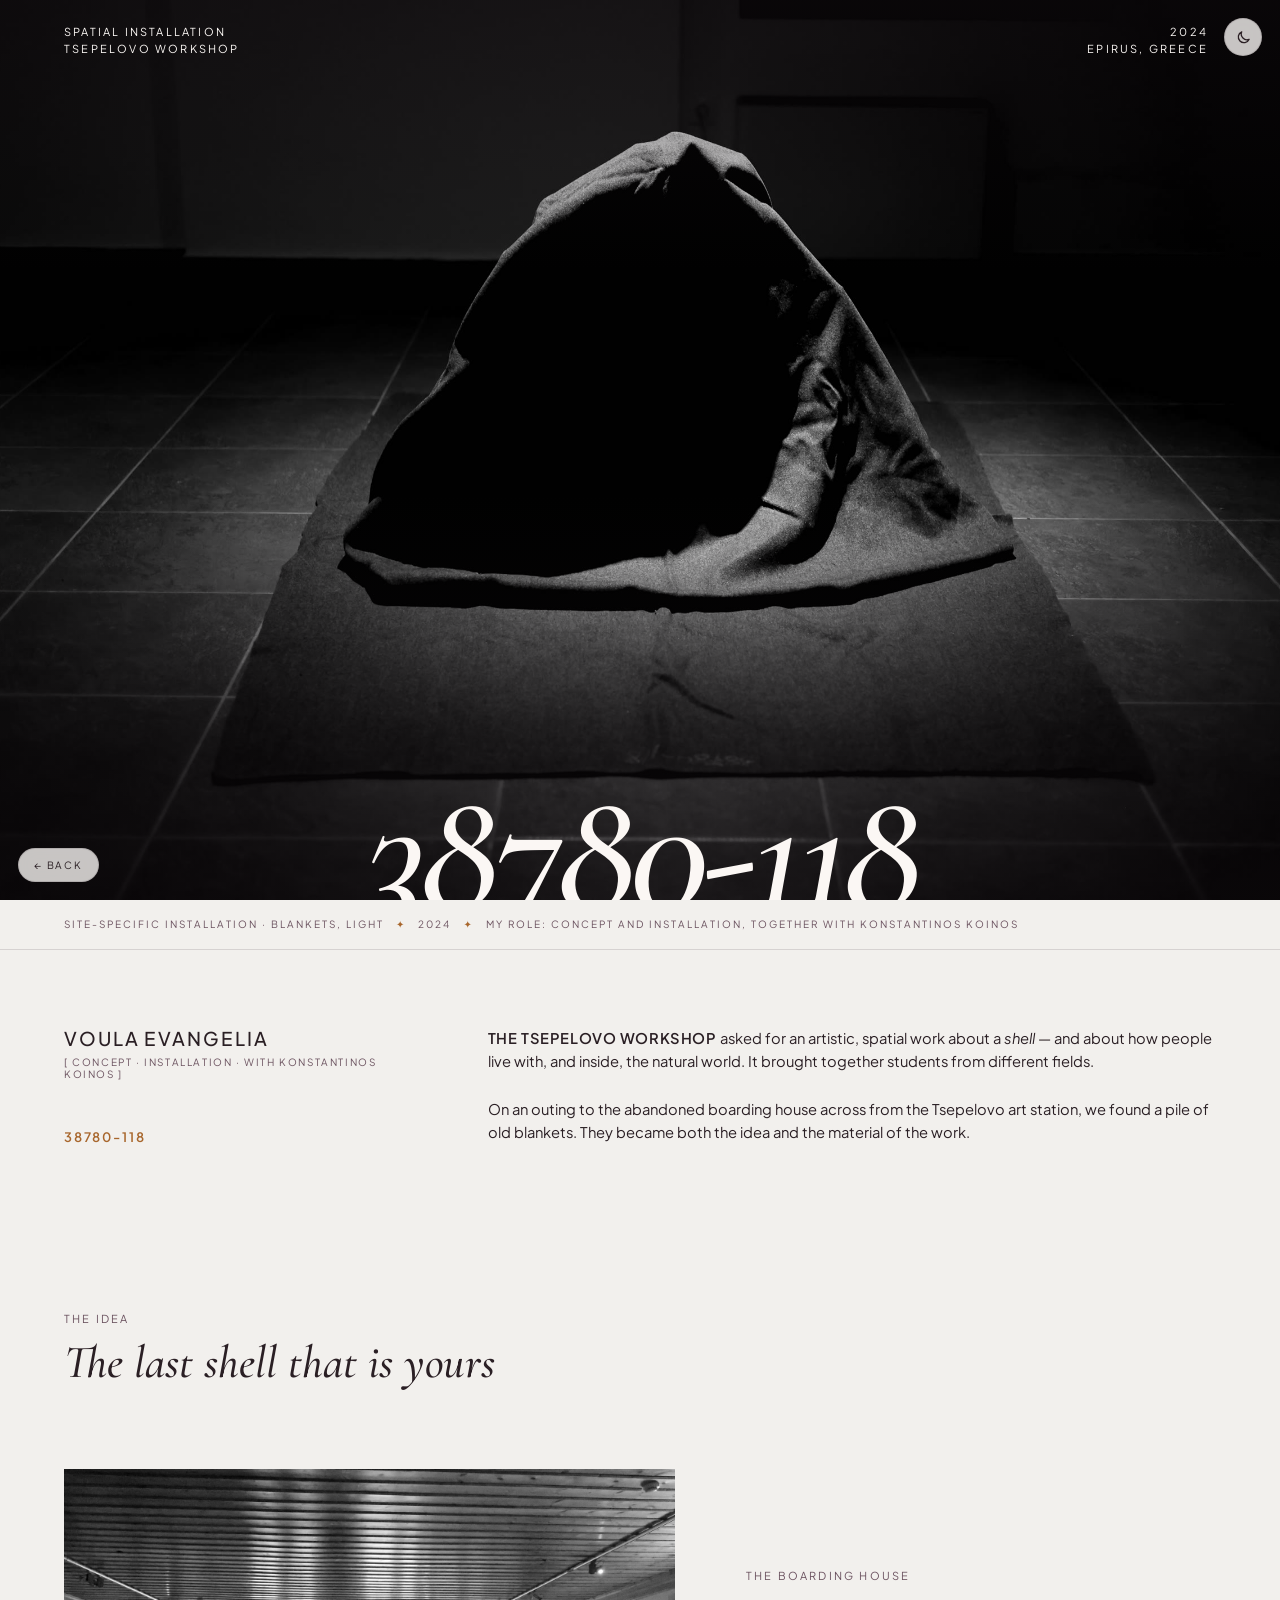
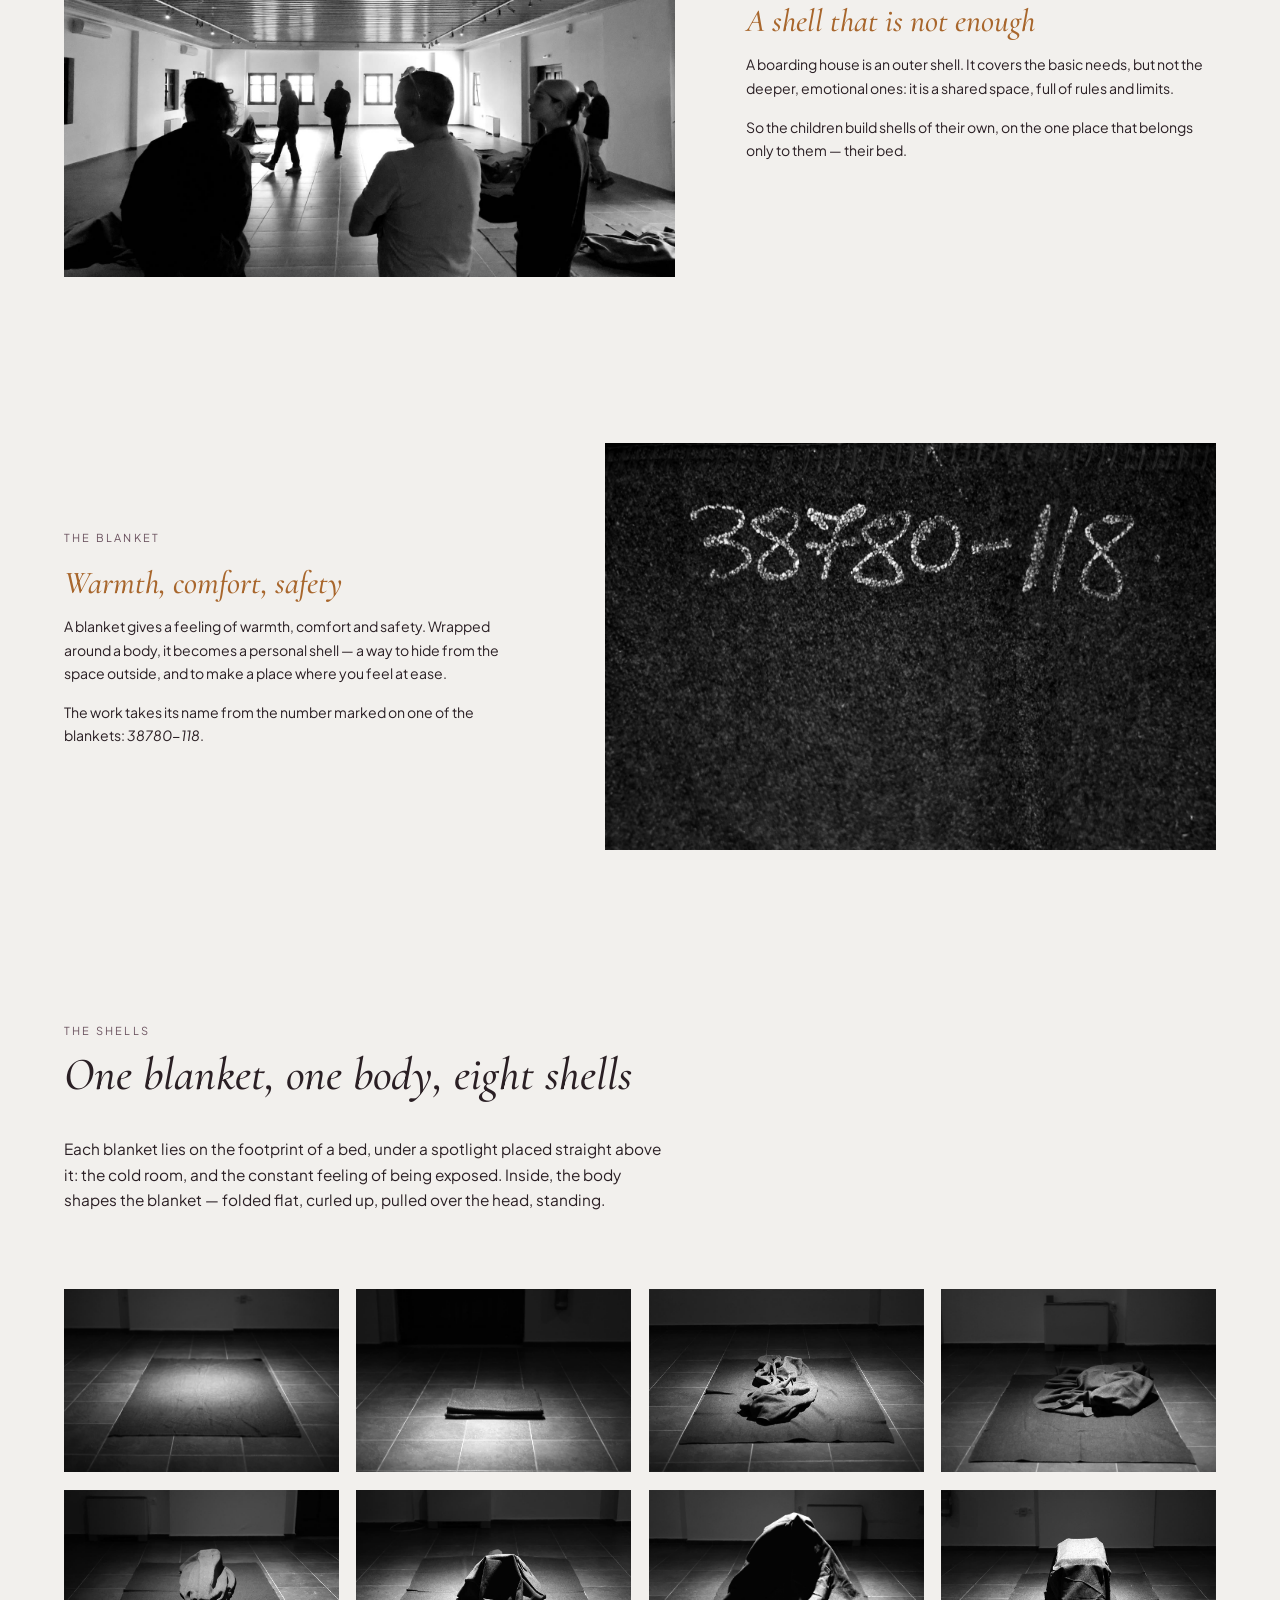
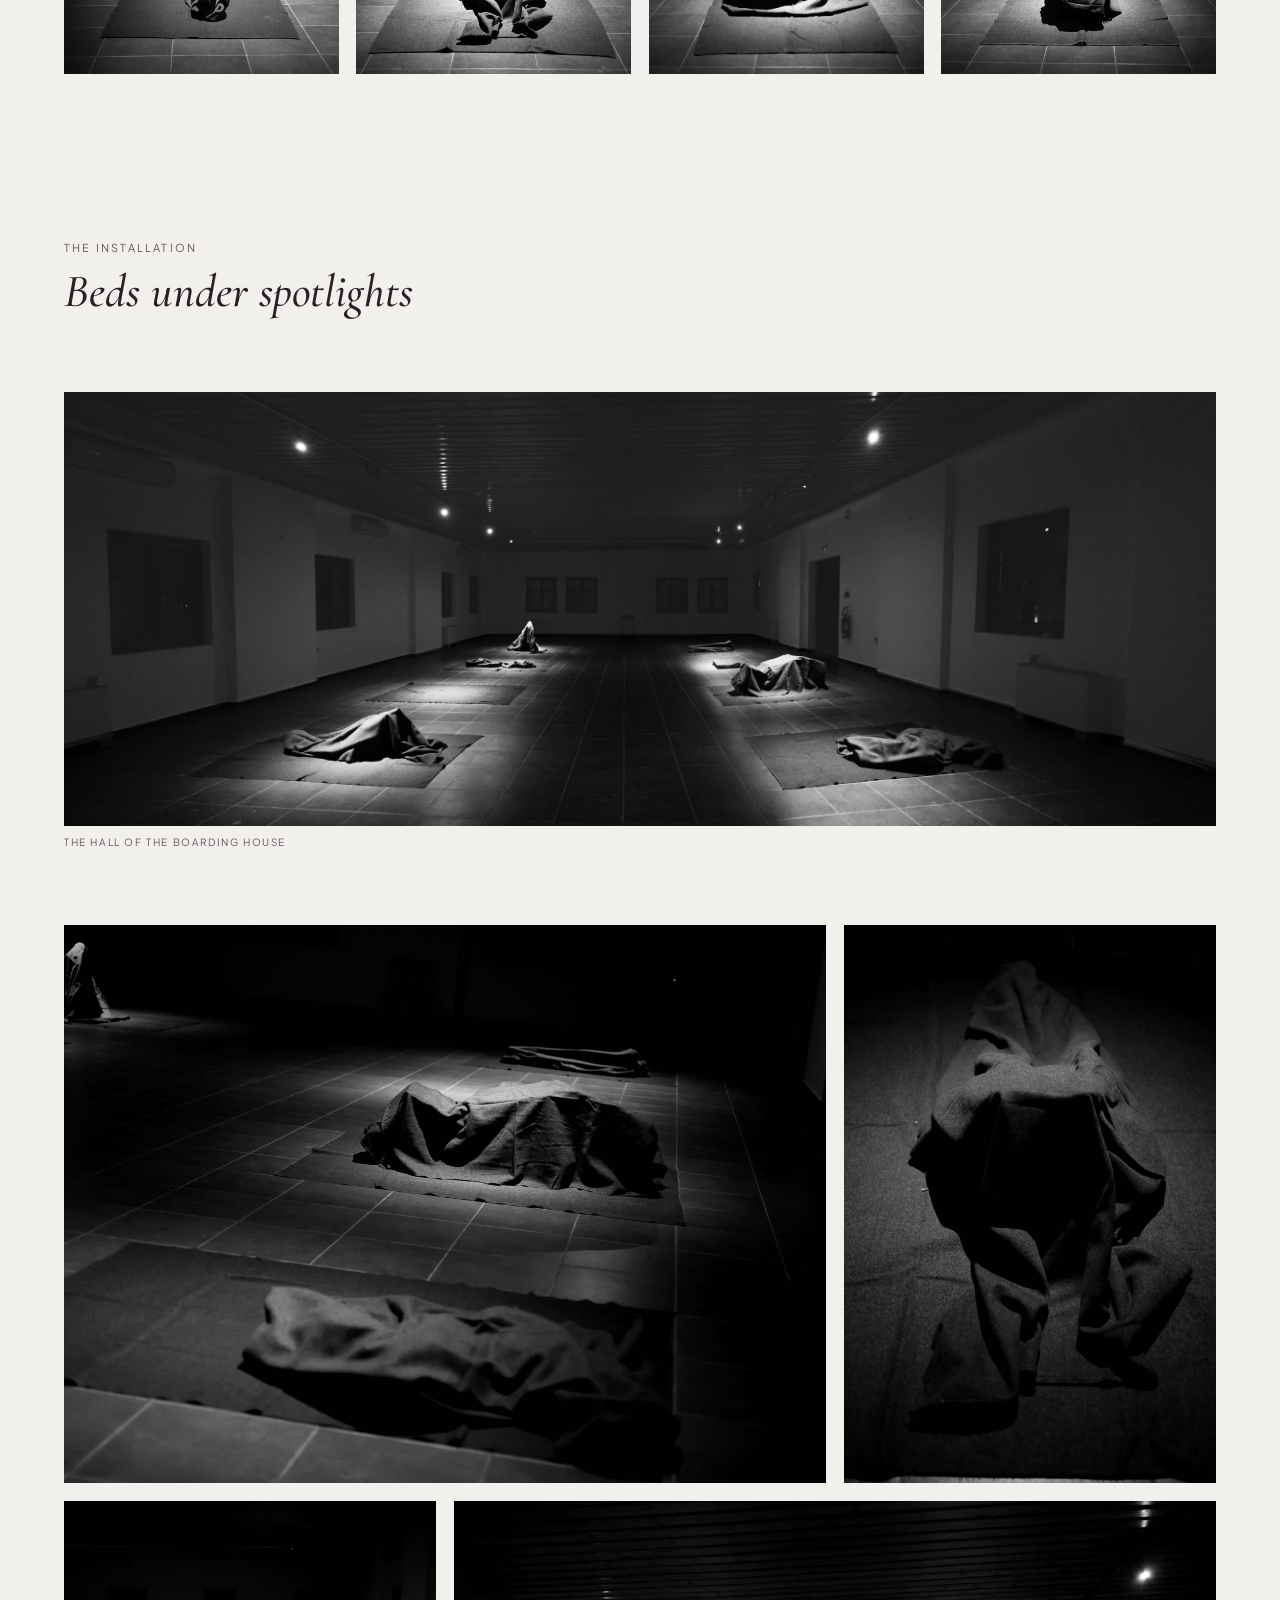
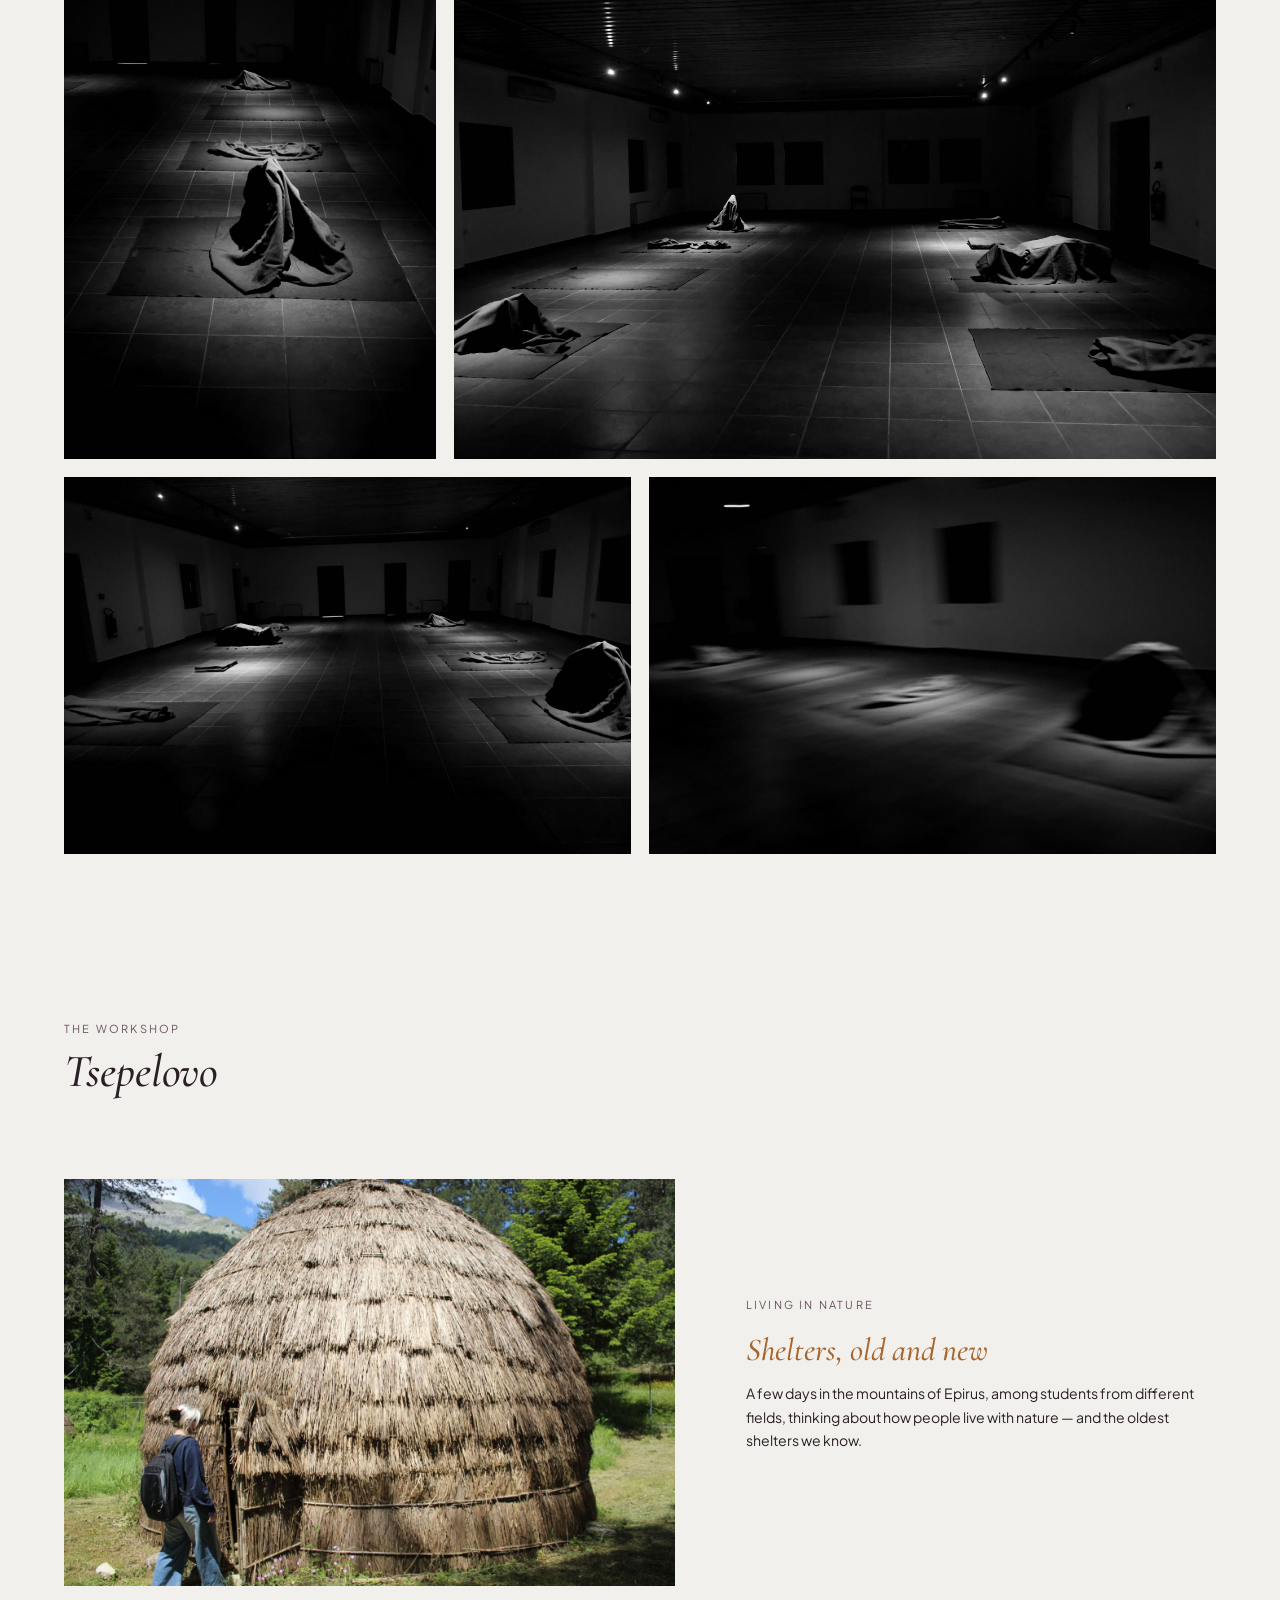
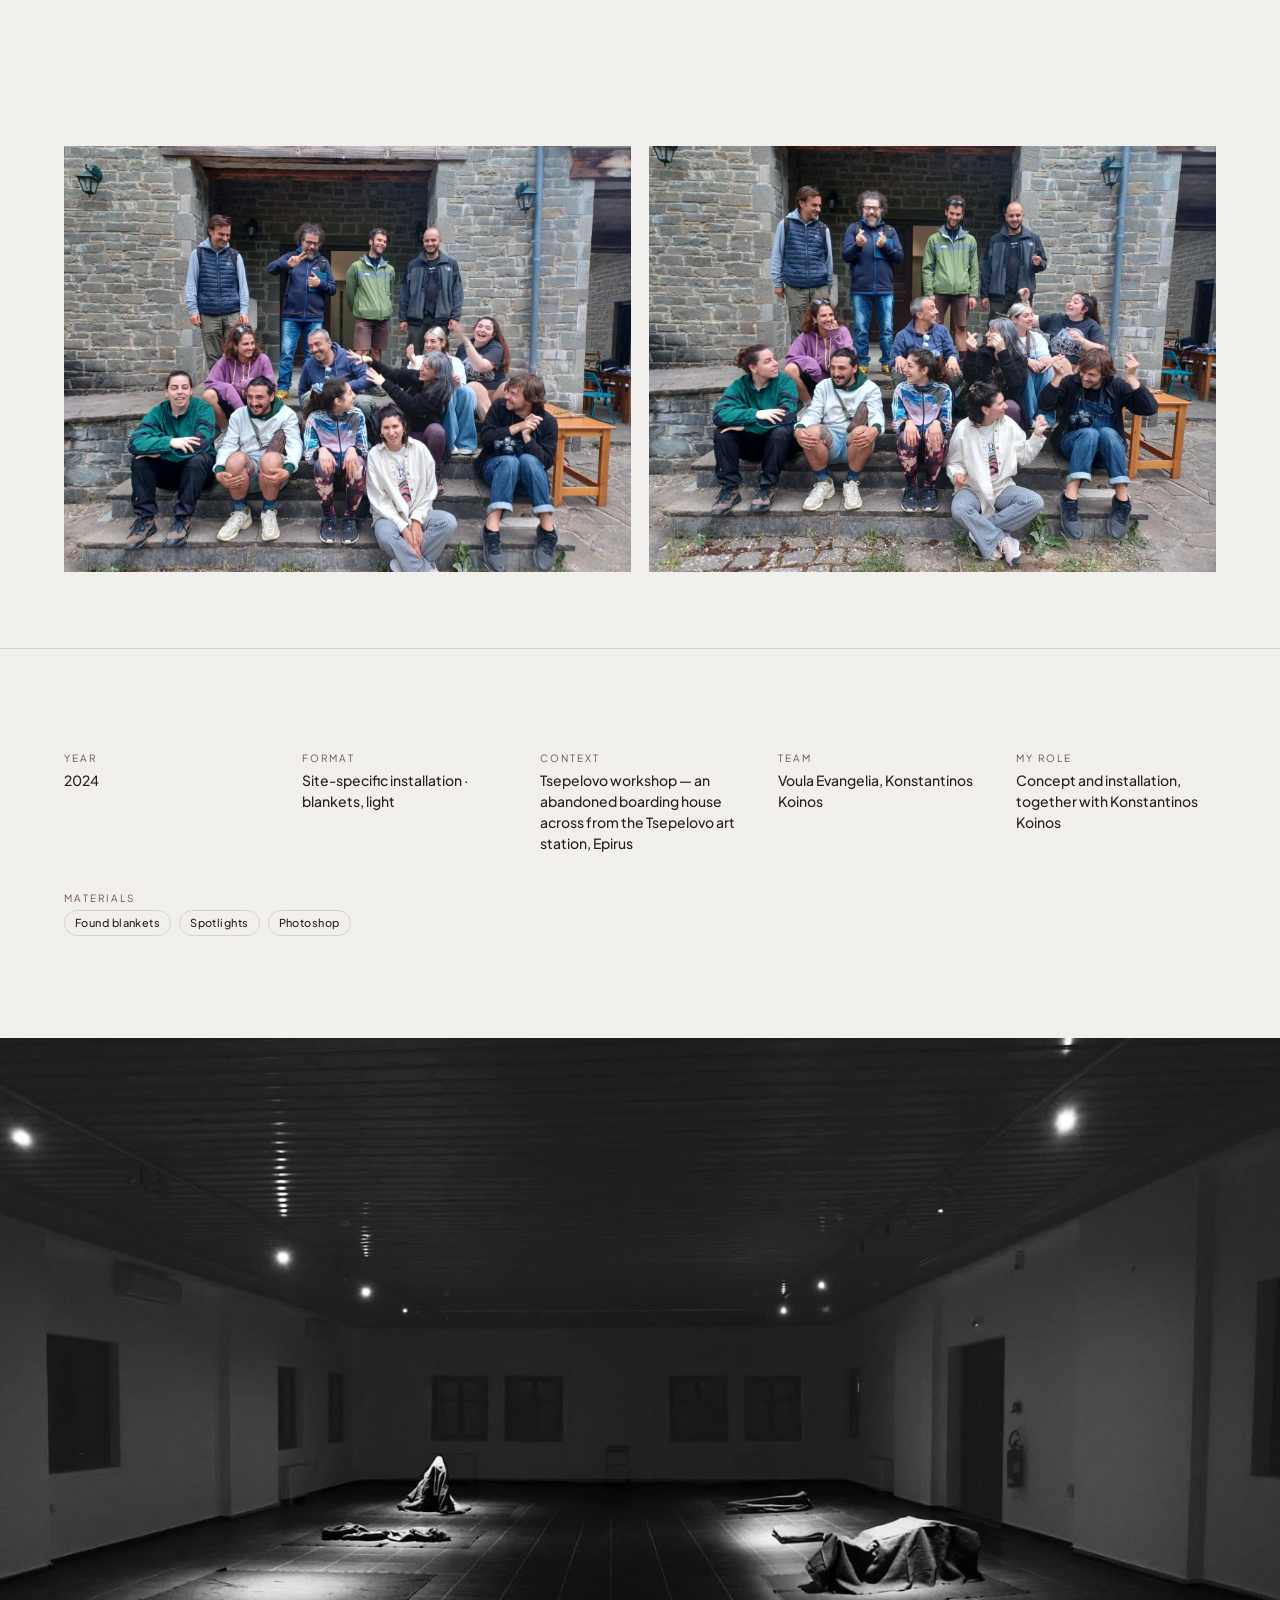
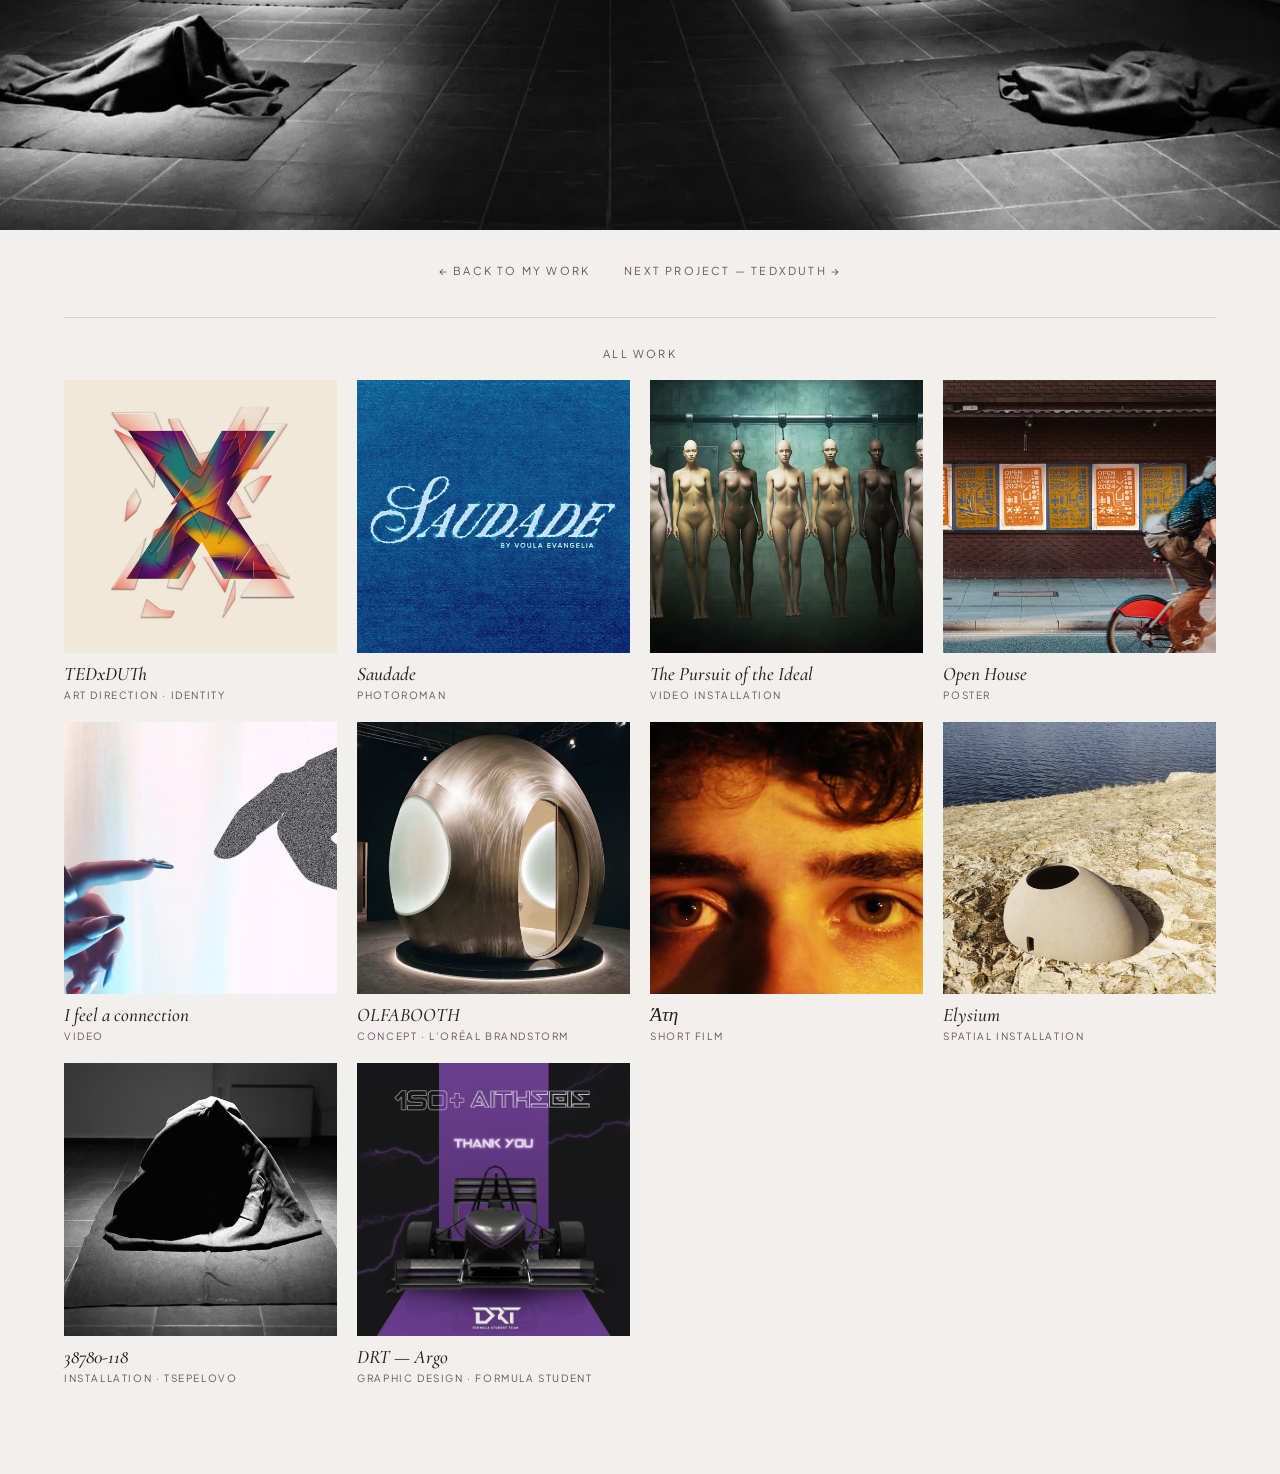
<file: work/38780-118/index.html>
<!doctype html>
<html lang="en">
<head>
<meta charset="utf-8">
<meta name="viewport" content="width=device-width,initial-scale=1">
<title>38780-118 — Voula Evangelia</title>
<meta name="description" content="38780-118 — an installation of blankets in an abandoned boarding house, made at the Tsepelovo workshop by Voula Evangelia and Konstantinos Koinos. The blanket as the last shell a child can call their own.">
<meta property="og:title" content="38780-118 — Voula Evangelia">
<meta property="og:description" content="A blanket, a body, a bed under a spotlight: the last shell that is entirely yours.">
<meta property="og:image" content="img/hero.jpg">
<meta name="theme-color" content="#f2f0ed">
<script>document.documentElement.classList.add('js'); try { if (localStorage.getItem('pf-theme') === 'dark') document.documentElement.dataset.theme = 'dark'; } catch (e) {}</script>
<link rel="preconnect" href="https://fonts.googleapis.com">
<link rel="preconnect" href="https://fonts.gstatic.com" crossorigin>
<link href="https://fonts.googleapis.com/css2?family=Cormorant+Garamond:ital,wght@0,400;0,500;1,400;1,500&family=DM+Mono:wght@400&family=Plus+Jakarta+Sans:wght@400;500;600&display=swap" rel="stylesheet">
<link rel="preload" as="image" href="img/hero.jpg">
<link rel="stylesheet" href="../project.css">
<style>
  /* 38780-118: the warm, low light of the boarding house is the accent */
  :root { --accent:#a8662c; --title-size:clamp(70px,14vw,300px); --title-size-m:17vw; }
  :root[data-theme="dark"] { --accent:#e0a064; }
  .grid .tall { aspect-ratio:2/3; }
  .grid .forms figure { margin:0; }
  .wide { padding:clamp(40px,6vw,90px) var(--pad) 0; margin:0; }
  .wide img { width:100%; display:block; }
  .wide figcaption { margin-top:10px; font-size:10px; letter-spacing:.16em; text-transform:uppercase; color:var(--muted); }
</style>
</head>
<body>

<a class="back" href="../../#work" aria-label="Back to the portfolio">← back</a>

<header class="hero">
  <img src="img/hero.jpg" alt="Black and white: a grey blanket rises into a hooded, tent-like shape on a mattress-sized rectangle, lit from above in a dark, tiled room.">
  <div class="meta l caps">spatial installation<br>tsepelovo workshop</div>
  <div class="meta r caps">2024<br>epirus, greece</div>
  <h1>38780-118</h1>
</header>

<section class="band">
  <div class="who rv">
    <b>Voula Evangelia</b>
    <span class="role">[ concept · installation · with konstantinos koinos ]</span>
    <span class="name">38780-118</span>
  </div>
  <div class="txt rv">
    <!-- translated from the project text — please review -->
    <p><b>THE TSEPELOVO WORKSHOP</b> asked for an artistic, spatial work about a <i>shell</i> — and about how people live with, and inside, the natural world. It brought together students from different fields.</p>
    <p>On an outing to the abandoned boarding house across from the Tsepelovo art station, we found a pile of old blankets. They became both the idea and the material of the work.</p>
  </div>
</section>

<header class="sec">
  <p class="caps">the idea</p>
  <h2 class="rv">The last shell that is yours</h2>
</header>

<div class="row">
  <figure class="rv"><img src="img/room-day.jpg" loading="lazy" alt="Daylight inside the empty boarding house: a long room with a wooden ceiling and rows of windows; workshop members stand talking."></figure>
  <div class="txt rv">
    <span class="n caps">the boarding house</span>
    <h3>A shell that is not enough</h3>
    <p>A boarding house is an outer shell. It covers the basic needs, but not the deeper, emotional ones: it is a shared space, full of rules and limits.</p>
    <p>So the children build shells of their own, on the one place that belongs only to them — their bed.</p>
  </div>
</div>

<div class="row flip">
  <figure class="rv"><img src="img/number.jpg" loading="lazy" alt="Close-up of grey wool: the number 38780-118 written by hand on the blanket."></figure>
  <div class="txt rv">
    <span class="n caps">the blanket</span>
    <h3>Warmth, comfort, safety</h3>
    <p>A blanket gives a feeling of warmth, comfort and safety. Wrapped around a body, it becomes a personal shell — a way to hide from the space outside, and to make a place where you feel at ease.</p>
    <p>The work takes its name from the number marked on one of the blankets: <i>38780-118</i>.</p>
  </div>
</div>

<header class="sec">
  <p class="caps">the shells</p>
  <h2 class="rv">One blanket, one body, eight shells</h2>
</header>

<p class="lede rv" style="padding:clamp(24px,3vw,40px) var(--pad) 0; margin:0; font:400 clamp(15px,1.2vw,17px)/1.65 var(--sans); max-width:66ch;">Each blanket lies on the footprint of a bed, under a spotlight placed straight above it: the cold room, and the constant feeling of being exposed. Inside, the body shapes the blanket — folded flat, curled up, pulled over the head, standing.</p>

<section class="grid" aria-label="The eight shells, black and white">
  <figure class="w3 rv"><img src="img/form-7.jpg" loading="lazy" alt="An empty, flat grey blanket under the spotlight."></figure>
  <figure class="w3 rv"><img src="img/form-3.jpg" loading="lazy" alt="A blanket folded into a narrow strip in the middle of the rectangle of light."></figure>
  <figure class="w3 rv"><img src="img/form-1.jpg" loading="lazy" alt="A crumpled blanket, gathered in the centre of its bed."></figure>
  <figure class="w3 rv"><img src="img/form-8.jpg" loading="lazy" alt="A blanket lying in a long, low curl, like a body asleep."></figure>
  <figure class="w3 rv"><img src="img/form-5.jpg" loading="lazy" alt="A blanket drawn up into a small, upright bundle."></figure>
  <figure class="w3 rv"><img src="img/form-6.jpg" loading="lazy" alt="A blanket hunched like a seated figure, knees drawn up."></figure>
  <figure class="w3 rv"><img src="img/form-2.jpg" loading="lazy" alt="A blanket raised into a hooded, tent-like shape."></figure>
  <figure class="w3 rv"><img src="img/form-4.jpg" loading="lazy" alt="A blanket draped over an upright form, like a standing box."></figure>
</section>

<header class="sec">
  <p class="caps">the installation</p>
  <h2 class="rv">Beds under spotlights</h2>
</header>

<figure class="wide rv"><img src="img/panorama.jpg" loading="lazy" alt="Black and white panorama of the long hall: the blankets lie in rows on the floor, each in its own pool of light."><figcaption>the hall of the boarding house</figcaption></figure>

<section class="grid" aria-label="The installation in its warm light">
  <figure class="w8 rv"><img src="img/room-1.jpg" loading="lazy" alt="In warm, low light, blankets lie on rectangles across the tiled floor, a hooded one in the distance."></figure>
  <figure class="w4 tall rv"><img src="img/bed-1.jpg" loading="lazy" alt="Vertical view: a blanket hunched like a seated figure on its bed of light."></figure>
  <figure class="w4 tall rv"><img src="img/bed-2.jpg" loading="lazy" alt="Vertical view down the room towards a standing, draped blanket."></figure>
  <figure class="w8 rv"><img src="img/room-2.jpg" loading="lazy" alt="Wide view of the hall with its wooden ceiling; the blankets lie in a loose grid, each one lit from above."></figure>
  <figure class="w6 rv"><img src="img/room-3.jpg" loading="lazy" alt="The hall from a low angle, a hooded blanket close to the camera on the right."></figure>
  <figure class="w6 rv"><img src="img/room-4.jpg" loading="lazy" alt="Low view across the floor: blankets as small dark islands in pools of warm light."></figure>
</section>

<header class="sec">
  <p class="caps">the workshop</p>
  <h2 class="rv">Tsepelovo</h2>
</header>

<div class="row">
  <figure class="rv"><img src="img/huts.jpg" loading="lazy" alt="A tall, dome-shaped straw hut in a meadow, pine trees and a mountain behind; a workshop member with a backpack walks up to its low door."></figure>
  <div class="txt rv">
    <span class="n caps">living in nature</span>
    <h3>Shelters, old and new</h3>
    <p>A few days in the mountains of Epirus, among students from different fields, thinking about how people live with nature — and the oldest shelters we know.</p>
  </div>
</div>

<section class="grid" aria-label="The workshop">
  <figure class="w6 rv"><img src="img/group-2.jpg" loading="lazy" alt="The workshop group smiling on the stone steps of a building."></figure>
  <figure class="w6 rv"><img src="img/group.jpg" loading="lazy" alt="Group photo of the workshop on the stone steps of a building."></figure>
</section>

<section class="notes">
  <dl class="facts">
    <div><dt>Year</dt><dd>2024</dd></div>
    <div><dt>Format</dt><dd>Site-specific installation · blankets, light</dd></div>
    <div><dt>Context</dt><dd>Tsepelovo workshop — an abandoned boarding house across from the Tsepelovo art station, Epirus</dd></div>
    <div><dt>Team</dt><dd>Voula Evangelia, Konstantinos Koinos</dd></div>
    <div><dt>My role</dt><dd>Concept and installation, together with Konstantinos Koinos</dd></div>
    <div class="tools"><dt>Materials</dt><dd><span>Found blankets</span><span>Spotlights</span><span>Photoshop</span></dd></div>
  </dl>
</section>

<footer class="end">
  <img src="img/panorama.jpg" loading="lazy" alt="">
  <div class="links">
    <a href="../../#work">← back to my work</a>
    <a class="next" href="../tedx-duth/" data-file="tedx_duth.pdf" data-img="tedx-duth">next project — TEDxDUTh →</a>
  </div>
</footer>

<script src="../project.js" defer></script>
</body>
</html>
</file>
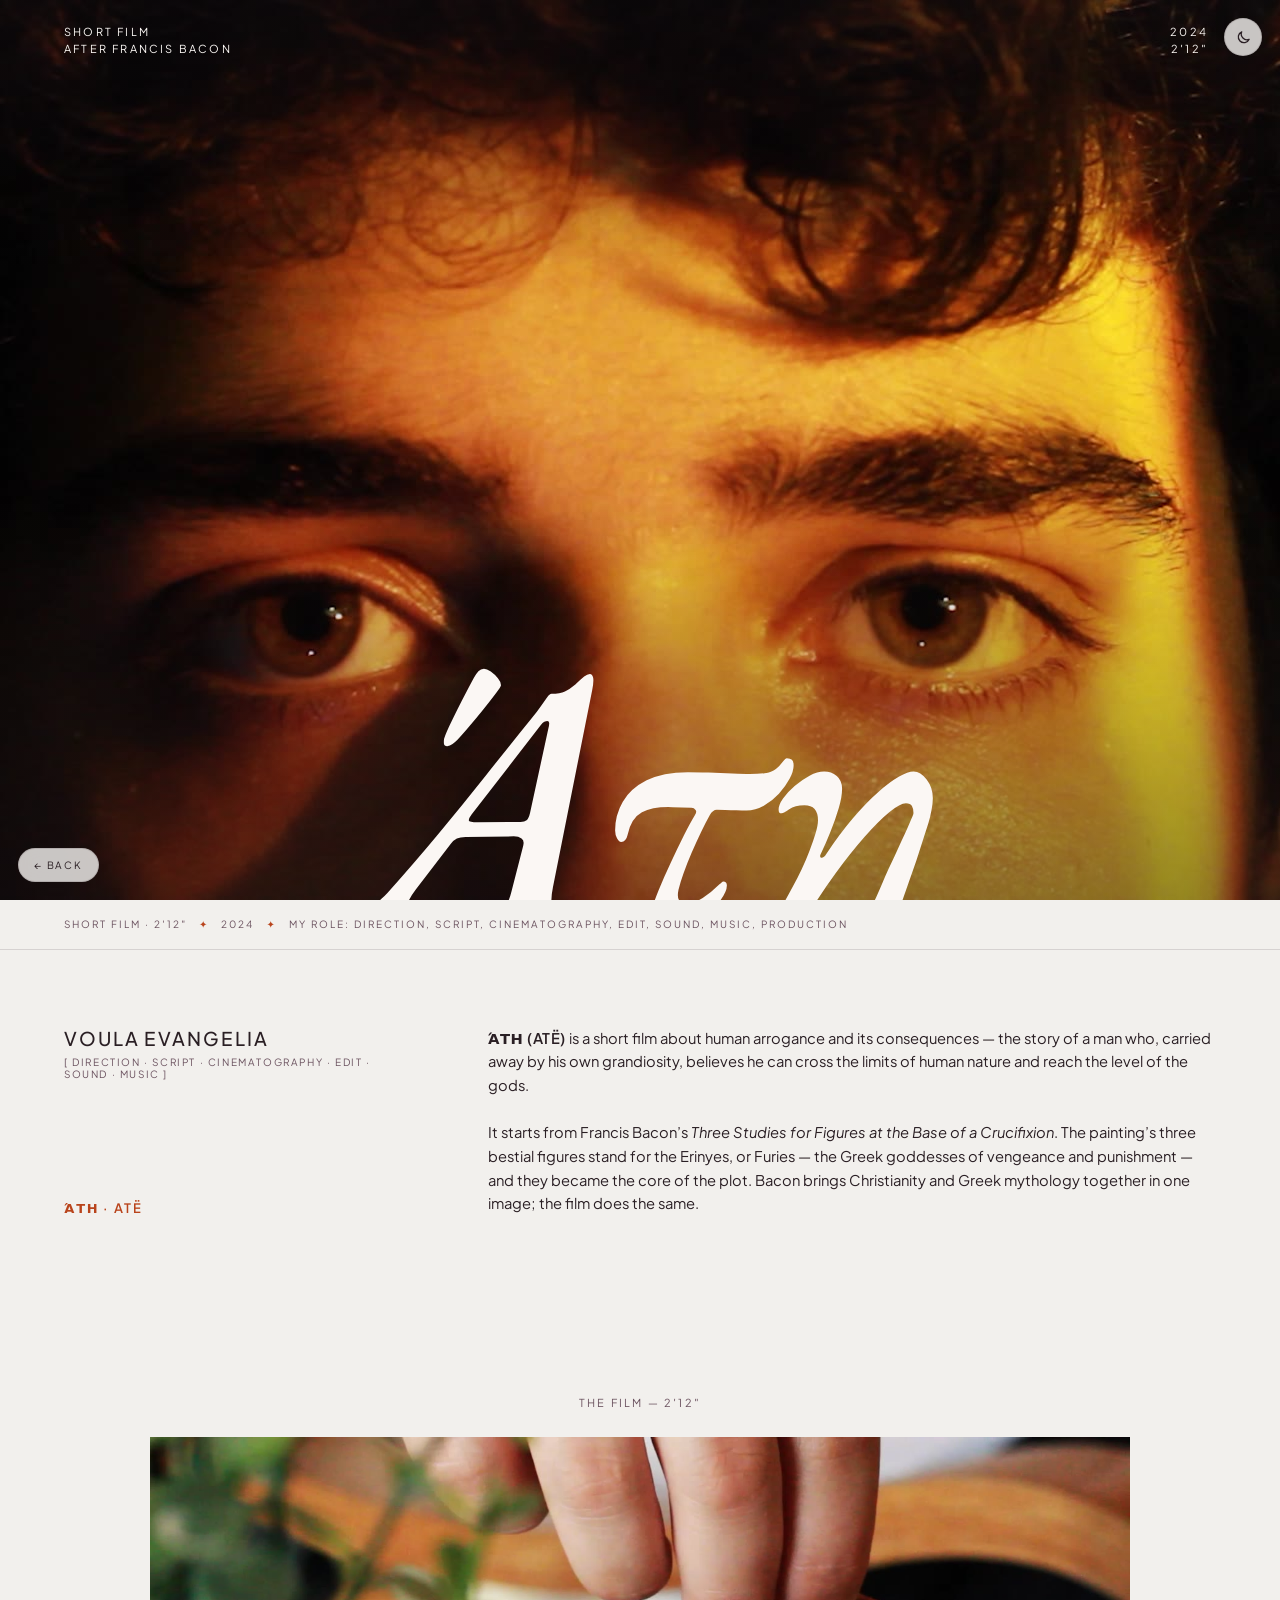
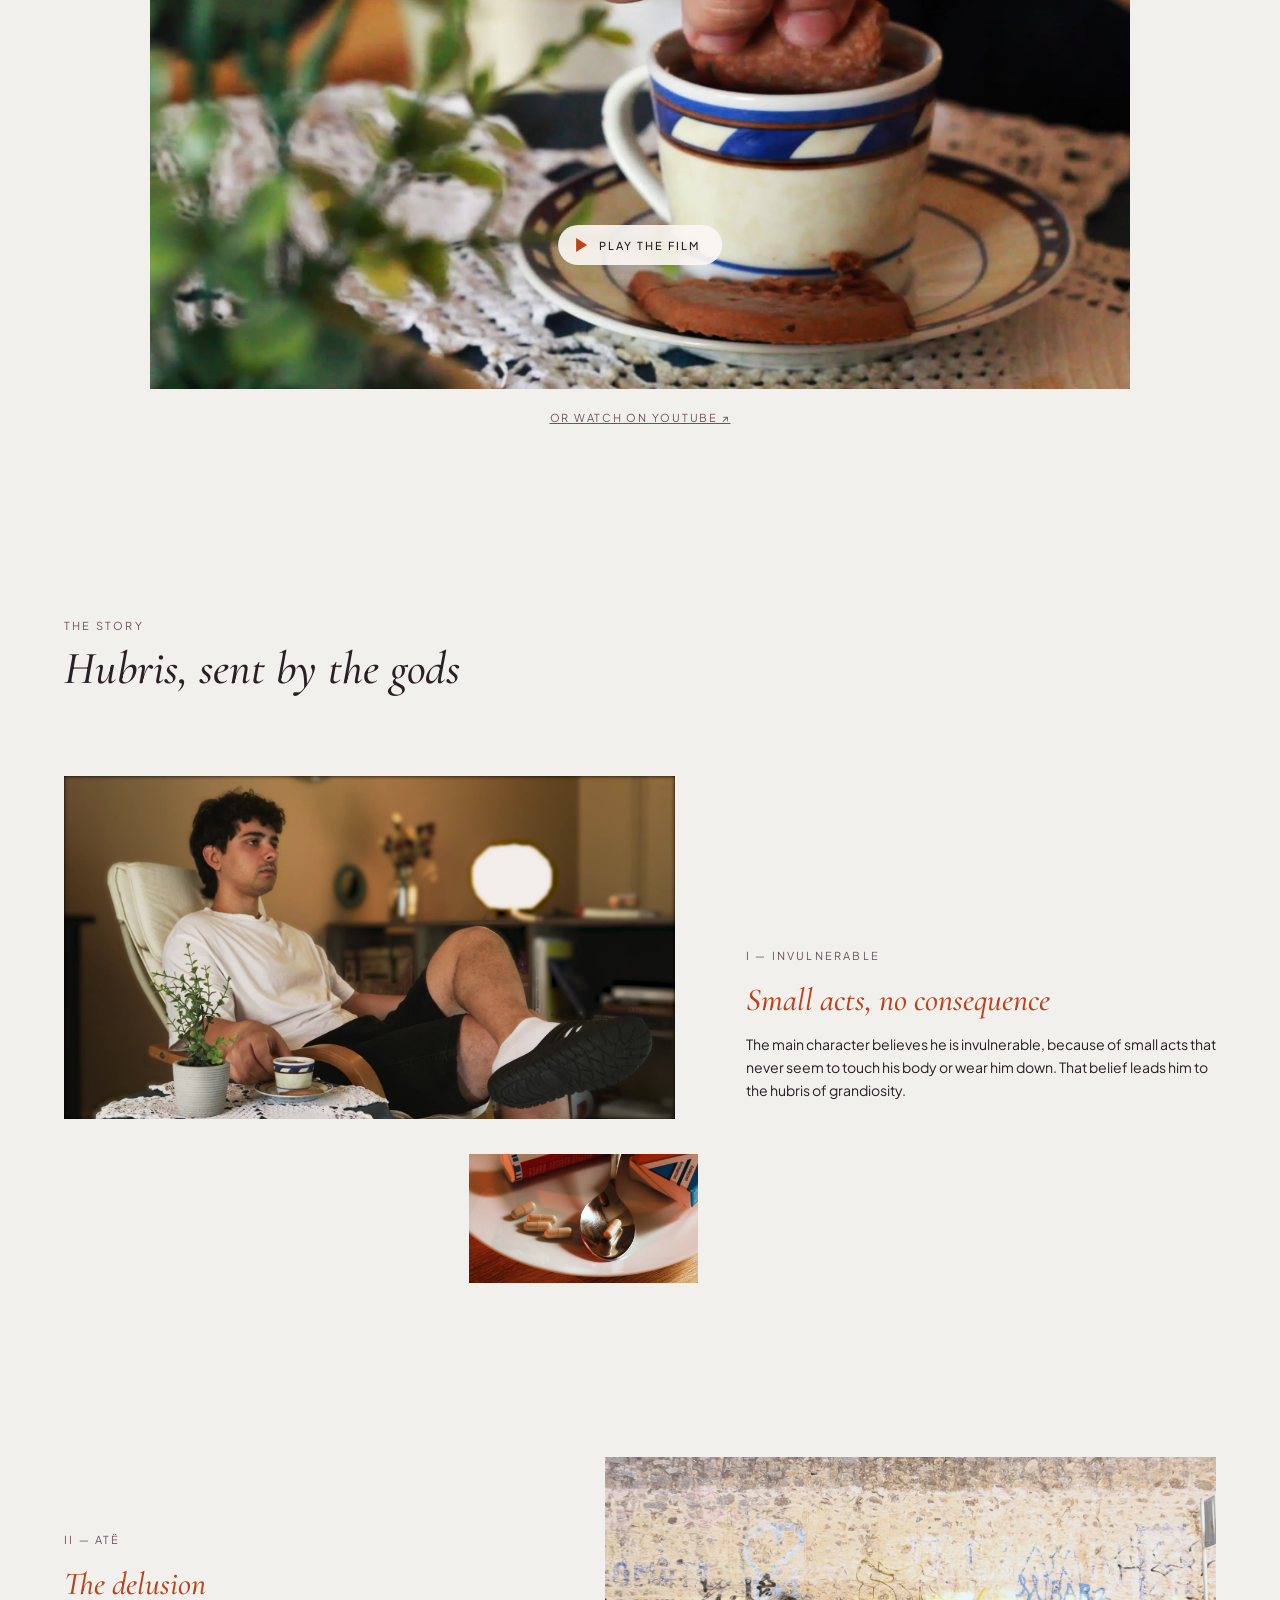
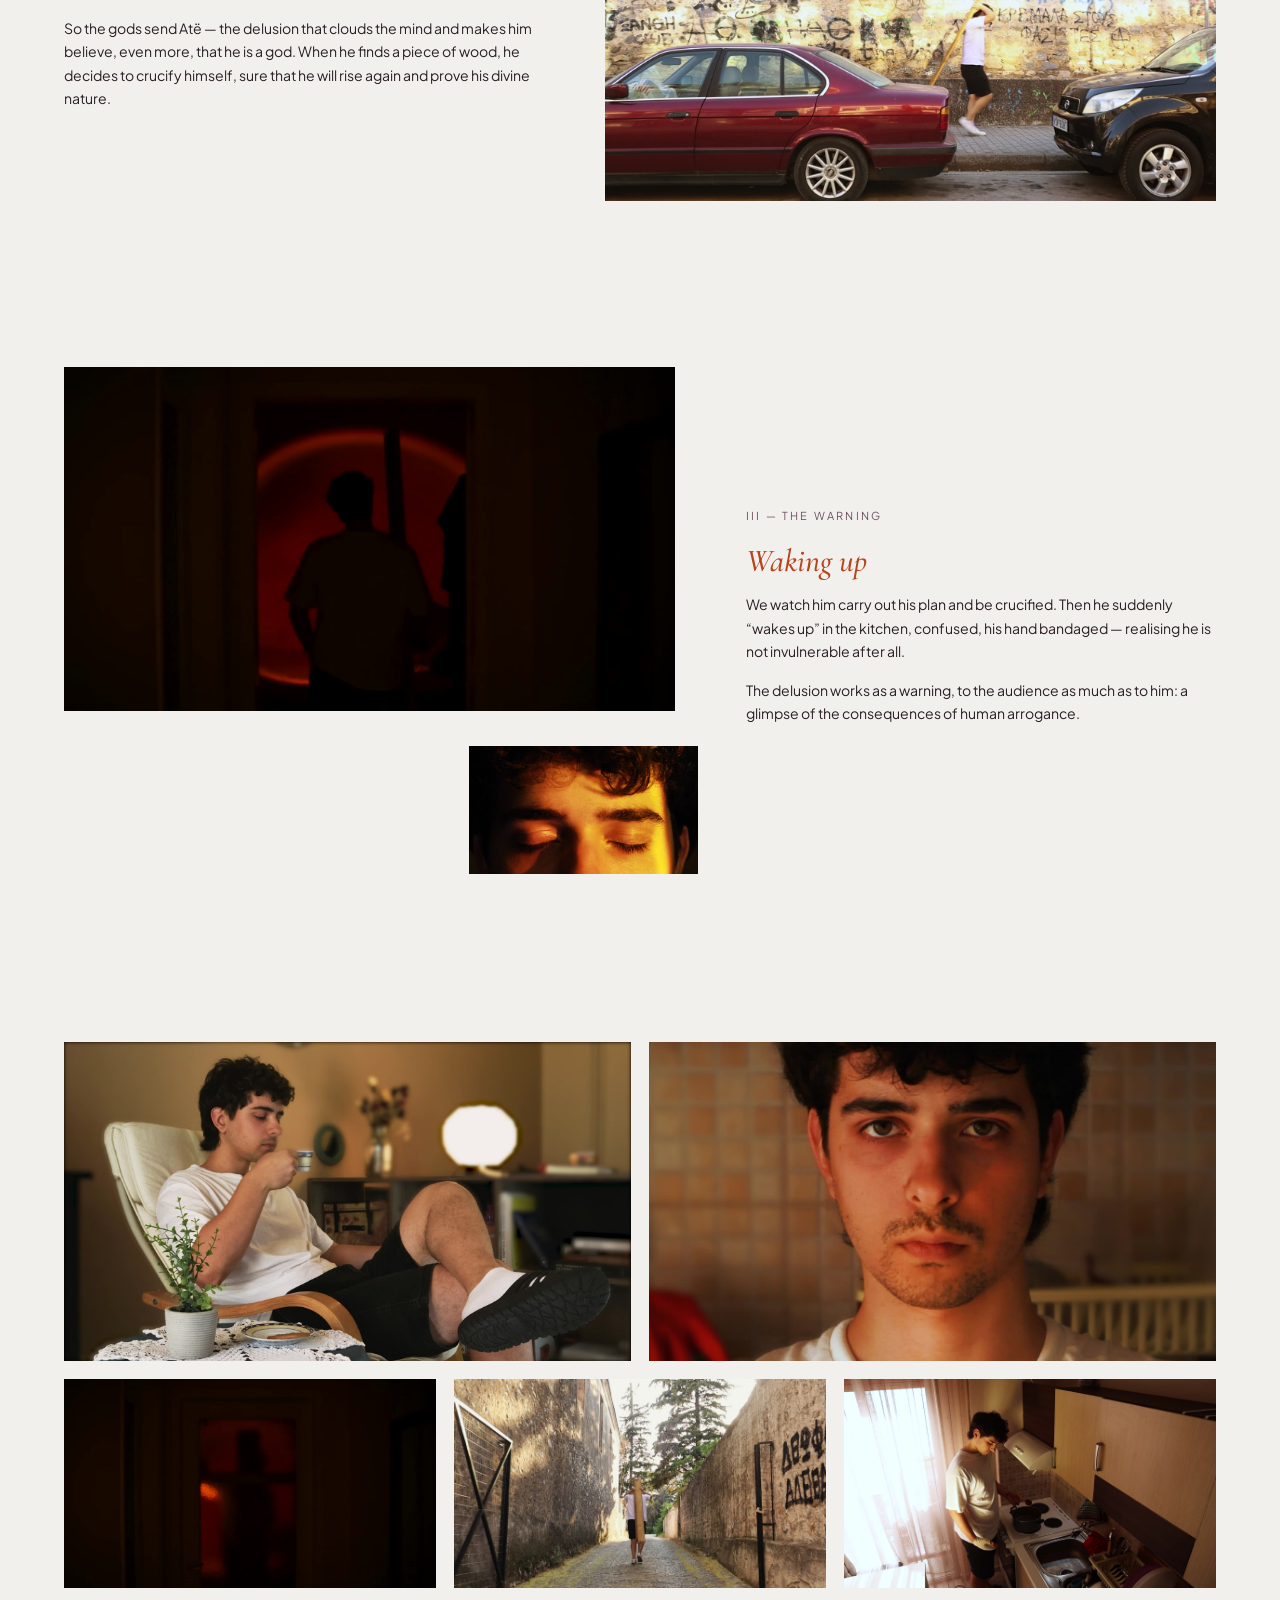
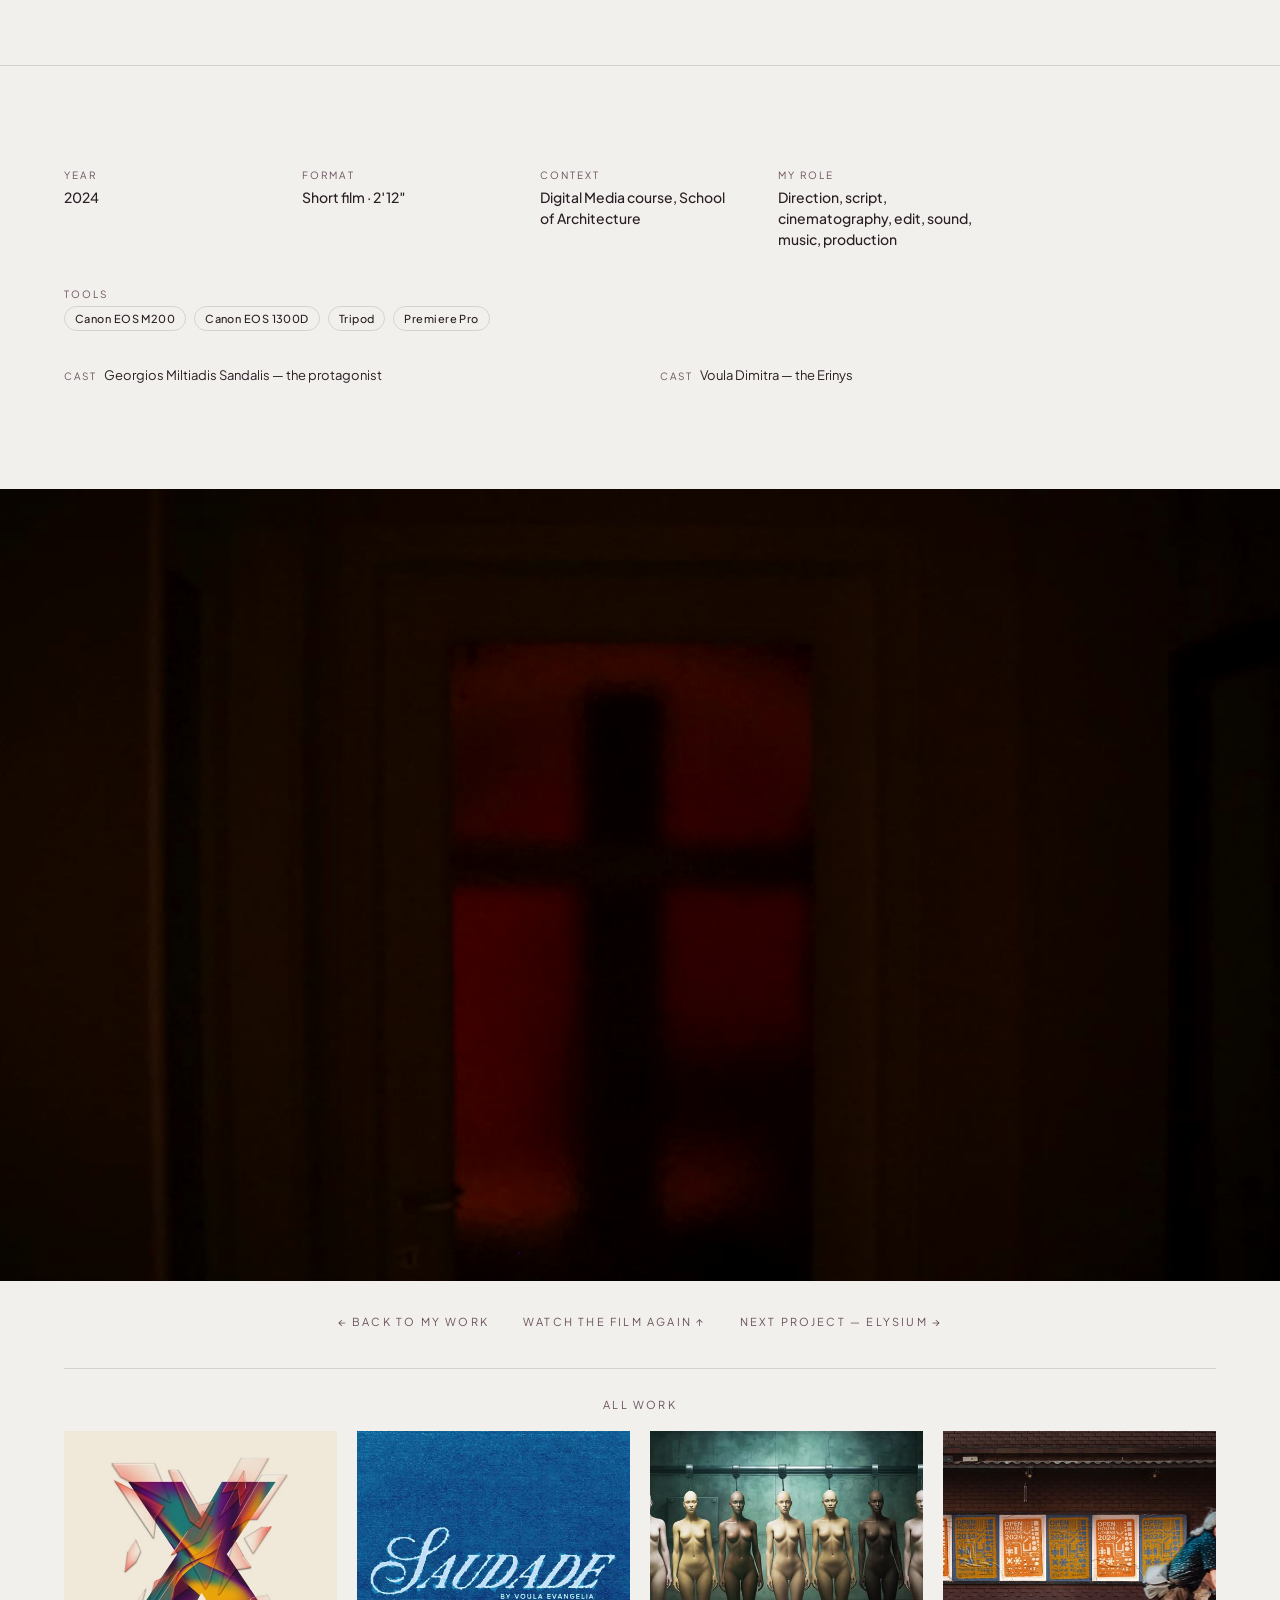
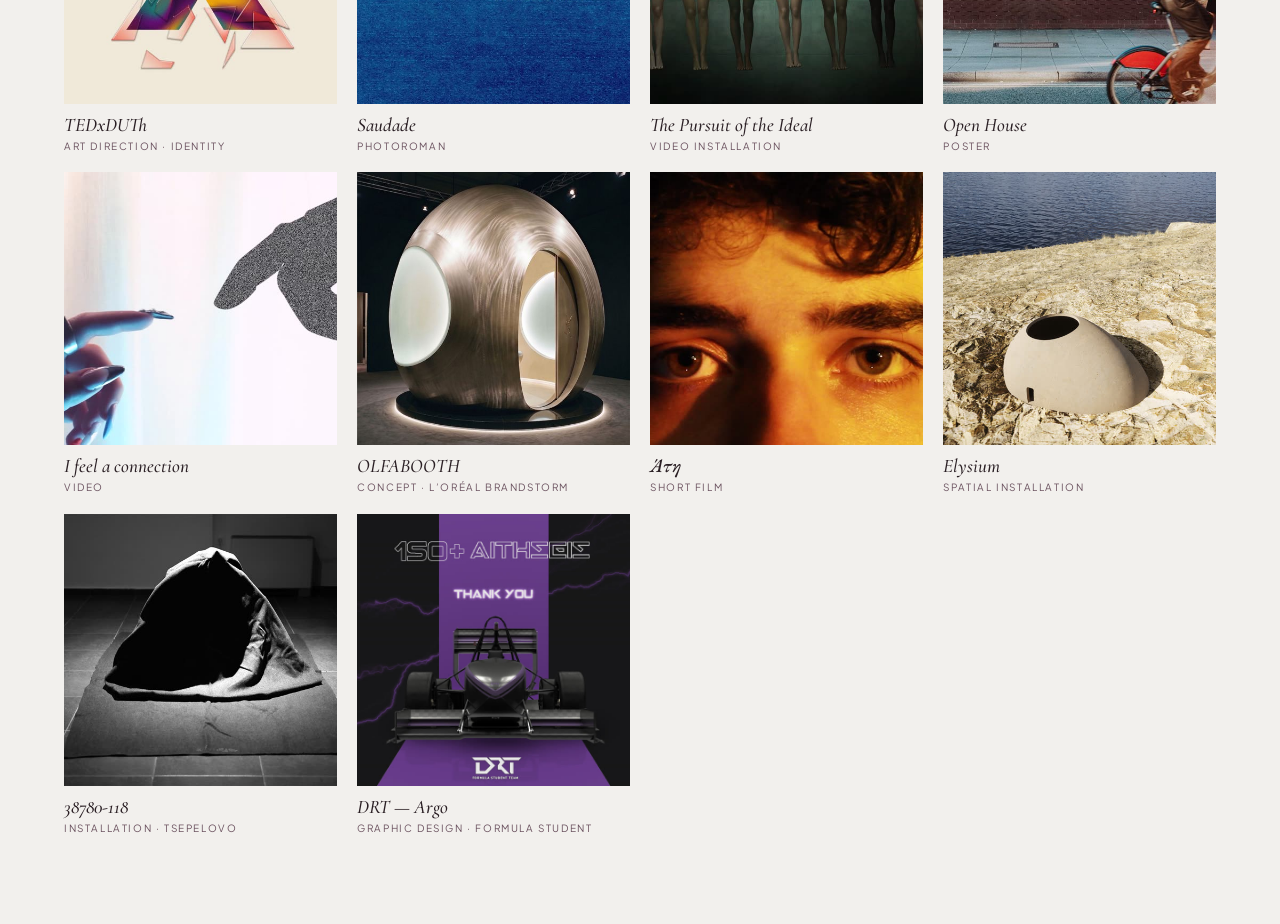
<file: work/ate/index.html>
<!doctype html>
<html lang="en">
<head>
<meta charset="utf-8">
<meta name="viewport" content="width=device-width,initial-scale=1">
<title>Άτη (Atë) — Voula Evangelia</title>
<meta name="description" content="Άτη (Atë) — a short film by Voula Evangelia on human hubris, after Francis Bacon’s ‘Three Studies for Figures at the Base of a Crucifixion’.">
<meta property="og:title" content="Άτη (Atë) — Voula Evangelia">
<meta property="og:description" content="A short film on hubris: a man who believes he is a god, haunted by the Furies.">
<meta property="og:image" content="img/eyes.jpg">
<meta name="theme-color" content="#f2f0ed">
<script>document.documentElement.classList.add('js'); try { if (localStorage.getItem('pf-theme') === 'dark') document.documentElement.dataset.theme = 'dark'; } catch (e) {}</script>
<link rel="preconnect" href="https://fonts.googleapis.com">
<link rel="preconnect" href="https://fonts.gstatic.com" crossorigin>
<link href="https://fonts.googleapis.com/css2?family=Cormorant+Garamond:ital,wght@0,400;0,500;1,400;1,500&family=DM+Mono:wght@400&family=EB+Garamond:ital,wght@0,400;1,400;1,500&family=Plus+Jakarta+Sans:wght@400;500;600&display=swap" rel="stylesheet">
<link rel="preload" as="image" href="img/eyes.jpg">
<link rel="stylesheet" href="../project.css">
<style>
  /* Άτη: the ember red of the crucifixion scene is the accent; the Greek title is set in EB Garamond, which has Greek glyphs */
  :root { --accent:#b9441c; --title-size:clamp(110px,30vw,520px); --title-size-m:44vw; }
  :root[data-theme="dark"] { --accent:#f0874f; }
  .hero h1 { font-family:"EB Garamond","Cormorant Garamond",Georgia,serif; }
  .credits { margin:0; display:grid; grid-template-columns:repeat(auto-fit,minmax(220px,1fr)); gap:6px 40px; font-size:13px; line-height:1.6; }
  .credits span { color:var(--muted); font-size:10px; letter-spacing:.16em; text-transform:uppercase; margin-right:8px; }
</style>
</head>
<body>

<a class="back" href="../../#work" aria-label="Back to the portfolio">← back</a>

<header class="hero">
  <img src="img/eyes.jpg" alt="Extreme close-up of a young man’s eyes, half his face in amber light, half in shadow.">
  <div class="meta l caps">short film<br>after francis bacon</div>
  <div class="meta r caps">2024<br>2′12″</div>
  <h1 lang="el">Άτη</h1>
</header>

<section class="band">
  <div class="who rv">
    <b>Voula Evangelia</b>
    <span class="role">[ direction · script · cinematography · edit · sound · music ]</span>
    <span class="name">Άτη · Atë</span>
  </div>
  <div class="txt rv">
    <!-- translated from the project text on the old portfolio — please review -->
    <p><b>ΆΤΗ (ATË)</b> is a short film about human arrogance and its consequences — the story of a man who, carried away by his own grandiosity, believes he can cross the limits of human nature and reach the level of the gods.</p>
    <p>It starts from Francis Bacon’s <i>Three Studies for Figures at the Base of a Crucifixion</i>. The painting’s three bestial figures stand for the Erinyes, or Furies — the Greek goddesses of vengeance and punishment — and they became the core of the plot. Bacon brings Christianity and Greek mythology together in one image; the film does the same.</p>
  </div>
</section>

<section class="film" id="film">
  <p class="caps">the film — 2′12″</p>
  <div class="player rv">
    <button type="button" data-yt="3kD_UxRtypE" data-title="Άτη (Atë) — short film" aria-label="Play the short film Άτη (loads from YouTube)">
      <img src="img/coffee.jpg" loading="lazy" alt="Still: fingers dunking a biscuit into a cup of coffee on a lace tablecloth.">
      <span class="play"><i></i>play the film</span>
    </button>
  </div>
  <a class="yt" href="https://www.youtube.com/watch?v=3kD_UxRtypE" target="_blank" rel="noopener">or watch on YouTube ↗</a>
</section>

<header class="sec">
  <p class="caps">the story</p>
  <h2 class="rv">Hubris, sent by the gods</h2>
</header>

<!-- translated from the project text — please review -->
<div class="row">
  <figure class="duo rv"><img src="img/chair.jpg" loading="lazy" alt="The young man lounging in an armchair, a coffee cup on the table beside him."><img src="img/pills.jpg" loading="lazy" alt="Capsules spilled on a white plate next to a spoon."></figure>
  <div class="txt rv">
    <span class="n caps">i — invulnerable</span>
    <h3>Small acts, no consequence</h3>
    <p>The main character believes he is invulnerable, because of small acts that never seem to touch his body or wear him down. That belief leads him to the hubris of grandiosity.</p>
  </div>
</div>

<div class="row flip">
  <figure class="rv"><img src="img/street.jpg" loading="lazy" alt="A young man carries a long wooden plank along a graffitied wall, between two parked cars."></figure>
  <div class="txt rv">
    <span class="n caps">ii — atë</span>
    <h3>The delusion</h3>
    <p>So the gods send Atë — the delusion that clouds the mind and makes him believe, even more, that he is a god. When he finds a piece of wood, he decides to crucify himself, sure that he will rise again and prove his divine nature.</p>
  </div>
</div>

<div class="row">
  <figure class="duo rv"><img src="img/doorway.jpg" loading="lazy" alt="In a dark room, a figure stands against a red arc of light, a beam upright beside him."><img src="img/eyes-closed.jpg" loading="lazy" alt="The man’s eyes closing in amber light."></figure>
  <div class="txt rv">
    <span class="n caps">iii — the warning</span>
    <h3>Waking up</h3>
    <p>We watch him carry out his plan and be crucified. Then he suddenly “wakes up” in the kitchen, confused, his hand bandaged — realising he is not invulnerable after all.</p>
    <p>The delusion works as a warning, to the audience as much as to him: a glimpse of the consequences of human arrogance.</p>
  </div>
</div>

<section class="grid" aria-label="Stills from the film">
  <figure class="w6 rv"><img src="img/sip.jpg" loading="lazy" alt="Close-up of lips at the rim of a coffee cup."></figure>
  <figure class="w6 rv"><img src="img/stare.jpg" loading="lazy" alt="The man stares straight into the camera."></figure>
  <figure class="w4 rv"><img src="img/erinys.jpg" loading="lazy" alt="In the dark house, the man stands in a red-lit doorway as the Erinys appears from the side, a glow at the edge of the frame."></figure>
  <figure class="w4 rv"><img src="img/alley.jpg" loading="lazy" alt="He walks down a narrow walled alley with the plank on his shoulder."></figure>
  <figure class="w4 rv"><img src="img/kitchen.jpg" loading="lazy" alt="High angle: in a small kitchen by the window, the man looks down at his bandaged hand."></figure>
</section>

<section class="notes">
  <dl class="facts">
    <div><dt>Year</dt><dd>2024</dd></div>
    <div><dt>Format</dt><dd>Short film · 2′12″</dd></div>
    <div><dt>Context</dt><dd>Digital Media course, School of Architecture</dd></div>
    <div><dt>My role</dt><dd>Direction, script, cinematography, edit, sound, music, production</dd></div>
    <div class="tools"><dt>Tools</dt><dd><span>Canon EOS M200</span><span>Canon EOS 1300D</span><span>Tripod</span><span>Premiere Pro</span></dd></div>
  </dl>
  <dl class="credits" style="margin-top:34px">
    <div><span>cast</span>Georgios Miltiadis Sandalis — the protagonist</div>
    <div><span>cast</span>Voula Dimitra — the Erinys</div>
  </dl>
</section>

<footer class="end">
  <img src="img/cross.jpg" loading="lazy" alt="">
  <div class="links">
    <a href="../../#work">← back to my work</a>
    <a href="#film">watch the film again ↑</a>
    <a class="next" href="../elysium/" data-file="elysium.mp4" data-img="elysium">next project — Elysium →</a>
  </div>
</footer>

<script src="../project.js" defer></script>
</body>
</html>
</file>
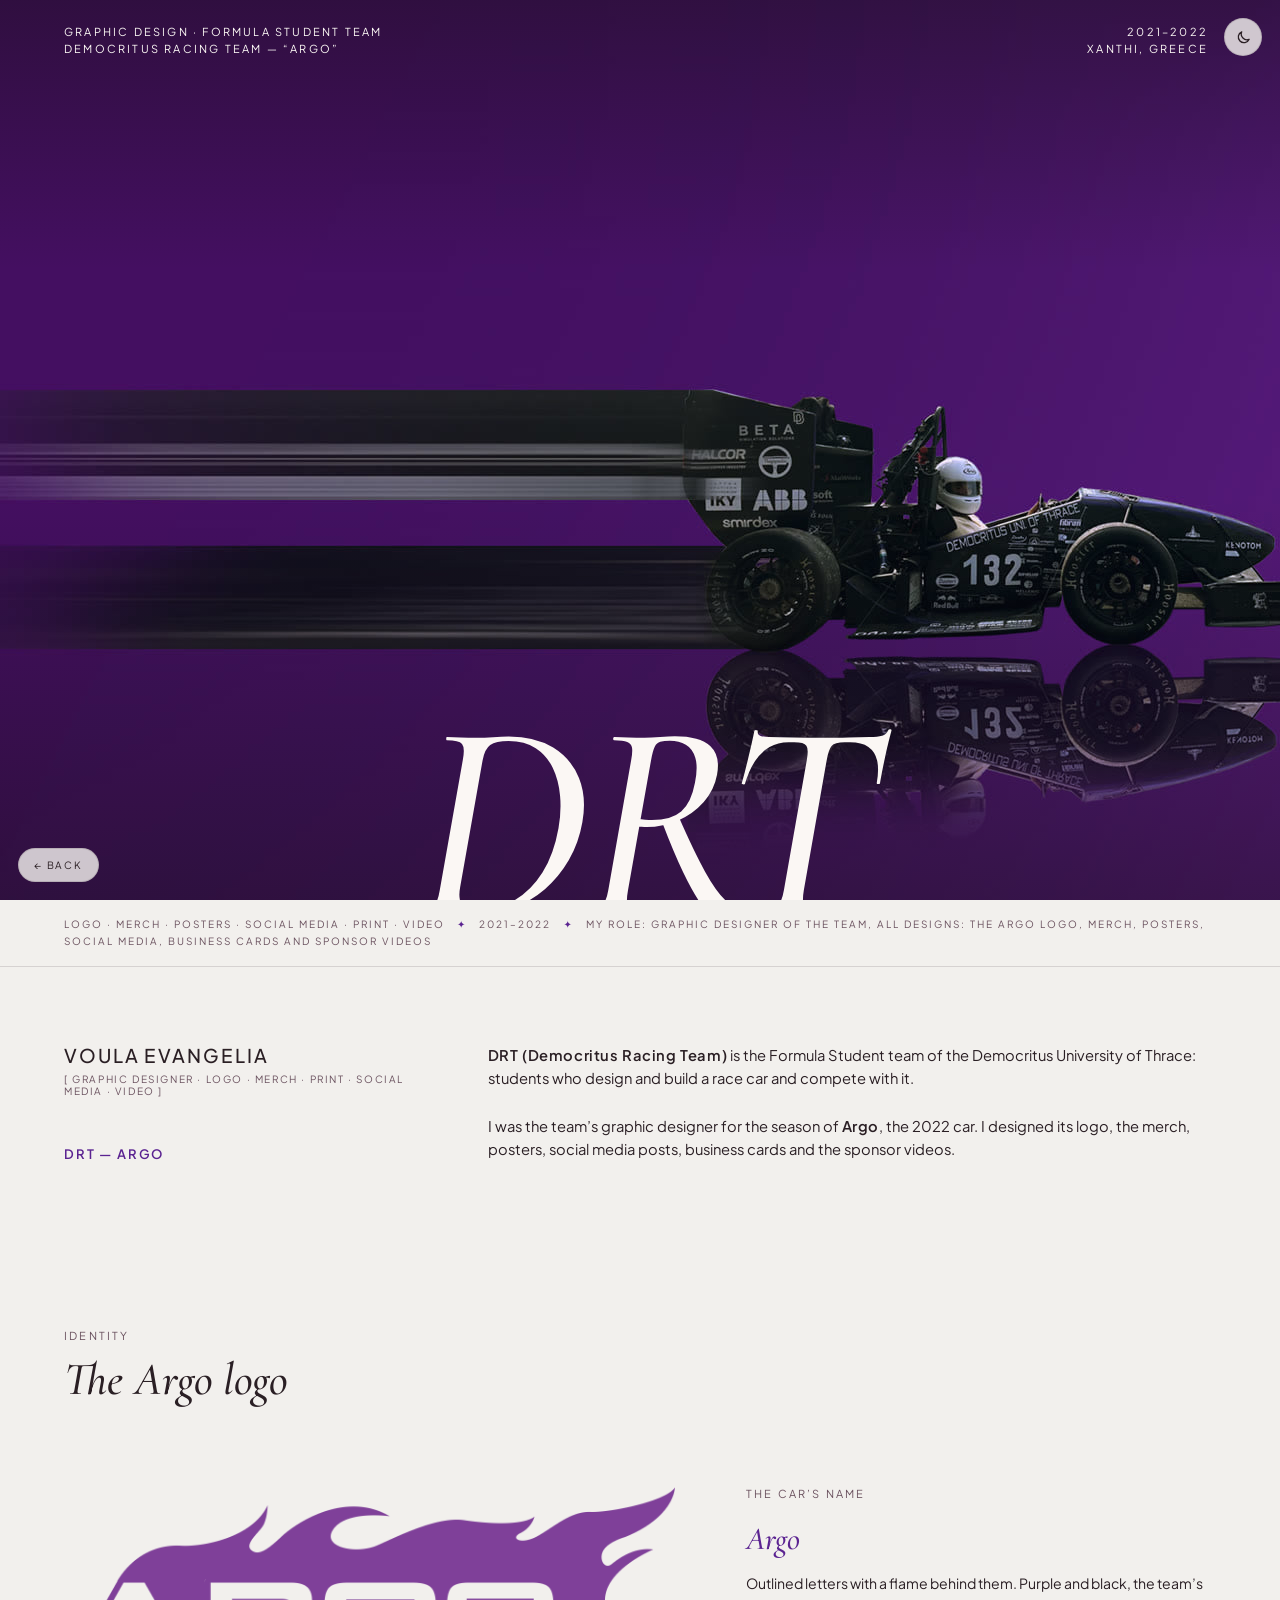
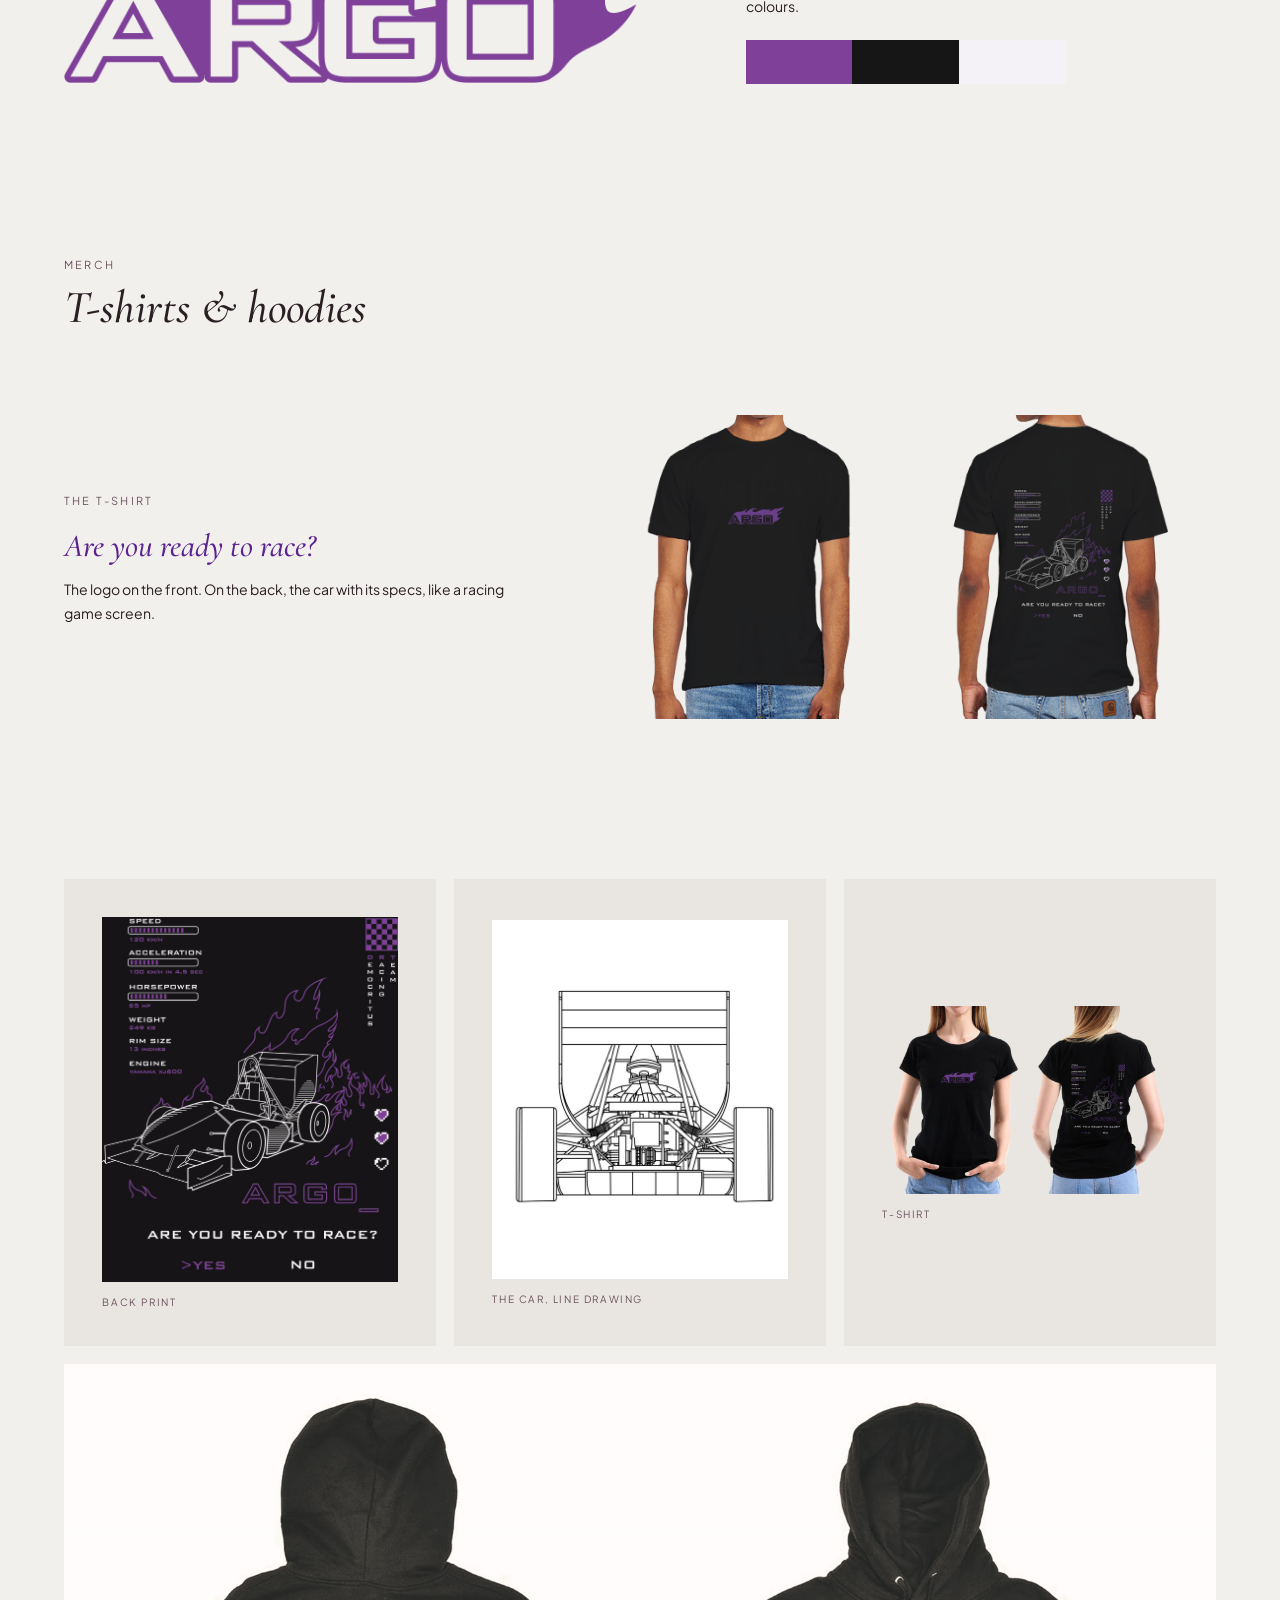
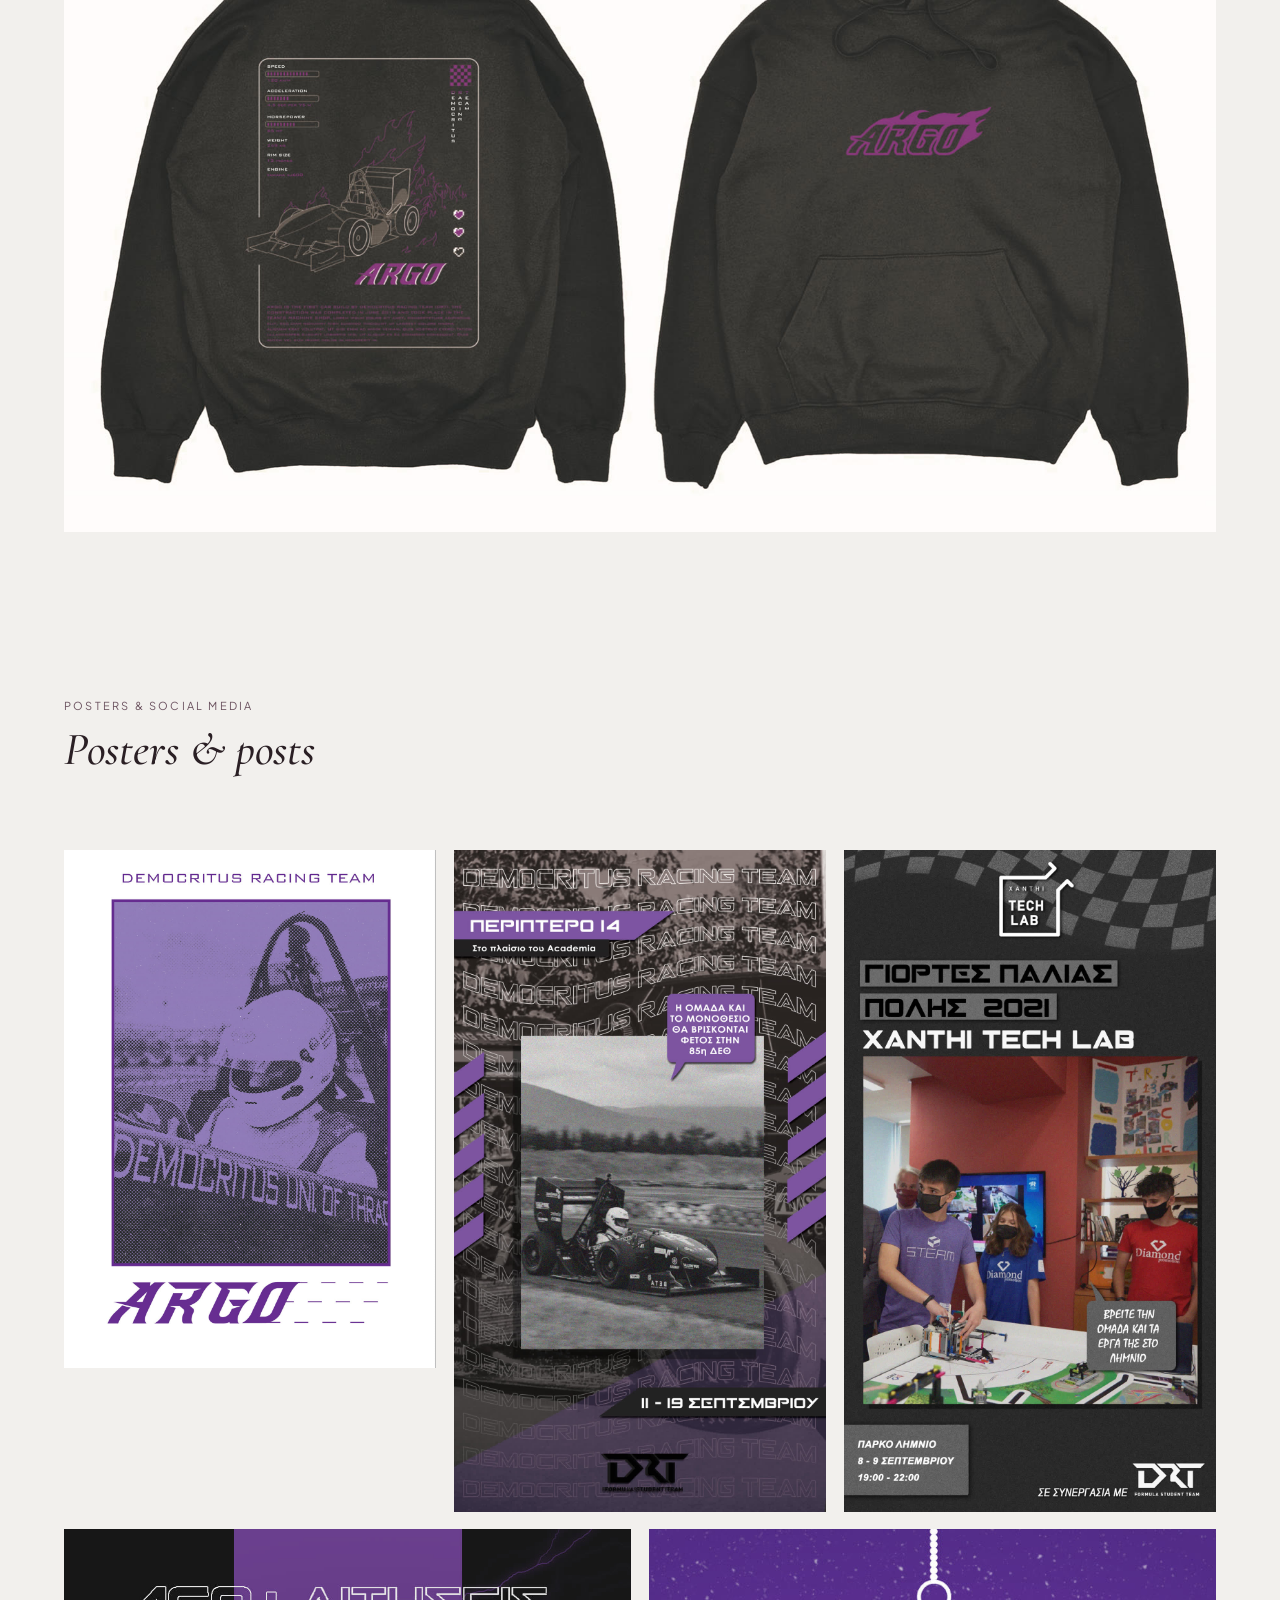
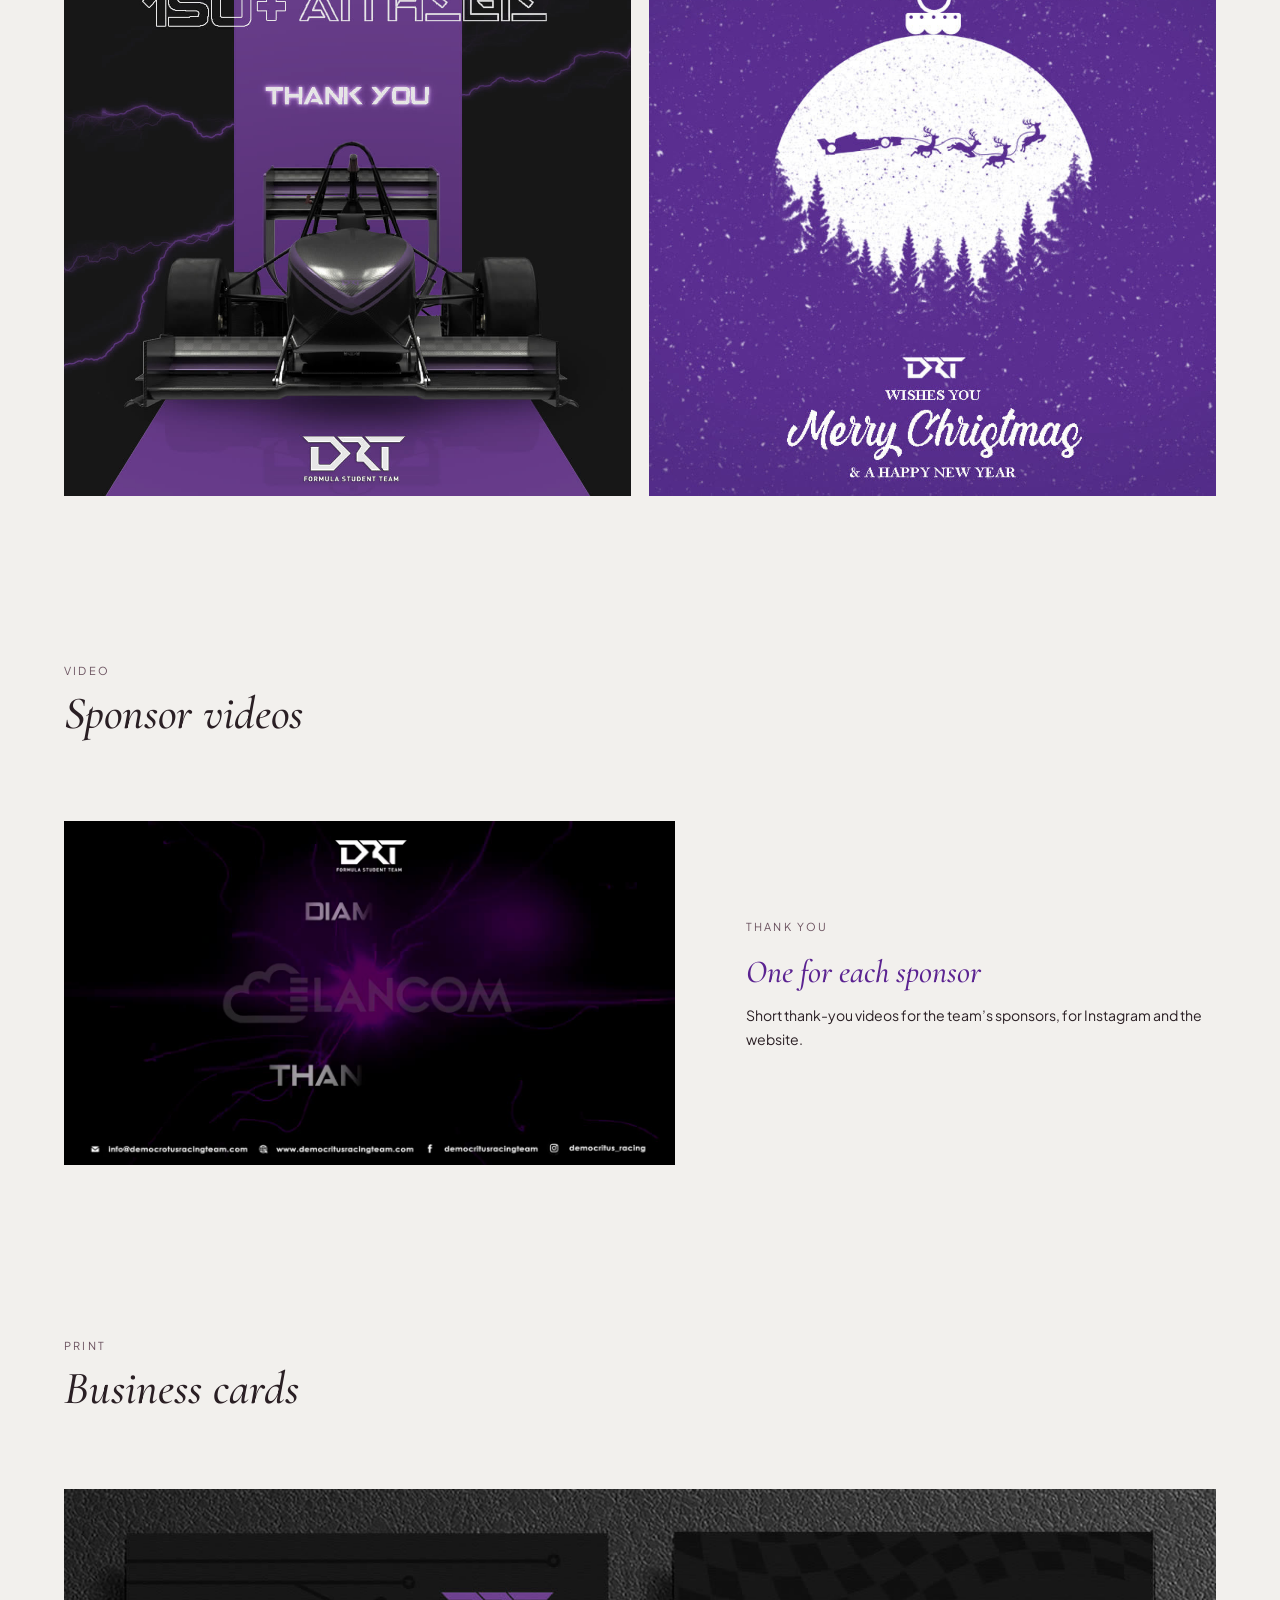
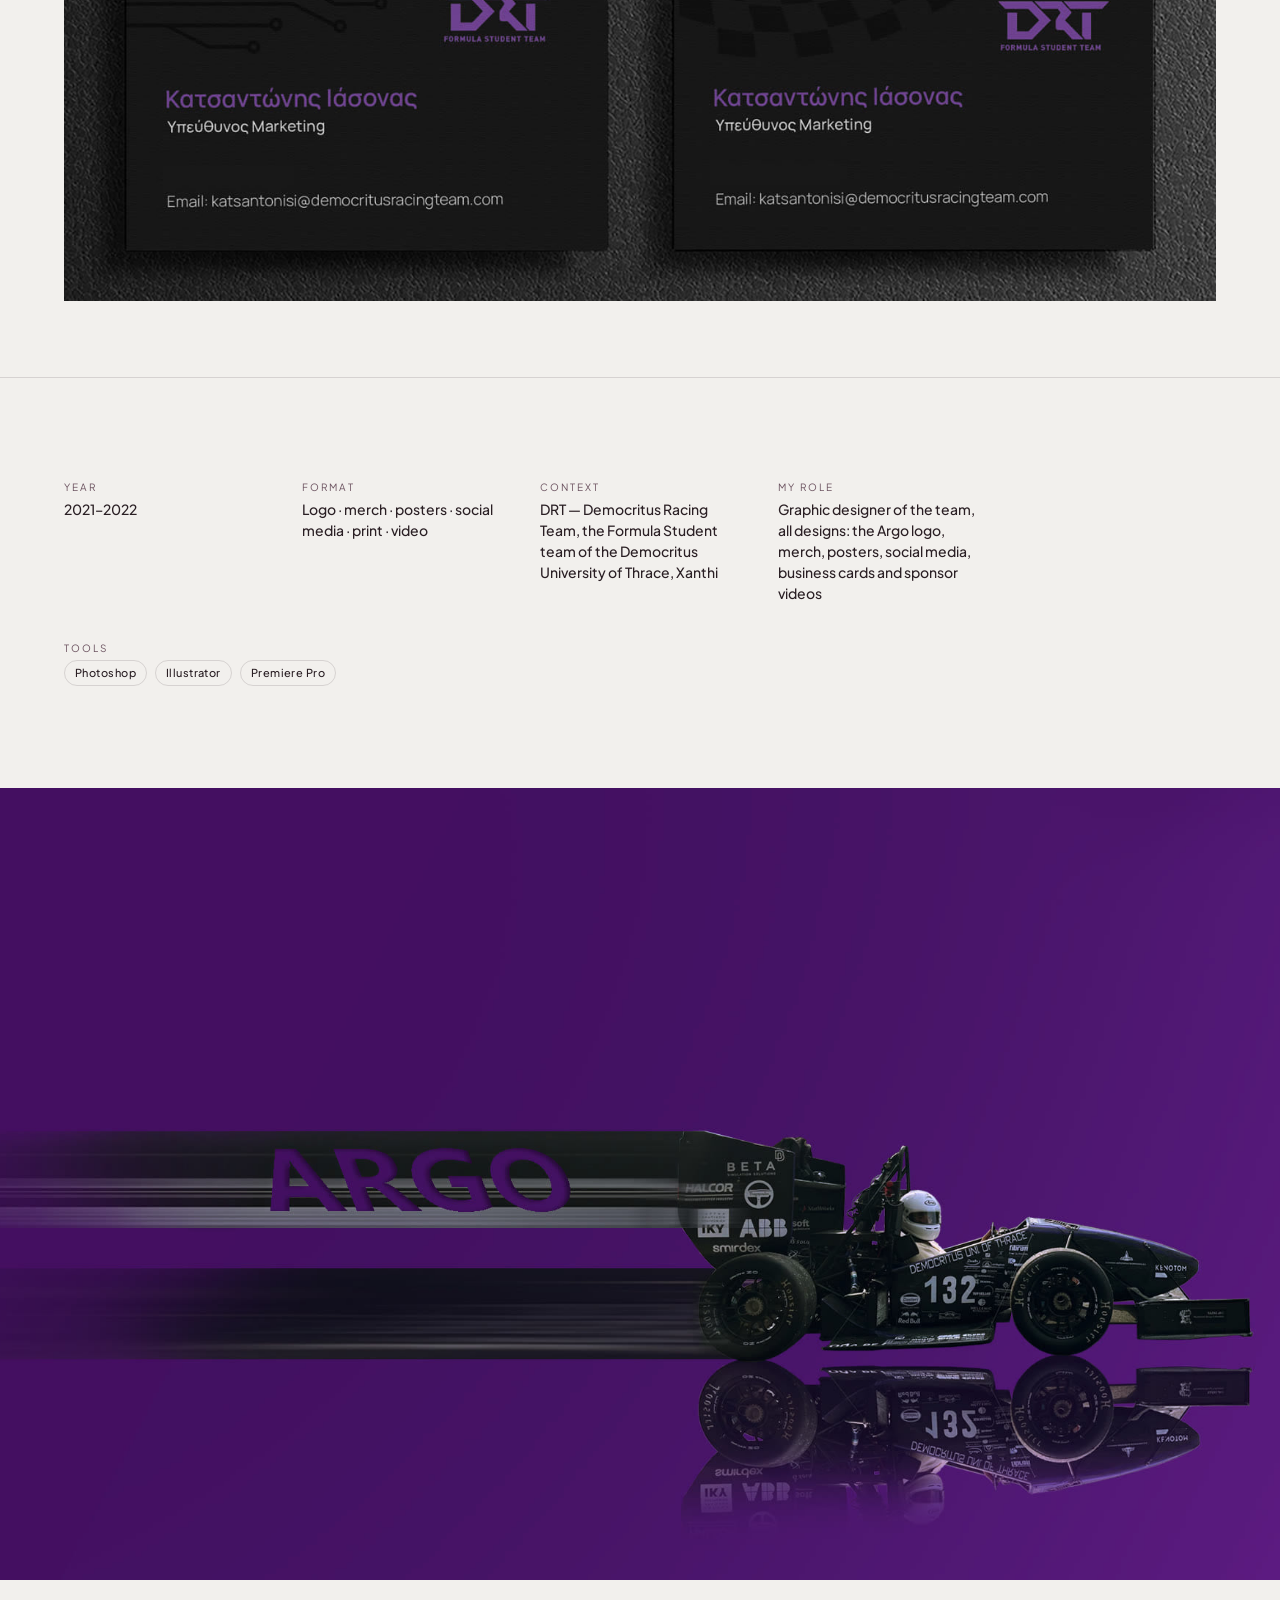
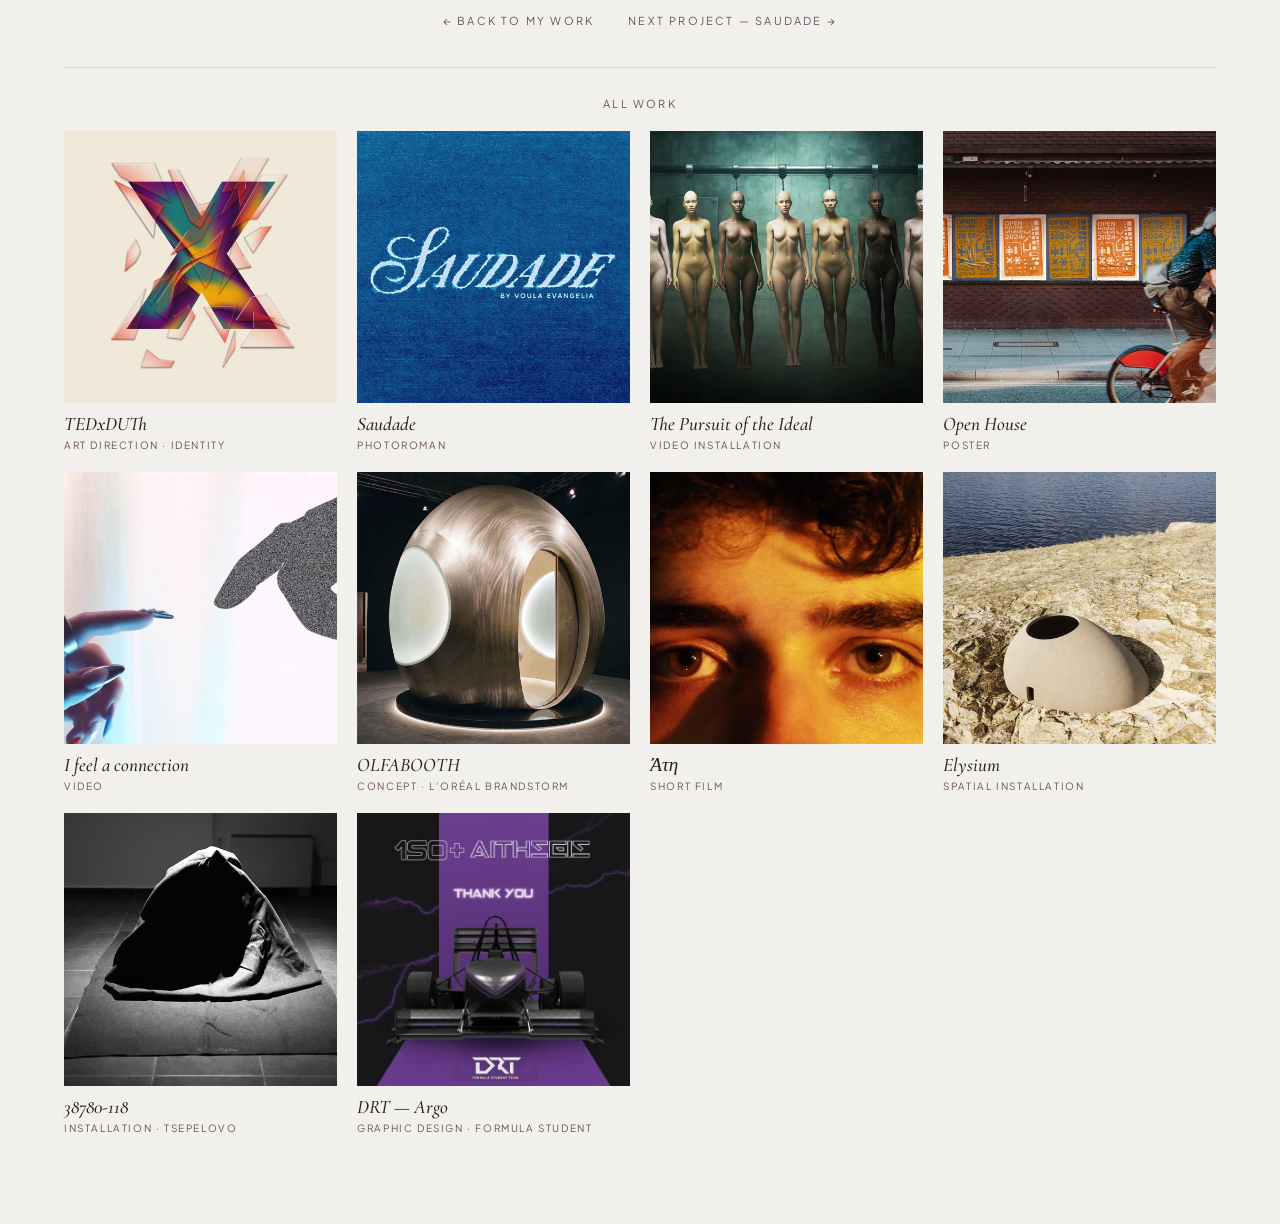
<file: work/drt/index.html>
<!doctype html>
<html lang="en">
<head>
<meta charset="utf-8">
<meta name="viewport" content="width=device-width,initial-scale=1">
<title>DRT — Argo — Voula Evangelia</title>
<meta name="description" content="Graphic design for DRT, the Formula Student team of the Democritus University of Thrace: the Argo logo, merch, posters, social media, business cards and sponsor videos.">
<meta property="og:title" content="DRT — Argo — Voula Evangelia">
<meta property="og:description" content="Graphic design for a student racing team: the Argo logo, merch, posters and social media.">
<meta property="og:image" content="img/hero.jpg">
<meta name="theme-color" content="#f2f0ed">
<script>document.documentElement.classList.add('js'); try { if (localStorage.getItem('pf-theme') === 'dark') document.documentElement.dataset.theme = 'dark'; } catch (e) {}</script>
<link rel="preconnect" href="https://fonts.googleapis.com">
<link rel="preconnect" href="https://fonts.gstatic.com" crossorigin>
<link href="https://fonts.googleapis.com/css2?family=Cormorant+Garamond:ital,wght@0,400;0,500;1,400;1,500&family=DM+Mono:wght@400&family=Plus+Jakarta+Sans:wght@400;500;600&display=swap" rel="stylesheet">
<link rel="preload" as="image" href="img/hero.jpg">
<link rel="stylesheet" href="../project.css">
<style>
  /* DRT: the team's purple is the accent */
  :root { --accent:#5b2391; --title-size:clamp(110px,22vw,460px); --title-size-m:30vw; }
  :root[data-theme="dark"] { --accent:#b98ae6; }
  .grid .sq { aspect-ratio:1; }
  .grid .tall { aspect-ratio:9/16; }
  .grid .port { aspect-ratio:3327/4634; }
  .grid .land { aspect-ratio:3/2; }
  .grid .card { aspect-ratio:2400/1467; }
  .palette { display:flex; margin:22px 0 0; height:44px; max-width:320px; }
  .palette i { flex:1; background:var(--c); }
</style>
</head>
<body>

<a class="back" href="../../#work" aria-label="Back to the portfolio">← back</a>

<header class="hero">
  <img src="img/hero.jpg" alt="Web banner: the DRT race car speeding across a deep purple background, a motion blur trailing behind it.">
  <div class="meta l caps">graphic design · formula student team<br>democritus racing team — “argo”</div>
  <div class="meta r caps">2021–2022<br>xanthi, greece</div>
  <h1>DRT</h1>
</header>

<section class="band">
  <div class="who rv">
    <b>Voula Evangelia</b>
    <span class="role">[ graphic designer · logo · merch · print · social media · video ]</span>
    <span class="name">DRT — Argo</span>
  </div>
  <div class="txt rv">
    <p><b>DRT (Democritus Racing Team)</b> is the Formula Student team of the Democritus University of Thrace: students who design and build a race car and compete with it.</p>
    <p>I was the team’s graphic designer for the season of <b>Argo</b>, the 2022 car. I designed its logo, the merch, posters, social media posts, business cards and the sponsor videos.</p>
  </div>
</section>


<!-- ───────── logo ───────── -->
<header class="sec">
  <p class="caps">identity</p>
  <h2 class="rv">The Argo logo</h2>
</header>

<div class="row">
  <figure class="rv"><img src="img/logo.png" loading="lazy" alt="The final Argo logo: wide outlined letters in white and purple, a purple flame rising behind them and trailing to the right."></figure>
  <div class="txt rv">
    <span class="n caps">the car’s name</span>
    <h3>Argo</h3>
    <p>Outlined letters with a flame behind them. Purple and black, the team’s colours.</p>
    <div class="palette" aria-label="Palette: purple, black, white"><i style="--c:#7f4099"></i><i style="--c:#161616"></i><i style="--c:#f4f2f6"></i></div>
  </div>
</div>


<!-- ───────── merch ───────── -->
<header class="sec">
  <p class="caps">merch</p>
  <h2 class="rv">T-shirts &amp; hoodies</h2>
</header>

<div class="row flip">
  <figure class="rv"><img src="img/tee-man.png" loading="lazy" alt="Black t-shirt, front and back: the small Argo logo on the chest, the car in purple line drawing on the back."></figure>
  <div class="txt rv">
    <span class="n caps">the t-shirt</span>
    <h3>Are you ready to race?</h3>
    <p>The logo on the front. On the back, the car with its specs, like a racing game screen.</p>
  </div>
</div>

<section class="grid" aria-label="Merch">
  <figure class="w4 on-tone rv"><img src="img/back-print.jpg" loading="lazy" alt="The back print: the car drawn in thin lines with flames, its speed, acceleration and horsepower as game bars, and ‘are you ready to race? > yes / no’."><figcaption>back print</figcaption></figure>
  <figure class="w4 on-tone rv"><img src="img/car-line.jpg" loading="lazy" alt="Line drawing of the car from the front."><figcaption>the car, line drawing</figcaption></figure>
  <figure class="w4 on-tone rv"><img src="img/tee-woman.png" loading="lazy" alt="Black t-shirt on a model, front and back."><figcaption>t-shirt</figcaption></figure>
  <figure class="w12 land rv"><img src="img/hoodie.jpg" loading="lazy" alt="Black hoodie, back and front: the line-drawn car on the back, the Argo logo on the chest."></figure>
</section>


<!-- ───────── posters & social ───────── -->
<header class="sec">
  <p class="caps">posters &amp; social media</p>
  <h2 class="rv">Posters &amp; posts</h2>
</header>

<section class="grid" aria-label="Posters and stories">
  <figure class="w4 port rv"><img src="img/poster.jpg" loading="lazy" alt="Poster: a driver in a helmet in purple halftone, ‘Democritus Racing Team’ above, the Argo logo below."></figure>
  <figure class="w4 tall rv"><img src="img/story.jpg" loading="lazy" alt="Story: the car on track in black and white, framed by purple stripes, ‘Pavilion 14’ and the dates of the exhibition."></figure>
  <figure class="w4 tall rv"><img src="img/techlab.jpg" loading="lazy" alt="Poster for Xanthi Tech Lab at the Old Town Festival 2021, made with DRT: kids building robots, chequered flag pattern."></figure>
  <figure class="w6 sq rv"><img src="img/post-thanks.jpg" loading="lazy" alt="Instagram post: the car head-on under purple lightning, ‘150+ applications — thank you’."></figure>
  <figure class="w6 sq rv"><img src="img/christmas.jpg" loading="lazy" alt="Christmas card: a white bauble with the car and reindeer flying over a forest, on purple."></figure>
</section>


<!-- ───────── sponsors ───────── -->
<header class="sec">
  <p class="caps">video</p>
  <h2 class="rv">Sponsor videos</h2>
</header>

<div class="row">
  <figure class="rv"><video data-loop muted playsinline loop preload="none" poster="img/loop-lancom.jpg" src="img/loop-lancom.mp4" aria-label="Short video: purple electric light on black, the sponsor’s logo appears with ‘Diamond’ and ‘Thank you’."></video></figure>
  <div class="txt rv">
    <span class="n caps">thank you</span>
    <h3>One for each sponsor</h3>
    <p>Short thank-you videos for the team’s sponsors, for Instagram and the website.</p>
  </div>
</div>


<!-- ───────── print ───────── -->
<header class="sec">
  <p class="caps">print</p>
  <h2 class="rv">Business cards</h2>
</header>

<section class="grid" aria-label="Business cards">
  <figure class="w12 rv"><img src="img/cards.jpg" loading="lazy" alt="Two black business cards for the marketing team, purple DRT logo, a circuit pattern on one and a chequered flag on the other."></figure>
</section>

<section class="notes">
  <dl class="facts">
    <div><dt>Year</dt><dd>2021–2022</dd></div>
    <div><dt>Format</dt><dd>Logo · merch · posters · social media · print · video</dd></div>
    <div><dt>Context</dt><dd>DRT — Democritus Racing Team, the Formula Student team of the Democritus University of Thrace, Xanthi</dd></div>
    <div><dt>My role</dt><dd>Graphic designer of the team, all designs: the Argo logo, merch, posters, social media, business cards and sponsor videos</dd></div>
    <div class="tools"><dt>Tools</dt><dd><span>Photoshop</span><span>Illustrator</span><span>Premiere Pro</span></dd></div>
  </dl>
</section>

<footer class="end">
  <img src="img/banner-2.jpg" loading="lazy" alt="">
  <div class="links">
    <a href="../../#work">← back to my work</a>
    <a class="next" href="../saudade/" data-file="saudade.mp4" data-img="saudade">next project — Saudade →</a>
  </div>
</footer>

<script src="../project.js" defer></script>
</body>
</html>
</file>
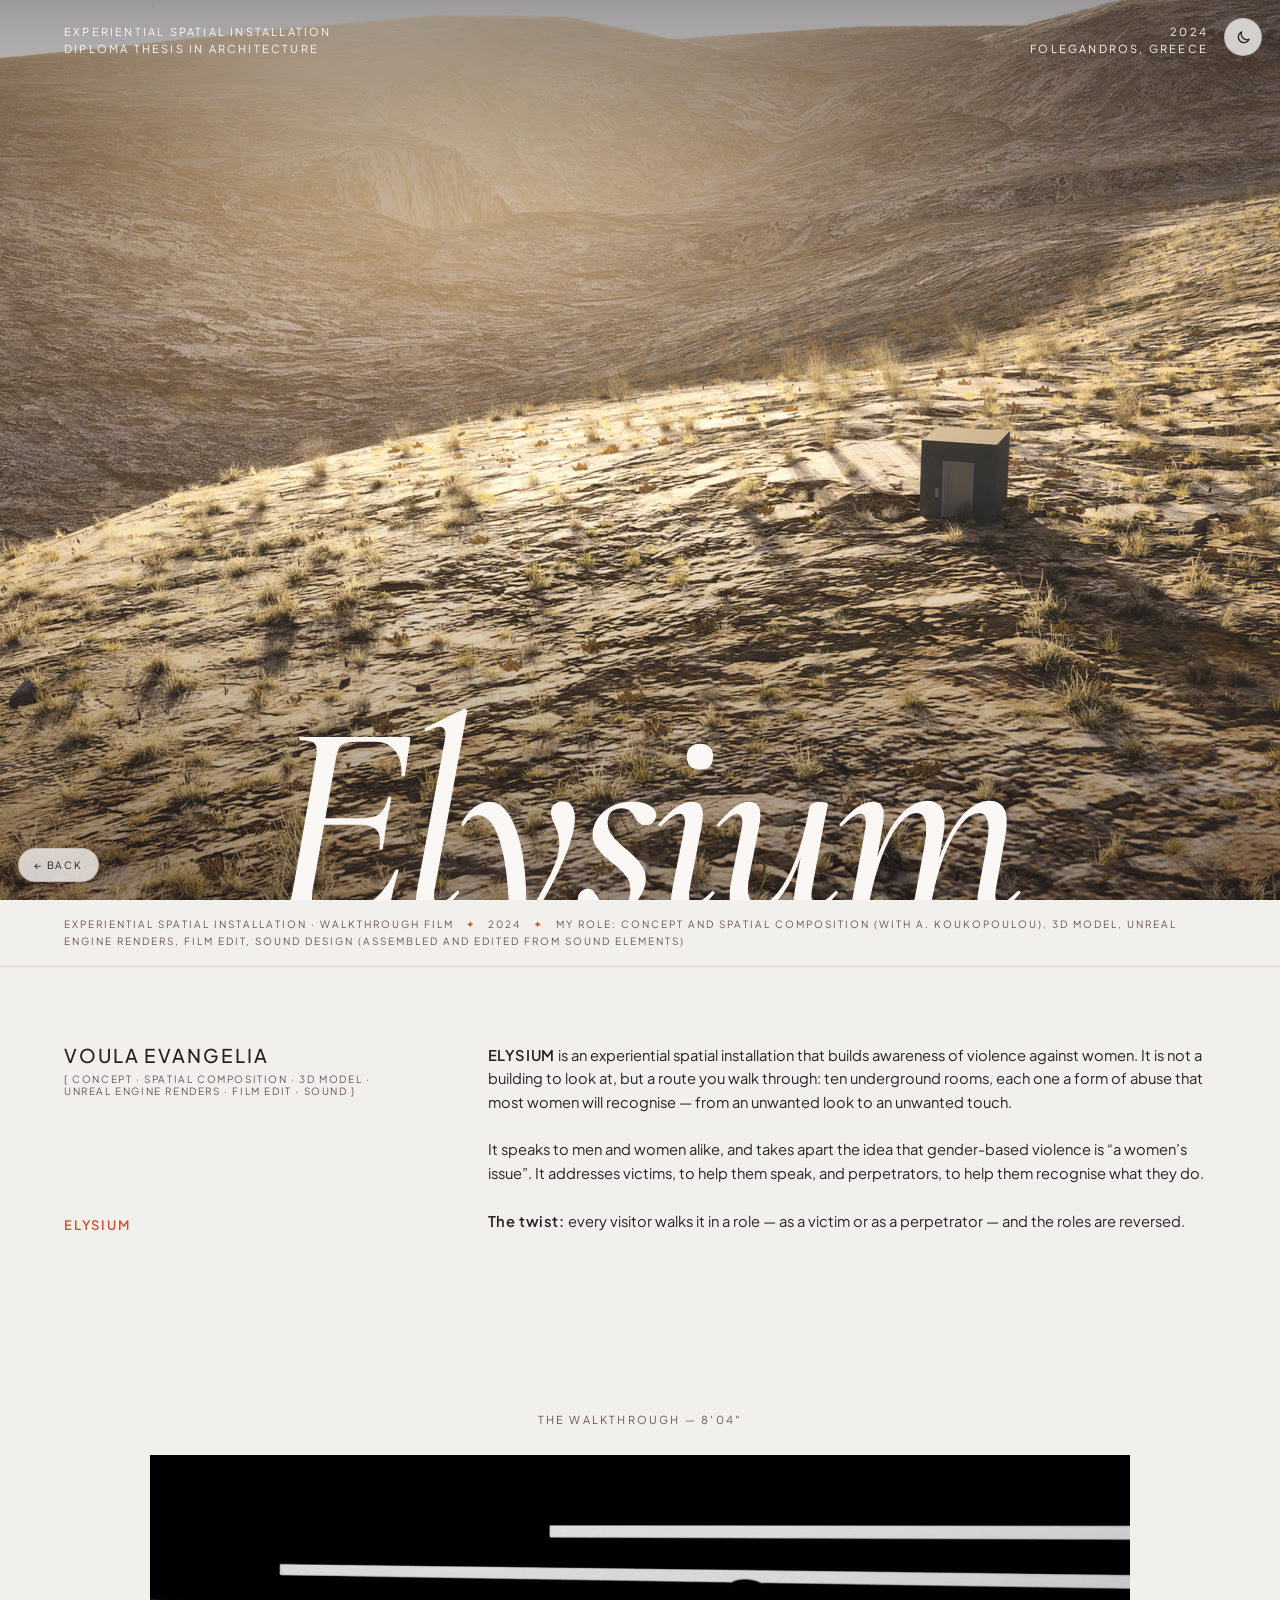
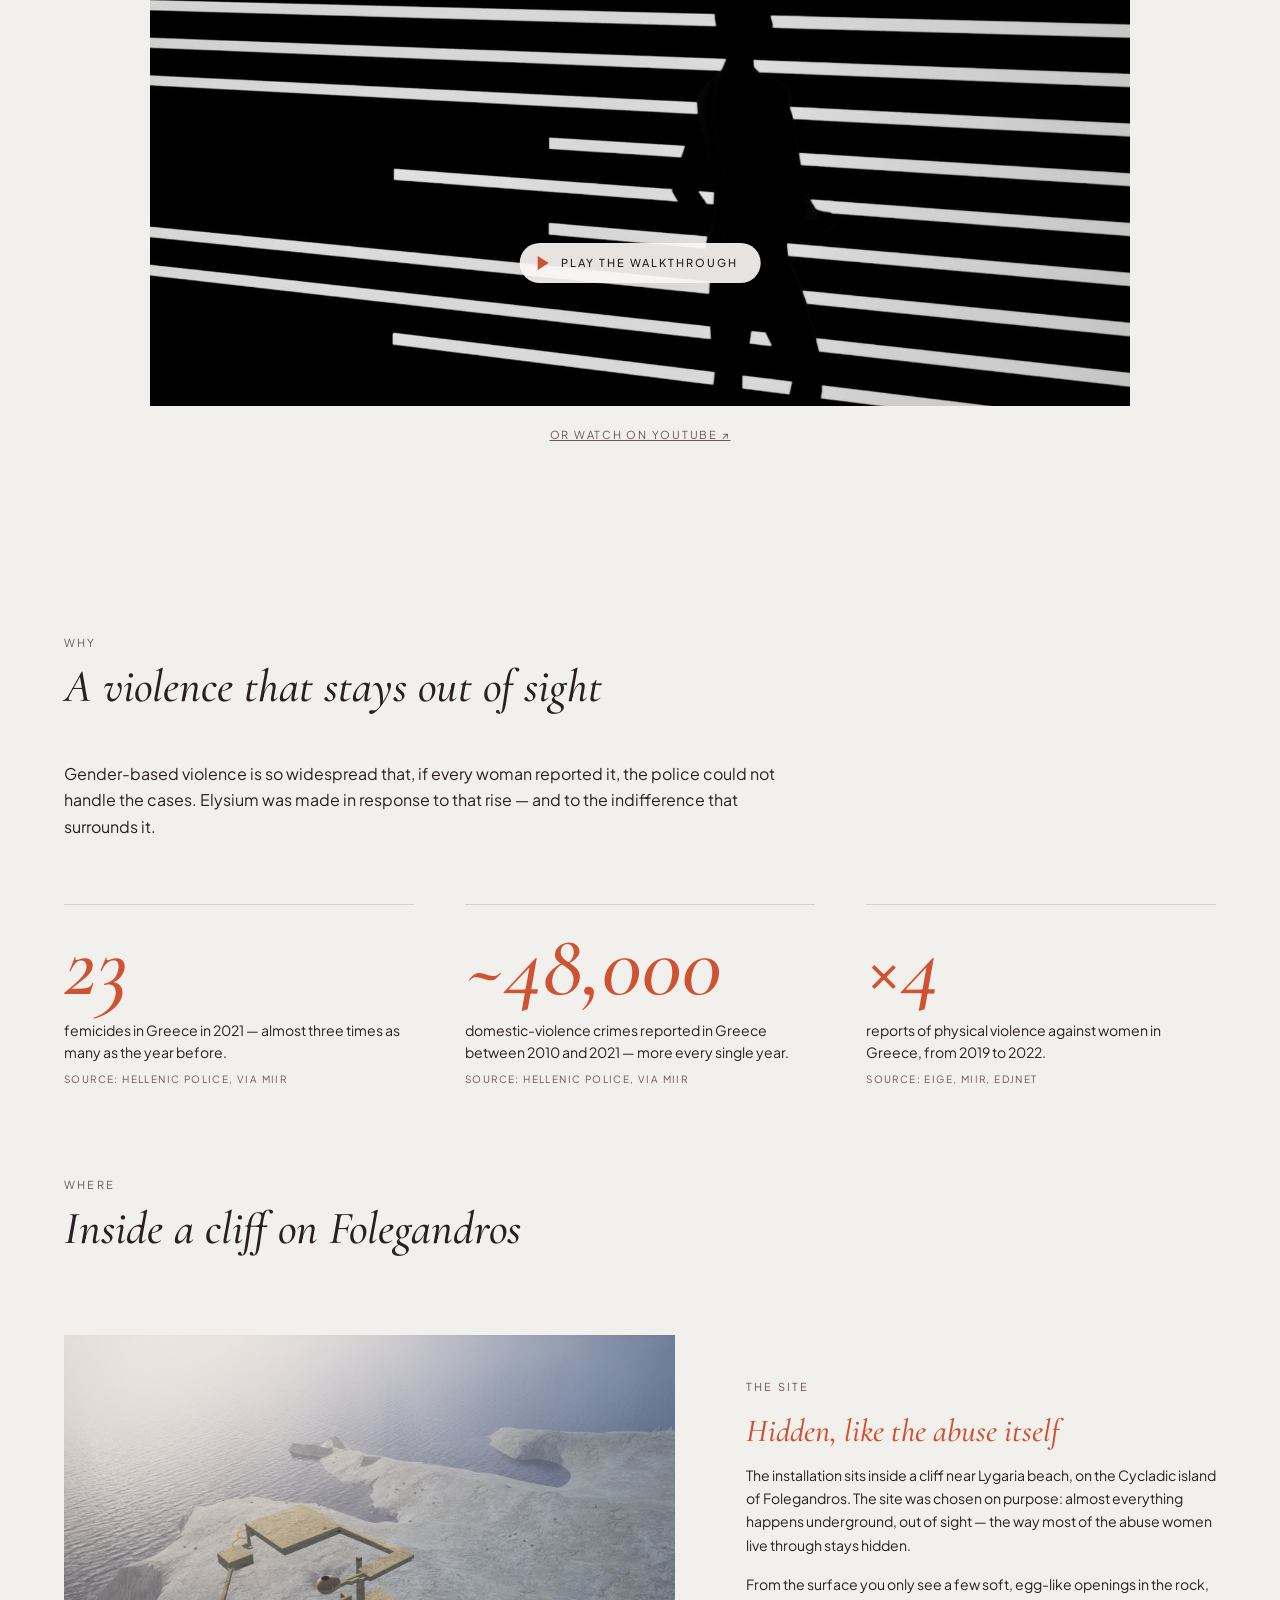
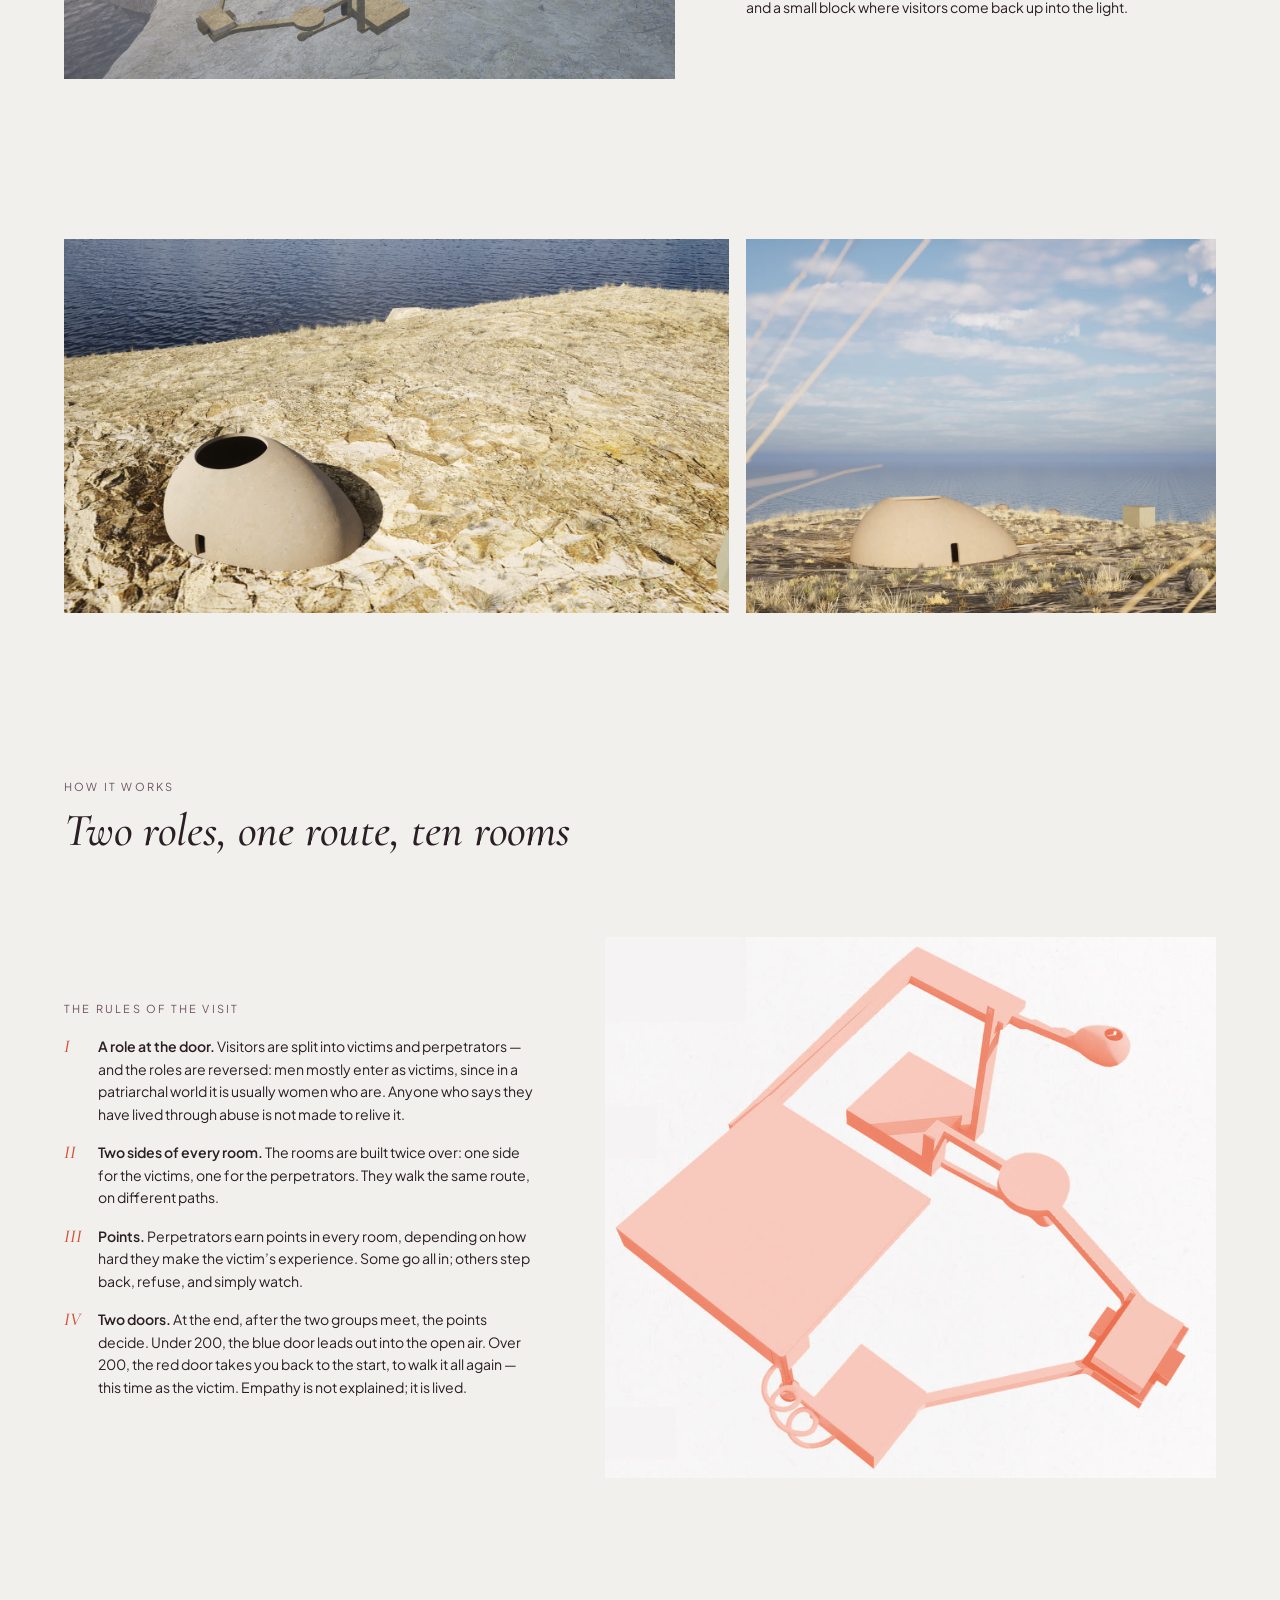
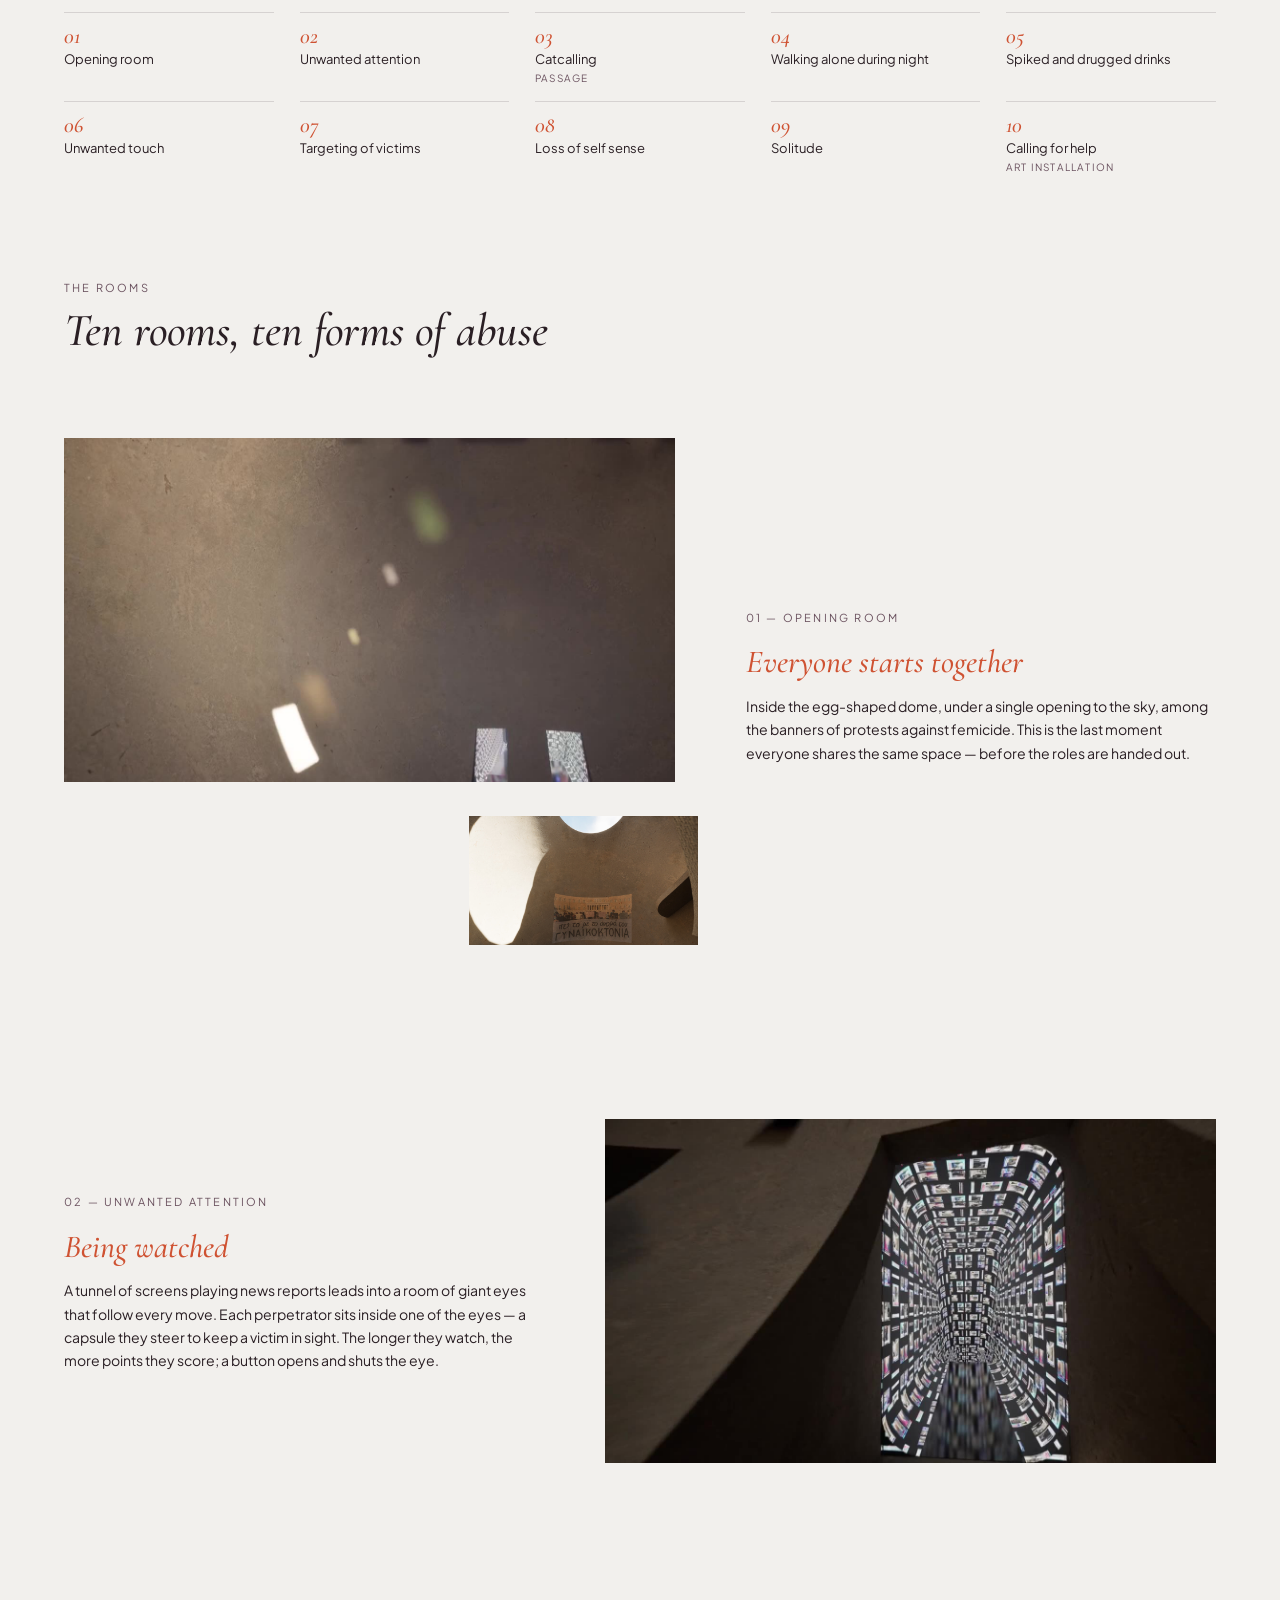
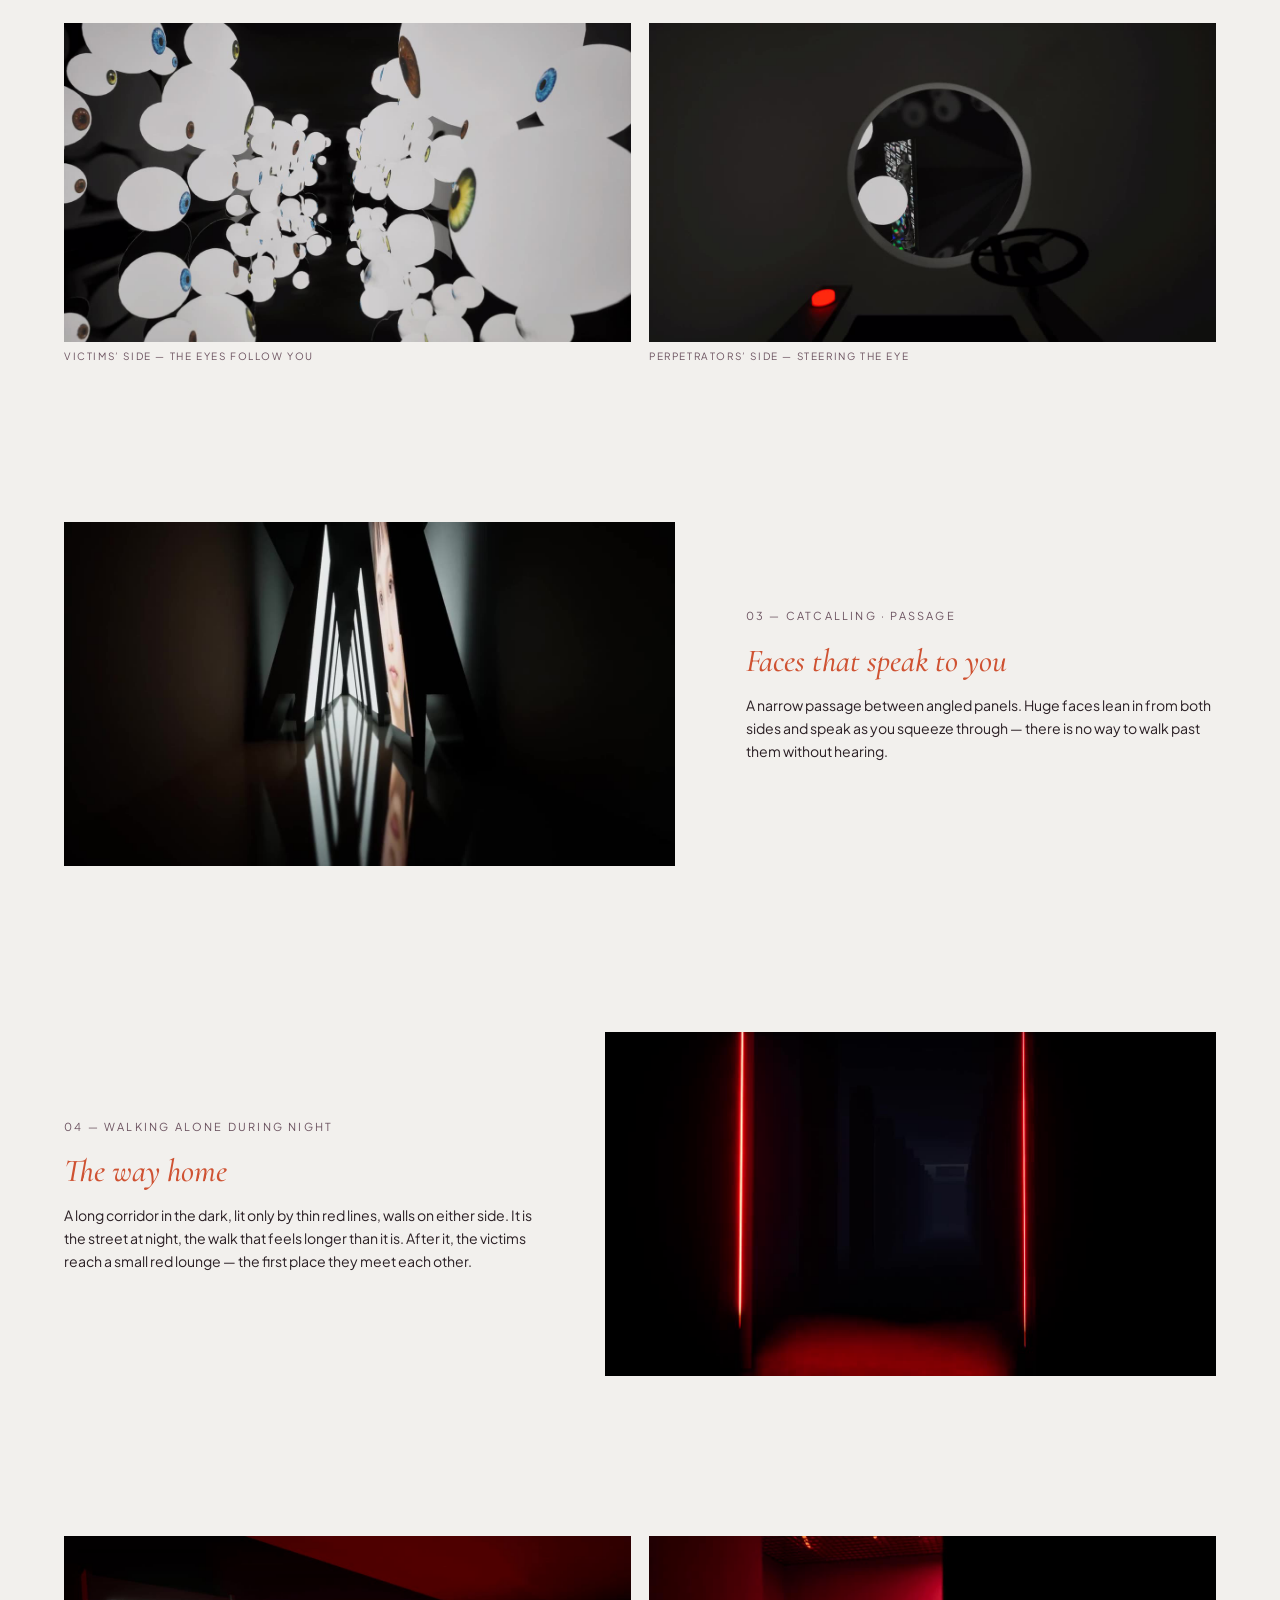
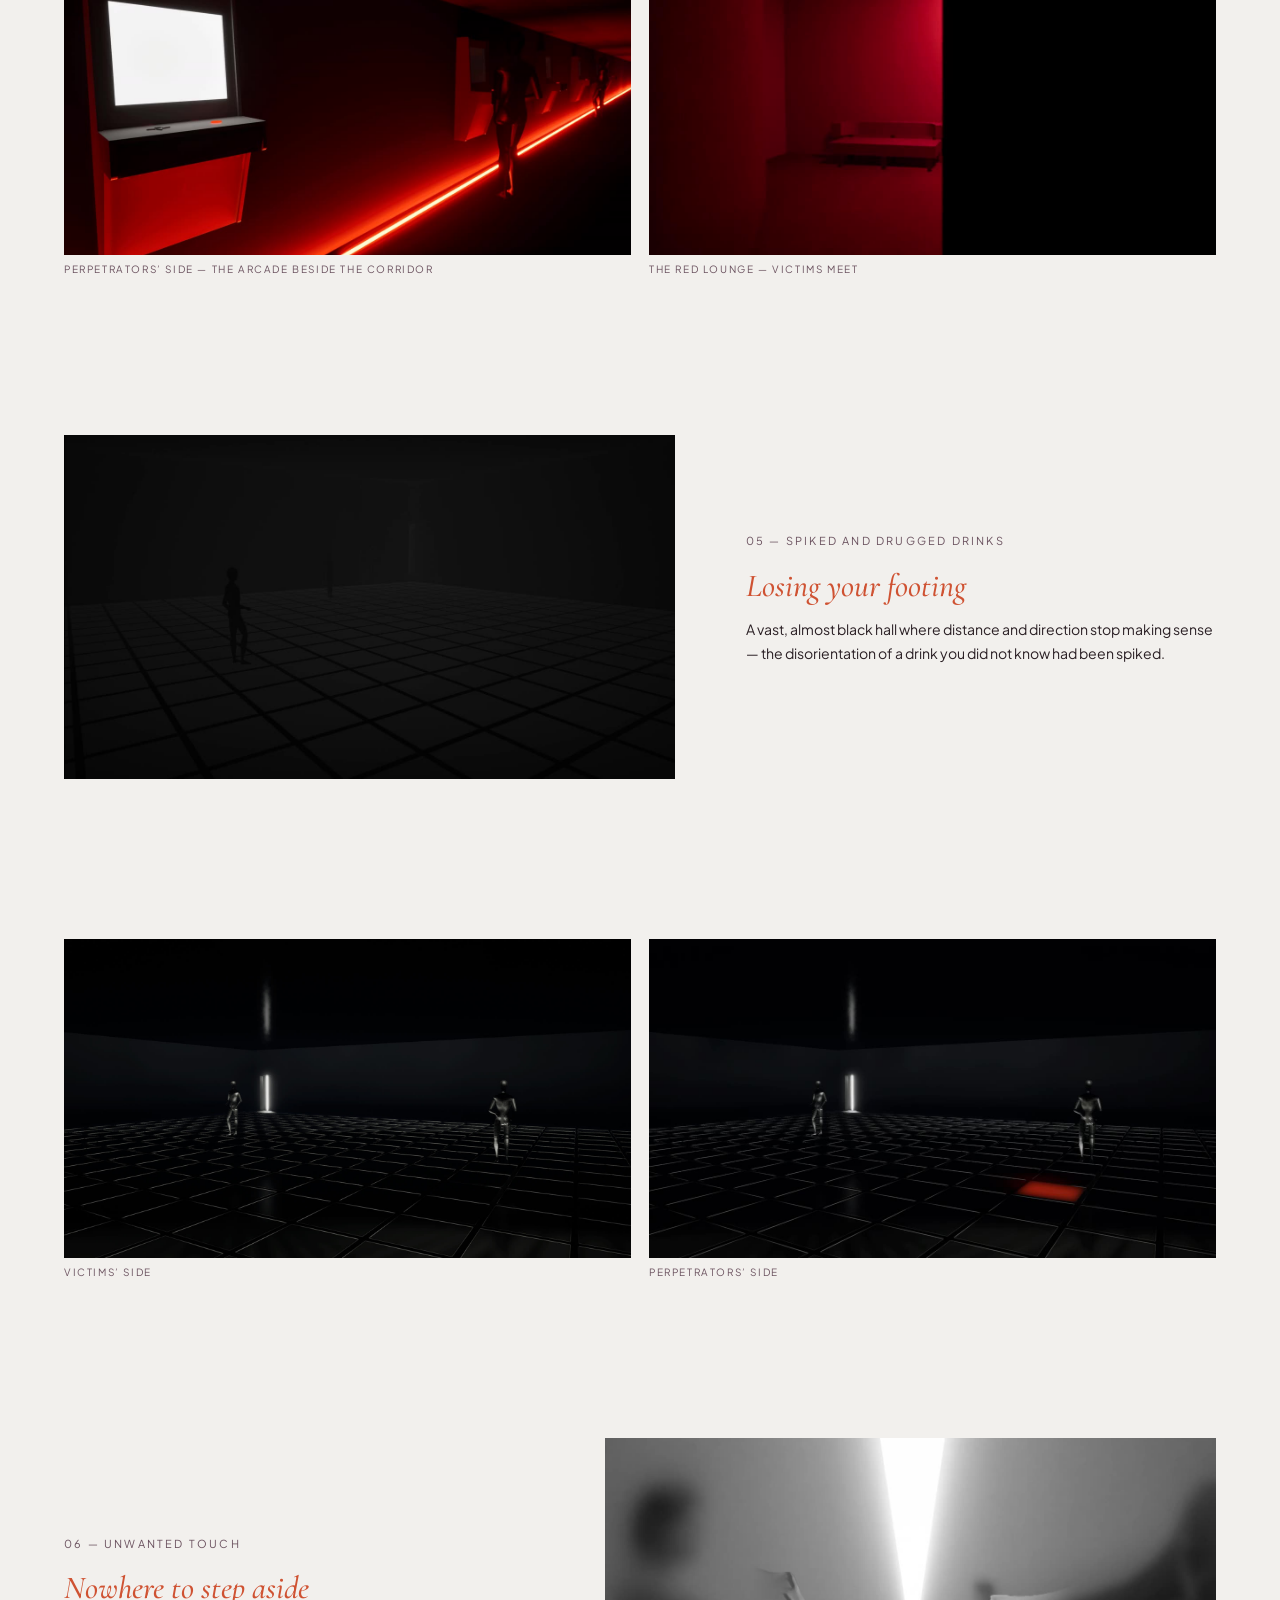
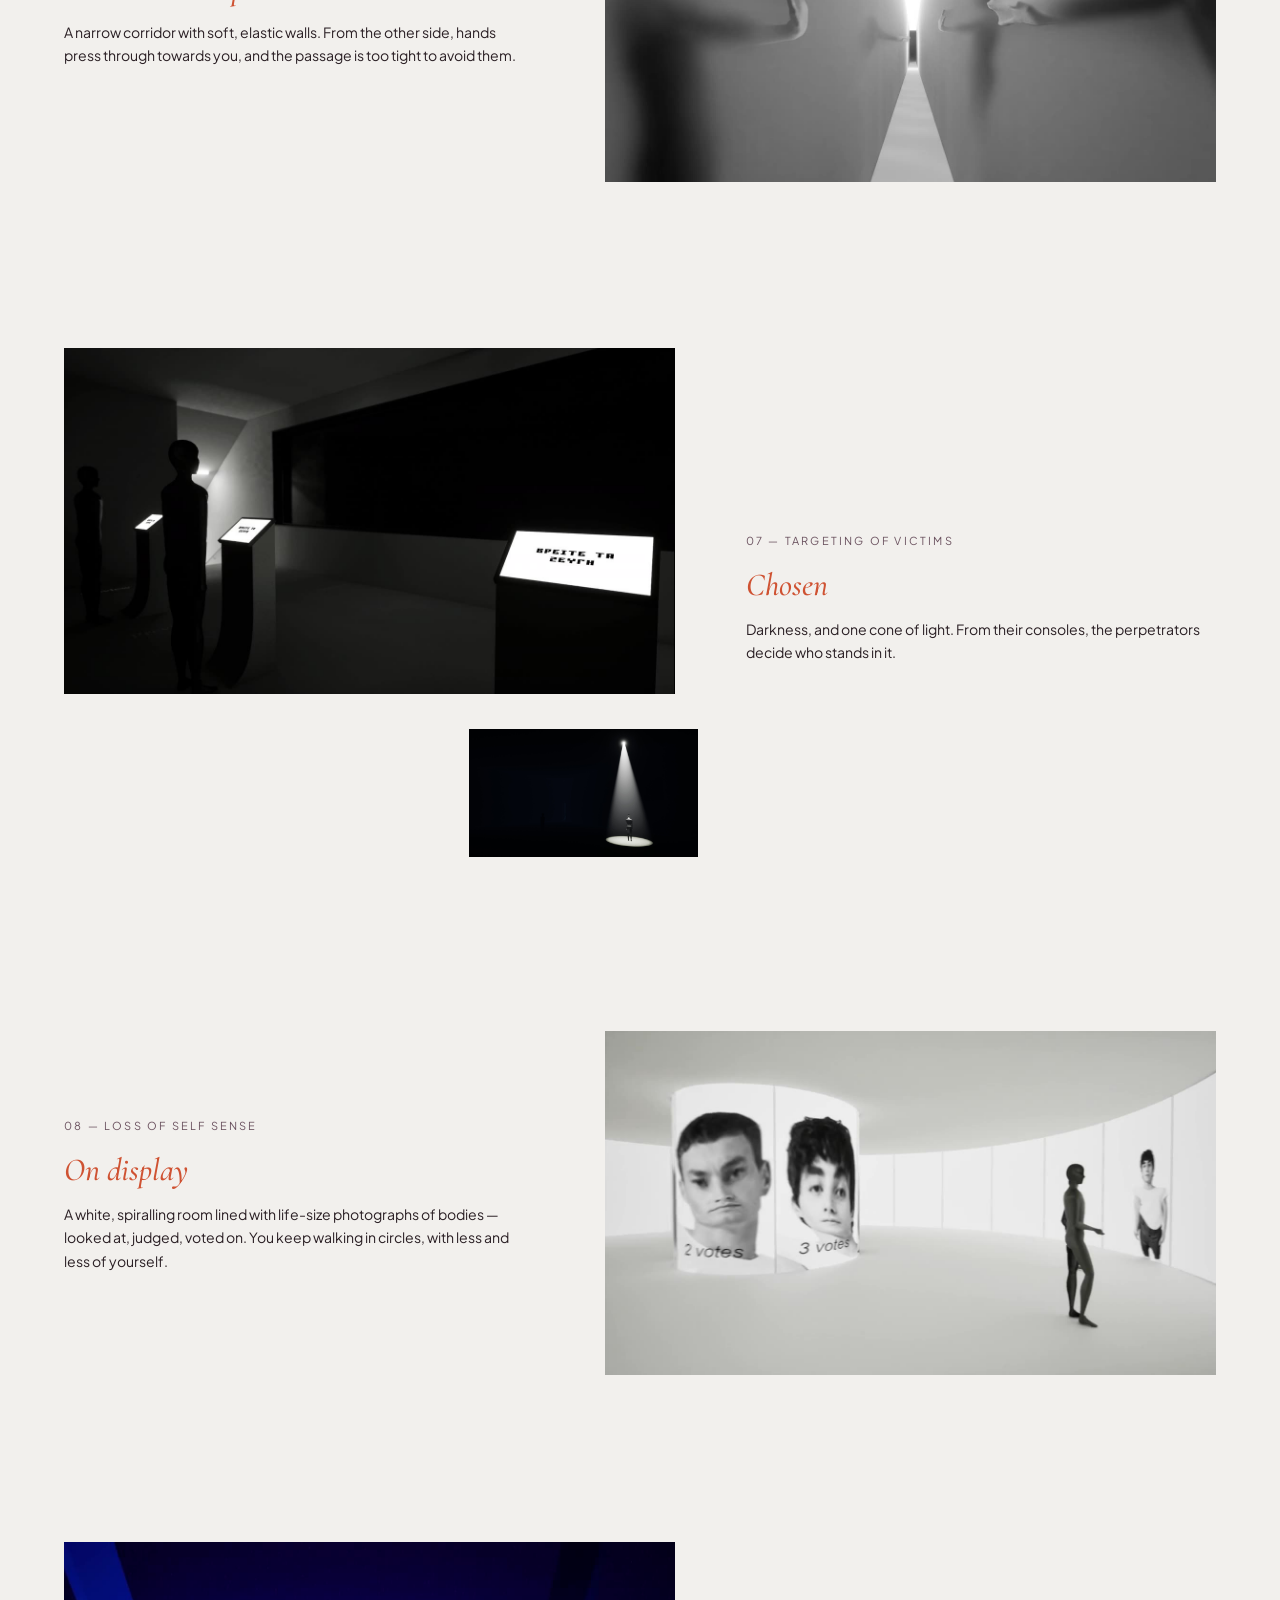
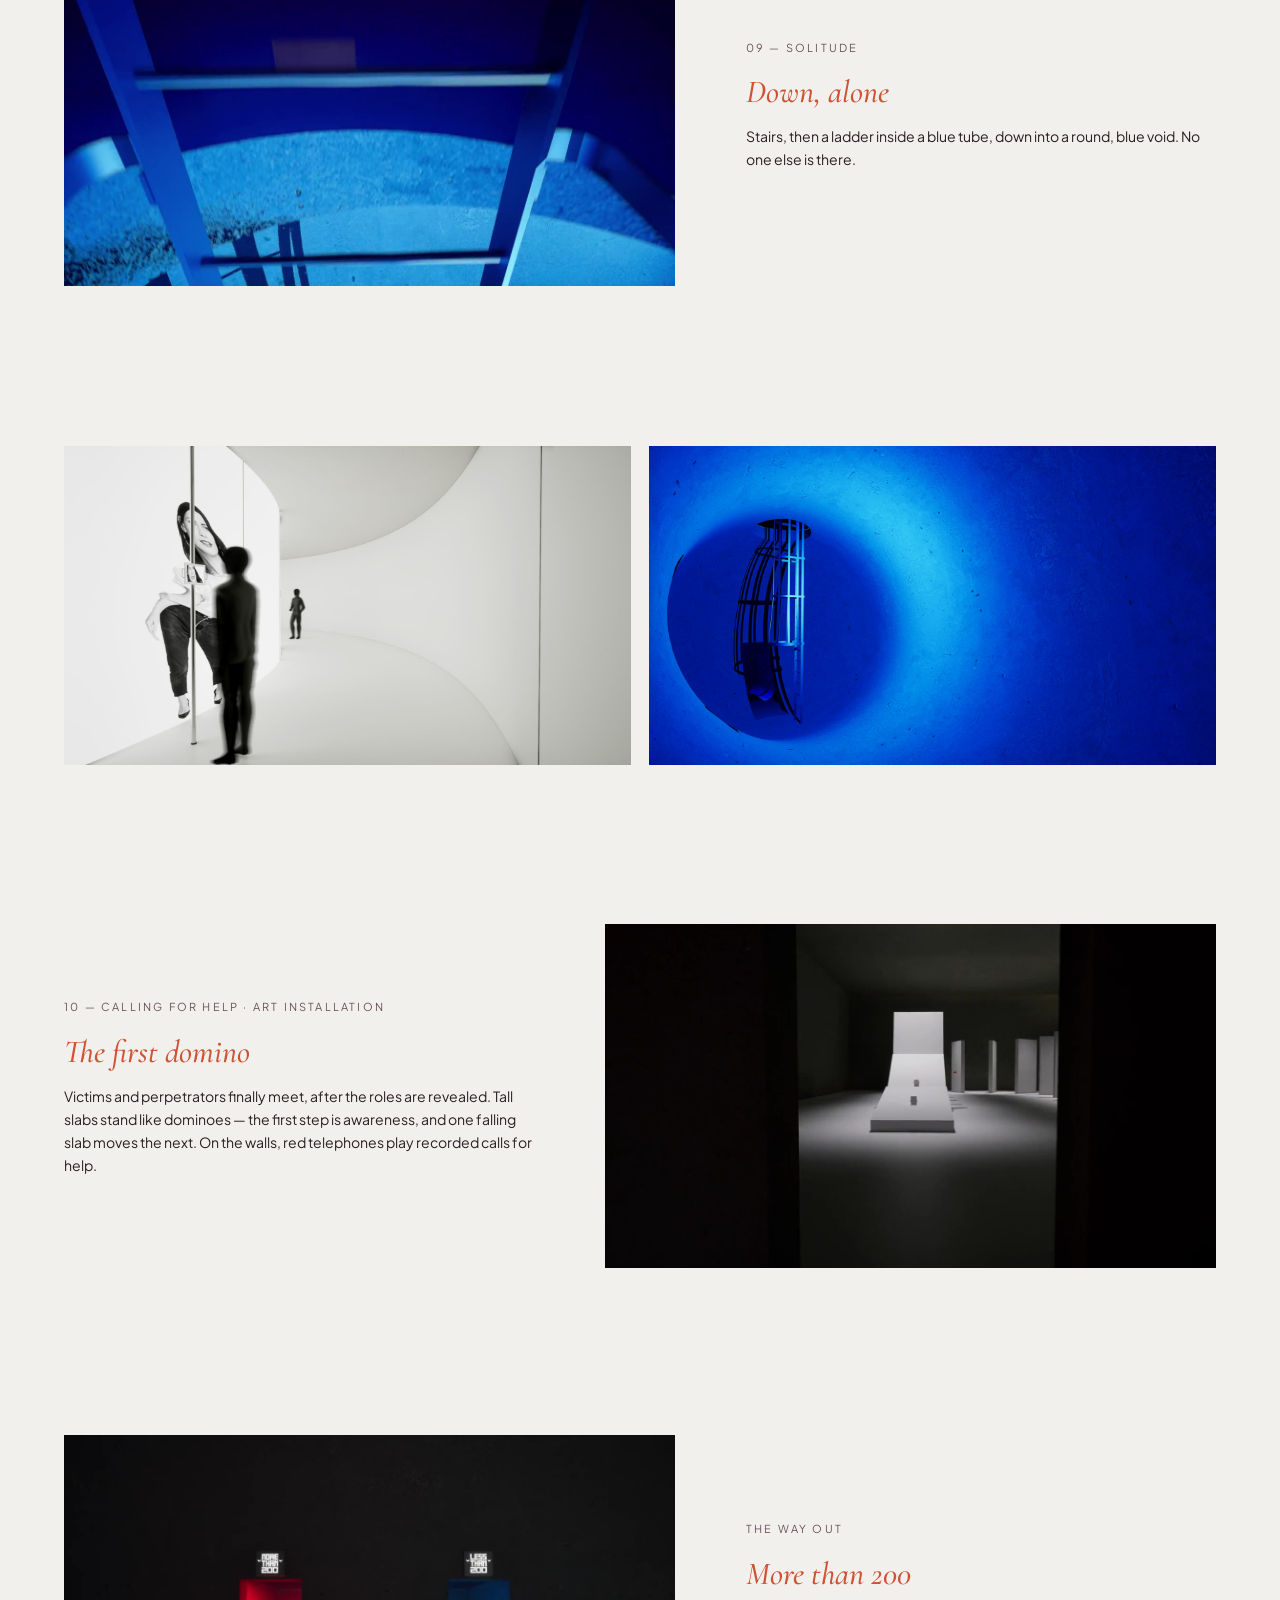
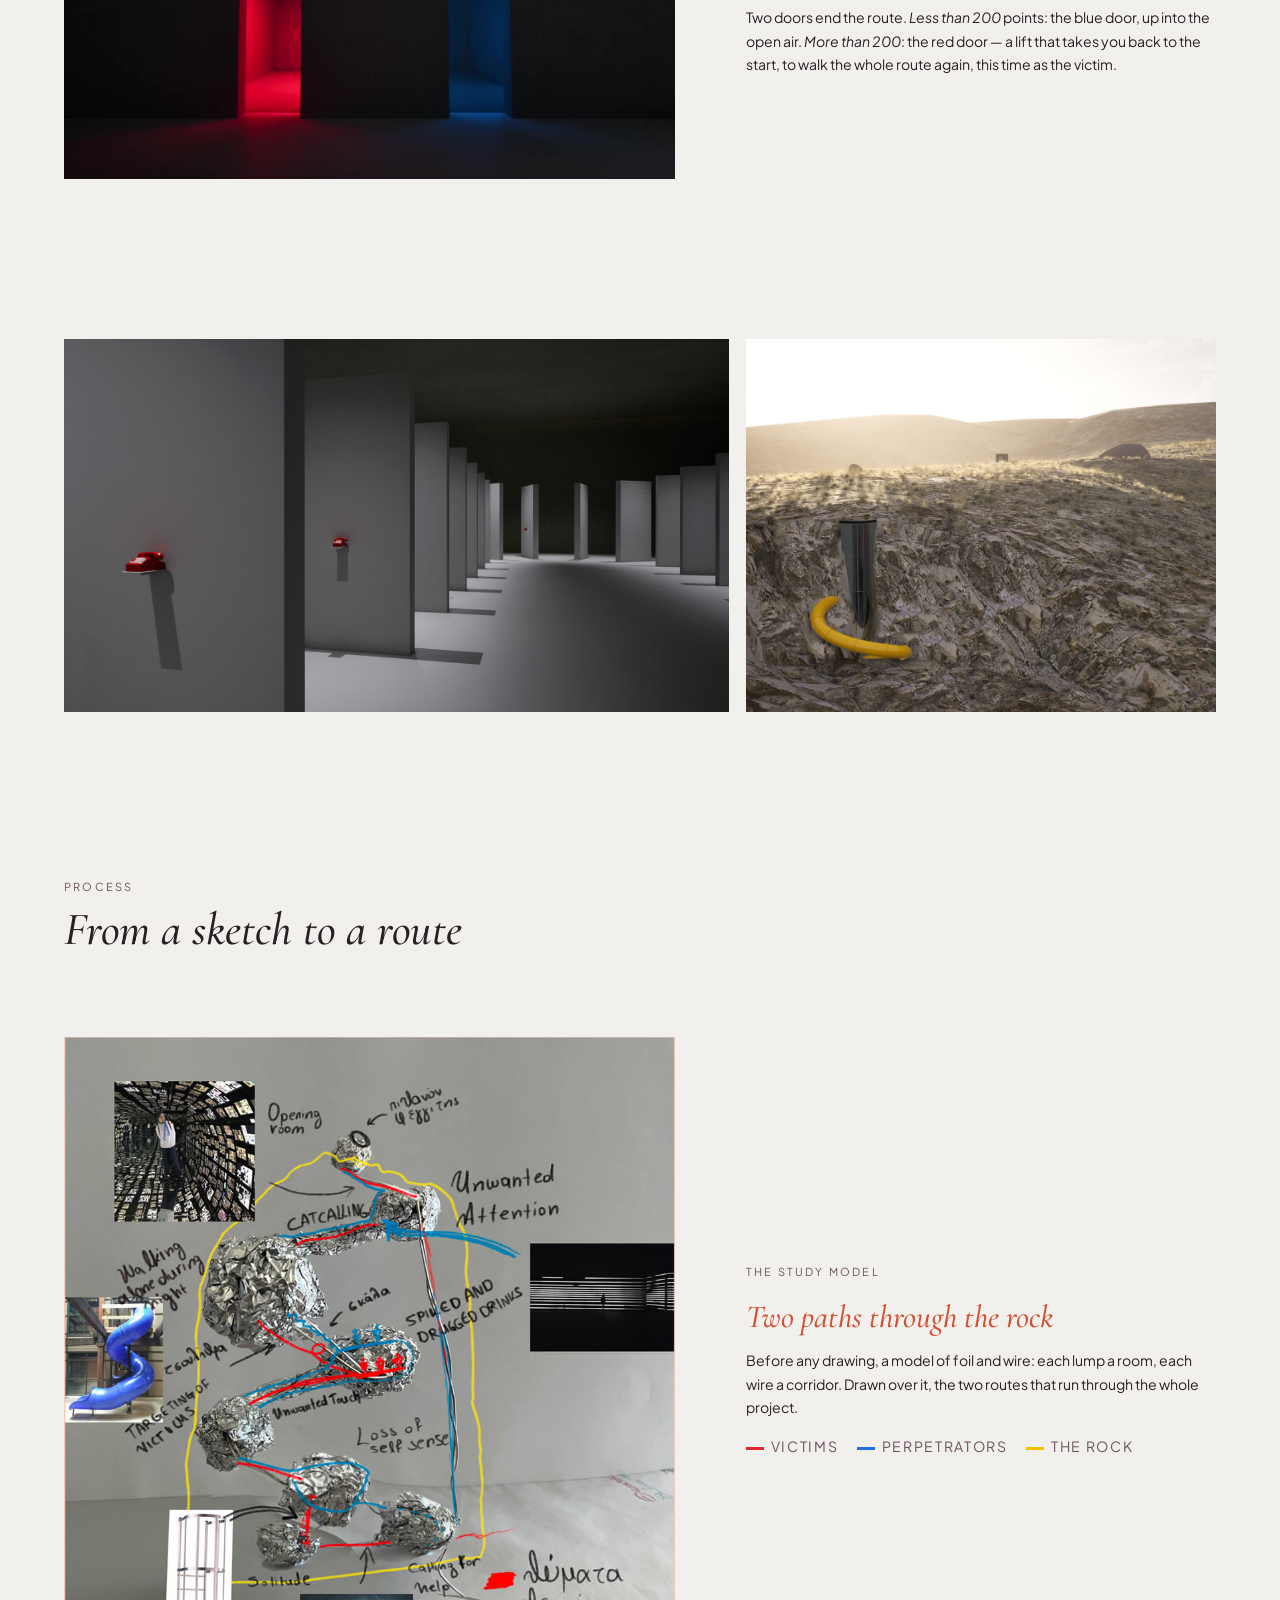
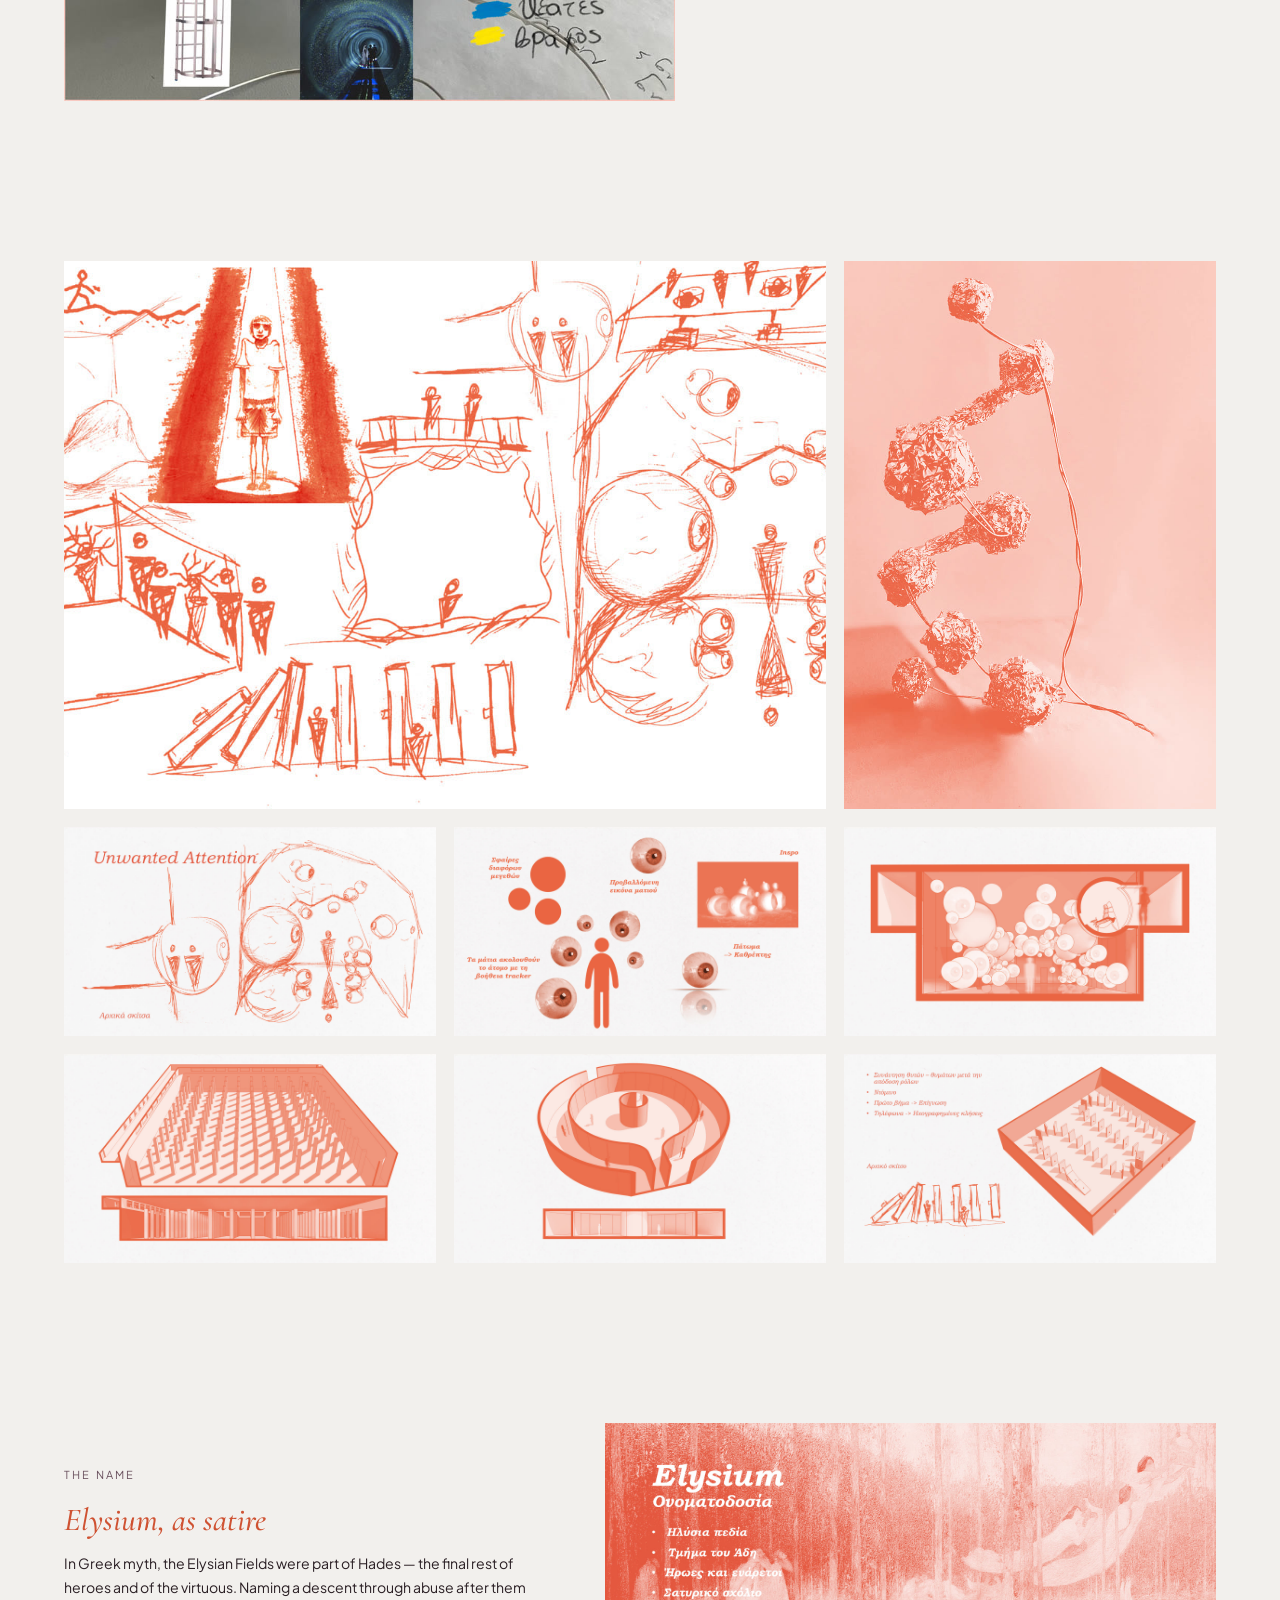
<file: work/elysium/index.html>
<!doctype html>
<html lang="en">
<head>
<meta charset="utf-8">
<meta name="viewport" content="width=device-width,initial-scale=1">
<title>Elysium — Voula Evangelia</title>
<meta name="description" content="Elysium — an experiential spatial installation that builds awareness of violence against women. Ten underground rooms in a cliff on Folegandros, walked as victim or as perpetrator. Diploma thesis by Voula Evangelia and Anastasia Koukopoulou.">
<meta property="og:title" content="Elysium — Voula Evangelia">
<meta property="og:description" content="Ten rooms under a cliff. You enter as victim or as perpetrator — and the roles are reversed.">
<meta property="og:image" content="img/hero.jpg">
<meta name="theme-color" content="#f2f0ed">
<script>document.documentElement.classList.add('js'); try { if (localStorage.getItem('pf-theme') === 'dark') document.documentElement.dataset.theme = 'dark'; } catch (e) {}</script>
<link rel="preconnect" href="https://fonts.googleapis.com">
<link rel="preconnect" href="https://fonts.gstatic.com" crossorigin>
<link href="https://fonts.googleapis.com/css2?family=Cormorant+Garamond:ital,wght@0,400;0,500;1,400;1,500&family=DM+Mono:wght@400&family=Plus+Jakarta+Sans:wght@400;500;600&display=swap" rel="stylesheet">
<link rel="preload" as="image" href="img/hero.jpg">
<link rel="stylesheet" href="../project.css">
<style>
  /* Elysium: the coral of the thesis drawings is the accent */
  :root { --accent:#cf5232; --title-size:clamp(96px,22vw,470px); --title-size-m:27vw; }
  :root[data-theme="dark"] { --accent:#f08a66; }

  /* the problem, in three numbers */
  .stats { display:grid; grid-template-columns:repeat(3,1fr); gap:clamp(24px,4vw,64px); padding:clamp(36px,5vw,72px) var(--pad) 0; margin:0; }
  .stats div { border-top:1px solid var(--line); padding-top:18px; }
  .stats dt { font:italic 500 clamp(54px,7vw,112px)/.95 var(--serif); color:var(--accent); }
  .stats dd { margin:12px 0 0; font:400 clamp(14px,1.1vw,16px)/1.55 var(--sans); max-width:34ch; }
  .stats small { display:block; margin-top:8px; font-size:10px; letter-spacing:.14em; text-transform:uppercase; color:var(--muted); }
  .lede { padding:clamp(28px,4vw,56px) var(--pad) 0; margin:0; font:400 clamp(15px,1.25vw,18px)/1.65 var(--sans); max-width:72ch; }

  /* how it works */
  .steps { margin:18px 0 0; padding:0; list-style:none; counter-reset:s; }
  .steps li { position:relative; padding:0 0 16px 34px; font:400 clamp(14px,1.1vw,16px)/1.6 var(--sans); max-width:54ch; }
  .steps li::before { counter-increment:s; content:counter(s, upper-roman); position:absolute; left:0; top:2px; font:italic 500 18px/1 var(--serif); color:var(--accent); }
  .steps b { font-weight:600; }

  /* the ten rooms, as an index */
  .rooms { margin:0; padding:clamp(28px,4vw,56px) var(--pad) 0; list-style:none; display:grid; grid-template-columns:repeat(5,1fr); gap:0 clamp(16px,2vw,32px); }
  .rooms li { border-top:1px solid var(--line); padding:12px 0 16px; font:400 13px/1.35 var(--sans); }
  .rooms li a { color:inherit; text-decoration:none; }
  .rooms li a:hover { color:var(--accent); }
  .rooms i { display:block; margin-bottom:4px; font:italic 500 22px/1 var(--serif); color:var(--accent); }
  .rooms small { display:block; margin-top:3px; font-size:10px; letter-spacing:.12em; text-transform:uppercase; color:var(--muted); }

  .legend { display:flex; flex-wrap:wrap; gap:6px 18px; margin:6px 0 0; font-size:11px; letter-spacing:.12em; text-transform:uppercase; color:var(--muted); }
  .legend span::before { content:""; display:inline-block; width:18px; height:3px; margin-right:7px; vertical-align:middle; background:var(--c); }
  .row .txt .who-sees { font-size:12.5px; color:var(--muted); }

  /* loops: a duo can open with a film, and loops in the grid keep their 16:9 so captions sit under them */
  .row figure.duo video { width:100%; max-height:none; }
  .row figure.duo video + img { position:absolute; right:-5%; bottom:0; width:40%; border:8px solid var(--bg); }
  .grid figure video { height:auto; aspect-ratio:16/9; }

  @media (max-width:860px) {
    .row figure.duo video + img { position:static; width:62%; margin:10px 0 0 auto; border:0; }
    .stats { grid-template-columns:1fr; }
    .rooms { grid-template-columns:repeat(2,1fr); }
  }
</style>
</head>
<body>

<a class="back" href="../../#work" aria-label="Back to the portfolio">← back</a>

<header class="hero">
  <img src="img/hero.jpg" alt="A sunlit, rocky hillside on Folegandros; a small dark entrance block sits alone on the slope.">
  <div class="meta l caps">experiential spatial installation<br>diploma thesis in architecture</div>
  <div class="meta r caps">2024<br>folegandros, greece</div>
  <h1>Elysium</h1>
</header>

<section class="band">
  <div class="who rv">
    <b>Voula Evangelia</b>
    <span class="role">[ concept · spatial composition · 3d model · unreal engine renders · film edit · sound ]</span>
    <span class="name">Elysium</span>
  </div>
  <div class="txt rv">
    <!-- based on the thesis text and presentation — please review -->
    <p><b>ELYSIUM</b> is an experiential spatial installation that builds awareness of violence against women. It is not a building to look at, but a route you walk through: ten underground rooms, each one a form of abuse that most women will recognise — from an unwanted look to an unwanted touch.</p>
    <p>It speaks to men and women alike, and takes apart the idea that gender-based violence is “a women’s issue”. It addresses victims, to help them speak, and perpetrators, to help them recognise what they do.</p>
    <p><b>The twist:</b> every visitor walks it in a role — as a victim or as a perpetrator — and the roles are reversed.</p>
  </div>
</section>

<section class="film" id="film">
  <p class="caps">the walkthrough — 8′04″</p>
  <div class="player rv">
    <button type="button" data-yt="p4rtUPqfHGw" data-title="Elysium — walkthrough film" aria-label="Play the Elysium walkthrough film (loads from YouTube)">
      <img src="img/poster.jpg" loading="lazy" alt="Still: a silhouette walking between bands of white light in a black corridor.">
      <span class="play"><i></i>play the walkthrough</span>
    </button>
  </div>
  <a class="yt" href="https://youtu.be/p4rtUPqfHGw" target="_blank" rel="noopener">or watch on YouTube ↗</a>
</section>

<!-- ───────── why ───────── -->
<header class="sec">
  <p class="caps">why</p>
  <h2 class="rv">A violence that stays out of sight</h2>
</header>

<p class="lede rv">Gender-based violence is so widespread that, if every woman reported it, the police could not handle the cases. Elysium was made in response to that rise — and to the indifference that surrounds it.</p>

<dl class="stats">
  <div class="rv"><dt>23</dt><dd>femicides in Greece in 2021 — almost three times as many as the year before.<small>source: Hellenic Police, via MIIR</small></dd></div>
  <div class="rv"><dt>~48,000</dt><dd>domestic-violence crimes reported in Greece between 2010 and 2021 — more every single year.<small>source: Hellenic Police, via MIIR</small></dd></div>
  <div class="rv"><dt>×4</dt><dd>reports of physical violence against women in Greece, from 2019 to 2022.<small>source: EIGE, MIIR, EDJNET</small></dd></div>
</dl>

<!-- ───────── where ───────── -->
<header class="sec">
  <p class="caps">where</p>
  <h2 class="rv">Inside a cliff on Folegandros</h2>
</header>

<div class="row">
  <figure class="rv"><img src="img/site-model.jpg" loading="lazy" alt="Aerial render of a rocky headland over the sea, with the installation’s rooms and corridors drawn as a pale model sunk into the rock."></figure>
  <div class="txt rv">
    <span class="n caps">the site</span>
    <h3>Hidden, like the abuse itself</h3>
    <p>The installation sits inside a cliff near Lygaria beach, on the Cycladic island of Folegandros. The site was chosen on purpose: almost everything happens underground, out of sight — the way most of the abuse women live through stays hidden.</p>
    <p>From the surface you only see a few soft, egg-like openings in the rock, and a small block where visitors come back up into the light.</p>
  </div>
</div>

<section class="grid" aria-label="The site">
  <figure class="w7 rv"><img src="img/dome.jpg" loading="lazy" alt="The egg-shaped entrance dome, sunk into the rock, the sea behind it."></figure>
  <figure class="w5 rv"><img src="img/dome-sea.jpg" loading="lazy" alt="The dome seen low through dry grass, the Aegean on the horizon."></figure>
</section>

<!-- ───────── how it works ───────── -->
<header class="sec">
  <p class="caps">how it works</p>
  <h2 class="rv">Two roles, one route, ten rooms</h2>
</header>

<div class="row flip">
  <figure class="rv"><img src="img/route-axo.jpg" loading="lazy" alt="Axonometric diagram of the route: an egg-shaped opening room, corridors and a sequence of rooms linked in a loop."></figure>
  <div class="txt rv">
    <span class="n caps">the rules of the visit</span>
    <!-- mechanics as described by the author — please review -->
    <ol class="steps">
      <li><b>A role at the door.</b> Visitors are split into victims and perpetrators — and the roles are reversed: men mostly enter as victims, since in a patriarchal world it is usually women who are. Anyone who says they have lived through abuse is not made to relive it.</li>
      <li><b>Two sides of every room.</b> The rooms are built twice over: one side for the victims, one for the perpetrators. They walk the same route, on different paths.</li>
      <li><b>Points.</b> Perpetrators earn points in every room, depending on how hard they make the victim’s experience. Some go all in; others step back, refuse, and simply watch.</li>
      <li><b>Two doors.</b> At the end, after the two groups meet, the points decide. Under 200, the blue door leads out into the open air. Over 200, the red door takes you back to the start, to walk it all again — this time as the victim. Empathy is not explained; it is lived.</li>
    </ol>
  </div>
</div>

<ol class="rooms" aria-label="The ten rooms">
  <li><a href="#r1"><i>01</i>Opening room</a></li>
  <li><a href="#r2"><i>02</i>Unwanted attention</a></li>
  <li><a href="#r3"><i>03</i>Catcalling<small>passage</small></a></li>
  <li><a href="#r4"><i>04</i>Walking alone during night</a></li>
  <li><a href="#r5"><i>05</i>Spiked and drugged drinks</a></li>
  <li><a href="#r6"><i>06</i>Unwanted touch</a></li>
  <li><a href="#r7"><i>07</i>Targeting of victims</a></li>
  <li><a href="#r8"><i>08</i>Loss of self sense</a></li>
  <li><a href="#r9"><i>09</i>Solitude</a></li>
  <li><a href="#r10"><i>10</i>Calling for help<small>art installation</small></a></li>
</ol>

<!-- ───────── the rooms ───────── -->
<header class="sec">
  <p class="caps">the rooms</p>
  <h2 class="rv">Ten rooms, ten forms of abuse</h2>
</header>
<!-- one or two sentences per room, written from the renders and the presentation — please review -->

<div class="row" id="r1">
  <figure class="duo rv"><video data-loop muted playsinline loop preload="none" poster="img/loop-opening.jpg" src="img/loop-opening.mp4" aria-label="Walkthrough: looking up inside the dome as the light of the oculus opens to the sky."></video><img src="img/r1-banner.jpg" loading="lazy" alt="Inside the dome, a protest banner reading ‘femicide’ in Greek hangs on the curved wall."></figure>
  <div class="txt rv">
    <span class="n caps">01 — opening room</span>
    <h3>Everyone starts together</h3>
    <p>Inside the egg-shaped dome, under a single opening to the sky, among the banners of protests against femicide. This is the last moment everyone shares the same space — before the roles are handed out.</p>
  </div>
</div>

<div class="row flip" id="r2">
  <figure class="rv"><video data-loop muted playsinline loop preload="none" poster="img/loop-screens.jpg" src="img/loop-screens.mp4" aria-label="Walkthrough: entering a tunnel lined floor to ceiling with screens showing news reports."></video></figure>
  <div class="txt rv">
    <span class="n caps">02 — unwanted attention</span>
    <h3>Being watched</h3>
    <p>A tunnel of screens playing news reports leads into a room of giant eyes that follow every move. Each perpetrator sits inside one of the eyes — a capsule they steer to keep a victim in sight. The longer they watch, the more points they score; a button opens and shuts the eye.</p>
  </div>
</div>

<section class="grid" aria-label="Unwanted attention">
  <figure class="w6 rv"><video data-loop muted playsinline loop preload="none" poster="img/loop-eyes-victims.jpg" src="img/loop-eyes-victims.mp4" aria-label="Animation: walking between hundreds of giant eyes that turn to follow."></video><figcaption>victims’ side — the eyes follow you</figcaption></figure>
  <figure class="w6 rv"><video data-loop muted playsinline loop preload="none" poster="img/loop-eye-capsule.jpg" src="img/loop-eye-capsule.mp4" aria-label="Animation: inside the perpetrator’s capsule, the round window turns across the room of eyes."></video><figcaption>perpetrators’ side — steering the eye</figcaption></figure>
</section>

<div class="row" id="r3">
  <figure class="rv"><video data-loop muted playsinline loop preload="none" poster="img/loop-catcalling.jpg" src="img/loop-catcalling.mp4" aria-label="Walkthrough: a narrow passage between angled panels; huge faces lean in and speak."></video></figure>
  <div class="txt rv">
    <span class="n caps">03 — catcalling · passage</span>
    <h3>Faces that speak to you</h3>
    <p>A narrow passage between angled panels. Huge faces lean in from both sides and speak as you squeeze through — there is no way to walk past them without hearing.</p>
  </div>
</div>

<div class="row flip" id="r4">
  <figure class="rv"><video data-loop muted playsinline loop preload="none" poster="img/loop-night.jpg" src="img/loop-night.mp4" aria-label="Walkthrough: moving down a long, dark corridor as thin red lines light up one after another."></video></figure>
  <div class="txt rv">
    <span class="n caps">04 — walking alone during night</span>
    <h3>The way home</h3>
    <p>A long corridor in the dark, lit only by thin red lines, walls on either side. It is the street at night, the walk that feels longer than it is. After it, the victims reach a small red lounge — the first place they meet each other.</p>
  </div>
</div>

<section class="grid" aria-label="Walking alone during night">
  <figure class="w6 rv"><video data-loop muted playsinline loop preload="none" poster="img/loop-walking-perps.jpg" src="img/loop-walking-perps.mp4" aria-label="Animation: a red-lit gallery of arcade screens beside the corridor."></video><figcaption>perpetrators’ side — the arcade beside the corridor</figcaption></figure>
  <figure class="w6 rv"><video data-loop muted playsinline loop preload="none" poster="img/loop-lounge.jpg" src="img/loop-lounge.mp4" aria-label="Walkthrough: turning into the red lounge with its low red sofas."></video><figcaption>the red lounge — victims meet</figcaption></figure>
</section>

<div class="row" id="r5">
  <figure class="rv"><video data-loop muted playsinline loop preload="none" poster="img/loop-spiked-victims.jpg" src="img/loop-spiked-victims.mp4" aria-label="Animation: figures cross a vast dark hall on a grid floor; a tile glows red."></video></figure>
  <div class="txt rv">
    <span class="n caps">05 — spiked and drugged drinks</span>
    <h3>Losing your footing</h3>
    <p>A vast, almost black hall where distance and direction stop making sense — the disorientation of a drink you did not know had been spiked.</p>
  </div>
</div>

<section class="grid" aria-label="Spiked and drugged drinks">
  <figure class="w6 rv"><img src="img/r5-drinks.jpg" loading="lazy" alt="A vast, almost black hall; two small figures stand far apart on a faint grid floor."><figcaption>victims’ side</figcaption></figure>
  <figure class="w6 rv"><video data-loop muted playsinline loop preload="none" poster="img/loop-spiked-perps.jpg" src="img/loop-spiked-perps.mp4" aria-label="Animation: the same dark hall seen from the perpetrators’ side, a line of light tiles across the floor."></video><figcaption>perpetrators’ side</figcaption></figure>
</section>

<div class="row flip" id="r6">
  <figure class="rv"><video data-loop muted playsinline loop preload="none" poster="img/loop-touch.jpg" src="img/loop-touch.mp4" aria-label="Walkthrough: a narrow white corridor; hands push through the soft walls on both sides."></video></figure>
  <div class="txt rv">
    <span class="n caps">06 — unwanted touch</span>
    <h3>Nowhere to step aside</h3>
    <p>A narrow corridor with soft, elastic walls. From the other side, hands press through towards you, and the passage is too tight to avoid them.</p>
  </div>
</div>

<div class="row" id="r7">
  <figure class="duo rv"><video data-loop muted playsinline loop preload="none" poster="img/loop-target-perps.jpg" src="img/loop-target-perps.mp4" aria-label="Animation: perpetrators at glowing consoles in a dark room choose a target."></video><img src="img/r7-target.jpg" loading="lazy" alt="A single figure stands in a cone of white light in a completely dark room."></figure>
  <div class="txt rv">
    <span class="n caps">07 — targeting of victims</span>
    <h3>Chosen</h3>
    <p>Darkness, and one cone of light. From their consoles, the perpetrators decide who stands in it.</p>
  </div>
</div>

<div class="row flip" id="r8">
  <figure class="rv"><video data-loop muted playsinline loop preload="none" poster="img/loop-self.jpg" src="img/loop-self.mp4" aria-label="Walkthrough: a curved white room of life-size photographs; dark silhouettes walk among them, ‘3 votes’ printed on a body."></video></figure>
  <div class="txt rv">
    <span class="n caps">08 — loss of self sense</span>
    <h3>On display</h3>
    <p>A white, spiralling room lined with life-size photographs of bodies — looked at, judged, voted on. You keep walking in circles, with less and less of yourself.</p>
  </div>
</div>

<div class="row" id="r9">
  <figure class="rv"><video data-loop muted playsinline loop preload="none" poster="img/loop-solitude.jpg" src="img/loop-solitude.mp4" aria-label="Walkthrough: climbing down a ladder inside a bright blue tube."></video></figure>
  <div class="txt rv">
    <span class="n caps">09 — solitude</span>
    <h3>Down, alone</h3>
    <p>Stairs, then a ladder inside a blue tube, down into a round, blue void. No one else is there.</p>
  </div>
</div>

<section class="grid" aria-label="Loss of self sense and solitude">
  <figure class="w6 rv"><img src="img/r8-self.jpg" loading="lazy" alt="A life-size photograph of a young man on a white wall, a dark silhouette standing in front of it."></figure>
  <figure class="w6 rv"><img src="img/r9-blue.jpg" loading="lazy" alt="A deep blue round chamber; a ladder cage hangs into it from an opening above."></figure>
</section>

<div class="row flip" id="r10">
  <figure class="rv"><video data-loop muted playsinline loop preload="none" poster="img/loop-domino.jpg" src="img/loop-domino.mp4" aria-label="Walkthrough: a grey hall of tall standing slabs like dominoes; a figure walks among them."></video></figure>
  <div class="txt rv">
    <span class="n caps">10 — calling for help · art installation</span>
    <h3>The first domino</h3>
    <p>Victims and perpetrators finally meet, after the roles are revealed. Tall slabs stand like dominoes — the first step is awareness, and one falling slab moves the next. On the walls, red telephones play recorded calls for help.</p>
  </div>
</div>

<div class="row" id="doors">
  <figure class="rv"><video data-loop muted playsinline loop preload="none" poster="img/loop-red-door.jpg" src="img/loop-red-door.mp4" aria-label="Walkthrough: two lit doorways, red ‘more than 200’ and blue ‘less than 200’; the camera goes through the red one into a red lift."></video></figure>
  <div class="txt rv">
    <span class="n caps">the way out</span>
    <h3>More than 200</h3>
    <p>Two doors end the route. <i>Less than 200</i> points: the blue door, up into the open air. <i>More than 200</i>: the red door — a lift that takes you back to the start, to walk the whole route again, this time as the victim.</p>
  </div>
</div>

<section class="grid" aria-label="The end of the route">
  <figure class="w7 rv"><img src="img/r10-phone.jpg" loading="lazy" alt="A red telephone on a white shelf in the hall of slabs."></figure>
  <figure class="w5 rv"><img src="img/resurface.jpg" loading="lazy" alt="Back on the surface: a yellow tube emerges from the rock of the cliff."></figure>
</section>

<!-- ───────── process ───────── -->
<header class="sec">
  <p class="caps">process</p>
  <h2 class="rv">From a sketch to a route</h2>
</header>

<div class="row">
  <figure class="rv"><img src="img/model-map.jpg" loading="lazy" alt="Photo of the study model — crumpled foil rooms linked by wire — annotated with each room’s name, the victims’ path in red, the perpetrators’ path in blue and the rock in yellow."></figure>
  <div class="txt rv">
    <span class="n caps">the study model</span>
    <h3>Two paths through the rock</h3>
    <p>Before any drawing, a model of foil and wire: each lump a room, each wire a corridor. Drawn over it, the two routes that run through the whole project.</p>
    <p class="legend"><span style="--c:#e3262d">victims</span><span style="--c:#1f6fe0">perpetrators</span><span style="--c:#f2c200">the rock</span></p>
  </div>
</div>

<section class="grid" aria-label="Sketches, model and drawings">
  <figure class="w8 rv"><img src="img/sketches.jpg" loading="lazy" alt="Concept sketches in coral ink: a figure in a corridor of light, rows of figures, falling dominoes, a room of eyes."></figure>
  <figure class="w4 rv"><img src="img/model.jpg" loading="lazy" alt="The foil-and-wire study model, toned coral."></figure>
  <figure class="w4 rv"><img src="img/sketch-attention.jpg" loading="lazy" alt="First sketch of the unwanted attention room: giant eyes around small figures."></figure>
  <figure class="w4 rv"><img src="img/eyes-diagram.jpg" loading="lazy" alt="Diagram of the eyes: spheres of different sizes that follow a person with the help of a tracker."></figure>
  <figure class="w4 rv"><img src="img/plan-attention.jpg" loading="lazy" alt="Plan of the unwanted attention room, filled with circles, with the perpetrator’s capsule drawn in detail."></figure>
  <figure class="w4 rv"><img src="img/r4-axo.jpg" loading="lazy" alt="Axonometric drawing in coral of the walking-alone corridor and, beside it, a dense grid of walls."></figure>
  <figure class="w4 rv"><img src="img/axo-self.jpg" loading="lazy" alt="Axonometric drawing of the spiralling loss-of-self-sense room."></figure>
  <figure class="w4 rv"><img src="img/axo-help.jpg" loading="lazy" alt="Axonometric drawing of the calling-for-help hall of slabs, with the first domino sketch."></figure>
</section>

<!-- ───────── the name ───────── -->
<div class="row flip">
  <figure class="rv"><img src="img/naming.jpg" loading="lazy" alt="A classical painting of the Elysian Fields, toned coral."></figure>
  <div class="txt rv">
    <span class="n caps">the name</span>
    <h3>Elysium, as satire</h3>
    <p>In Greek myth, the Elysian Fields were part of Hades — the final rest of heroes and of the virtuous. Naming a descent through abuse after them is a deliberate, bitter comment.</p>
    <p>But it is also a promise: the experience is meant to be cathartic. Once you have gained awareness and empathy, you can set out on the path to a more virtuous life.</p>
  </div>
</div>

<section class="notes">
  <dl class="facts">
    <div><dt>Year</dt><dd>2024</dd></div>
    <div><dt>Format</dt><dd>Experiential spatial installation · walkthrough film</dd></div>
    <div><dt>Context</dt><dd>Diploma thesis, School of Architecture</dd></div>
    <div><dt>Team</dt><dd>Voula Evangelia, Anastasia Koukopoulou</dd></div>
    <div><dt>My role</dt><dd>Concept and spatial composition (with A. Koukopoulou), 3D model, Unreal Engine renders, film edit, sound design (assembled and edited from sound elements)</dd></div>
    <div class="tools"><dt>Tools</dt><dd><span>AutoCAD</span><span>Revit</span><span>Unreal Engine</span><span>Photoshop</span><span>Premiere Pro</span></dd></div>
  </dl>
  <p class="disclaimer">Architectural drawings by Anastasia Koukopoulou. Statistics as presented in the thesis (Hellenic Police, EIGE, MIIR, EDJNET). An unbuilt proposal.</p>
</section>

<footer class="end">
  <img src="img/resurface.jpg" loading="lazy" alt="">
  <div class="links">
    <a href="../../#work">← back to my work</a>
    <a href="#film">watch the walkthrough ↑</a>
    <a class="next" href="../38780-118/" data-file="38780-118.jpg" data-img="38780-118">next project — 38780-118 →</a>
  </div>
</footer>

<script src="../project.js" defer></script>
</body>
</html>
</file>
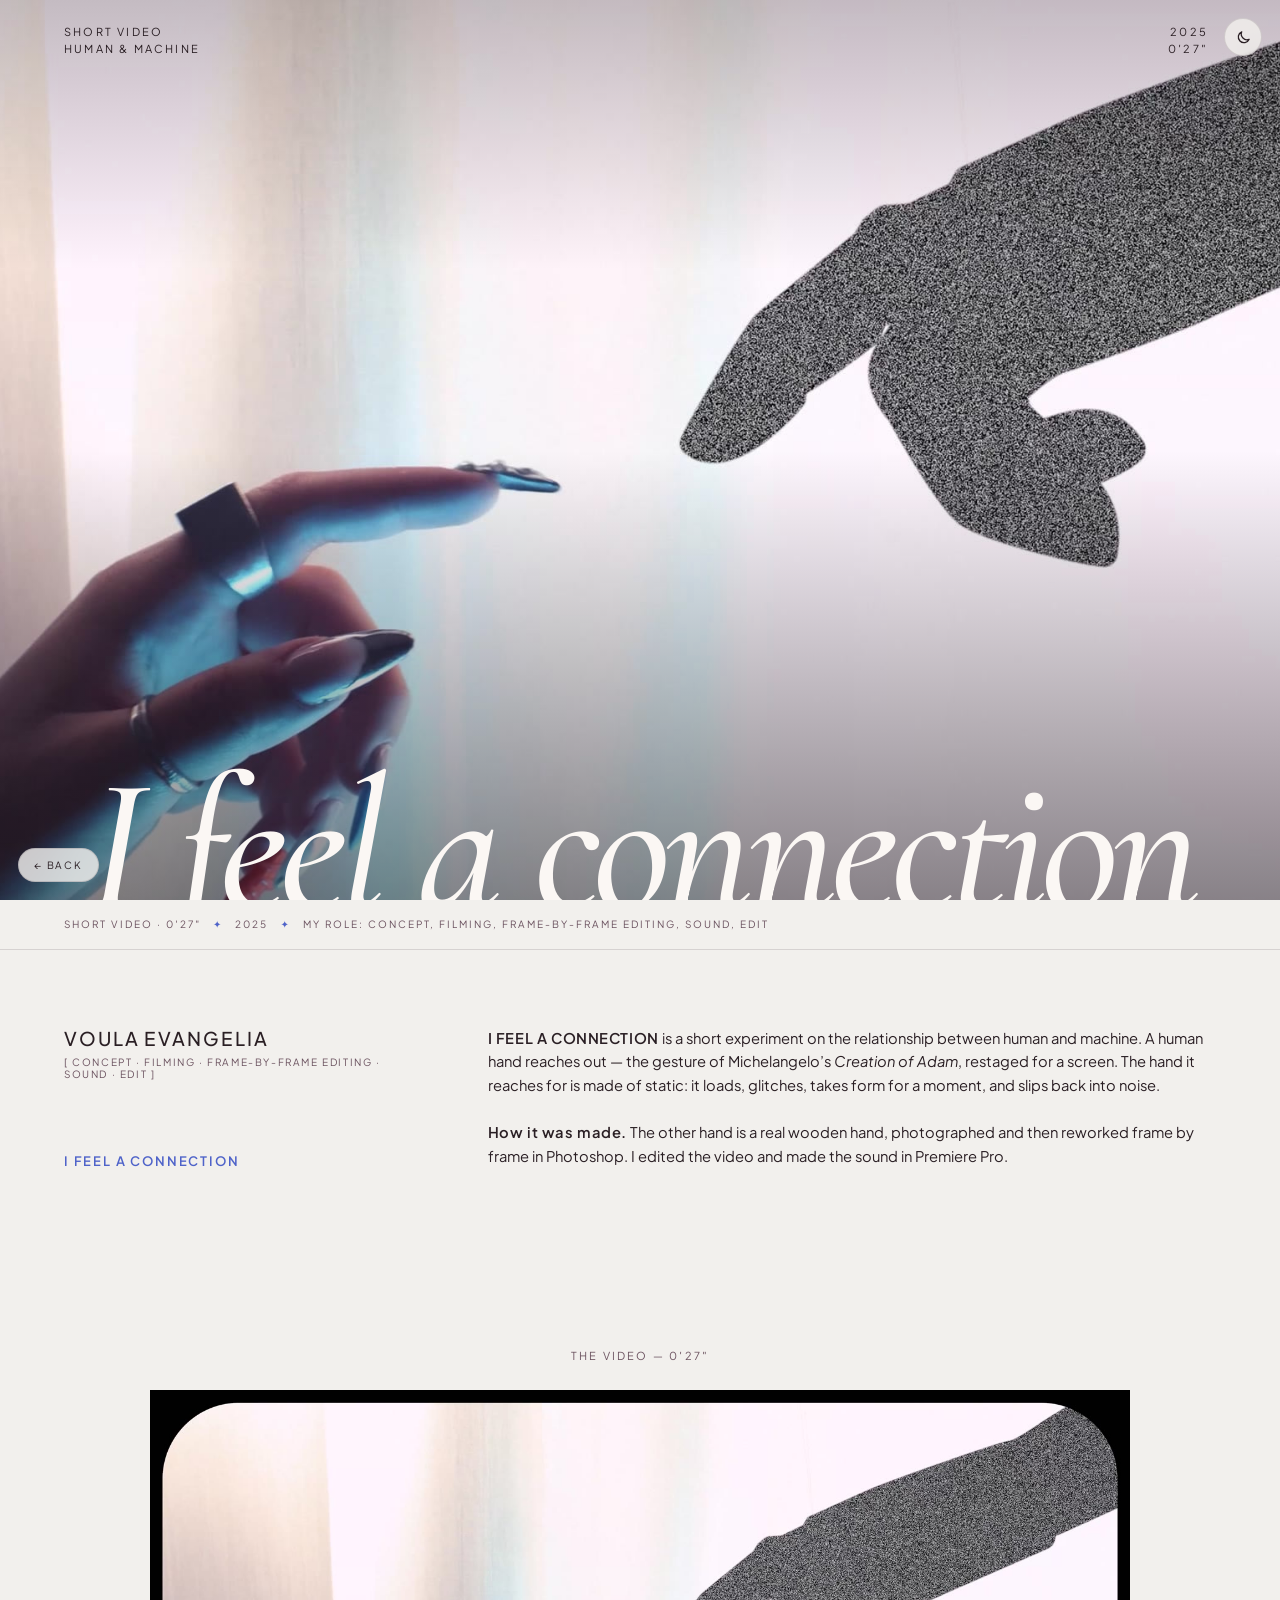
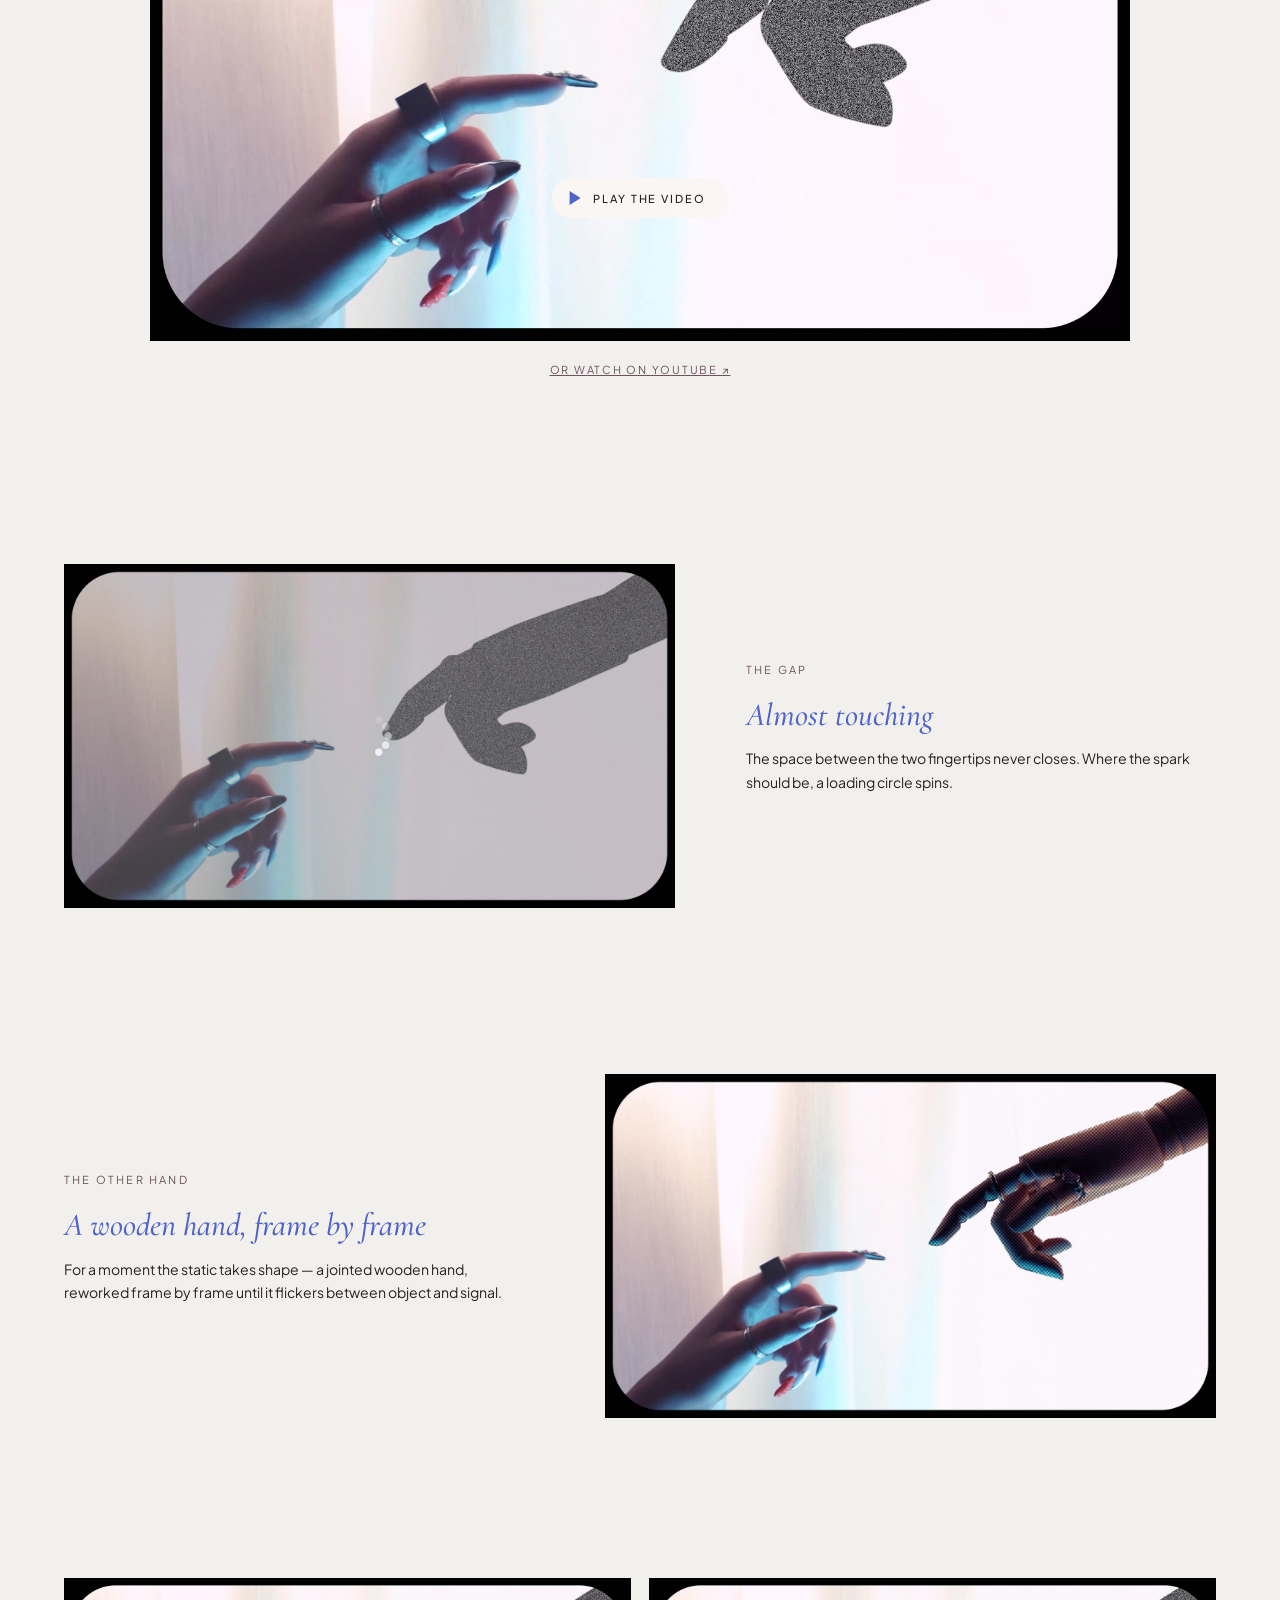
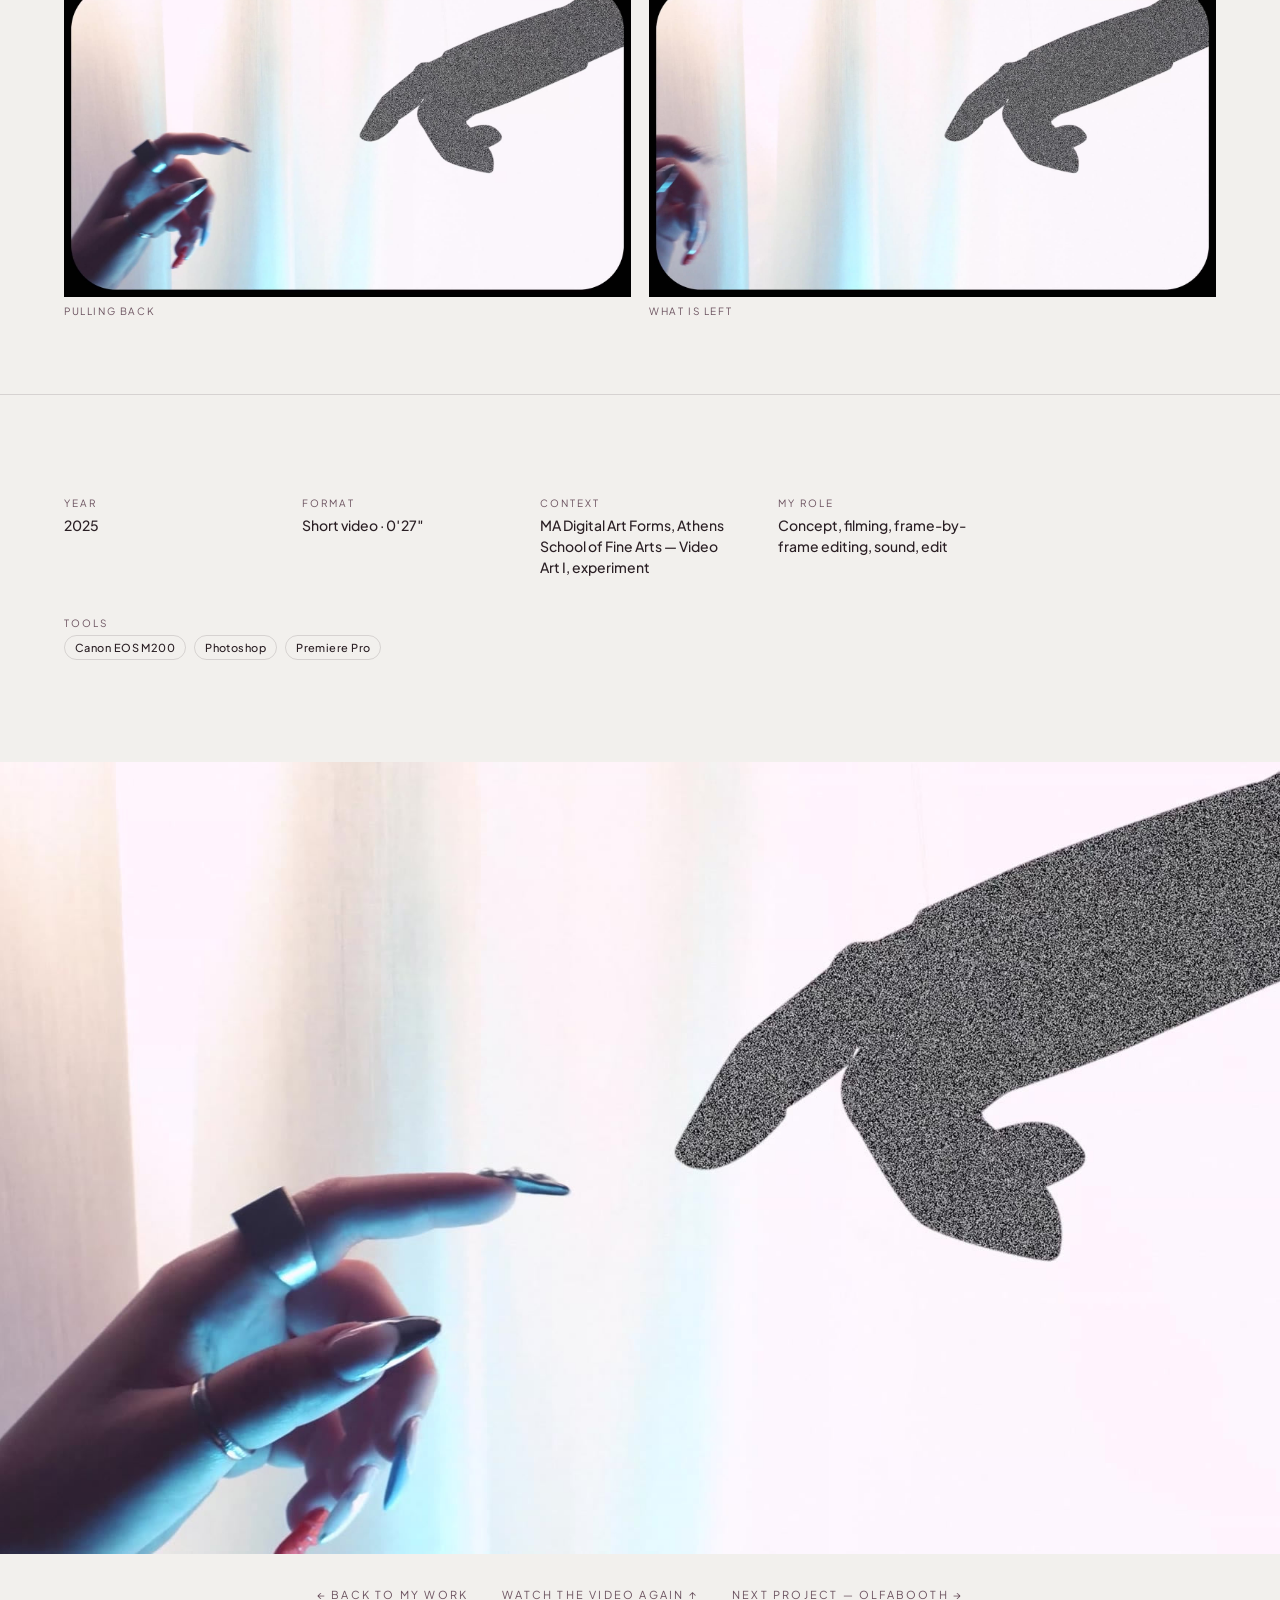
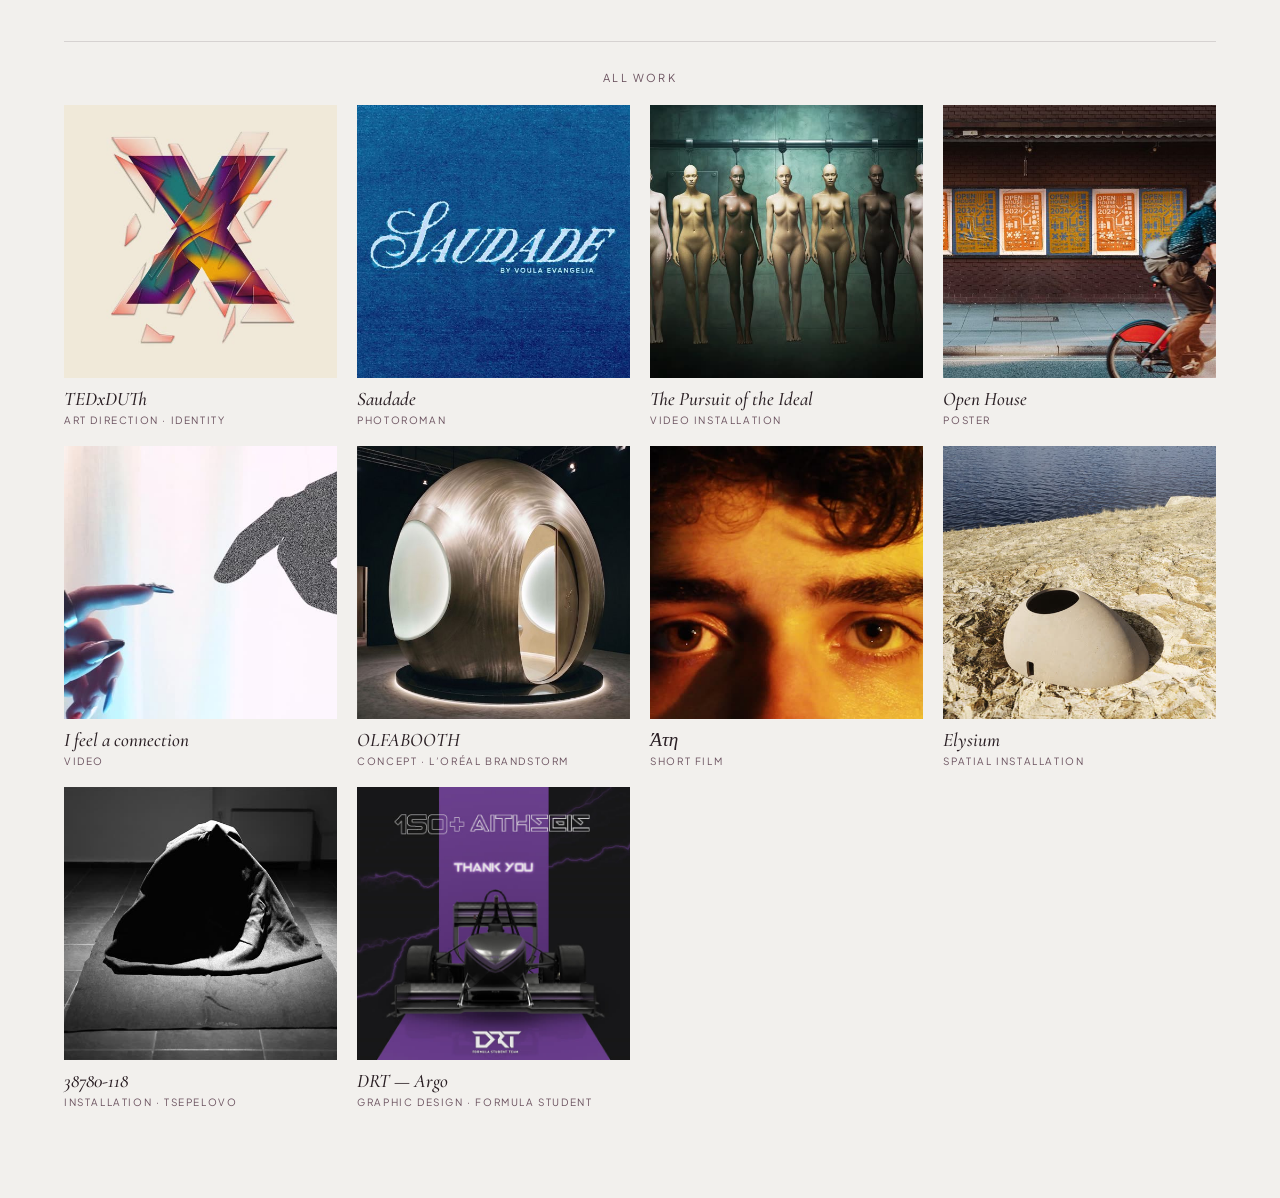
<file: work/i-feel-a-connection/index.html>
<!doctype html>
<html lang="en">
<head>
<meta charset="utf-8">
<meta name="viewport" content="width=device-width,initial-scale=1">
<title>I feel a connection — Voula Evangelia</title>
<meta name="description" content="I feel a connection — a short video experiment by Voula Evangelia on the relationship between human and machine.">
<meta property="og:title" content="I feel a connection — Voula Evangelia">
<meta property="og:description" content="A human hand reaches for a hand made of static: a short video on human and machine.">
<meta property="og:image" content="img/hero.jpg">
<meta name="theme-color" content="#f2f0ed">
<script>document.documentElement.classList.add('js'); try { if (localStorage.getItem('pf-theme') === 'dark') document.documentElement.dataset.theme = 'dark'; } catch (e) {}</script>
<link rel="preconnect" href="https://fonts.googleapis.com">
<link rel="preconnect" href="https://fonts.gstatic.com" crossorigin>
<link href="https://fonts.googleapis.com/css2?family=Cormorant+Garamond:ital,wght@0,400;0,500;1,400;1,500&family=DM+Mono:wght@400&family=Plus+Jakarta+Sans:wght@400;500;600&display=swap" rel="stylesheet">
<link rel="preload" as="image" href="img/hero.jpg">
<link rel="stylesheet" href="../project.css">
<style>
  /* I feel a connection: the cold screen-blue of the light on the hand is the accent */
  :root { --accent:#4f63c9; --title-size:clamp(64px,15vw,340px); --title-size-m:25vw; }
  :root[data-theme="dark"] { --accent:#9fb0ff; }
  .hero::after { background:linear-gradient(180deg, rgba(20,14,18,.25), rgba(20,14,18,0) 30%, rgba(20,14,18,0) 50%, rgba(20,14,18,.5)); }   /* the frame is pale: a little more shade under the title */
  .hero .meta { color:#2a1f24; }
</style>
</head>
<body>

<a class="back" href="../../#work" aria-label="Back to the portfolio">← back</a>

<header class="hero">
  <img src="img/hero.jpg" alt="A woman’s hand with long nails and rings reaches towards a grey hand made of static, against pale curtains.">
  <div class="meta l caps">short video<br>human &amp; machine</div>
  <div class="meta r caps">2025<br>0′27″</div>
  <h1>I feel a <br class="m">connection</h1>
</header>

<section class="band">
  <div class="who rv">
    <b>Voula Evangelia</b>
    <span class="role">[ concept · filming · frame-by-frame editing · sound · edit ]</span>
    <span class="name">I feel a connection</span>
  </div>
  <div class="txt rv">
    <!-- PLACEHOLDER text, written from the video — Voula will replace it with her own -->
    <p><b>I FEEL A CONNECTION</b> is a short experiment on the relationship between human and machine. A human hand reaches out — the gesture of Michelangelo’s <i>Creation of Adam</i>, restaged for a screen. The hand it reaches for is made of static: it loads, glitches, takes form for a moment, and slips back into noise.</p>
    <p><b>How it was made.</b> The other hand is a real wooden hand, photographed and then reworked frame by frame in Photoshop. I edited the video and made the sound in Premiere Pro.</p>
  </div>
</section>

<section class="film" id="film">
  <p class="caps">the video — 0′27″</p>
  <div class="player rv">
    <button type="button" data-yt="SuGhmgiSCsY" data-title="I feel a connection" aria-label="Play the video I feel a connection (loads from YouTube)">
      <img src="img/reach.jpg" loading="lazy" alt="Still: the human hand reaching towards the hand of static.">
      <span class="play"><i></i>play the video</span>
    </button>
  </div>
  <a class="yt" href="https://www.youtube.com/watch?v=SuGhmgiSCsY" target="_blank" rel="noopener">or watch on YouTube ↗</a>
</section>

<div class="row">
  <figure class="rv"><img src="img/loading.jpg" loading="lazy" alt="The image dims; a small loading circle spins in the gap between the two fingertips."></figure>
  <div class="txt rv">
    <span class="n caps">the gap</span>
    <h3>Almost touching</h3>
    <p>The space between the two fingertips never closes. Where the spark should be, a loading circle spins.</p>
  </div>
</div>

<div class="row flip">
  <figure class="rv"><img src="img/wooden.jpg" loading="lazy" alt="For a moment the hand of static becomes a jointed wooden hand, printed in a fine halftone."></figure>
  <div class="txt rv">
    <span class="n caps">the other hand</span>
    <h3>A wooden hand, frame by frame</h3>
    <p>For a moment the static takes shape — a jointed wooden hand, reworked frame by frame until it flickers between object and signal.</p>
  </div>
</div>

<section class="grid" aria-label="Stills">
  <figure class="w6 rv"><img src="img/flash.jpg" loading="lazy" alt="The human hand curls and pulls back."><figcaption>pulling back</figcaption></figure>
  <figure class="w6 rv"><img src="img/alone.jpg" loading="lazy" alt="The human hand is gone; only the hand of static is left."><figcaption>what is left</figcaption></figure>
</section>

<section class="notes">
  <dl class="facts">
    <div><dt>Year</dt><dd>2025</dd></div>
    <div><dt>Format</dt><dd>Short video · 0′27″</dd></div>
    <div><dt>Context</dt><dd>MA Digital Art Forms, Athens School of Fine Arts — Video Art I, experiment</dd></div>
    <div><dt>My role</dt><dd>Concept, filming, frame-by-frame editing, sound, edit</dd></div>
    <div class="tools"><dt>Tools</dt><dd><span>Canon EOS M200</span><span>Photoshop</span><span>Premiere Pro</span></dd></div>
  </dl>
</section>

<footer class="end">
  <img src="img/hero.jpg" loading="lazy" alt="">
  <div class="links">
    <a href="../../#work">← back to my work</a>
    <a href="#film">watch the video again ↑</a>
    <a class="next" href="../olfabooth/" data-file="olfabooth.pptx" data-img="olfabooth">next project — OLFABOOTH →</a>
  </div>
</footer>

<script src="../project.js" defer></script>
</body>
</html>
</file>
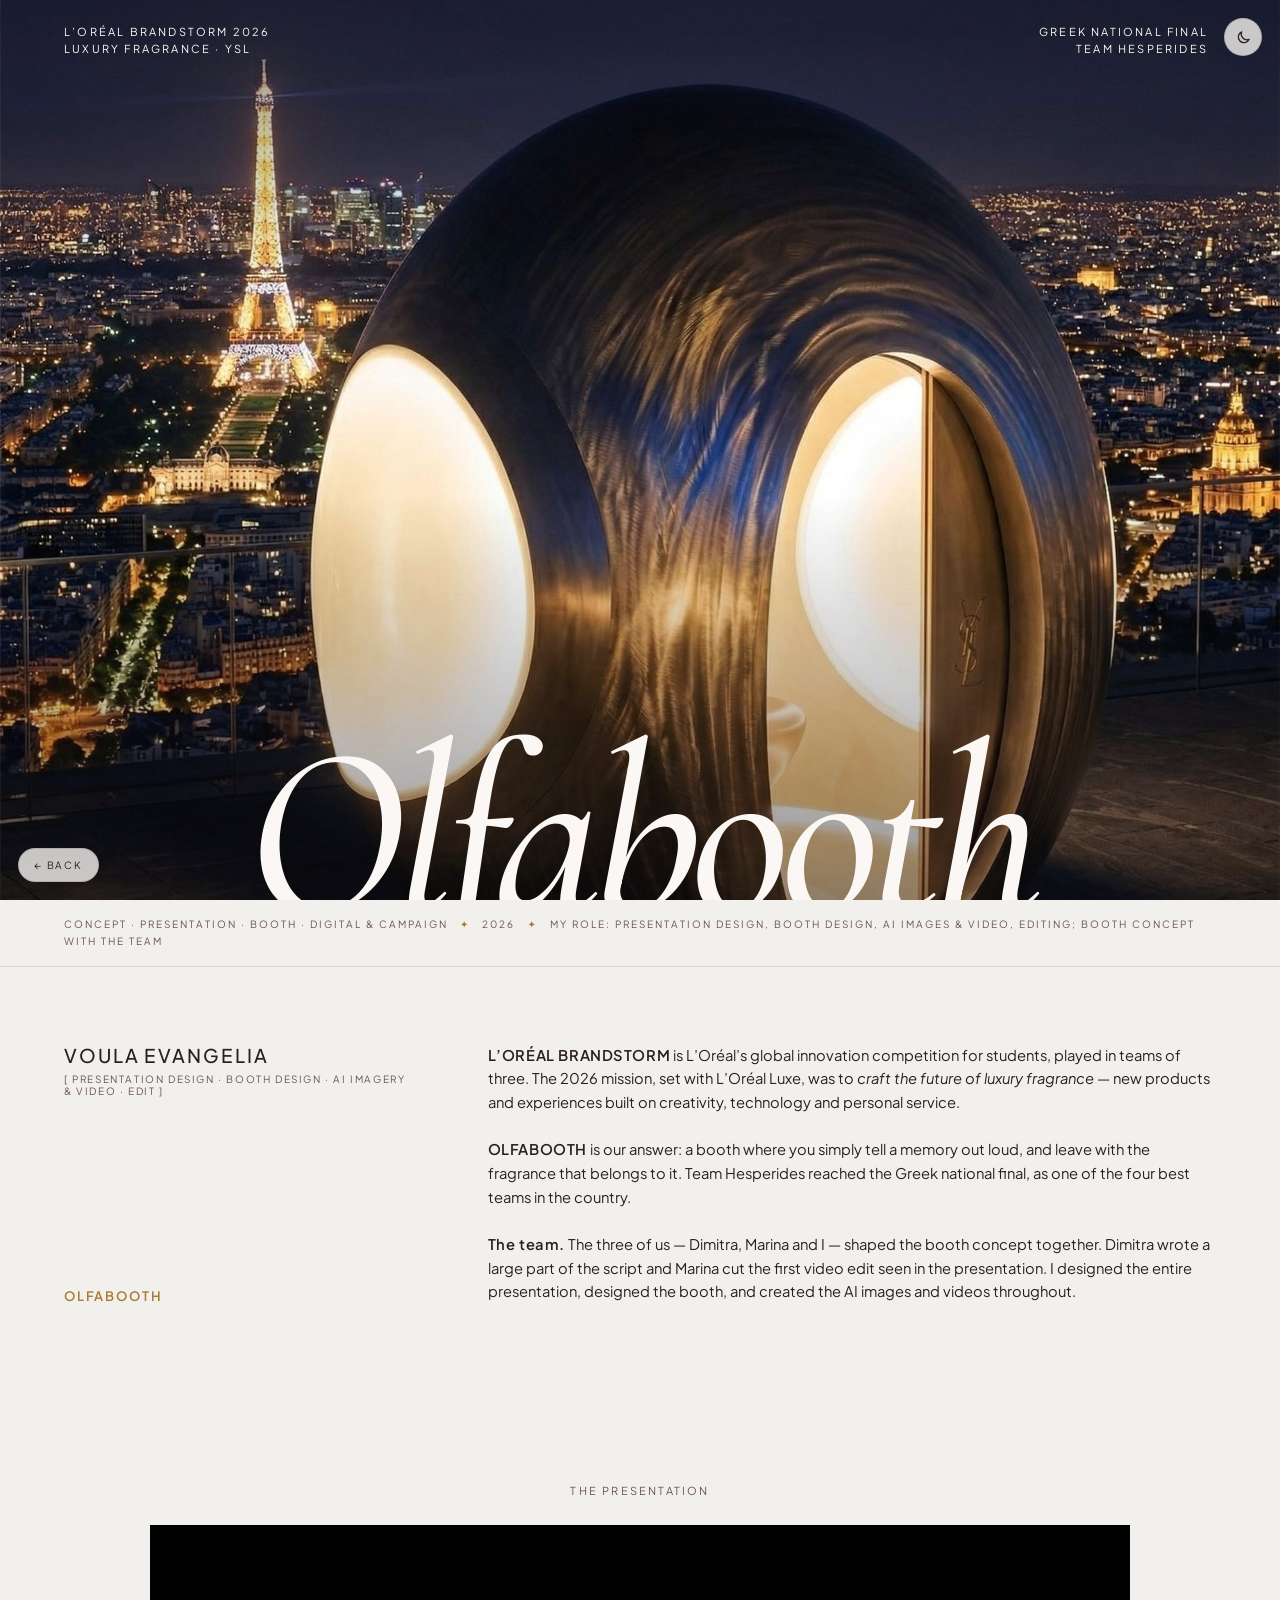
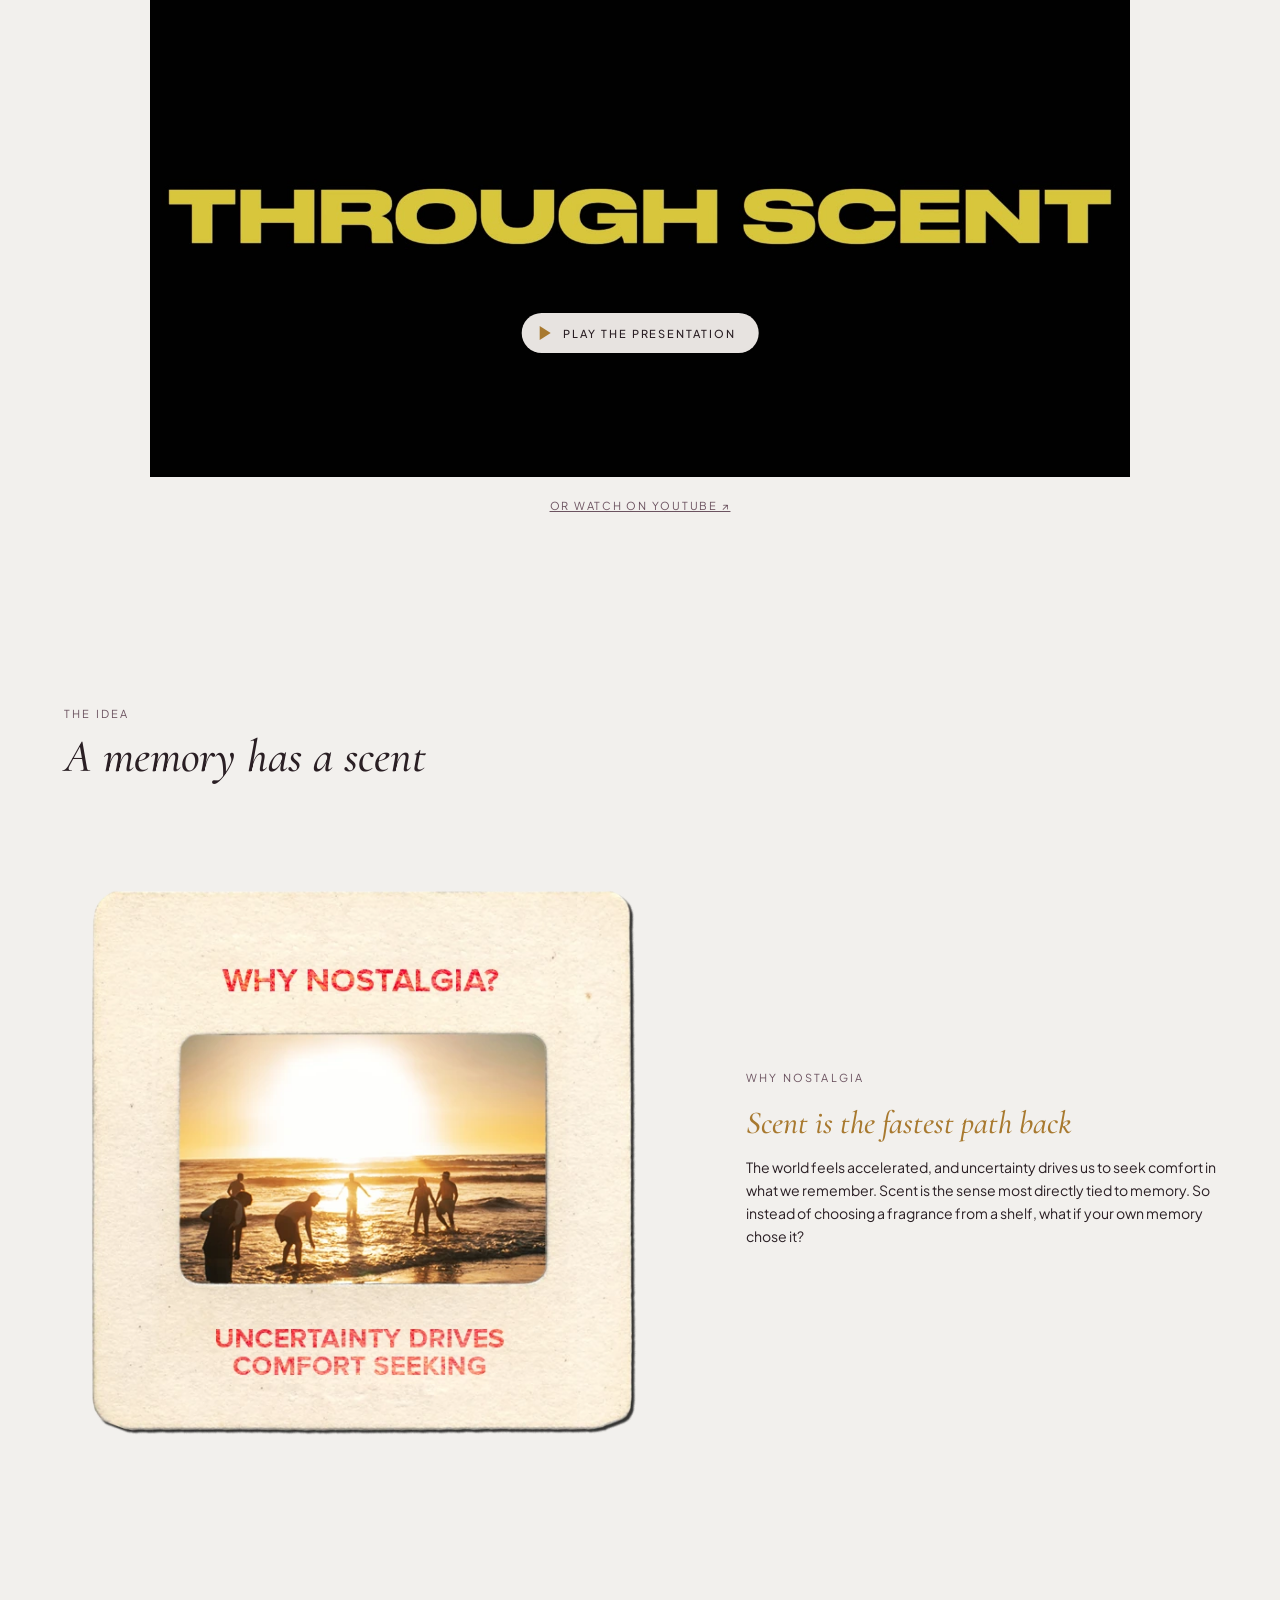
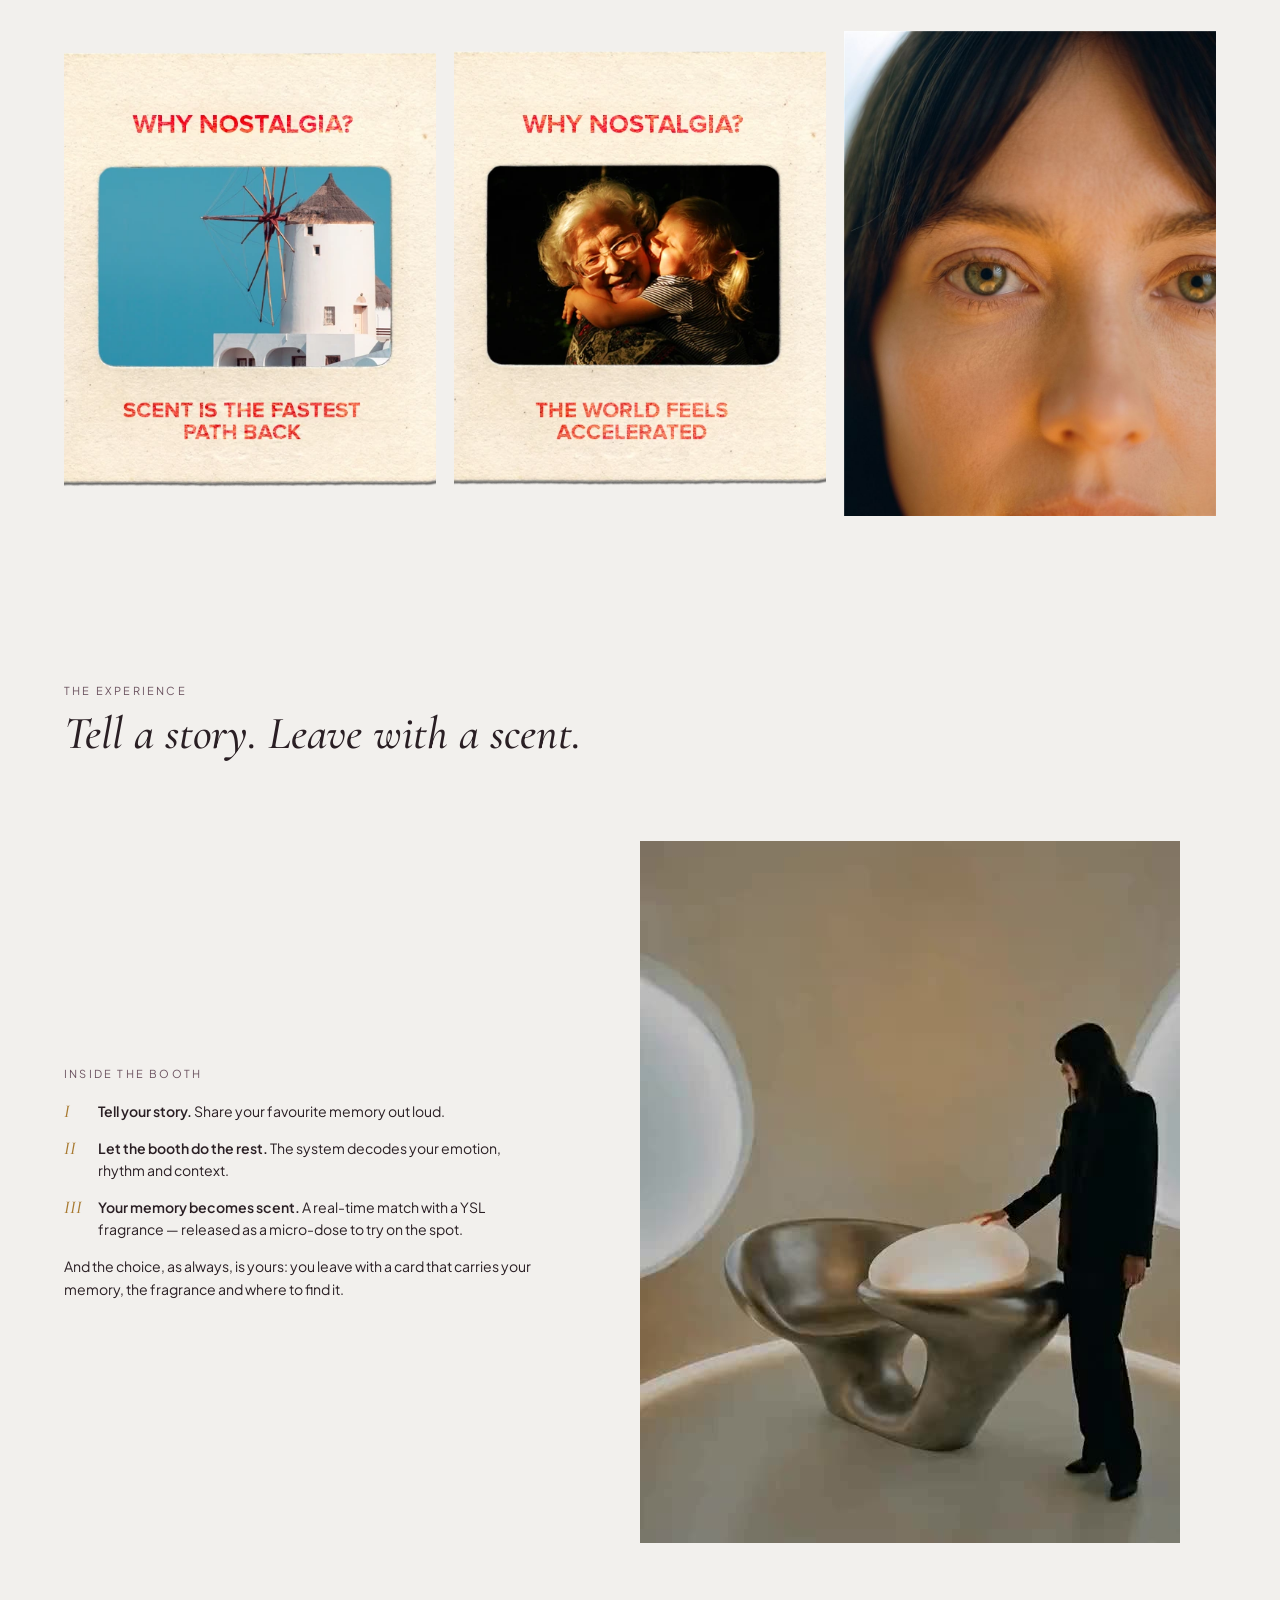
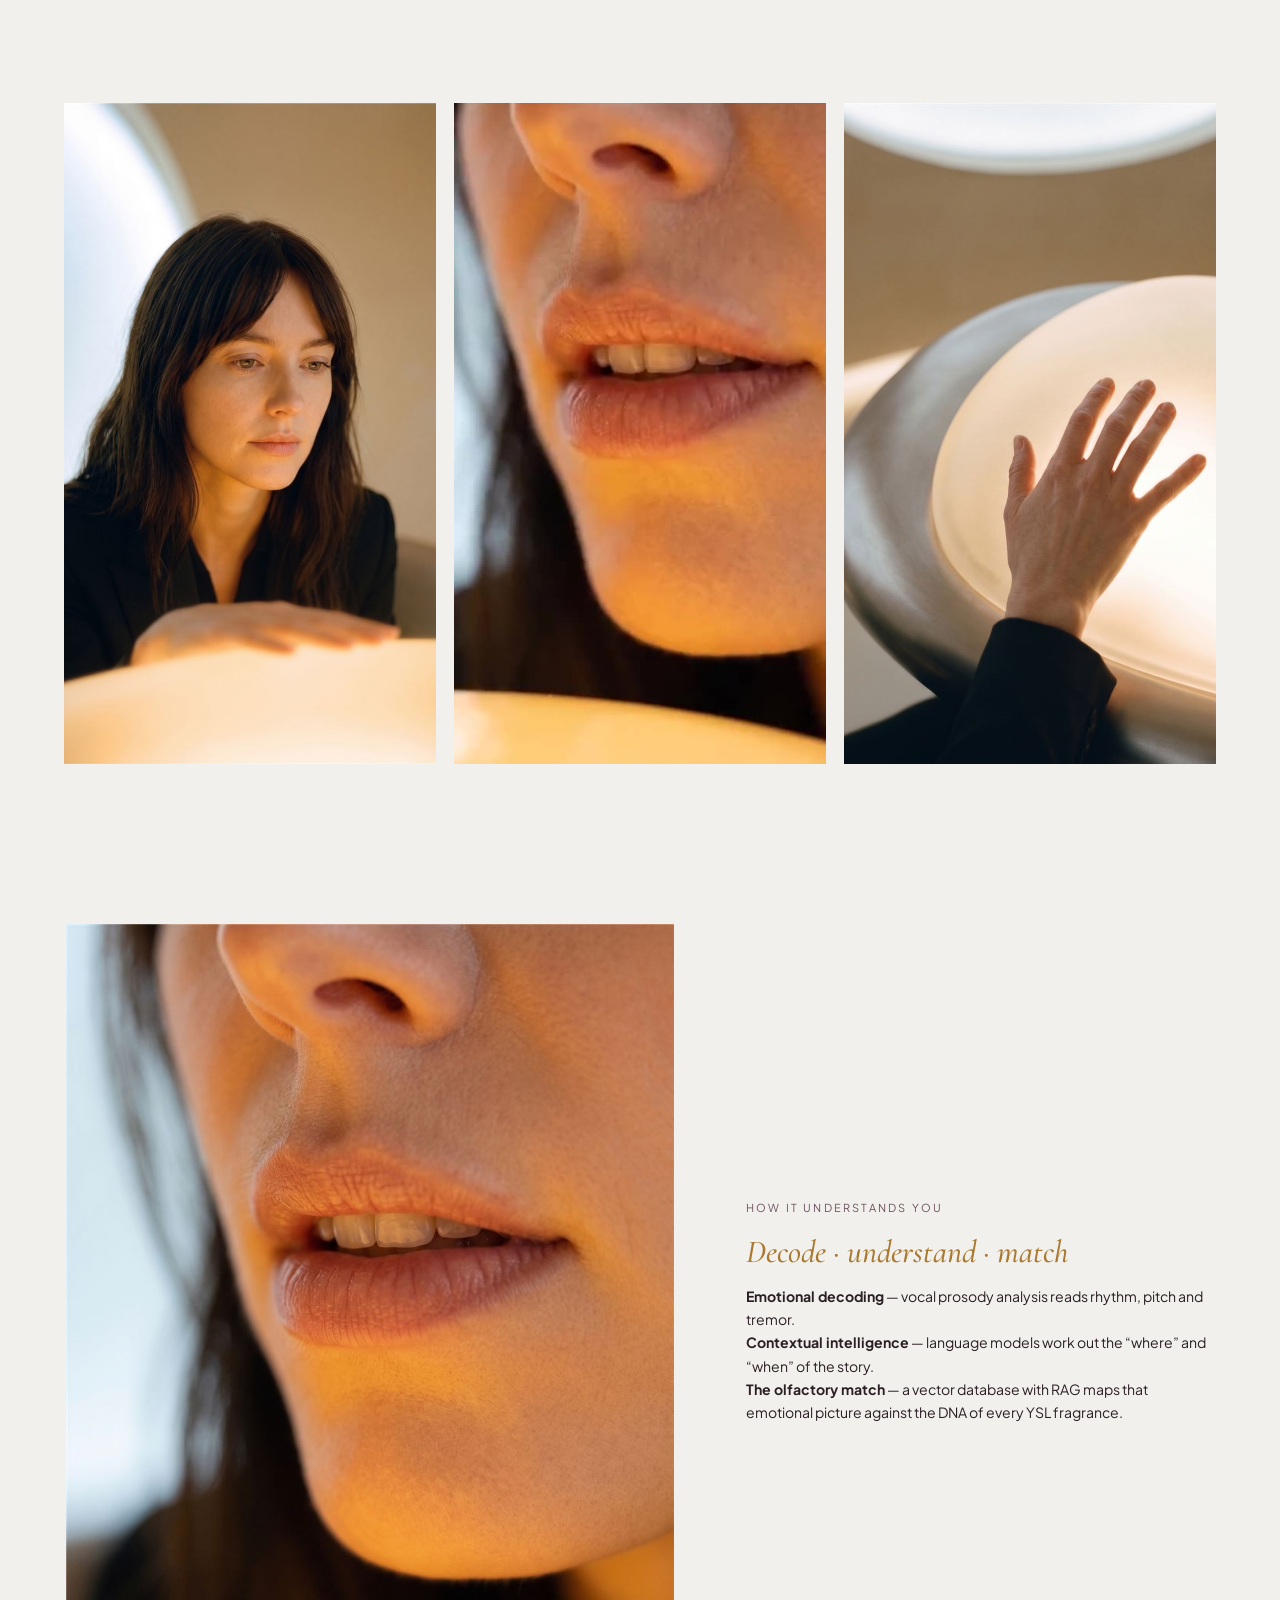
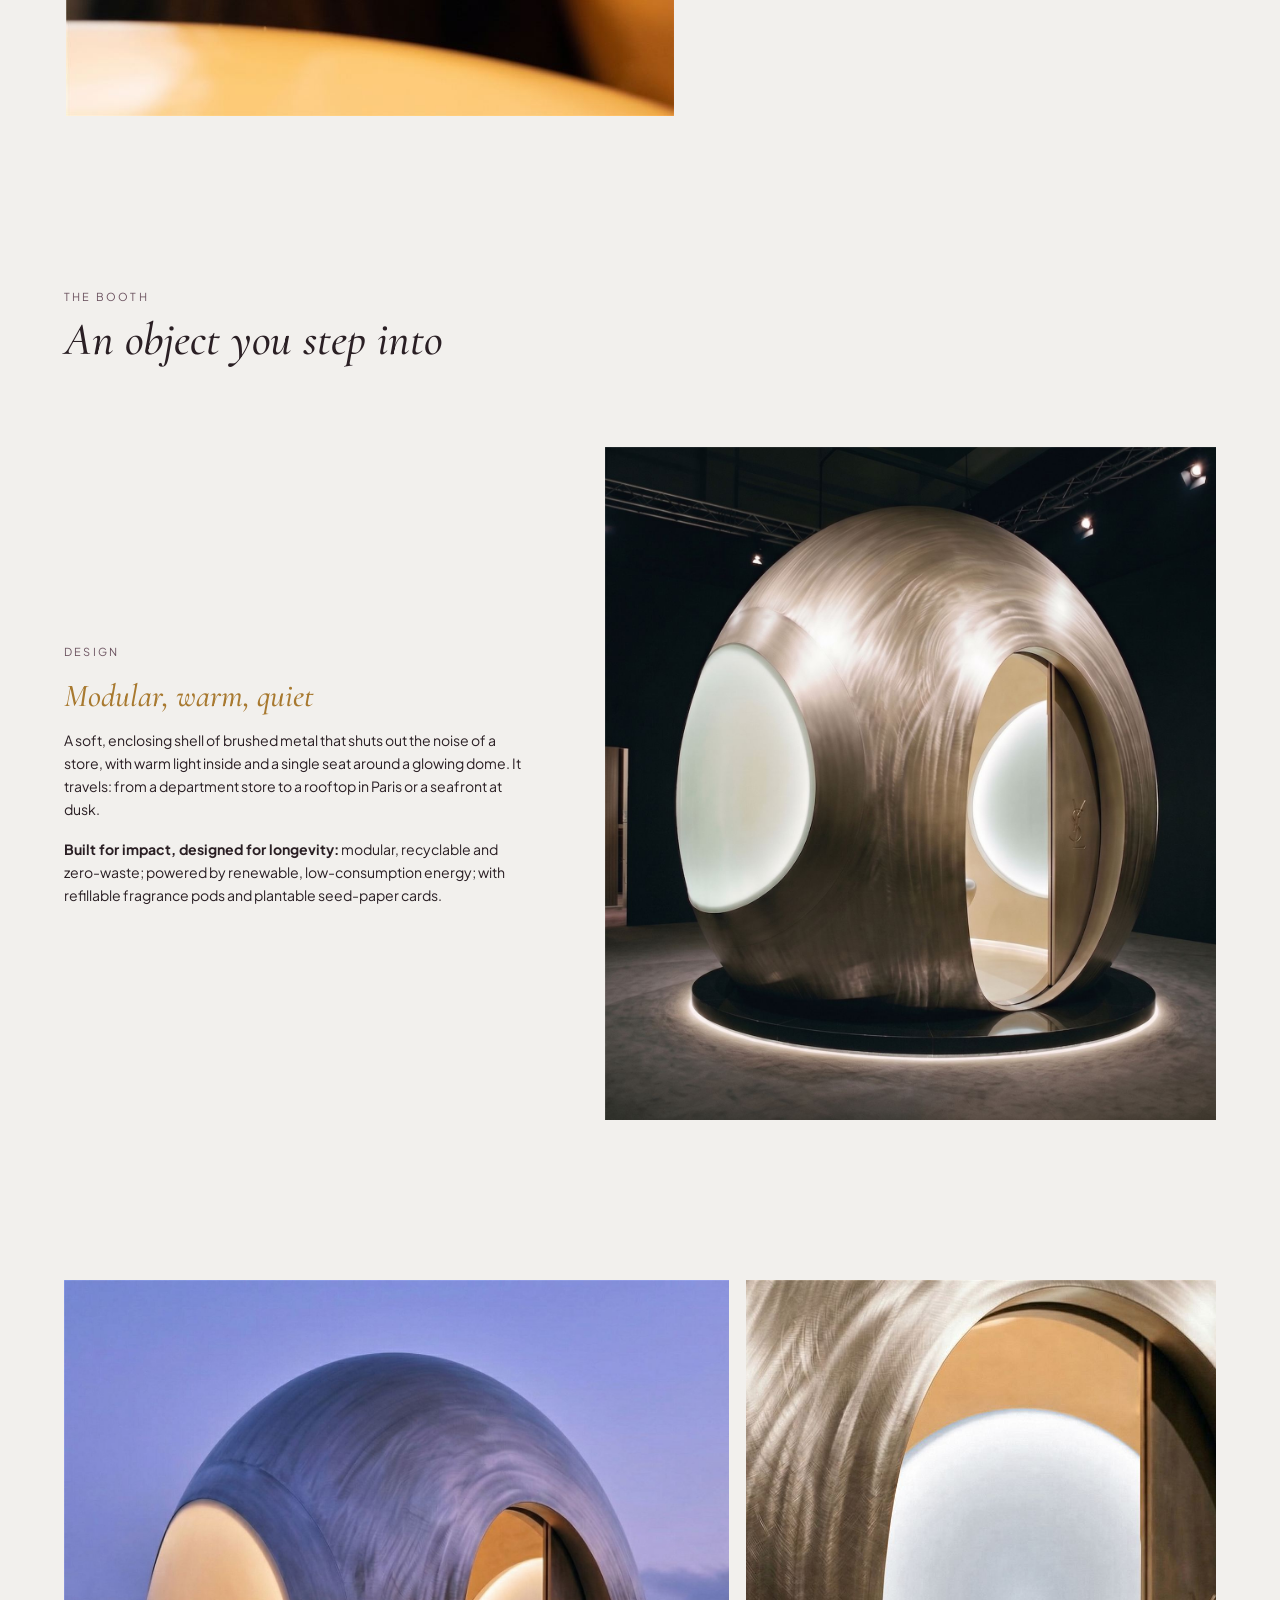
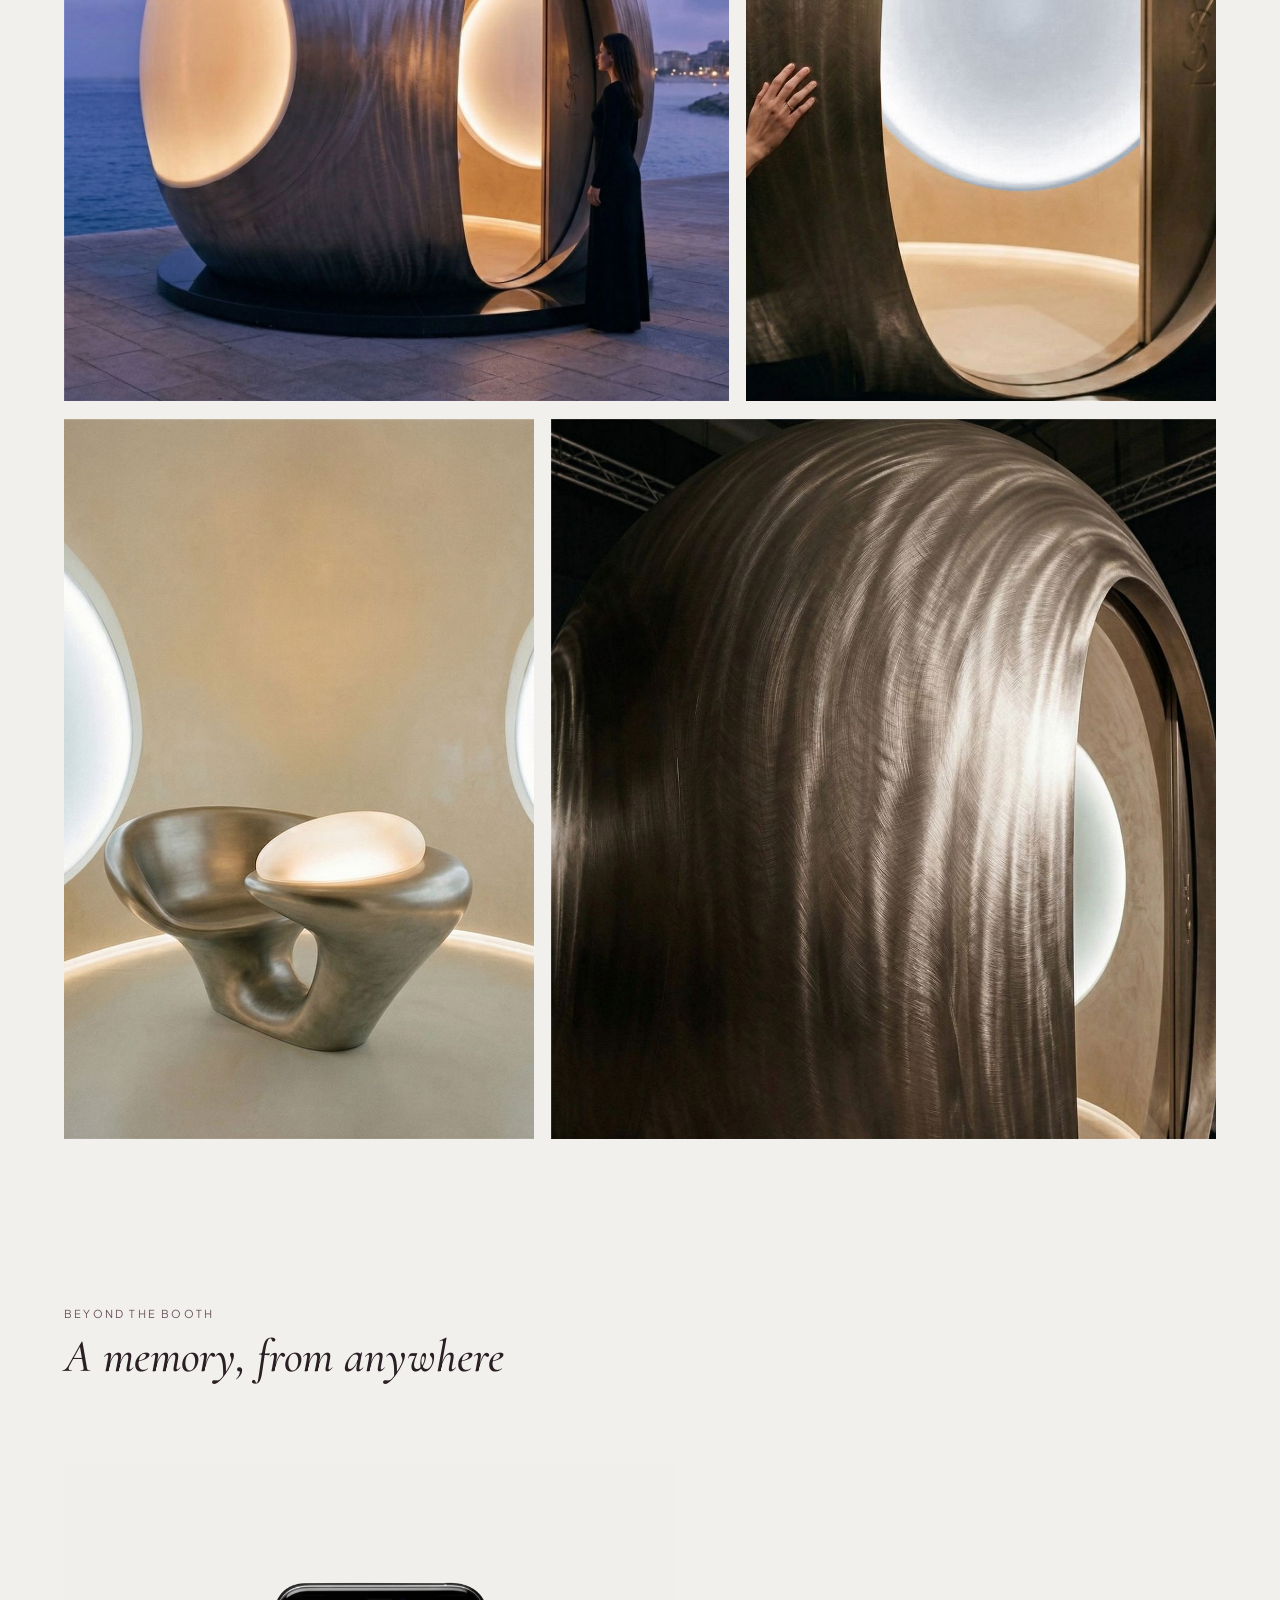
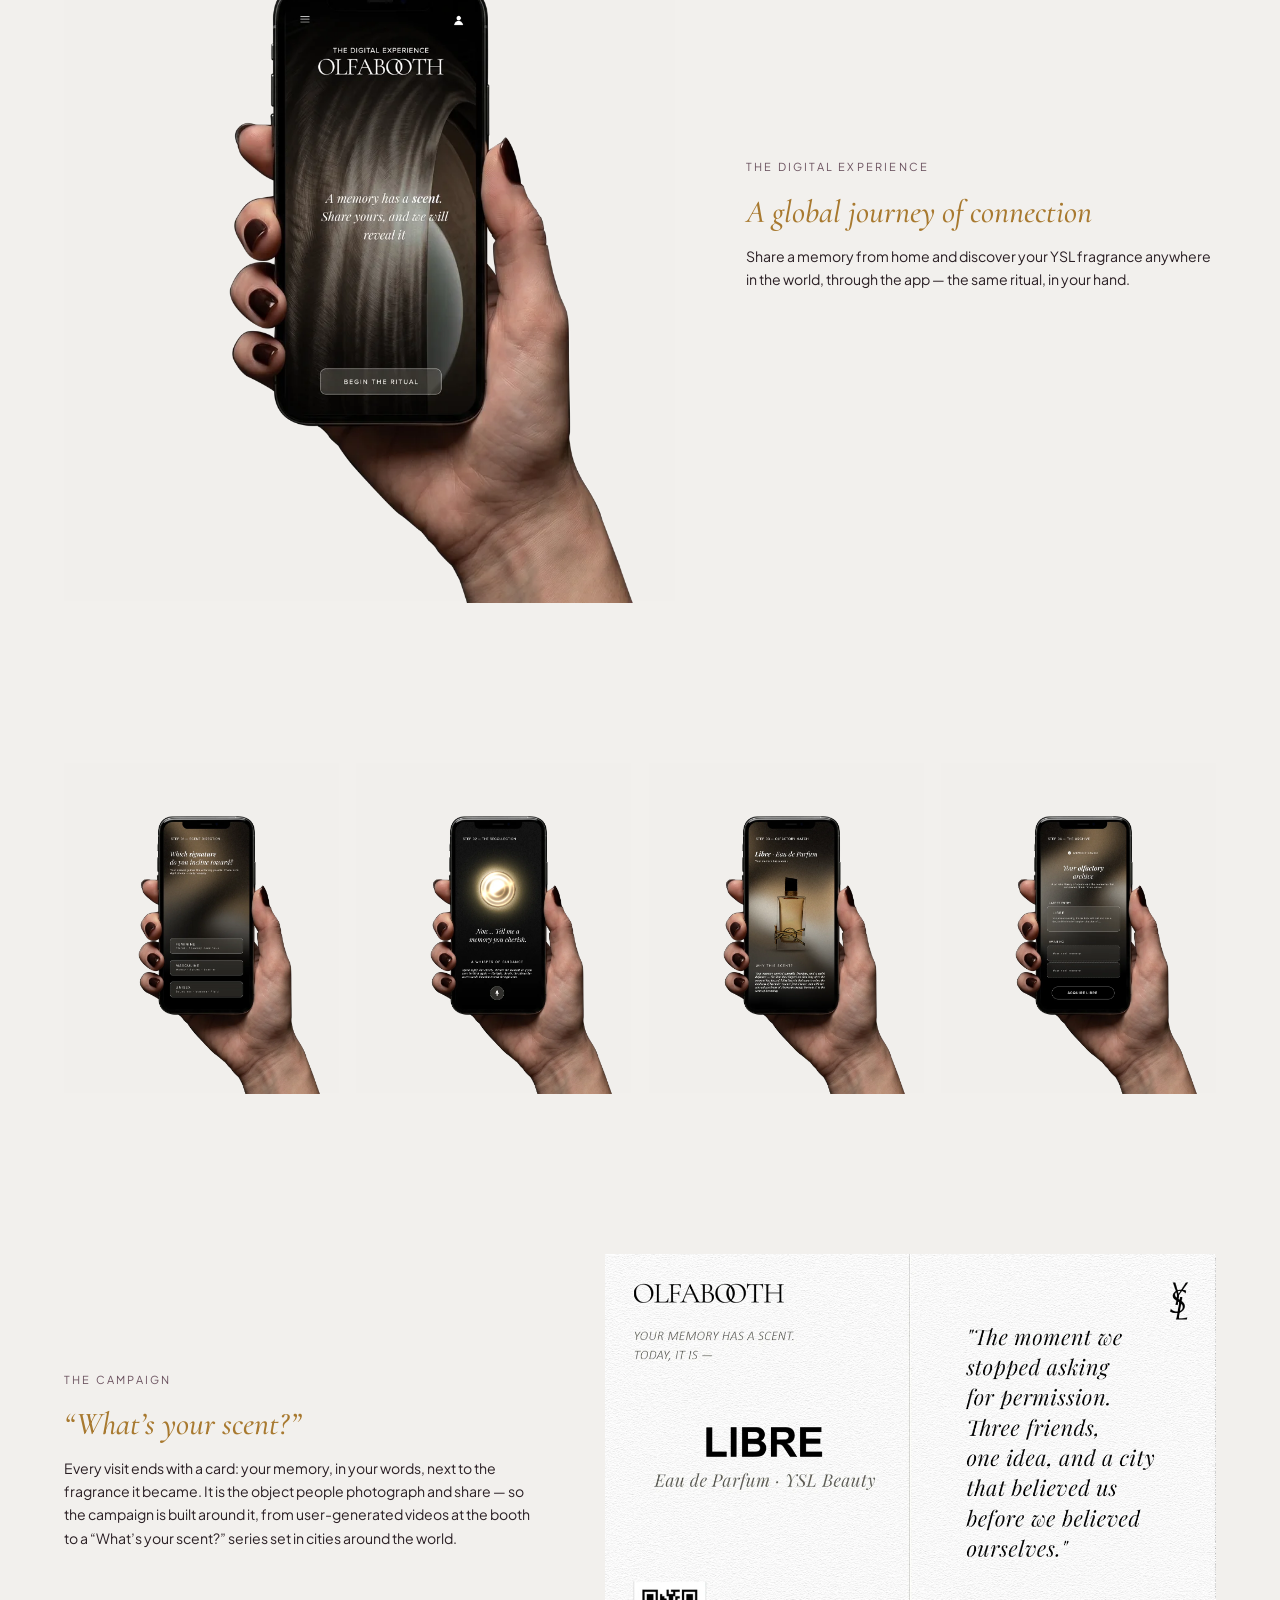
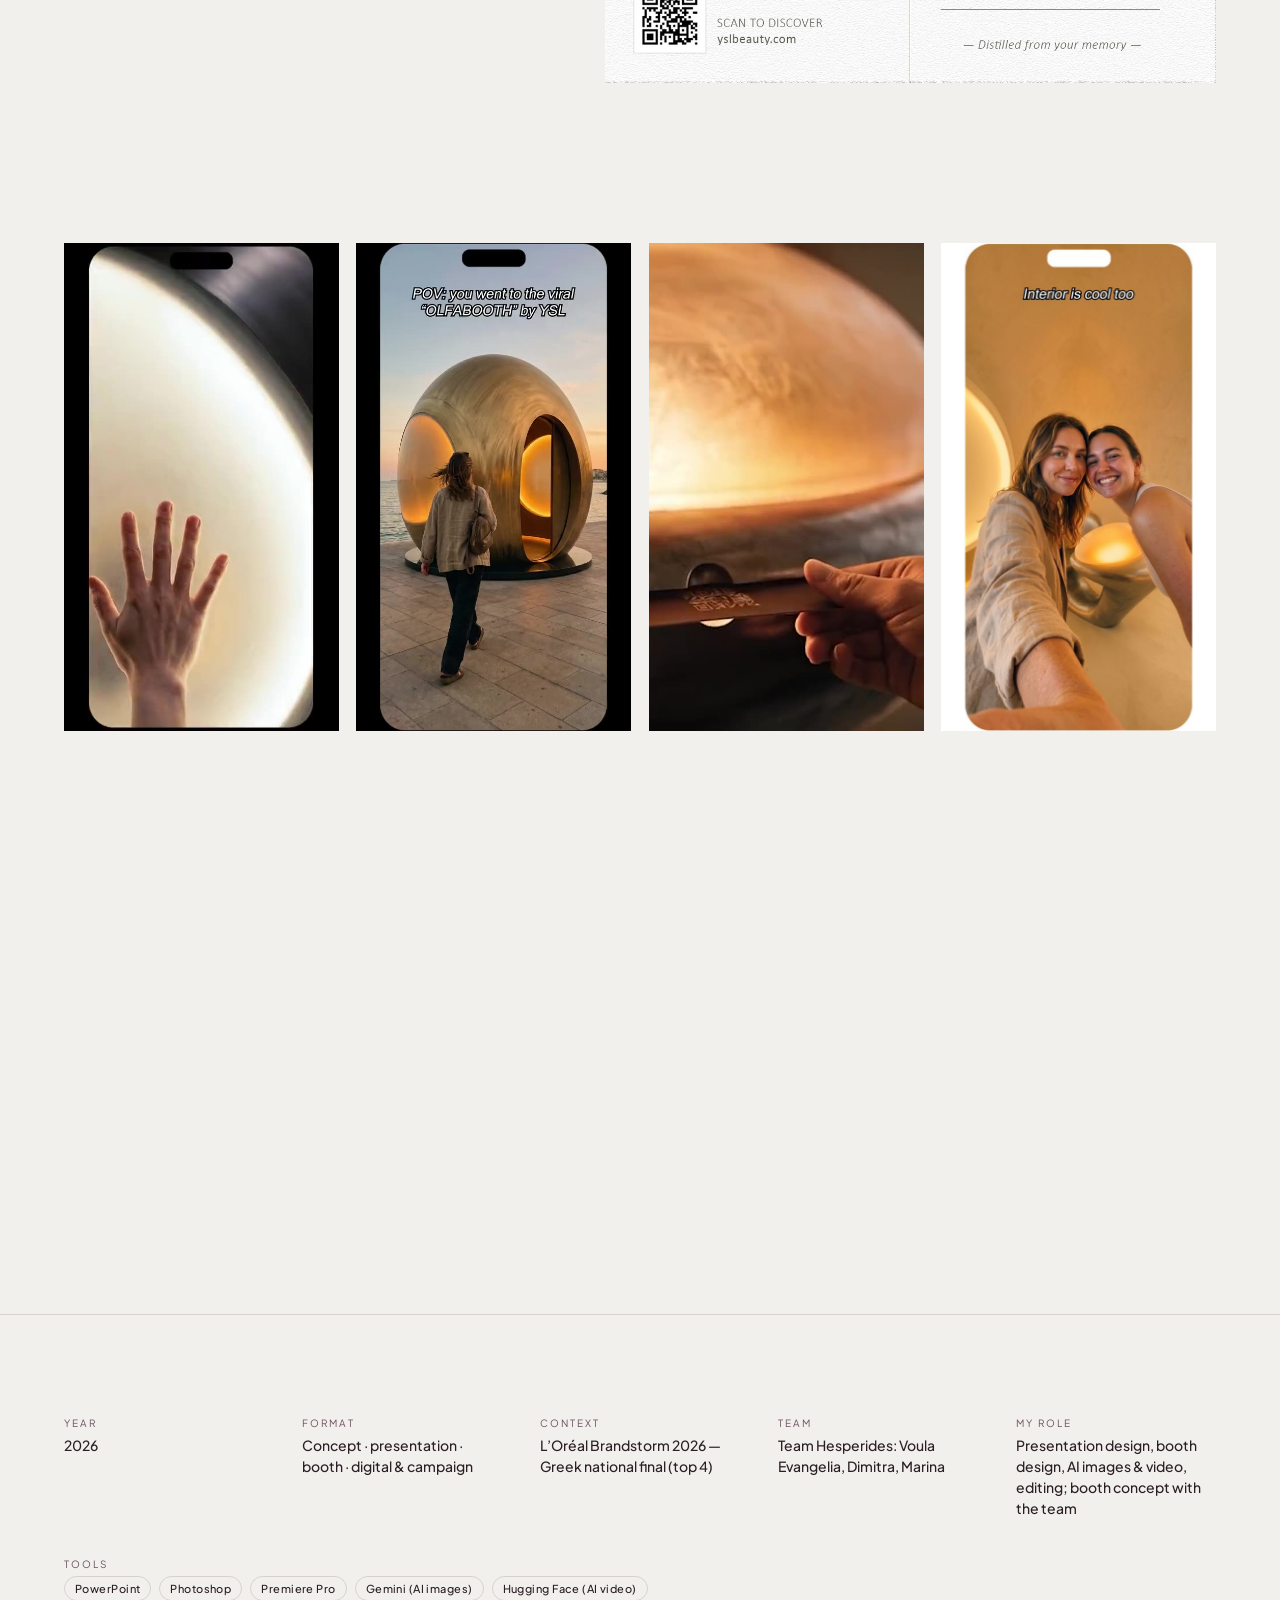
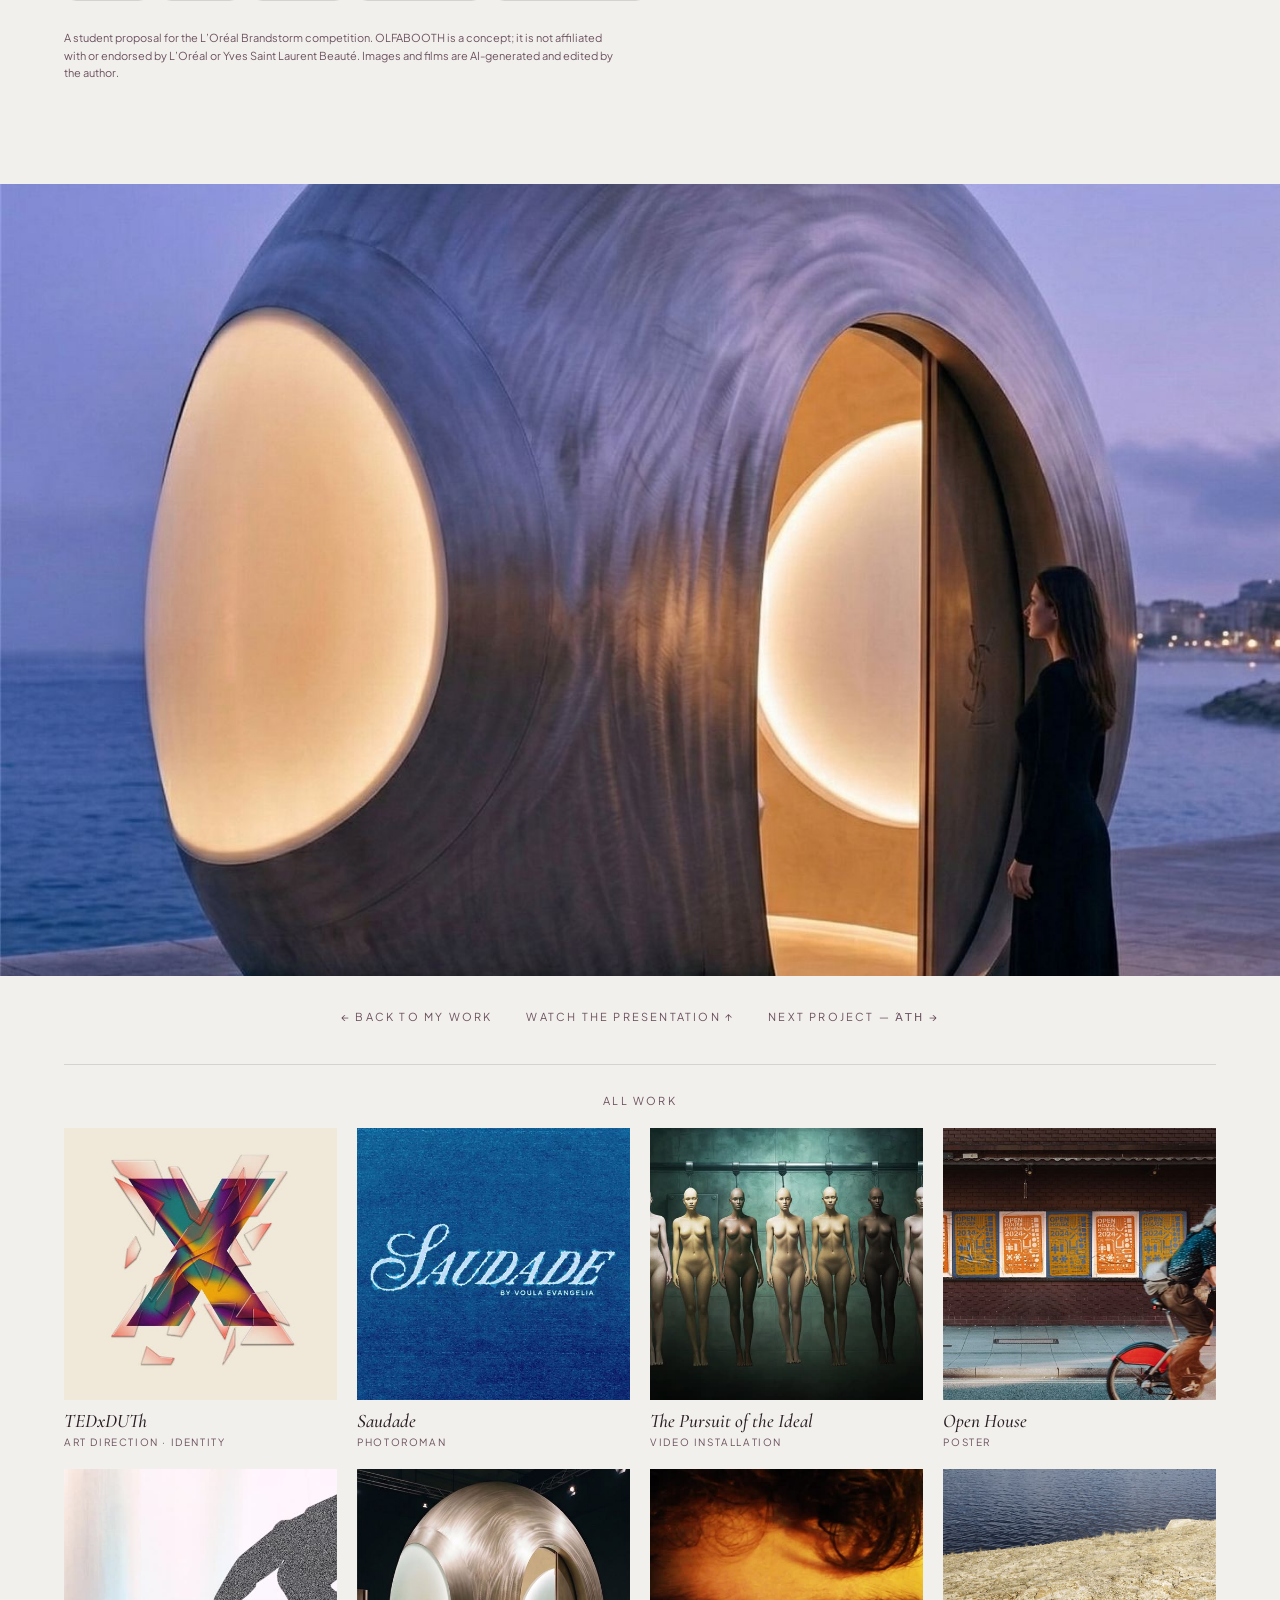
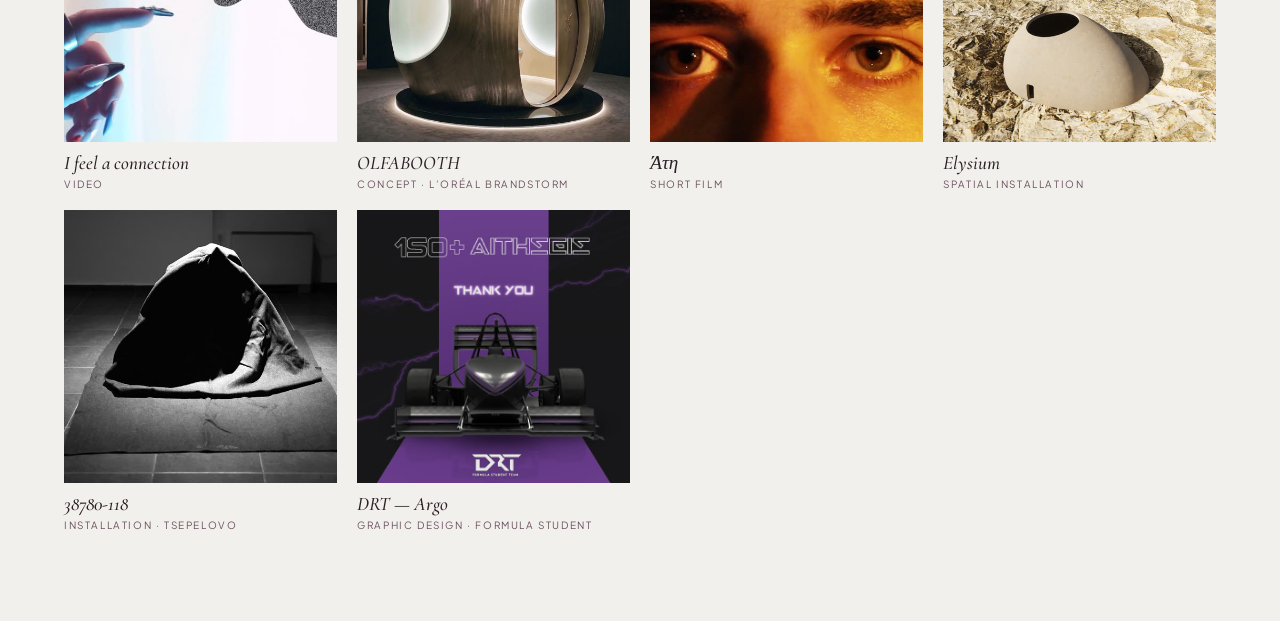
<file: work/olfabooth/index.html>
<!doctype html>
<html lang="en">
<head>
<meta charset="utf-8">
<meta name="viewport" content="width=device-width,initial-scale=1">
<title>OLFABOOTH — Voula Evangelia</title>
<meta name="description" content="OLFABOOTH — a booth that turns a spoken memory into a fragrance. Team Hesperides’ proposal for L’Oréal Brandstorm 2026, a Greek national finalist. Deck, booth design and AI imagery by Voula Evangelia.">
<meta property="og:title" content="OLFABOOTH — Voula Evangelia">
<meta property="og:description" content="Tell a memory. Leave with its scent. A proposal for L’Oréal Brandstorm 2026.">
<meta property="og:image" content="img/booth-paris.jpg">
<meta name="theme-color" content="#f2f0ed">
<script>document.documentElement.classList.add('js'); try { if (localStorage.getItem('pf-theme') === 'dark') document.documentElement.dataset.theme = 'dark'; } catch (e) {}</script>
<link rel="preconnect" href="https://fonts.googleapis.com">
<link rel="preconnect" href="https://fonts.gstatic.com" crossorigin>
<link href="https://fonts.googleapis.com/css2?family=Cormorant+Garamond:ital,wght@0,400;0,500;1,400;1,500&family=DM+Mono:wght@400&family=Plus+Jakarta+Sans:wght@400;500;600&display=swap" rel="stylesheet">
<link rel="preload" as="image" href="img/booth-paris.jpg">
<link rel="stylesheet" href="../project.css">
<style>
  /* OLFABOOTH: the warm gold of the light inside the booth is the accent */
  :root { --accent:#a8792f; --title-size:clamp(84px,19vw,420px); --title-size-m:24vw; }
  :root[data-theme="dark"] { --accent:#e2b76c; }
  .grid .tall { aspect-ratio:9/16; }
  .grid .sq { aspect-ratio:1; }
  .steps { margin:18px 0 0; padding:0; list-style:none; counter-reset:s; }
  .steps li { position:relative; padding:0 0 14px 34px; font:400 clamp(14px,1.1vw,16px)/1.6 var(--sans); }
  .steps li::before { counter-increment:s; content:counter(s, upper-roman); position:absolute; left:0; top:2px; font:italic 500 18px/1 var(--serif); color:var(--accent); }
  .steps b { font-weight:600; }
</style>
</head>
<body>

<a class="back" href="../../#work" aria-label="Back to the portfolio">← back</a>

<header class="hero">
  <img src="img/booth-paris.jpg" alt="A rounded, brushed-metal booth glowing from within on a rooftop at night, the Eiffel Tower lit in the distance.">
  <div class="meta l caps">l’oréal brandstorm 2026<br>luxury fragrance · ysl</div>
  <div class="meta r caps">greek national final<br>team hesperides</div>
  <h1>Olfabooth</h1>
</header>

<section class="band">
  <div class="who rv">
    <b>Voula Evangelia</b>
    <span class="role">[ presentation design · booth design · ai imagery &amp; video · edit ]</span>
    <span class="name">Olfabooth</span>
  </div>
  <div class="txt rv">
    <p><b>L’ORÉAL BRANDSTORM</b> is L’Oréal’s global innovation competition for students, played in teams of three. The 2026 mission, set with L’Oréal Luxe, was to <i>craft the future of luxury fragrance</i> — new products and experiences built on creativity, technology and personal service.</p>
    <p><b>OLFABOOTH</b> is our answer: a booth where you simply tell a memory out loud, and leave with the fragrance that belongs to it. Team Hesperides reached the Greek national final, as one of the four best teams in the country.</p>
    <p><b>The team.</b> The three of us — Dimitra, Marina and I — shaped the booth concept together. Dimitra wrote a large part of the script and Marina cut the first video edit seen in the presentation. I designed the entire presentation, designed the booth, and created the AI images and videos throughout.</p>
  </div>
</section>

<section class="film" id="film">
  <p class="caps">the presentation</p>
  <div class="player rv">
    <button type="button" data-yt="wp5GFBVkbrk" data-title="OLFABOOTH — presentation" aria-label="Play the OLFABOOTH presentation (loads from YouTube)">
      <img src="img/deck-poster.jpg" loading="lazy" alt="A frame from the presentation: the booth by the sea at dusk, seen through an oval opening.">
      <span class="play"><i></i>play the presentation</span>
    </button>
  </div>
  <a class="yt" href="https://youtu.be/wp5GFBVkbrk" target="_blank" rel="noopener">or watch on YouTube ↗</a>
</section>

<header class="sec">
  <p class="caps">the idea</p>
  <h2 class="rv">A memory has a scent</h2>
</header>

<div class="row">
  <figure class="rv"><img src="img/slide-nostalgia.webp" loading="lazy" alt="Slide styled as a photo transparency: ‘Why nostalgia? Uncertainty drives comfort seeking’, over a family on a beach at sunset."></figure>
  <div class="txt rv">
    <span class="n caps">why nostalgia</span>
    <h3>Scent is the fastest path back</h3>
    <p>The world feels accelerated, and uncertainty drives us to seek comfort in what we remember. Scent is the sense most directly tied to memory. So instead of choosing a fragrance from a shelf, what if your own memory chose it?</p>
  </div>
</div>

<section class="grid" aria-label="Research slides">
  <figure class="w4 rv"><img src="img/slide-scent.webp" loading="lazy" alt="Slide: ‘Scent is the fastest path back’."></figure>
  <figure class="w4 rv"><img src="img/slide-world.webp" loading="lazy" alt="Slide: ‘The world feels accelerated’."></figure>
  <figure class="w4 rv"><img src="img/face-eye.jpg" loading="lazy" alt="Close-up of a woman’s face, eyes open, lit warmly."></figure>
</section>

<header class="sec">
  <p class="caps">the experience</p>
  <h2 class="rv">Tell a story. Leave with a scent.</h2>
</header>

<div class="row flip">
  <figure class="rv"><video data-loop muted playsinline loop preload="none" poster="img/loop-experience.jpg" src="img/loop-experience.mp4" aria-label="AI film: a woman sits in the booth, rests her hand on the glowing dome and tells her memory with her eyes closed."></video></figure>
  <div class="txt rv">
    <span class="n caps">inside the booth</span>
    <ol class="steps">
      <li><b>Tell your story.</b> Share your favourite memory out loud.</li>
      <li><b>Let the booth do the rest.</b> The system decodes your emotion, rhythm and context.</li>
      <li><b>Your memory becomes scent.</b> A real-time match with a YSL fragrance — released as a micro-dose to try on the spot.</li>
    </ol>
    <p>And the choice, as always, is yours: you leave with a card that carries your memory, the fragrance and where to find it.</p>
  </div>
</div>

<section class="grid" aria-label="The experience, AI imagery">
  <figure class="w4 tall rv"><img src="img/face-listen.jpg" loading="lazy" alt="A woman looks down at the glowing dome as she speaks."></figure>
  <figure class="w4 tall rv"><video data-loop muted playsinline loop preload="none" poster="img/loop-voice.jpg" src="img/loop-voice.mp4" aria-label="AI film: close-up of lips speaking softly."></video></figure>
  <figure class="w4 tall rv"><img src="img/hand.jpg" loading="lazy" alt="A hand rests on the warm, glowing dome."></figure>
</section>

<div class="row">
  <figure class="rv"><img src="img/mouth.jpg" loading="lazy" alt="Extreme close-up of a woman’s lips, mid-word."></figure>
  <div class="txt rv">
    <span class="n caps">how it understands you</span>
    <h3>Decode · understand · match</h3>
    <p><b>Emotional decoding</b> — vocal prosody analysis reads rhythm, pitch and tremor.<br><b>Contextual intelligence</b> — language models work out the “where” and “when” of the story.<br><b>The olfactory match</b> — a vector database with RAG maps that emotional picture against the DNA of every YSL fragrance.</p>
  </div>
</div>

<header class="sec">
  <p class="caps">the booth</p>
  <h2 class="rv">An object you step into</h2>
</header>

<div class="row flip">
  <figure class="rv"><img src="img/booth-studio.jpg" loading="lazy" alt="The booth in a dark exhibition hall: a tall, egg-like shell of brushed metal with a glowing oval window and an open door."></figure>
  <div class="txt rv">
    <span class="n caps">design</span>
    <h3>Modular, warm, quiet</h3>
    <p>A soft, enclosing shell of brushed metal that shuts out the noise of a store, with warm light inside and a single seat around a glowing dome. It travels: from a department store to a rooftop in Paris or a seafront at dusk.</p>
    <p><b>Built for impact, designed for longevity:</b> modular, recyclable and zero-waste; powered by renewable, low-consumption energy; with refillable fragrance pods and plantable seed-paper cards.</p>
  </div>
</div>

<section class="grid" aria-label="The booth, AI imagery">
  <figure class="w7 rv"><img src="img/booth-sea.jpg" loading="lazy" alt="The booth on a seafront promenade at dusk, a woman standing at its door."></figure>
  <figure class="w5 rv"><img src="img/booth-door.jpg" loading="lazy" alt="A hand on the brushed metal beside the open oval door, a disc of light inside."></figure>
  <figure class="w5 rv"><img src="img/booth-inside.jpg" loading="lazy" alt="Inside the booth: a sculpted metal seat around a glowing dome, oval windows of light."></figure>
  <figure class="w7 rv"><img src="img/booth-surface.jpg" loading="lazy" alt="Close-up of the booth’s brushed-metal skin catching the light."></figure>
</section>

<header class="sec">
  <p class="caps">beyond the booth</p>
  <h2 class="rv">A memory, from anywhere</h2>
</header>

<div class="row">
  <figure class="rv"><img src="img/app-1.webp" loading="lazy" alt="A hand holding a phone with the OLFABOOTH app: ‘A memory has a scent. Share yours, and we will reveal it.’"></figure>
  <div class="txt rv">
    <span class="n caps">the digital experience</span>
    <h3>A global journey of connection</h3>
    <p>Share a memory from home and discover your YSL fragrance anywhere in the world, through the app — the same ritual, in your hand.</p>
  </div>
</div>

<section class="grid" aria-label="App screens">
  <figure class="w3 rv"><img src="img/app-2.webp" loading="lazy" alt="App screen: choosing a fragrance signature."></figure>
  <figure class="w3 rv"><img src="img/app-3.webp" loading="lazy" alt="App screen: ‘Now… tell me a memory you cherish’."></figure>
  <figure class="w3 rv"><img src="img/app-4.webp" loading="lazy" alt="App screen: the matched fragrance, Libre."></figure>
  <figure class="w3 rv"><img src="img/app-5.webp" loading="lazy" alt="App screen: your olfactory archive."></figure>
</section>

<div class="row flip">
  <figure class="rv"><img src="img/card-front.webp" loading="lazy" alt="The OLFABOOTH card: the matched fragrance on one side, the visitor’s memory quoted on the other, with a QR code."></figure>
  <div class="txt rv">
    <span class="n caps">the campaign</span>
    <h3>“What’s your scent?”</h3>
    <p>Every visit ends with a card: your memory, in your words, next to the fragrance it became. It is the object people photograph and share — so the campaign is built around it, from user-generated videos at the booth to a “What’s your scent?” series set in cities around the world.</p>
  </div>
</div>

<section class="grid" aria-label="Campaign, AI imagery and video">
  <figure class="w3 tall rv"><video data-loop muted playsinline loop preload="none" poster="img/loop-ugc.jpg" src="img/loop-ugc.mp4" aria-label="AI film: user-generated style clips at the booth."></video></figure>
  <figure class="w3 tall rv"><video data-loop muted playsinline loop preload="none" poster="img/loop-carousel.jpg" src="img/loop-carousel.mp4" aria-label="AI film: a carousel of visitors at the booth."></video></figure>
  <figure class="w3 tall rv"><video data-loop muted playsinline loop preload="none" poster="img/loop-card.jpg" src="img/loop-card.mp4" aria-label="AI film: a hand takes the card out of the booth."></video></figure>
  <figure class="w3 tall rv"><img src="img/ugc-3.jpg" loading="lazy" alt="Two friends taking a selfie inside the booth."></figure>
  <figure class="w3 tall rv"><img src="img/scent-2.webp" loading="lazy" alt="‘What’s your scent?’ — the card held up in a city street at night."></figure>
  <figure class="w3 tall rv"><img src="img/scent-4.webp" loading="lazy" alt="‘What’s your scent?’ — the card held up over a swimming pool."></figure>
  <figure class="w3 tall rv"><img src="img/scent-6.webp" loading="lazy" alt="‘What’s your scent?’ — the card held up by candlelight."></figure>
  <figure class="w3 tall rv"><img src="img/scent-9.webp" loading="lazy" alt="‘What’s your scent?’ — the card held up in a busy shopping street."></figure>
</section>

<section class="notes">
  <dl class="facts">
    <div><dt>Year</dt><dd>2026</dd></div>
    <div><dt>Format</dt><dd>Concept · presentation · booth · digital &amp; campaign</dd></div>
    <div><dt>Context</dt><dd>L’Oréal Brandstorm 2026 — Greek national final (top 4)</dd></div>
    <div><dt>Team</dt><dd>Team Hesperides: Voula Evangelia, Dimitra, Marina</dd></div>
    <div><dt>My role</dt><dd>Presentation design, booth design, AI images &amp; video, editing; booth concept with the team</dd></div>
    <div class="tools"><dt>Tools</dt><dd><span>PowerPoint</span><span>Photoshop</span><span>Premiere Pro</span><span>Gemini (AI images)</span><span>Hugging Face (AI video)</span></dd></div>
  </dl>
  <p class="disclaimer">A student proposal for the L’Oréal Brandstorm competition. OLFABOOTH is a concept; it is not affiliated with or endorsed by L’Oréal or Yves Saint Laurent Beauté. Images and films are AI-generated and edited by the author.</p>
</section>

<footer class="end">
  <img src="img/booth-sea.jpg" loading="lazy" alt="">
  <div class="links">
    <a href="../../#work">← back to my work</a>
    <a href="#film">watch the presentation ↑</a>
    <a class="next" href="../ate/" data-file="ati.mp4" data-img="ate">next project — Άτη →</a>
  </div>
</footer>

<script src="../project.js" defer></script>
</body>
</html>
</file>
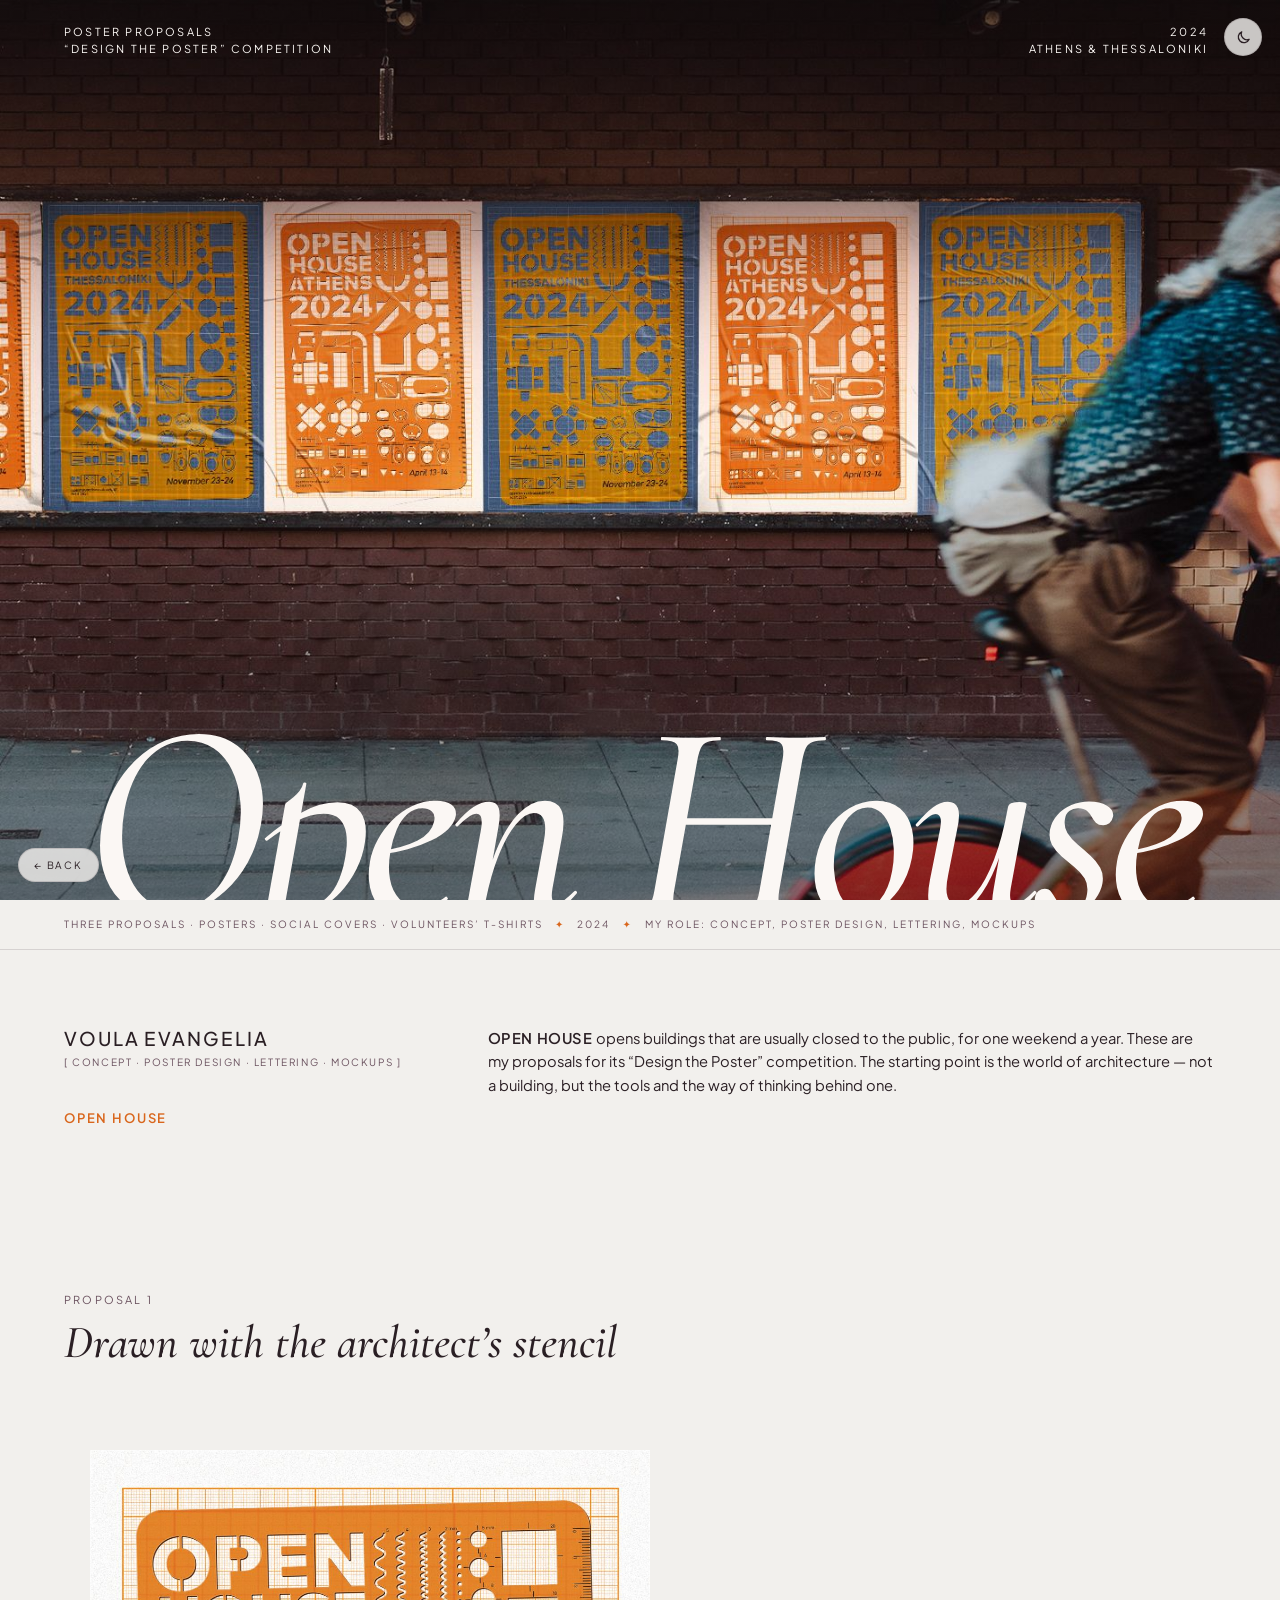
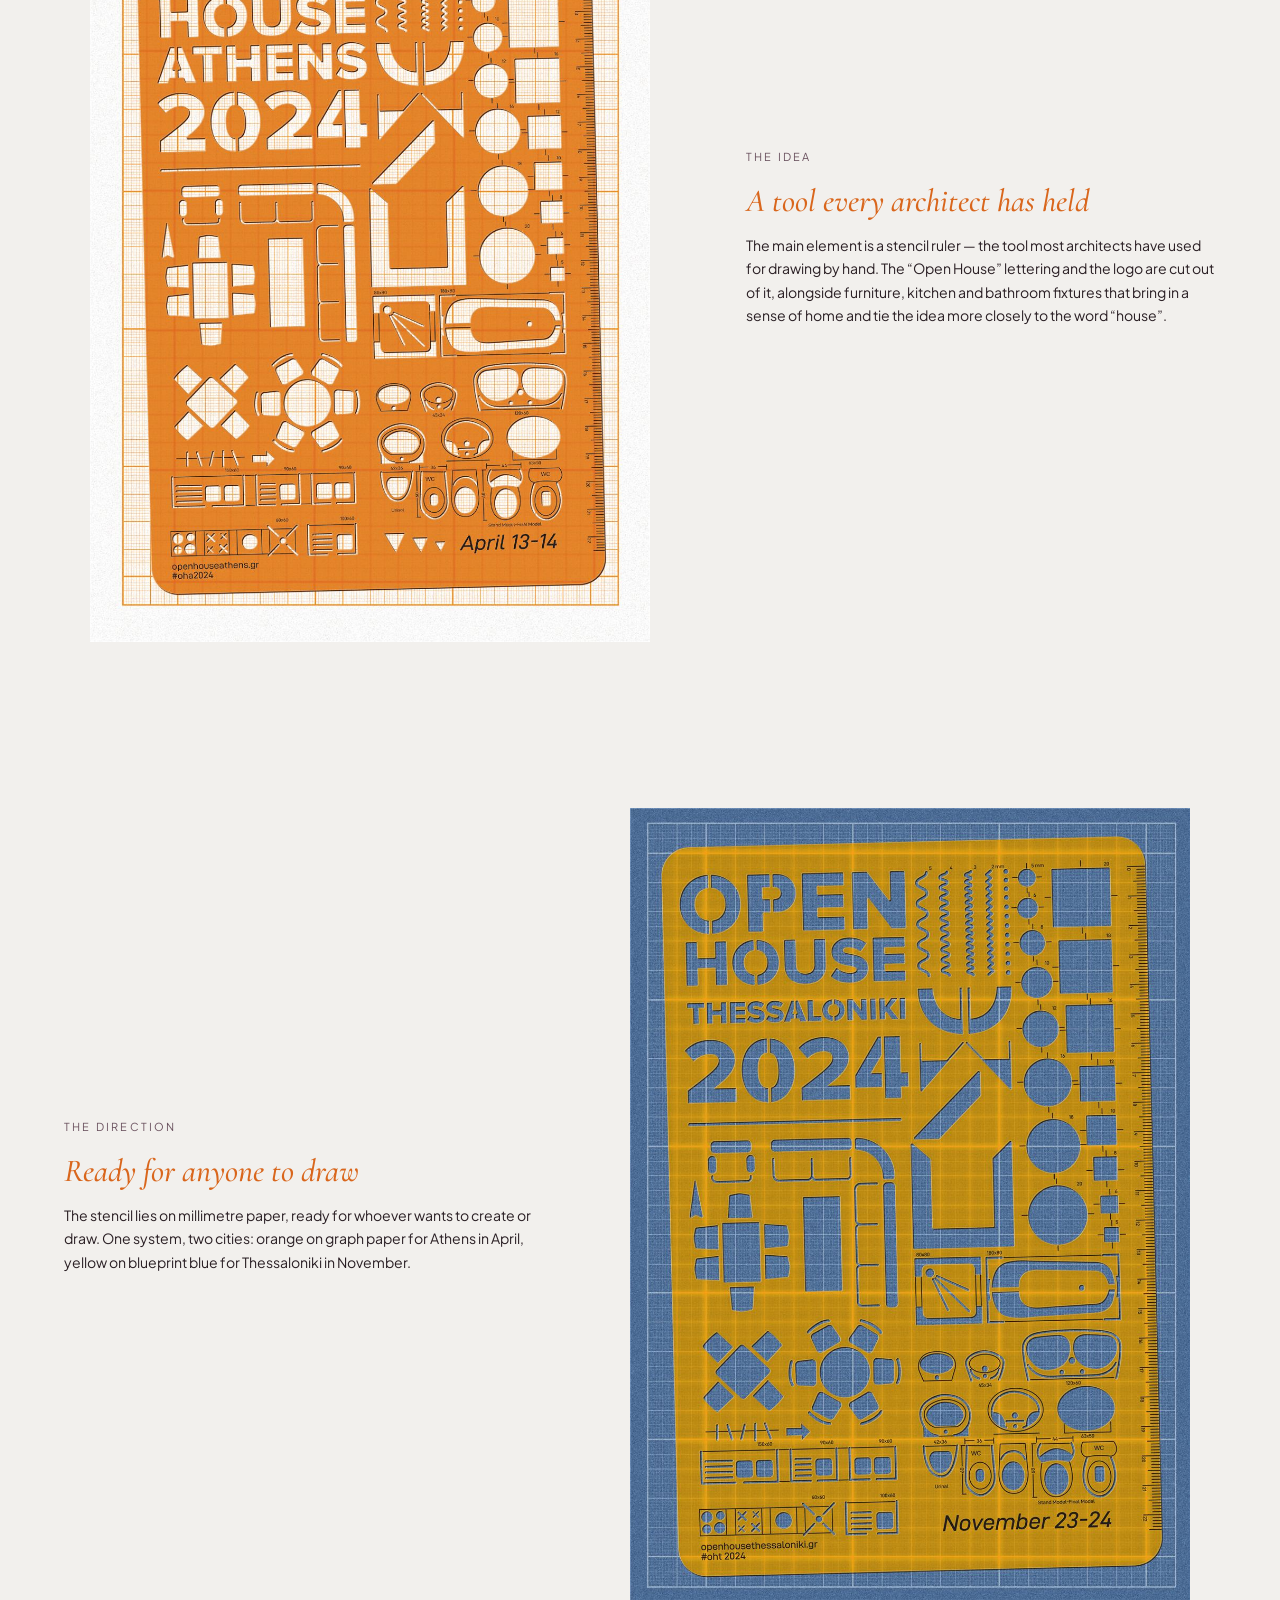
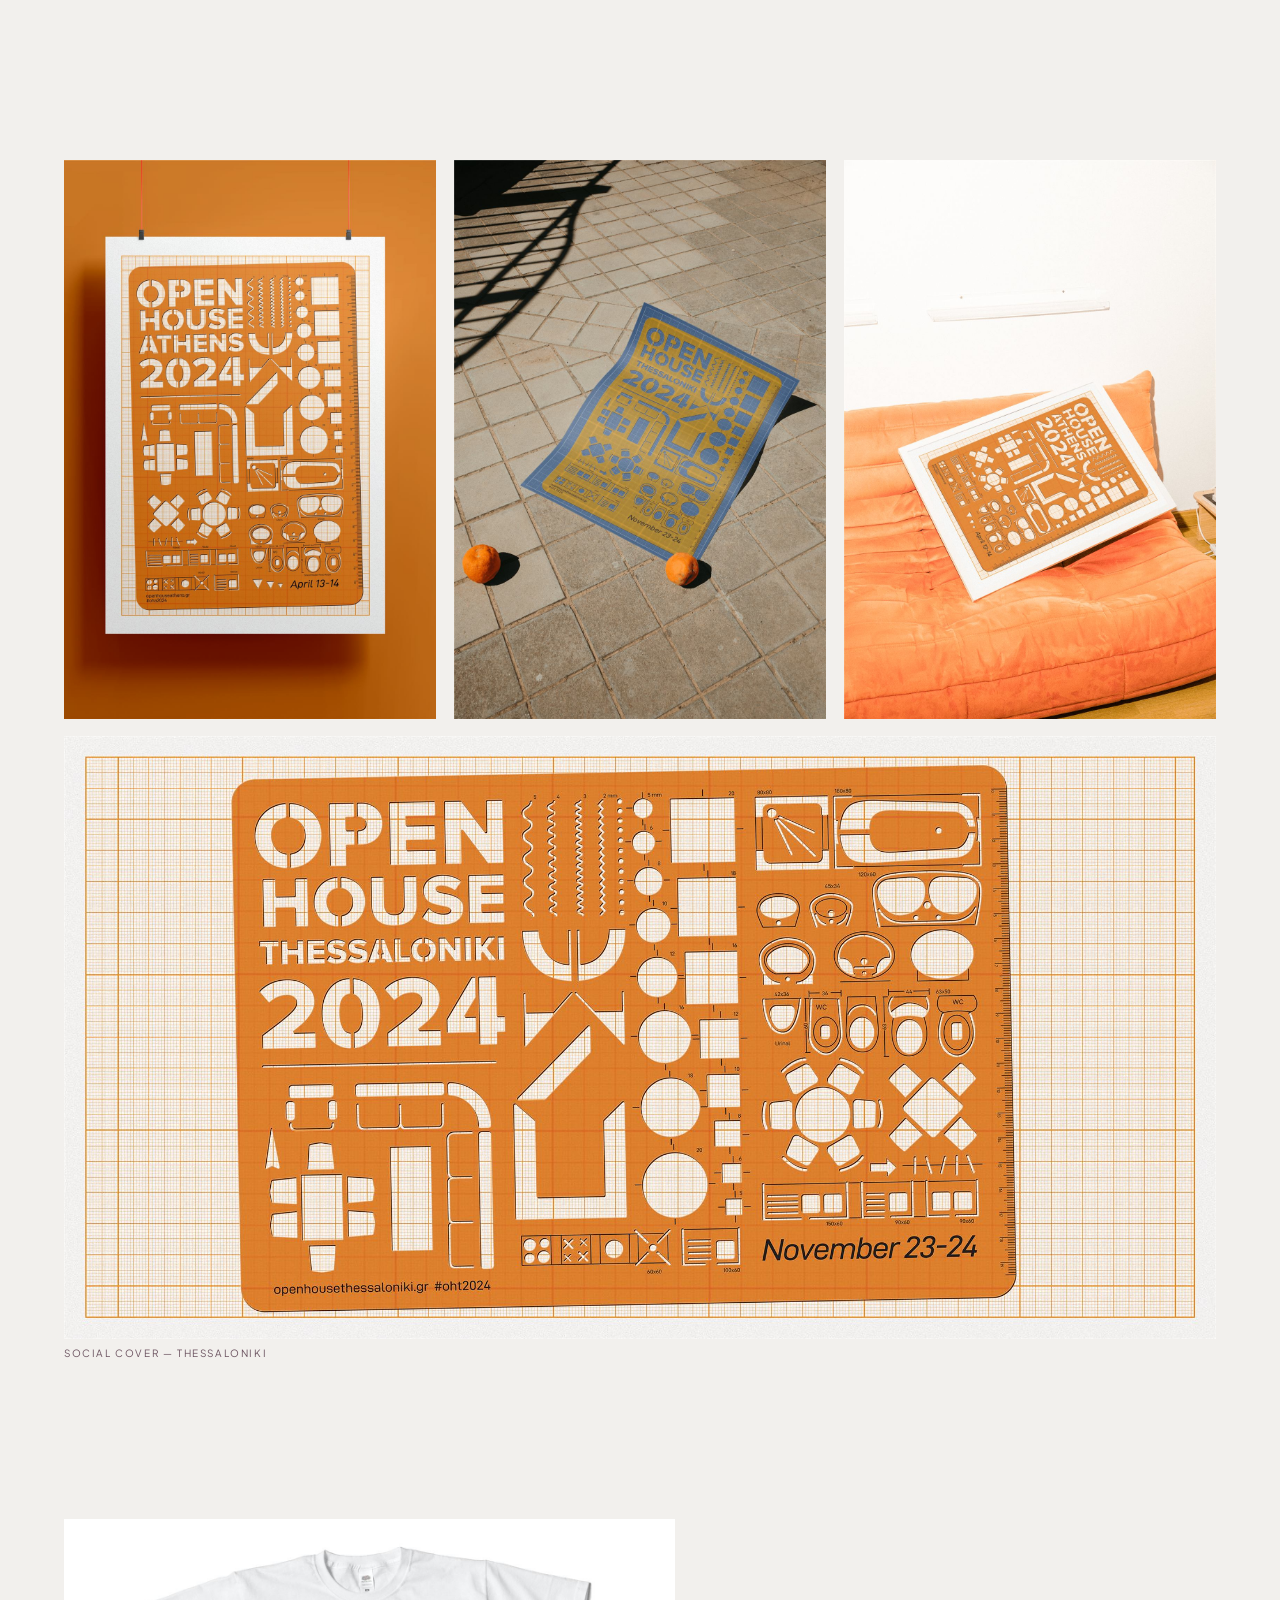
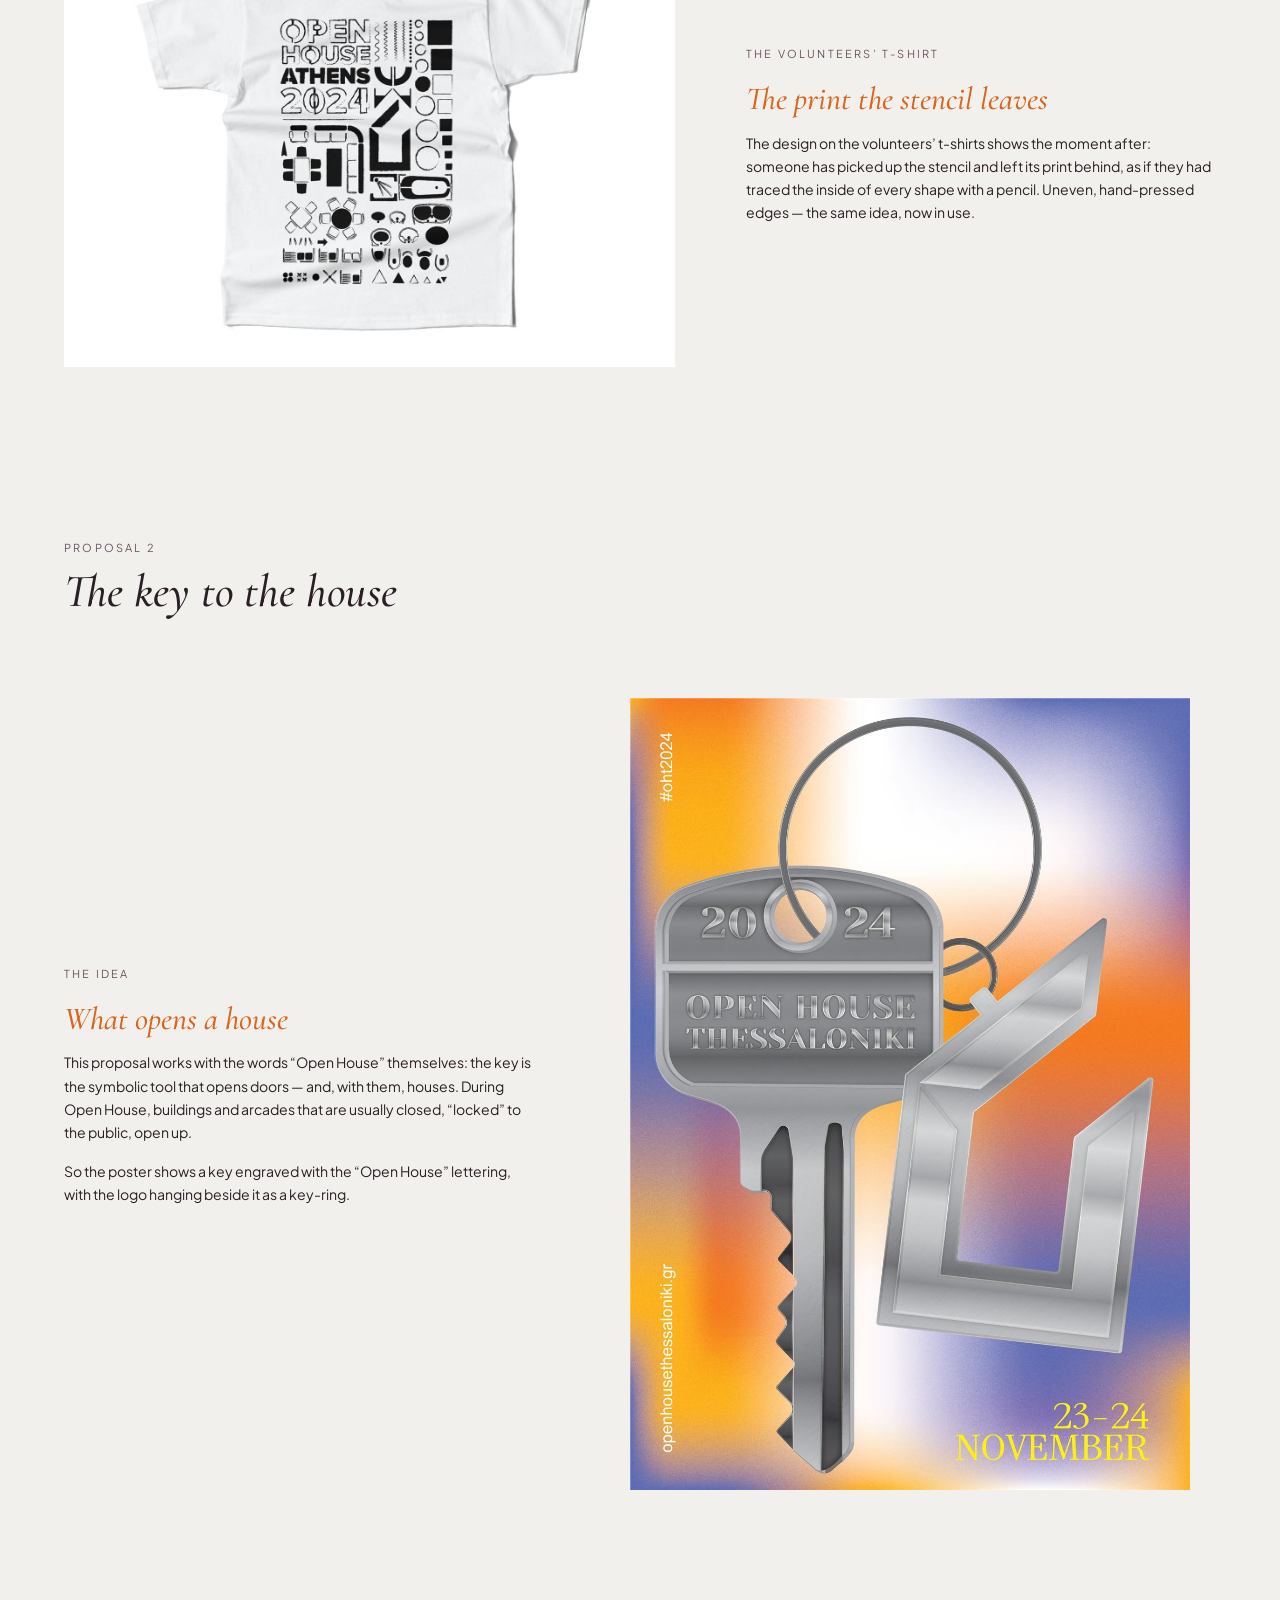
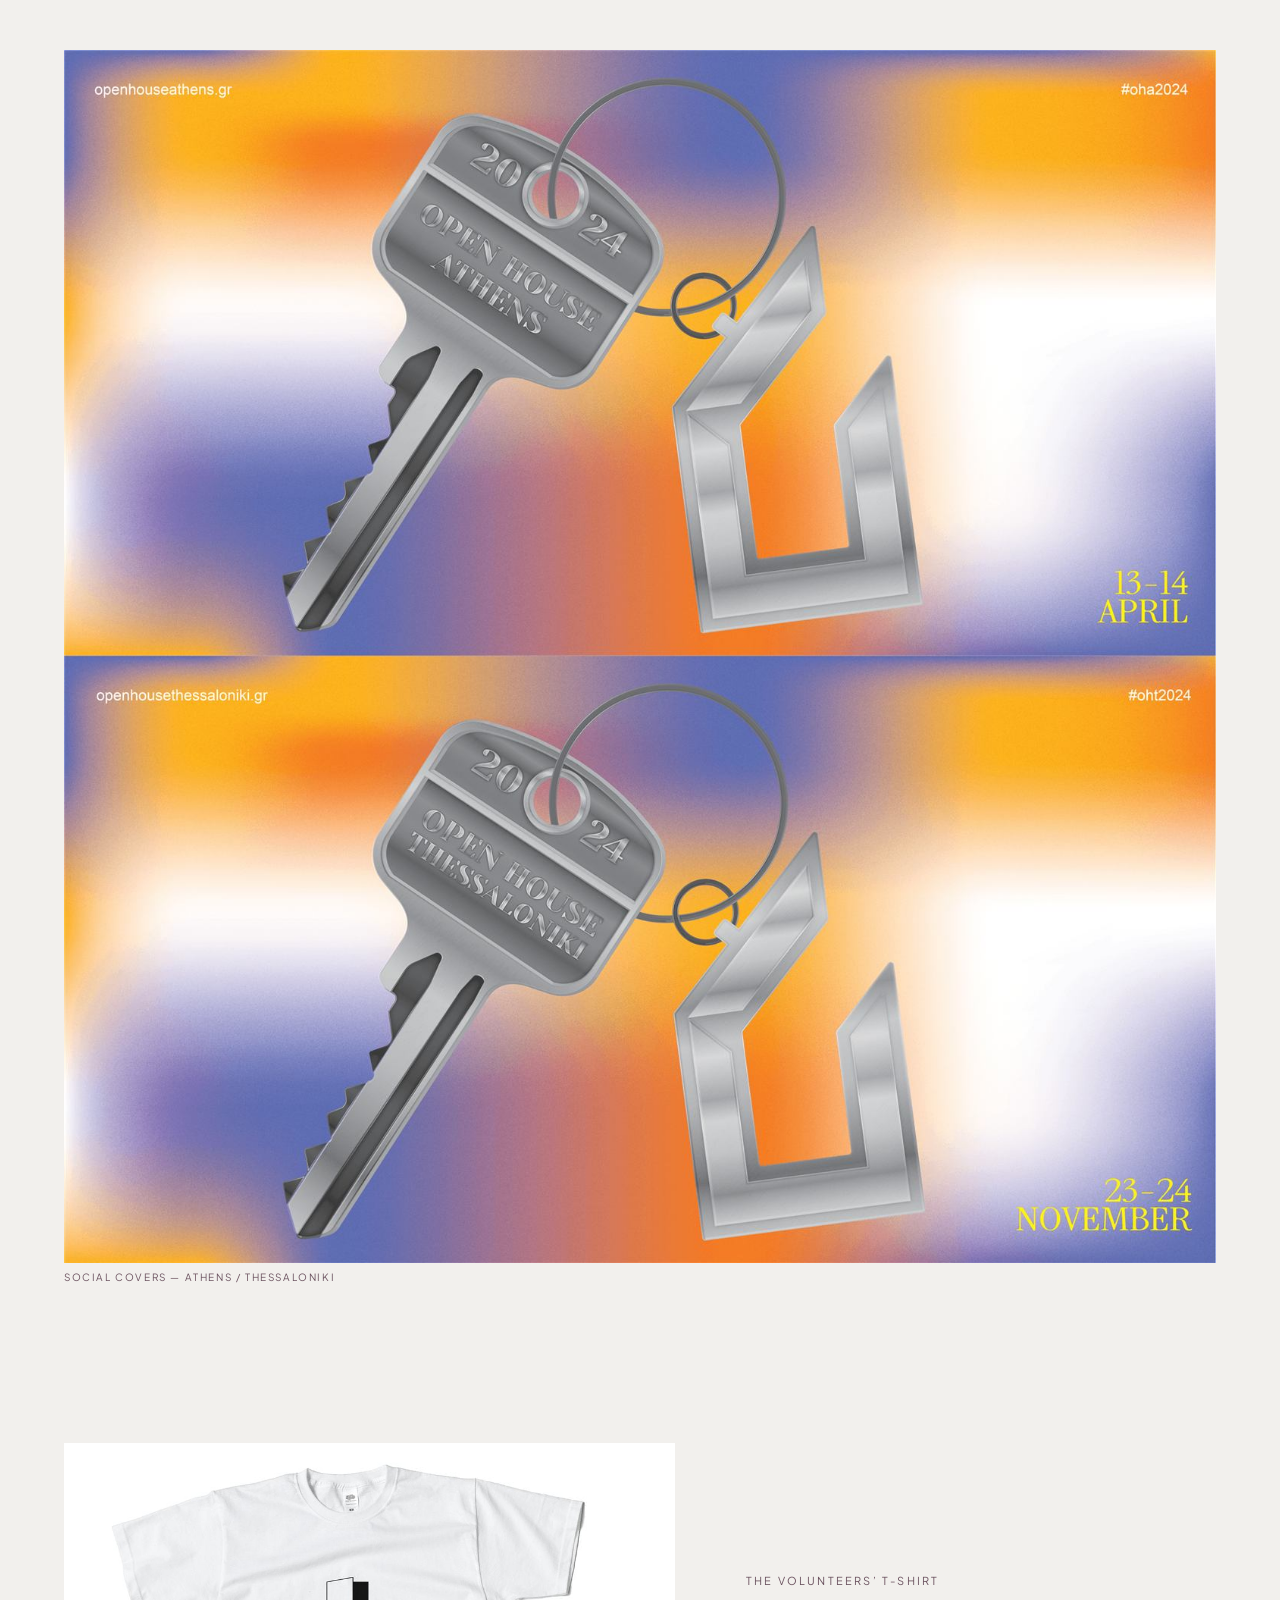
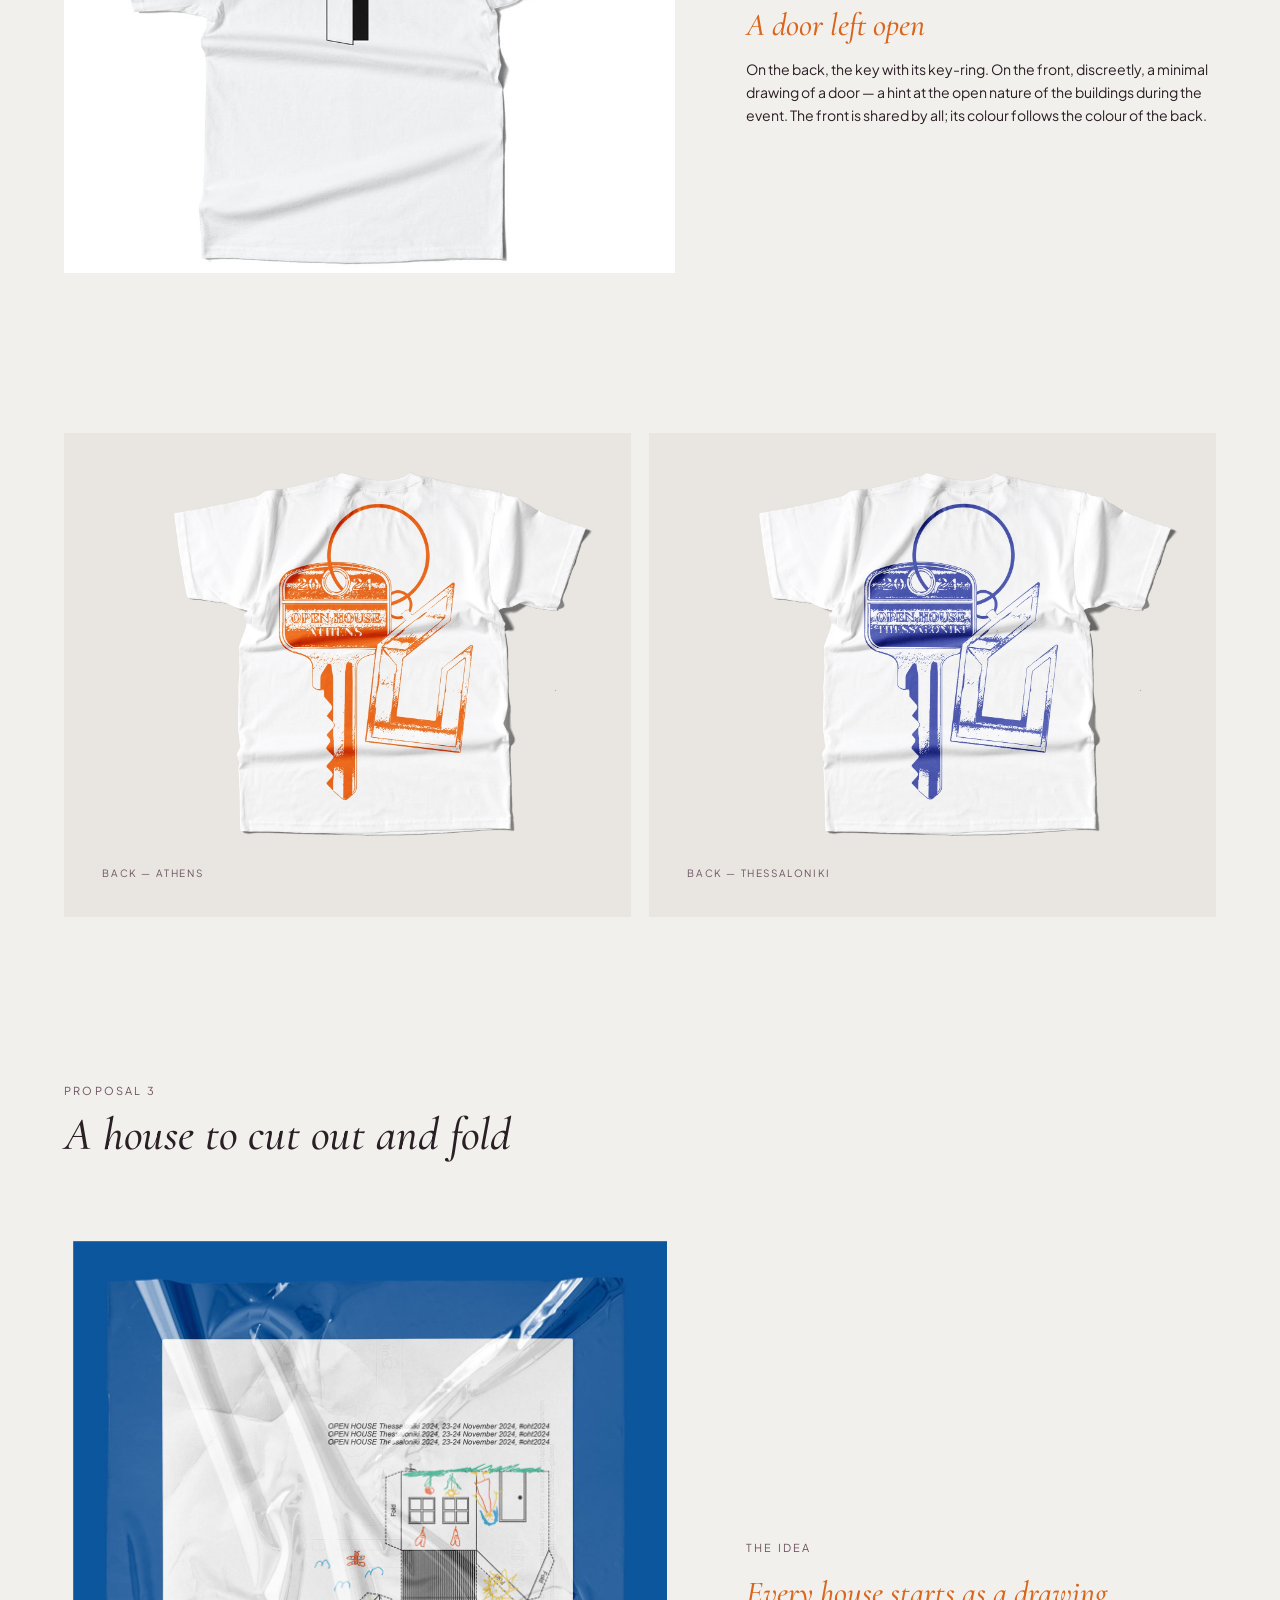
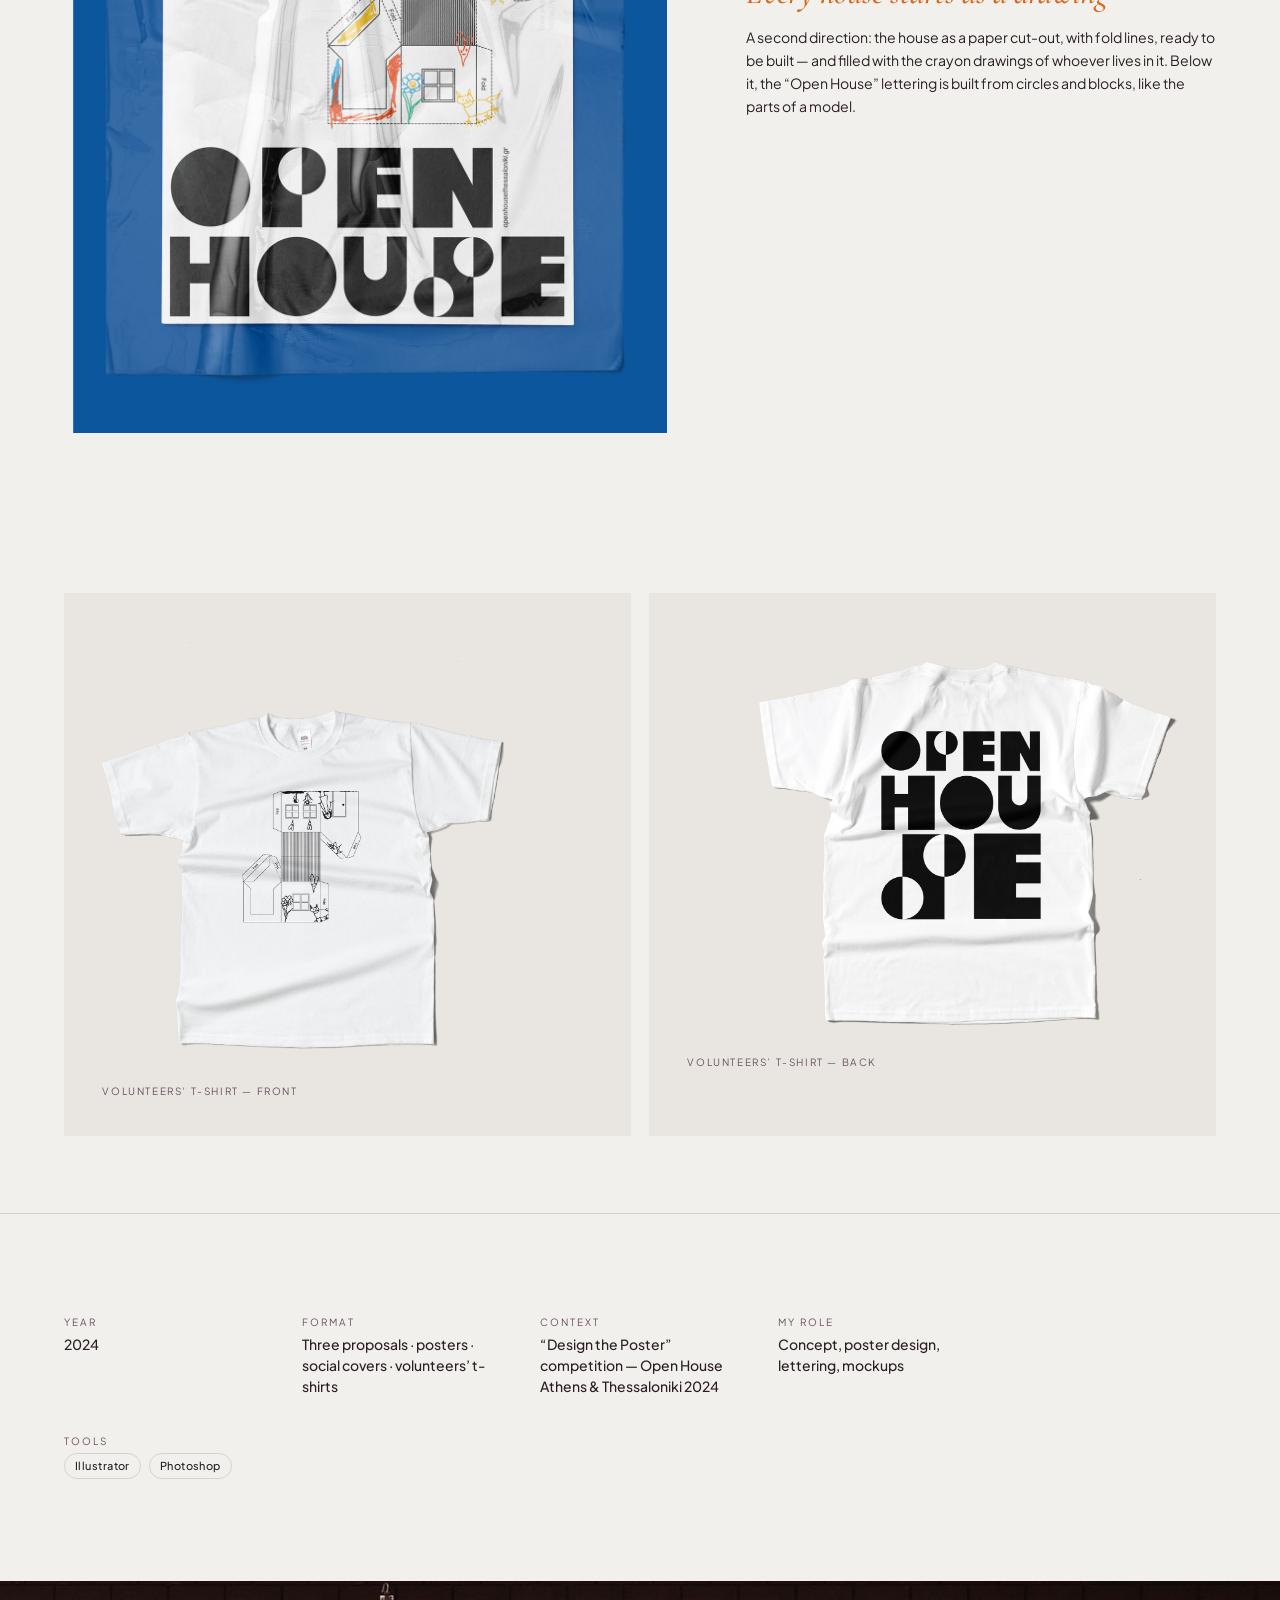
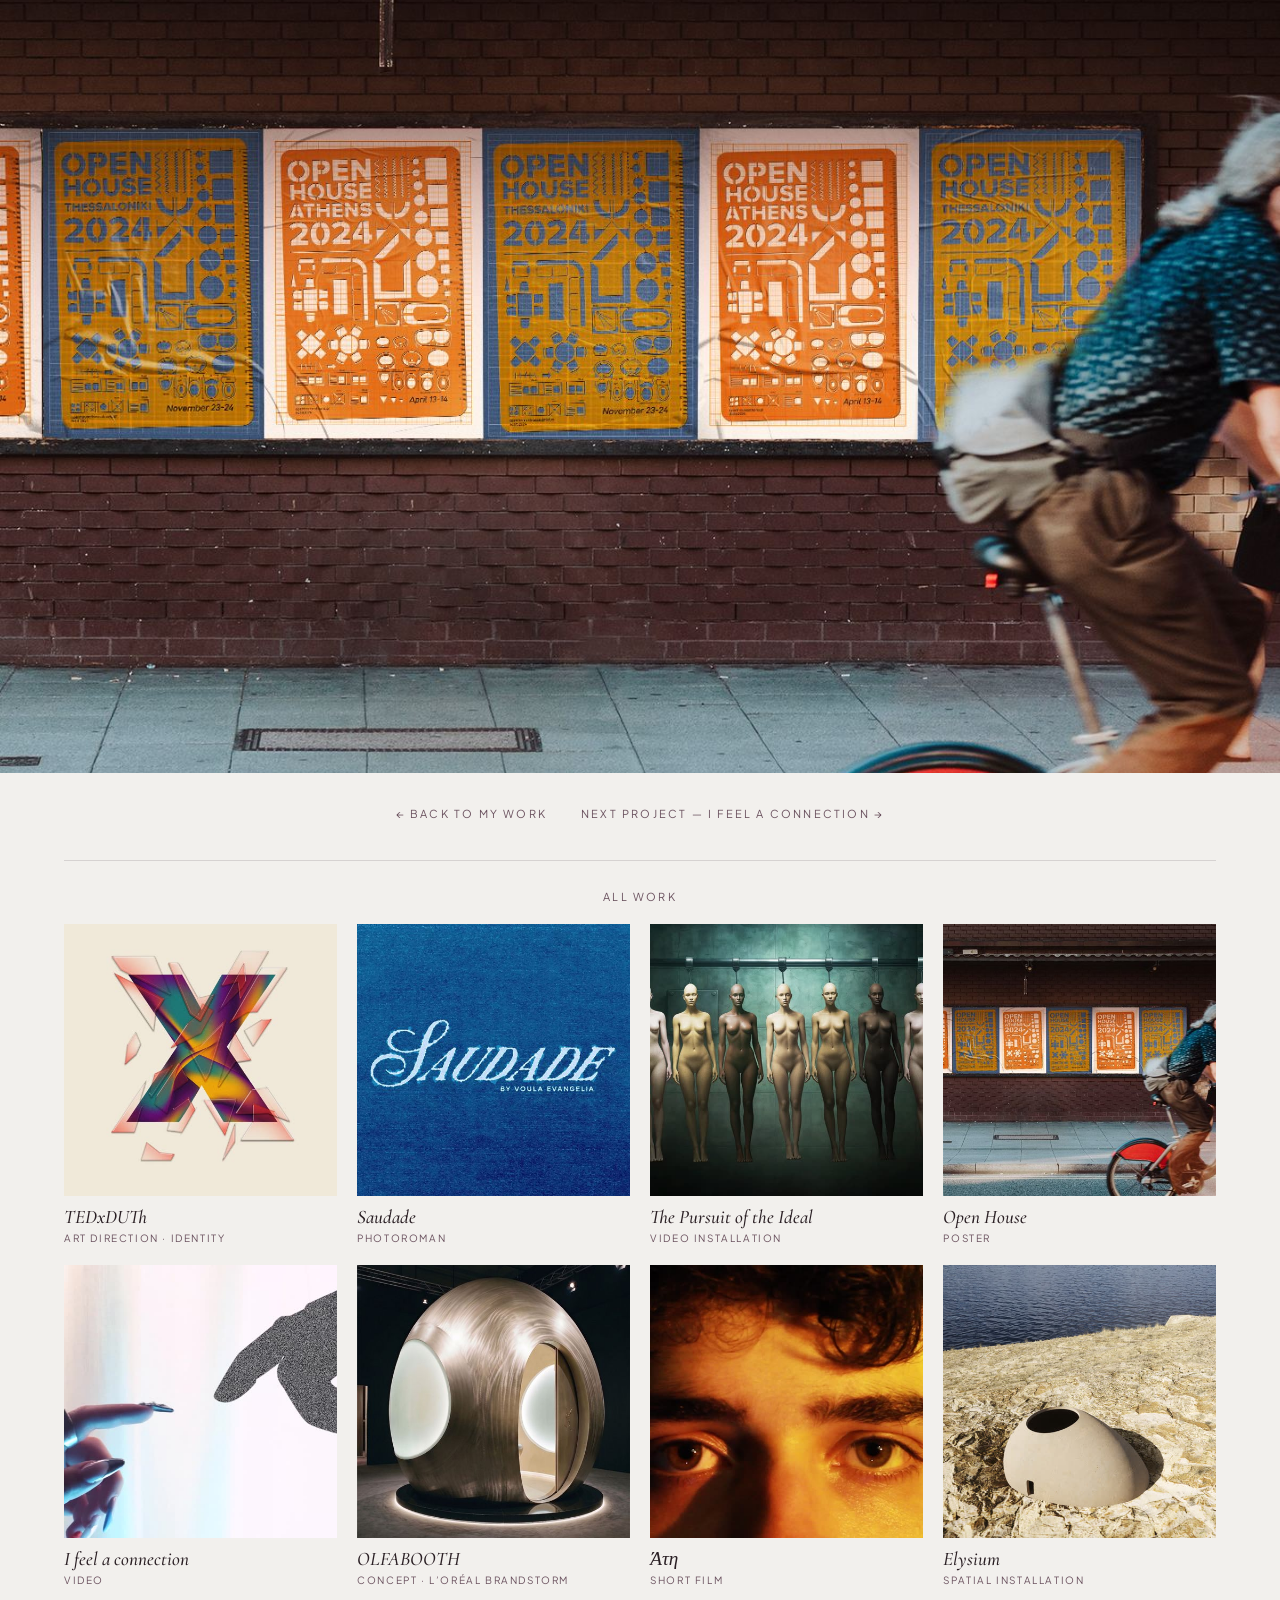
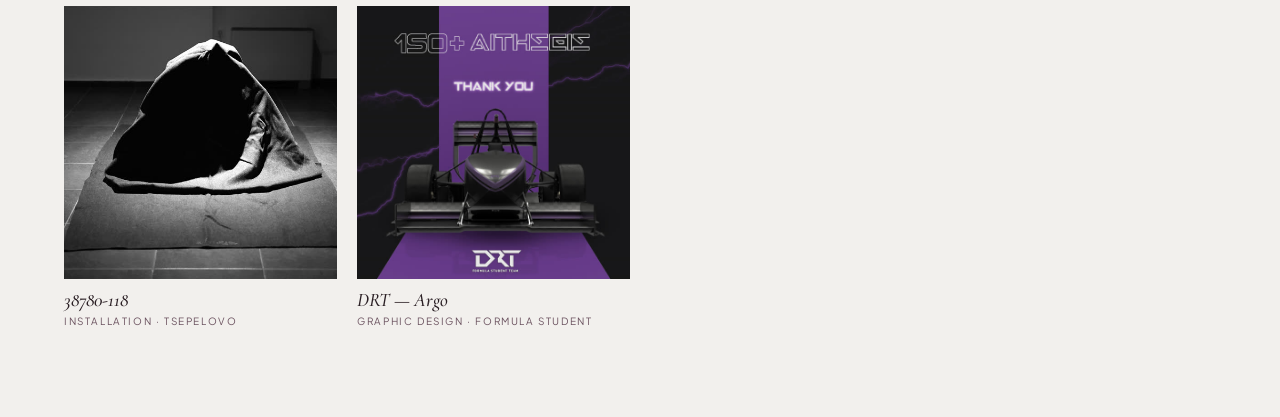
<file: work/open-house/index.html>
<!doctype html>
<html lang="en">
<head>
<meta charset="utf-8">
<meta name="viewport" content="width=device-width,initial-scale=1">
<title>Open House — Voula Evangelia</title>
<meta name="description" content="Open House — poster proposals by Voula Evangelia for the “Design the Poster” competition of Open House Athens & Thessaloniki 2024.">
<meta property="og:title" content="Open House — Voula Evangelia">
<meta property="og:description" content="Three poster proposals: an architect’s stencil, a key, and a fold-out paper house.">
<meta property="og:image" content="img/wall.jpg">
<meta name="theme-color" content="#f2f0ed">
<script>document.documentElement.classList.add('js'); try { if (localStorage.getItem('pf-theme') === 'dark') document.documentElement.dataset.theme = 'dark'; } catch (e) {}</script>
<link rel="preconnect" href="https://fonts.googleapis.com">
<link rel="preconnect" href="https://fonts.gstatic.com" crossorigin>
<link href="https://fonts.googleapis.com/css2?family=Cormorant+Garamond:ital,wght@0,400;0,500;1,400;1,500&family=DM+Mono:wght@400&family=Plus+Jakarta+Sans:wght@400;500;600&display=swap" rel="stylesheet">
<link rel="preload" as="image" href="img/wall.jpg">
<link rel="stylesheet" href="../project.css">
<style>
  /* Open House: the stencil's orange is the accent */
  :root { --accent:#d9661c; --title-size:clamp(84px,22vw,420px); --title-size-m:40vw; }
  :root[data-theme="dark"] { --accent:#f0954f; }
  .grid .on-tone { background:#e9e6e2; }   /* the t-shirt shots are photographed on this tone */
</style>
</head>
<body>

<a class="back" href="../../#work" aria-label="Back to the portfolio">← back</a>

<header class="hero">
  <img src="img/wall.jpg" alt="A row of Open House posters, orange and blue, pasted on a brick wall as a cyclist rides past.">
  <div class="meta l caps">poster proposals<br>“design the poster” competition</div>
  <div class="meta r caps">2024<br>athens &amp; thessaloniki</div>
  <h1>Open <br class="m">House</h1>
</header>

<section class="band">
  <div class="who rv">
    <b>Voula Evangelia</b>
    <span class="role">[ concept · poster design · lettering · mockups ]</span>
    <span class="name">Open House</span>
  </div>
  <div class="txt rv">
    <!-- translated from the original Greek project text — please review -->
    <p><b>OPEN HOUSE</b> opens buildings that are usually closed to the public, for one weekend a year. These are my proposals for its “Design the Poster” competition. The starting point is the world of architecture — not a building, but the tools and the way of thinking behind one.</p>
  </div>
</section>

<header class="sec">
  <p class="caps">proposal 1</p>
  <h2 class="rv">Drawn with the architect’s stencil</h2>
</header>

<div class="row">
  <figure class="rv"><img src="img/poster-athens.jpg" loading="lazy" alt="Open House Athens 2024 poster: an orange stencil ruler on graph paper, with the title, furniture, kitchen and bathroom shapes cut out of it."></figure>
  <div class="txt rv">
    <span class="n caps">the idea</span>
    <h3>A tool every architect has held</h3>
    <!-- translated from the project text — please review -->
    <p>The main element is a stencil ruler — the tool most architects have used for drawing by hand. The “Open House” lettering and the logo are cut out of it, alongside furniture, kitchen and bathroom fixtures that bring in a sense of home and tie the idea more closely to the word “house”.</p>
  </div>
</div>

<div class="row flip">
  <figure class="rv"><img src="img/poster-thessaloniki.jpg" loading="lazy" alt="Open House Thessaloniki 2024 poster: the same stencil in yellow on a blueprint-blue grid."></figure>
  <div class="txt rv">
    <span class="n caps">the direction</span>
    <h3>Ready for anyone to draw</h3>
    <p>The stencil lies on millimetre paper, ready for whoever wants to create or draw. One system, two cities: orange on graph paper for Athens in April, yellow on blueprint blue for Thessaloniki in November.</p>
  </div>
</div>

<section class="grid" aria-label="Proposal 1 in use">
  <figure class="w4 rv" style="aspect-ratio:2/3"><img src="img/hanging.jpg" loading="lazy" alt="The Athens poster hanging from clips against an orange wall."></figure>
  <figure class="w4 rv" style="aspect-ratio:2/3"><img src="img/pavement.jpg" loading="lazy" alt="The Thessaloniki poster lying on sunlit paving, beside two oranges."></figure>
  <figure class="w4 rv" style="aspect-ratio:2/3"><img src="img/sofa.jpg" loading="lazy" alt="The Athens poster, framed, leaning on an orange sofa."></figure>
  <figure class="w12 rv"><img src="img/cover-thessaloniki.jpg" loading="lazy" alt="Wide social-media cover for Open House Thessaloniki, with the stencil laid sideways on graph paper."><figcaption>social cover — thessaloniki</figcaption></figure>
</section>

<div class="row">
  <figure class="rv"><img src="img/stencil-tee.jpg" loading="lazy" alt="The Open House Athens 2024 volunteers’ t-shirt, flat: black stencil marks with rough edges on white."></figure>
  <div class="txt rv">
    <span class="n caps">the volunteers’ t-shirt</span>
    <h3>The print the stencil leaves</h3>
    <!-- translated from the project text — please review -->
    <p>The design on the volunteers’ t-shirts shows the moment after: someone has picked up the stencil and left its print behind, as if they had traced the inside of every shape with a pencil. Uneven, hand-pressed edges — the same idea, now in use.</p>
  </div>
</div>

<header class="sec">
  <p class="caps">proposal 2</p>
  <h2 class="rv">The key to the house</h2>
</header>

<div class="row flip">
  <figure class="rv"><img src="img/key-poster.jpg" loading="lazy" alt="Open House Thessaloniki 2024 poster: a silver key engraved with the title, hanging on a ring with the Open House logo as a key-ring, on a blurred orange, white and blue ground."></figure>
  <div class="txt rv">
    <span class="n caps">the idea</span>
    <h3>What opens a house</h3>
    <!-- translated from the project text — please review -->
    <p>This proposal works with the words “Open House” themselves: the key is the symbolic tool that opens doors — and, with them, houses. During Open House, buildings and arcades that are usually closed, “locked” to the public, open up.</p>
    <p>So the poster shows a key engraved with the “Open House” lettering, with the logo hanging beside it as a key-ring.</p>
  </div>
</div>

<section class="grid" aria-label="Proposal 2 across the two cities">
  <figure class="w12 rv"><img src="img/key-covers.jpg" loading="lazy" alt="Two wide covers, one for Athens in April and one for Thessaloniki in November, each with the key and its logo key-ring."><figcaption>social covers — athens / thessaloniki</figcaption></figure>
</section>

<div class="row">
  <figure class="rv"><img src="img/key-tee-front.jpg" loading="lazy" alt="White t-shirt, front: a small, minimal drawing of a door standing open, in black."></figure>
  <div class="txt rv">
    <span class="n caps">the volunteers’ t-shirt</span>
    <h3>A door left open</h3>
    <!-- translated from the project text — please review -->
    <p>On the back, the key with its key-ring. On the front, discreetly, a minimal drawing of a door — a hint at the open nature of the buildings during the event. The front is shared by all; its colour follows the colour of the back.</p>
  </div>
</div>

<section class="grid" aria-label="Proposal 2 t-shirt backs">
  <figure class="w6 on-tone rv"><img src="img/key-tee-athens.webp" loading="lazy" alt="T-shirt back: the key and logo key-ring printed in orange, for Open House Athens."><figcaption>back — athens</figcaption></figure>
  <figure class="w6 on-tone rv"><img src="img/key-tee-thessaloniki.webp" loading="lazy" alt="T-shirt back: the key and logo key-ring printed in blue, for Open House Thessaloniki."><figcaption>back — thessaloniki</figcaption></figure>
</section>

<header class="sec">
  <p class="caps">proposal 3</p>
  <h2 class="rv">A house to cut out and fold</h2>
</header>

<div class="row">
  <figure class="rv"><img src="img/cutout-poster.jpg" loading="lazy" alt="Poster: a fold-out paper house with dashed fold lines and a child’s crayon drawings, above geometric Open House lettering made of circles and blocks."></figure>
  <div class="txt rv">
    <span class="n caps">the idea</span>
    <h3>Every house starts as a drawing</h3>
    <!-- written from the visuals — please review / replace with your own words -->
    <p>A second direction: the house as a paper cut-out, with fold lines, ready to be built — and filled with the crayon drawings of whoever lives in it. Below it, the “Open House” lettering is built from circles and blocks, like the parts of a model.</p>
  </div>
</div>

<section class="grid" aria-label="Proposal 3, the volunteers’ t-shirt">
  <figure class="w6 on-tone rv"><img src="img/tee-front.webp" loading="lazy" alt="White t-shirt, front: the fold-out house printed in black line."><figcaption>volunteers’ t-shirt — front</figcaption></figure>
  <figure class="w6 on-tone rv"><img src="img/tee-back.webp" loading="lazy" alt="White t-shirt, back: the geometric Open House lettering in black."><figcaption>volunteers’ t-shirt — back</figcaption></figure>
</section>

<section class="notes">
  <dl class="facts">
    <div><dt>Year</dt><dd>2024</dd></div>
    <div><dt>Format</dt><dd>Three proposals · posters · social covers · volunteers’ t-shirts</dd></div>
    <div><dt>Context</dt><dd>“Design the Poster” competition — Open House Athens &amp; Thessaloniki 2024</dd></div>
    <div><dt>My role</dt><dd>Concept, poster design, lettering, mockups</dd></div>
    <div class="tools"><dt>Tools</dt><dd><span>Illustrator</span><span>Photoshop</span></dd></div>
  </dl>
</section>

<footer class="end">
  <img src="img/wall.jpg" loading="lazy" alt="">
  <div class="links">
    <a href="../../#work">← back to my work</a>
    <a class="next" href="../i-feel-a-connection/" data-file="i_feel_a_connection.mp4" data-img="connection">next project — I feel a connection →</a>
  </div>
</footer>

<script src="../project.js" defer></script>
</body>
</html>
</file>
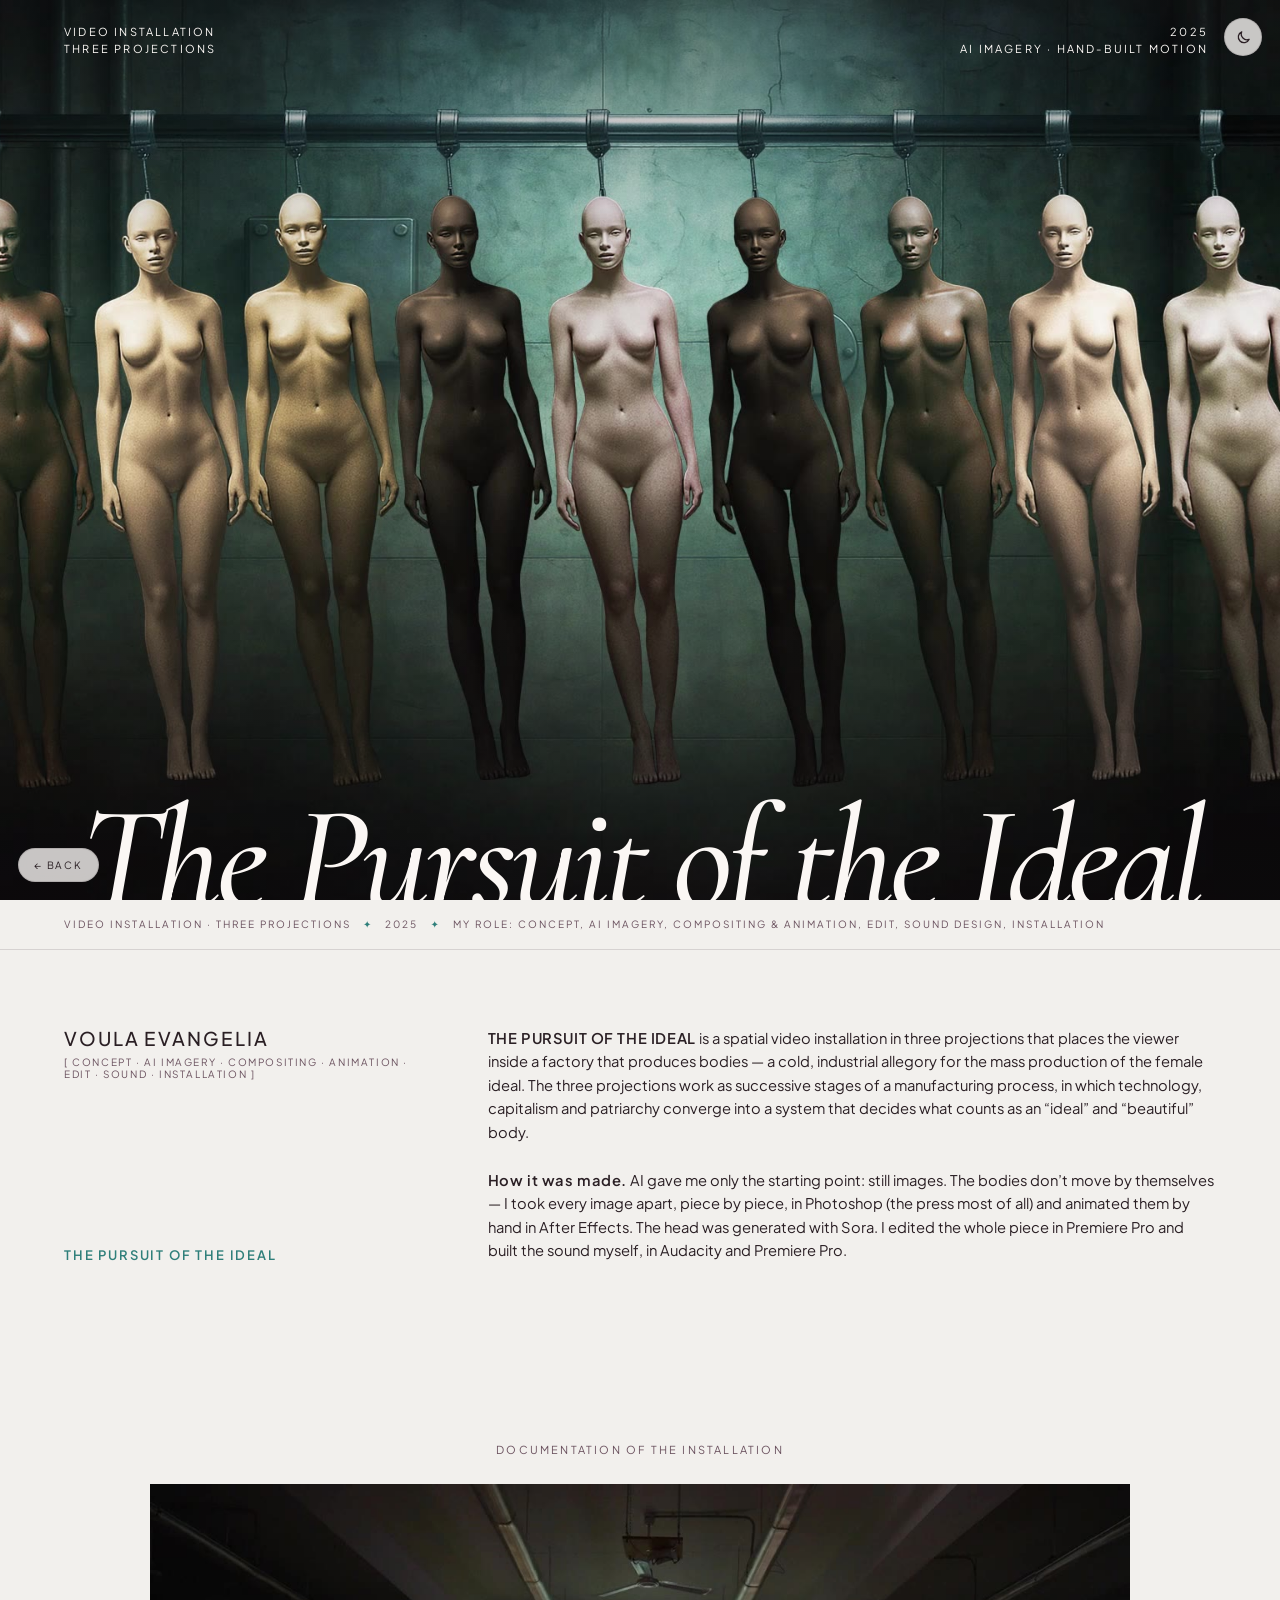
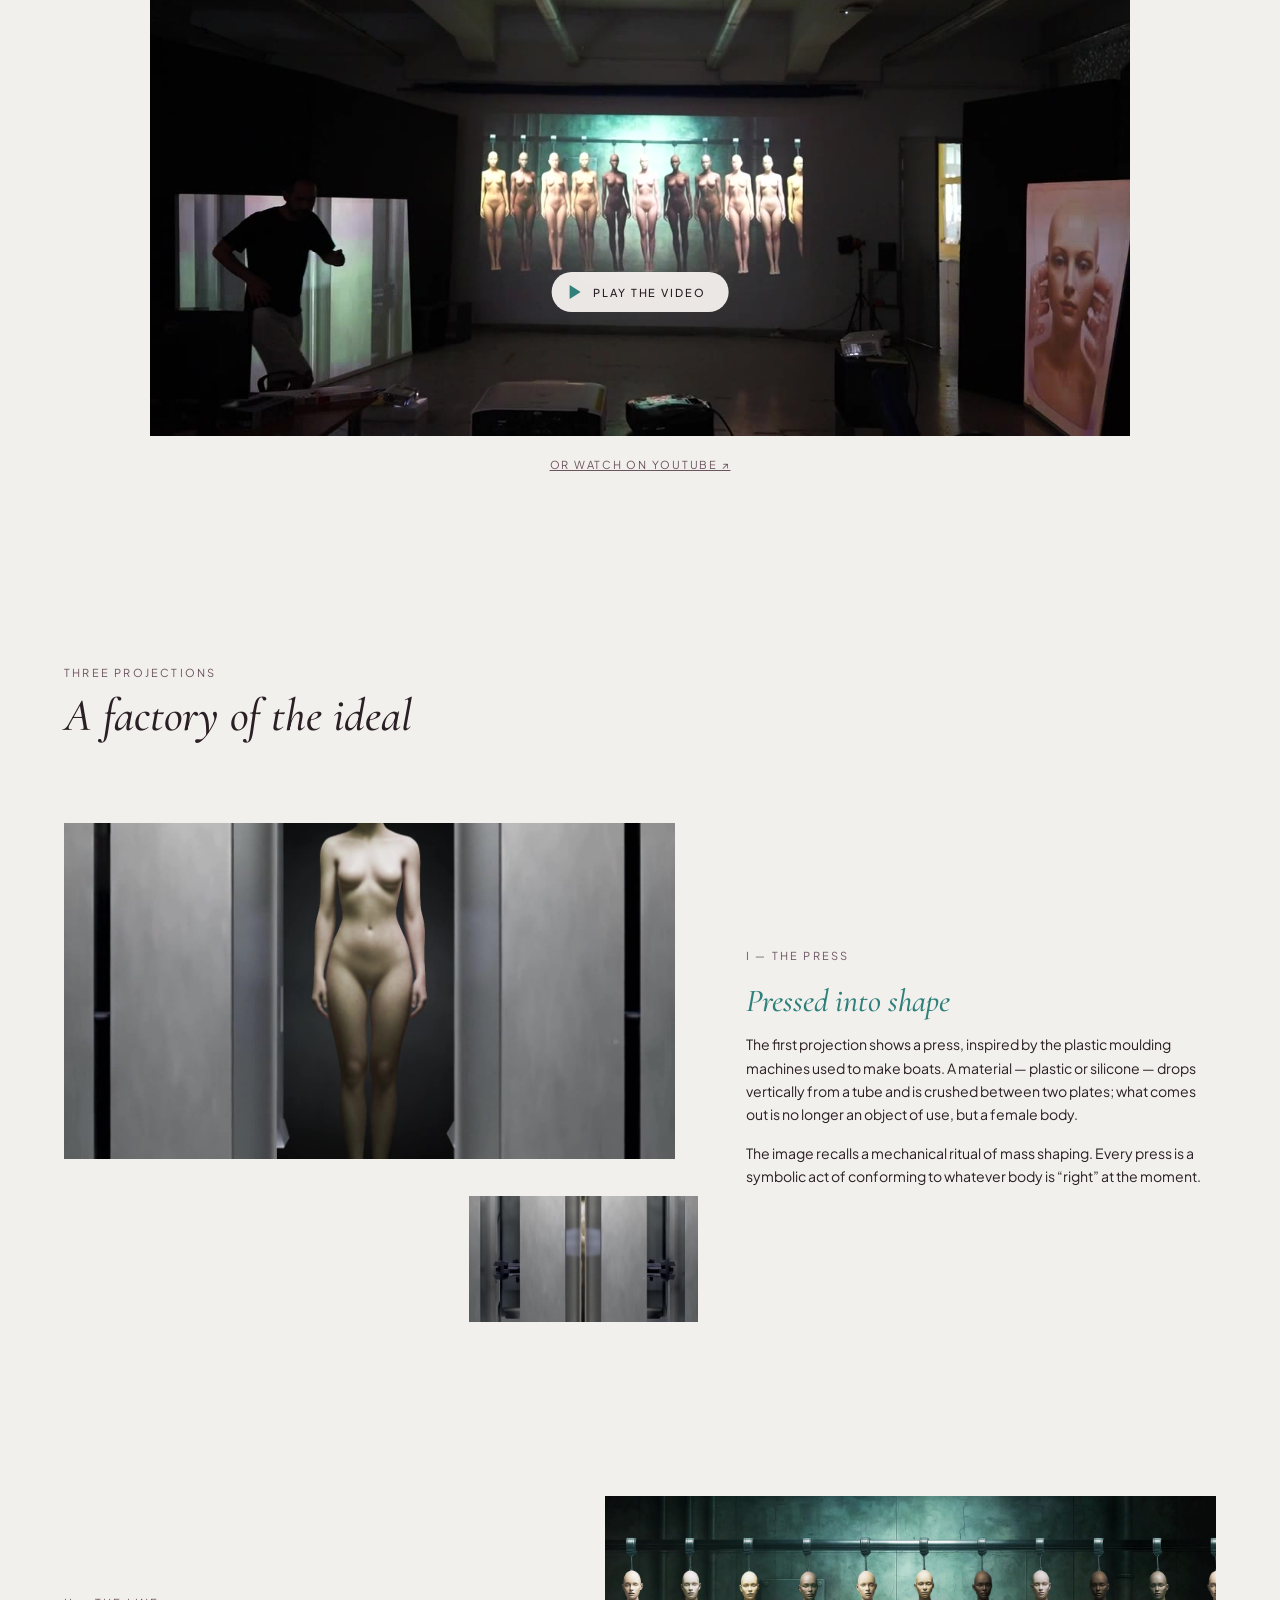
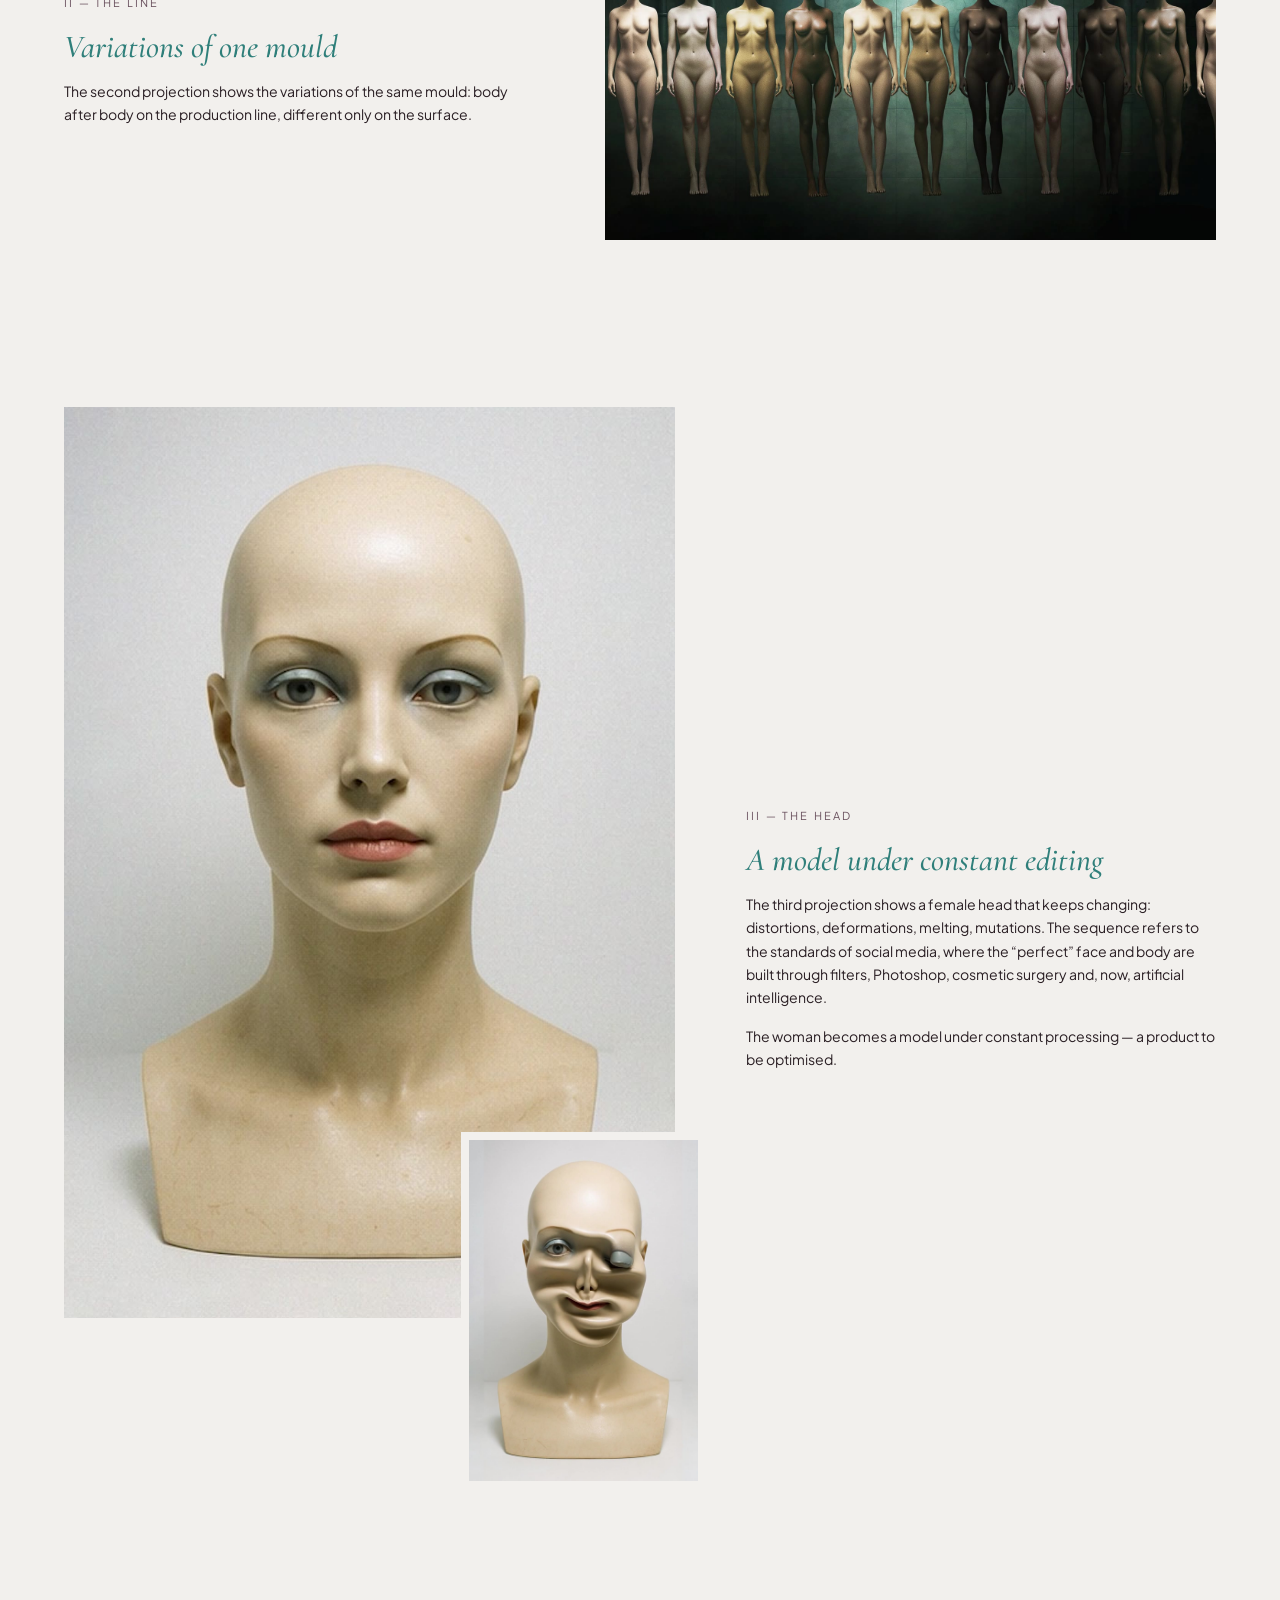
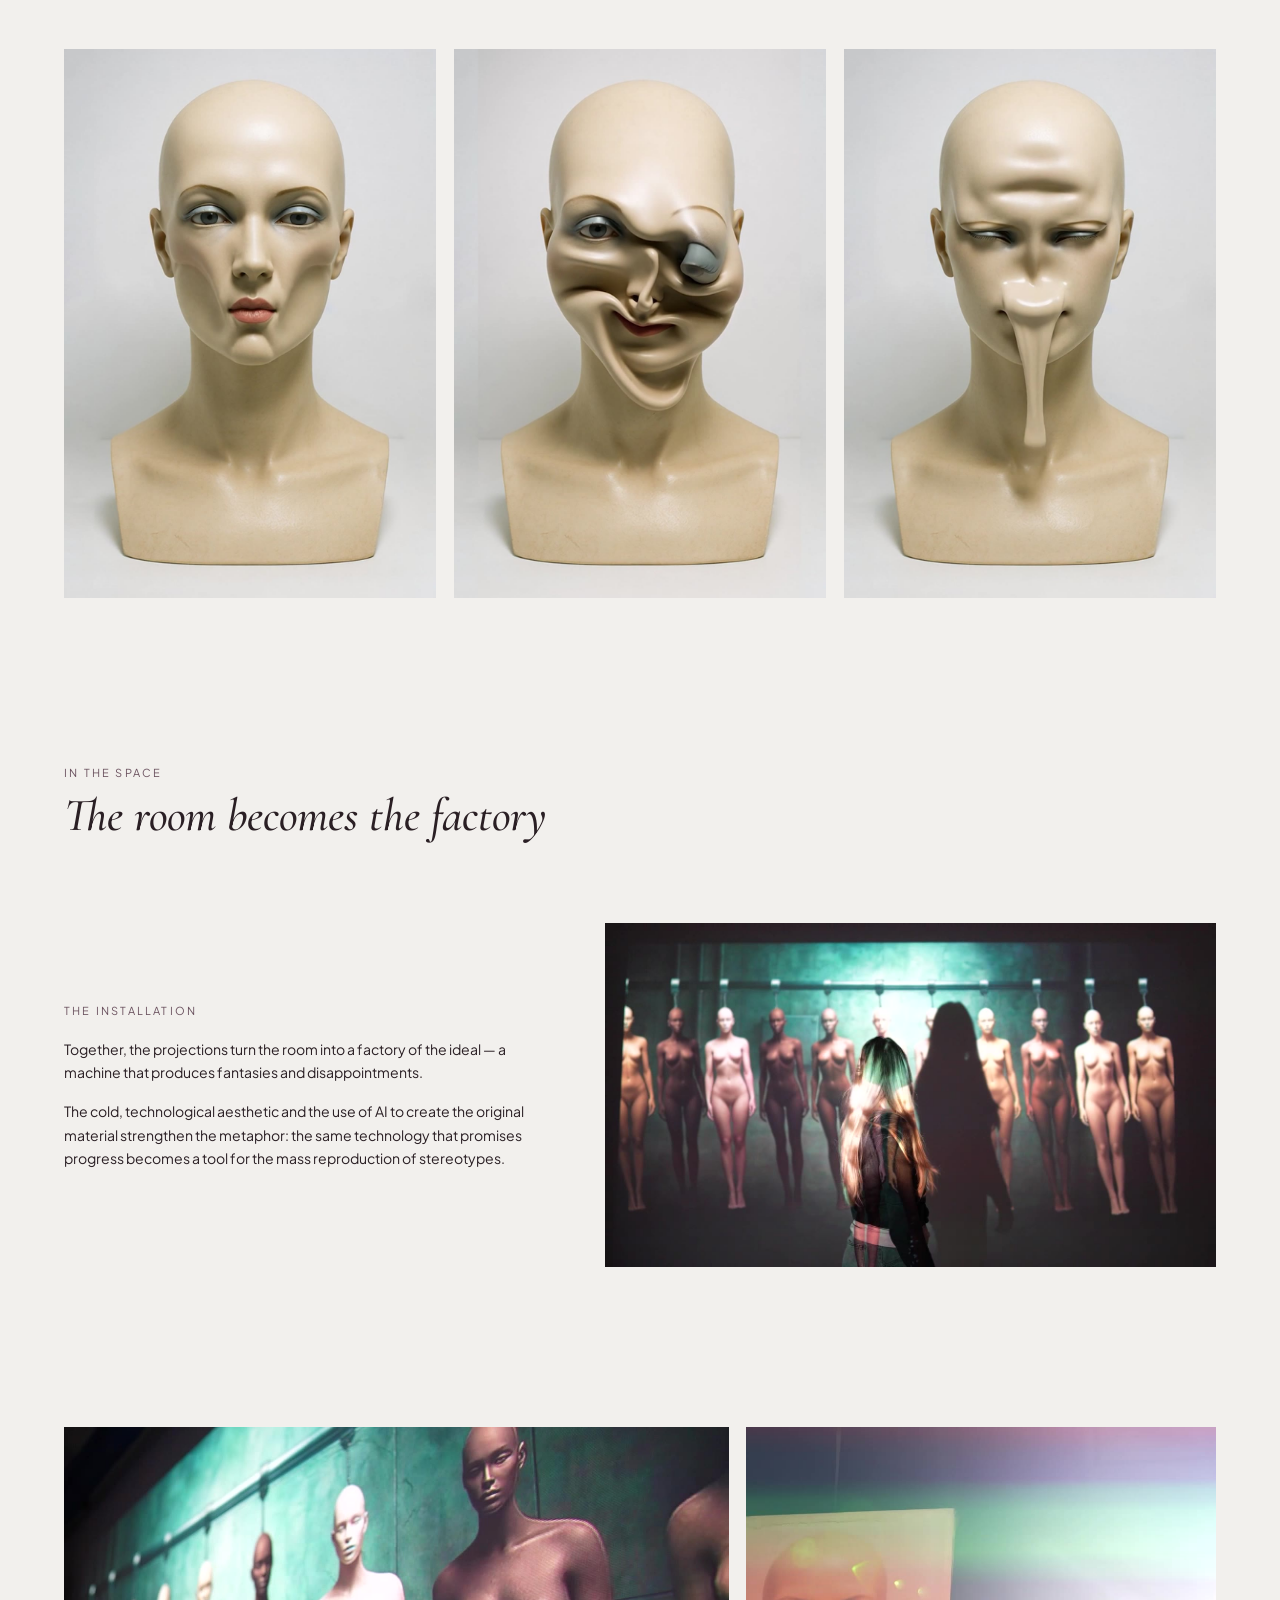
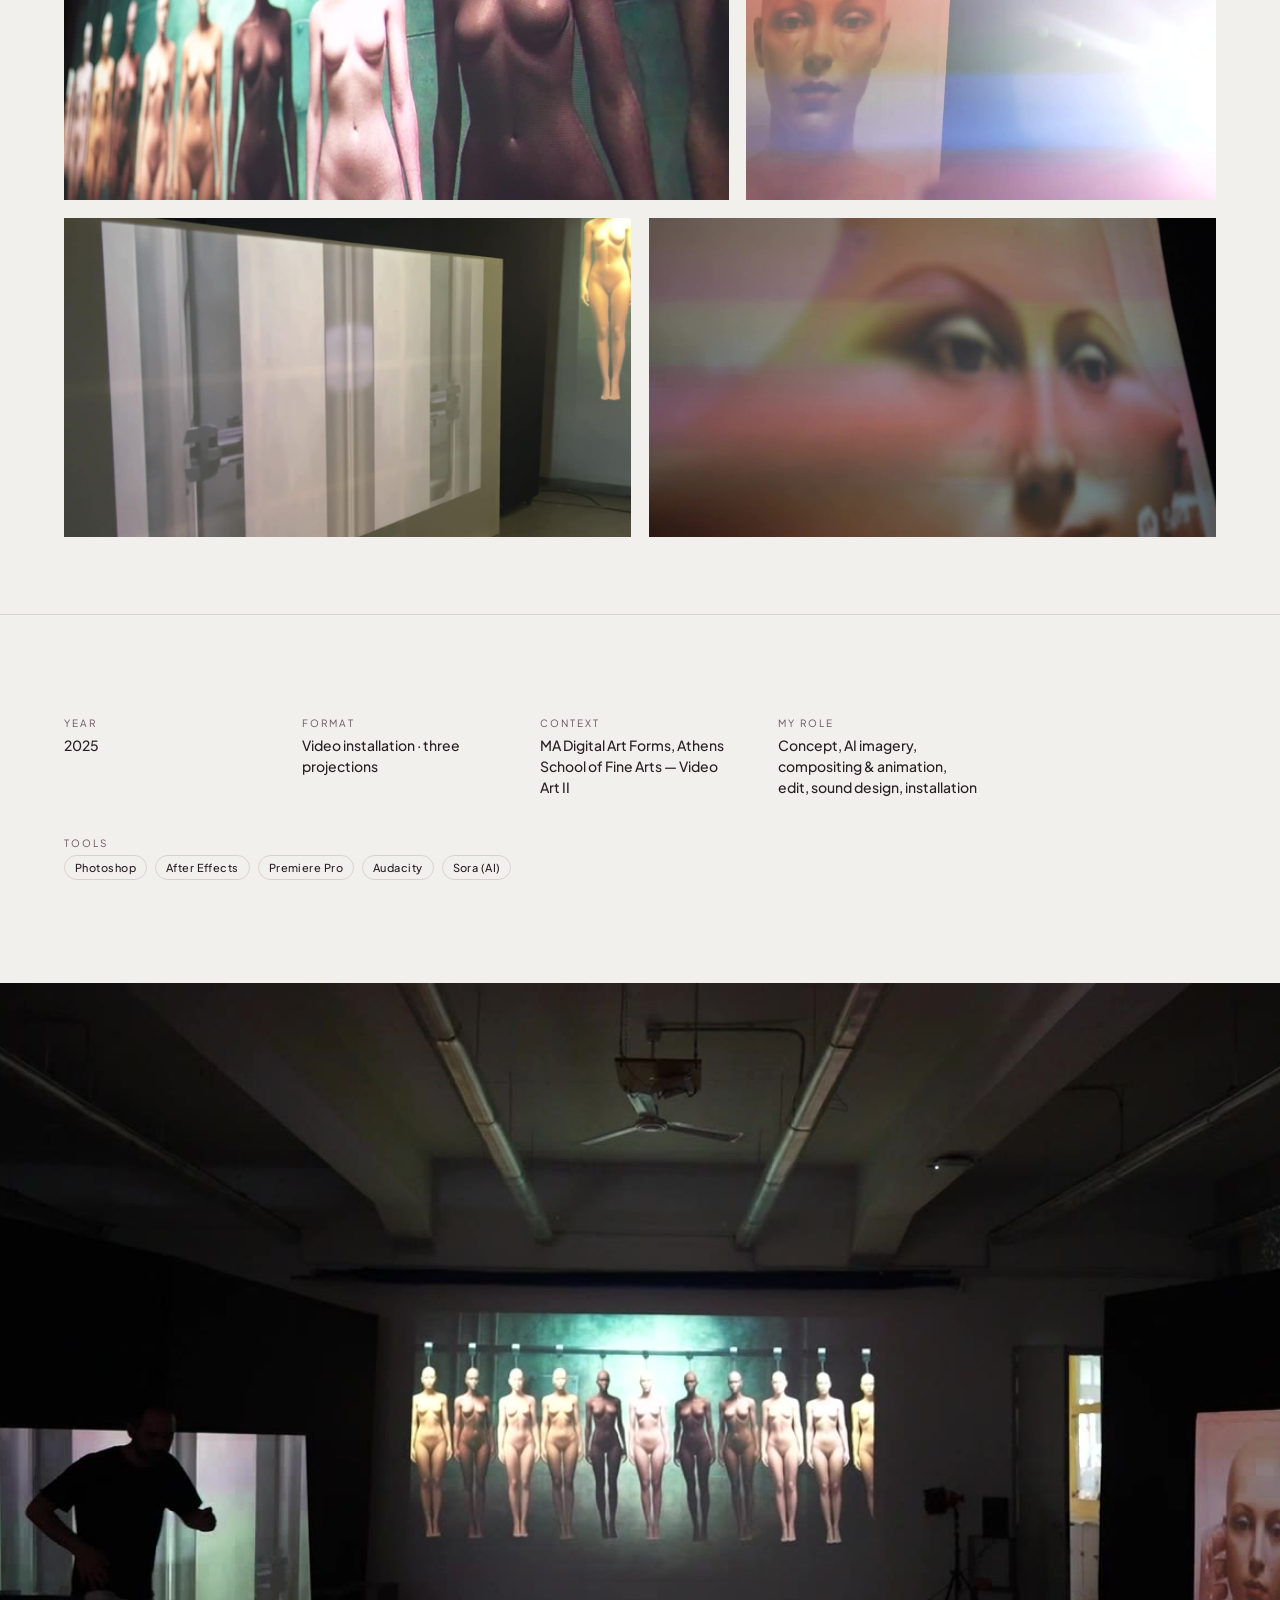
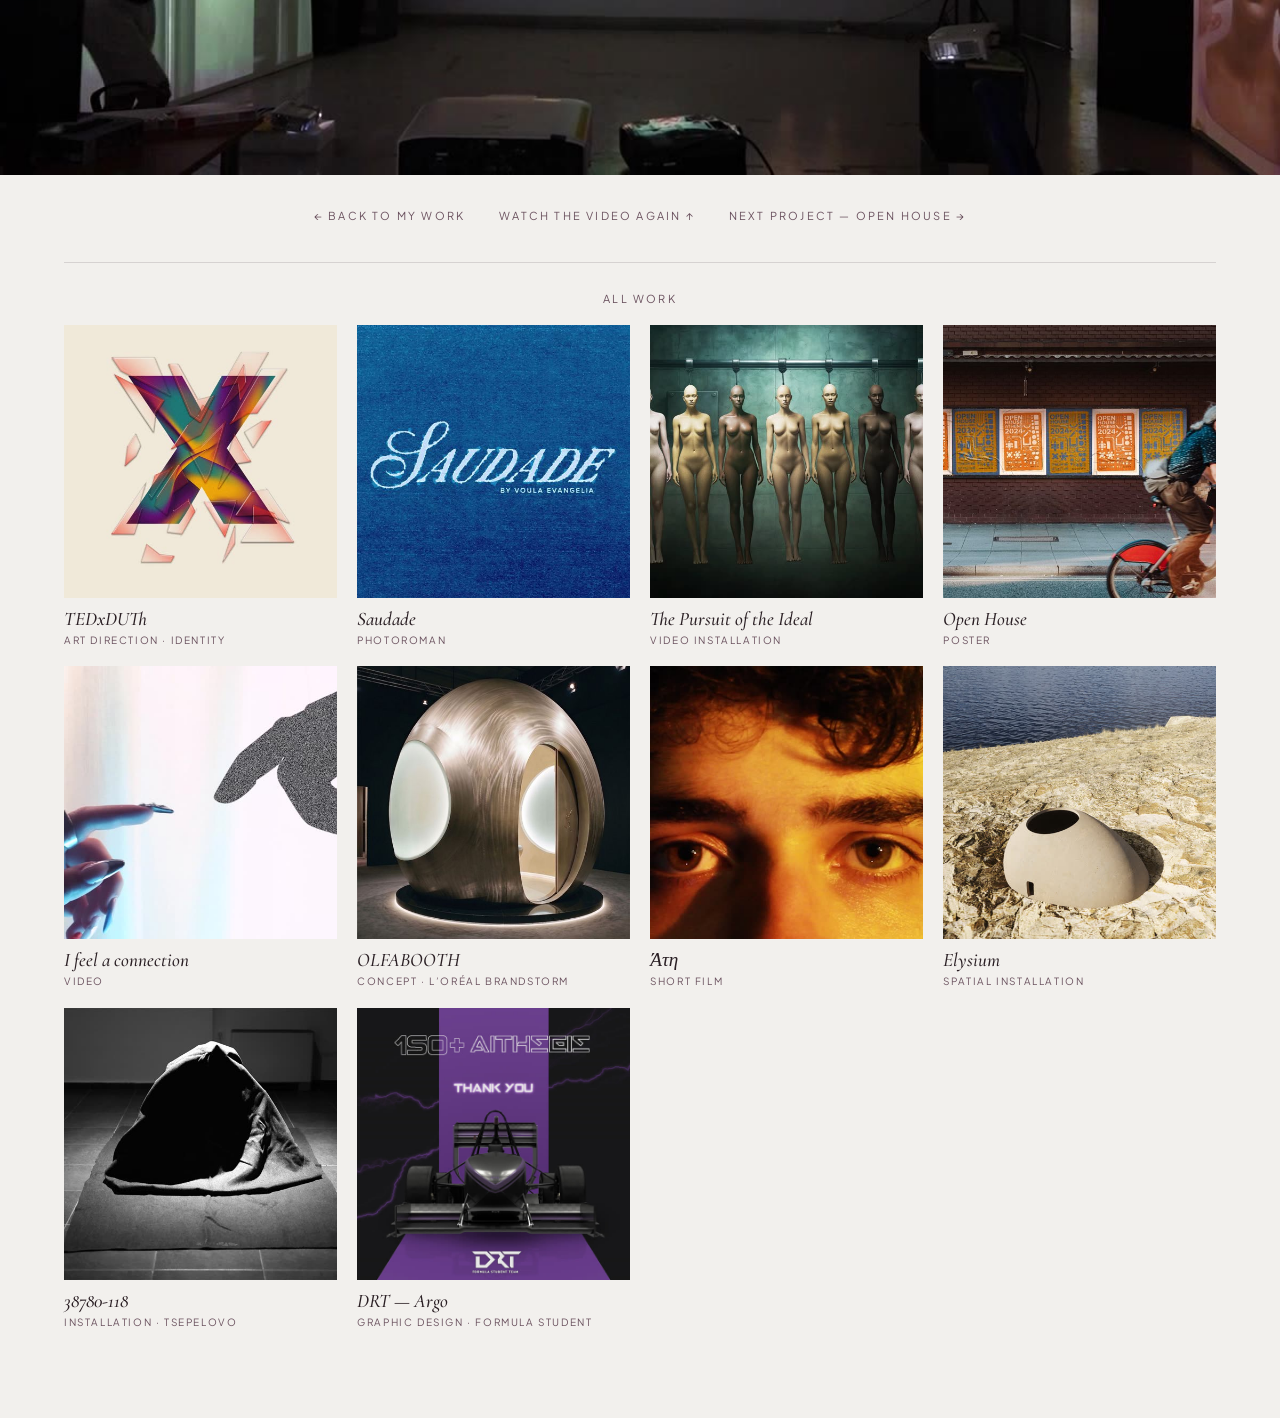
<file: work/pursuit-of-the-ideal/index.html>
<!doctype html>
<html lang="en">
<head>
<meta charset="utf-8">
<meta name="viewport" content="width=device-width,initial-scale=1">
<title>The Pursuit of the Ideal — Voula Evangelia</title>
<meta name="description" content="The Pursuit of the Ideal — a three-projection video installation by Voula Evangelia: a factory that mass-produces the female ideal.">
<meta property="og:title" content="The Pursuit of the Ideal — Voula Evangelia">
<meta property="og:description" content="A spatial video installation in three projections: a cold, industrial allegory of the mass production of the female ideal.">
<meta property="og:image" content="img/line.jpg">
<meta name="theme-color" content="#f2f0ed">
<script>document.documentElement.classList.add('js'); try { if (localStorage.getItem('pf-theme') === 'dark') document.documentElement.dataset.theme = 'dark'; } catch (e) {}</script>
<link rel="preconnect" href="https://fonts.googleapis.com">
<link rel="preconnect" href="https://fonts.gstatic.com" crossorigin>
<link href="https://fonts.googleapis.com/css2?family=Cormorant+Garamond:ital,wght@0,400;0,500;1,400;1,500&family=DM+Mono:wght@400&family=Plus+Jakarta+Sans:wght@400;500;600&display=swap" rel="stylesheet">
<link rel="preload" as="image" href="img/line.jpg">
<link rel="stylesheet" href="../project.css">
<style>
  /* The Pursuit of the Ideal: the cold factory teal of the production line is the accent */
  :root { --accent:#2f7f7a; --title-size:clamp(56px,11.5vw,280px); --title-size-m:22vw; }
  :root[data-theme="dark"] { --accent:#6cc5bd; }
  .grid .tall { aspect-ratio:1300/1920; }
</style>
</head>
<body>

<a class="back" href="../../#work" aria-label="Back to the portfolio">← back</a>

<header class="hero">
  <img src="img/line.jpg" alt="A long row of identical AI-generated female bodies hanging from a rail in a cold, teal factory hall.">
  <div class="meta l caps">video installation<br>three projections</div>
  <div class="meta r caps">2025<br>ai imagery · hand-built motion</div>
  <h1>The Pursuit <br class="m">of the Ideal</h1>
</header>

<section class="band">
  <div class="who rv">
    <b>Voula Evangelia</b>
    <span class="role">[ concept · ai imagery · compositing · animation · edit · sound · installation ]</span>
    <span class="name">The Pursuit of the Ideal</span>
  </div>
  <div class="txt rv">
    <!-- translated from the original Greek project text — please review -->
    <p><b>THE PURSUIT OF THE IDEAL</b> is a spatial video installation in three projections that places the viewer inside a factory that produces bodies — a cold, industrial allegory for the mass production of the female ideal. The three projections work as successive stages of a manufacturing process, in which technology, capitalism and patriarchy converge into a system that decides what counts as an “ideal” and “beautiful” body.</p>
    <p><b>How it was made.</b> AI gave me only the starting point: still images. The bodies don’t move by themselves — I took every image apart, piece by piece, in Photoshop (the press most of all) and animated them by hand in After Effects. The head was generated with Sora. I edited the whole piece in Premiere Pro and built the sound myself, in Audacity and Premiere Pro.</p>
  </div>
</section>

<section class="film" id="film">
  <p class="caps">documentation of the installation</p>
  <div class="player rv">
    <button type="button" data-yt="BsM-ipDNOUo" data-title="The Pursuit of the Ideal — documentation" aria-label="Play the documentation video (loads from YouTube)">
      <img src="img/room-wide.jpg" loading="lazy" alt="The darkened installation room: the row of bodies projected on the far wall, a head projected on a screen to the right.">
      <span class="play"><i></i>play the video</span>
    </button>
  </div>
  <a class="yt" href="https://youtu.be/BsM-ipDNOUo" target="_blank" rel="noopener">or watch on YouTube ↗</a>
</section>

<header class="sec">
  <p class="caps">three projections</p>
  <h2 class="rv">A factory of the ideal</h2>
</header>

<!-- translated from the project text — please review -->
<div class="row">
  <figure class="duo rv"><img src="img/press.jpg" loading="lazy" alt="Between two grey steel plates of a press, a female body has been moulded."><img src="img/press-closing.jpg" loading="lazy" alt="The press plates closing on the material."></figure>
  <div class="txt rv">
    <span class="n caps">i — the press</span>
    <h3>Pressed into shape</h3>
    <p>The first projection shows a press, inspired by the plastic moulding machines used to make boats. A material — plastic or silicone — drops vertically from a tube and is crushed between two plates; what comes out is no longer an object of use, but a female body.</p>
    <p>The image recalls a mechanical ritual of mass shaping. Every press is a symbolic act of conforming to whatever body is “right” at the moment.</p>
  </div>
</div>

<div class="row flip">
  <figure class="rv"><img src="img/line-2.jpg" loading="lazy" alt="Dozens of near-identical bodies in different skin tones hanging in a line on the factory rail."></figure>
  <div class="txt rv">
    <span class="n caps">ii — the line</span>
    <h3>Variations of one mould</h3>
    <p>The second projection shows the variations of the same mould: body after body on the production line, different only on the surface.</p>
  </div>
</div>

<div class="row">
  <figure class="duo rv"><img src="img/head.jpg" loading="lazy" alt="A smooth, bald mannequin-like female head and shoulders on a pale grey ground."><img src="img/head-melt.jpg" loading="lazy" alt="The same head with its features sliding and warping out of place."></figure>
  <div class="txt rv">
    <span class="n caps">iii — the head</span>
    <h3>A model under constant editing</h3>
    <p>The third projection shows a female head that keeps changing: distortions, deformations, melting, mutations. The sequence refers to the standards of social media, where the “perfect” face and body are built through filters, Photoshop, cosmetic surgery and, now, artificial intelligence.</p>
    <p>The woman becomes a model under constant processing — a product to be optimised.</p>
  </div>
</div>

<section class="grid" aria-label="Stills from the third projection">
  <figure class="w4 tall rv"><img src="img/head-sag.jpg" loading="lazy" alt="The head with its cheeks and lips sagging slightly out of shape."></figure>
  <figure class="w4 tall rv"><img src="img/head-twist.jpg" loading="lazy" alt="The head’s face twisting and folding over itself, one eye pushed sideways."></figure>
  <figure class="w4 tall rv"><img src="img/head-drip.jpg" loading="lazy" alt="The head’s nose and mouth dripping down like soft wax."></figure>
</section>

<header class="sec">
  <p class="caps">in the space</p>
  <h2 class="rv">The room becomes the factory</h2>
</header>

<div class="row flip">
  <figure class="rv"><img src="img/room-viewer.jpg" loading="lazy" alt="A visitor stands before the projected row of bodies, her shadow falling among them."></figure>
  <div class="txt rv">
    <span class="n caps">the installation</span>
    <!-- translated from the project text — please review -->
    <p>Together, the projections turn the room into a factory of the ideal — a machine that produces fantasies and disappointments.</p>
    <p>The cold, technological aesthetic and the use of AI to create the original material strengthen the metaphor: the same technology that promises progress becomes a tool for the mass reproduction of stereotypes.</p>
  </div>
</div>

<section class="grid" aria-label="The installation">
  <figure class="w7 rv"><img src="img/room-bodies.jpg" loading="lazy" alt="Close view of the projected bodies on the wall, their surfaces lit in teal."></figure>
  <figure class="w5 rv"><img src="img/room-glow.jpg" loading="lazy" alt="The head projected on a free-standing screen, washed with bands of coloured light and a projector flare."></figure>
  <figure class="w6 rv"><img src="img/room-two.jpg" loading="lazy" alt="Two projections side by side: the press on the left, a body on the right."></figure>
  <figure class="w6 rv"><img src="img/eye.jpg" loading="lazy" alt="A face projected through bands of pastel light, close up on one made-up eye."></figure>
</section>

<section class="notes">
  <dl class="facts">
    <div><dt>Year</dt><dd>2025</dd></div>
    <div><dt>Format</dt><dd>Video installation · three projections</dd></div>
    <div><dt>Context</dt><dd>MA Digital Art Forms, Athens School of Fine Arts — Video Art II</dd></div>
    <div><dt>My role</dt><dd>Concept, AI imagery, compositing &amp; animation, edit, sound design, installation</dd></div>
    <div class="tools"><dt>Tools</dt><dd><span>Photoshop</span><span>After Effects</span><span>Premiere Pro</span><span>Audacity</span><span>Sora (AI)</span></dd></div>
  </dl>
</section>

<footer class="end">
  <img src="img/room-wide.jpg" loading="lazy" alt="">
  <div class="links">
    <a href="../../#work">← back to my work</a>
    <a href="#film">watch the video again ↑</a>
    <a class="next" href="../open-house/" data-file="open_house.jpg" data-img="open-house">next project — Open House →</a>
  </div>
</footer>

<script src="../project.js" defer></script>
</body>
</html>
</file>
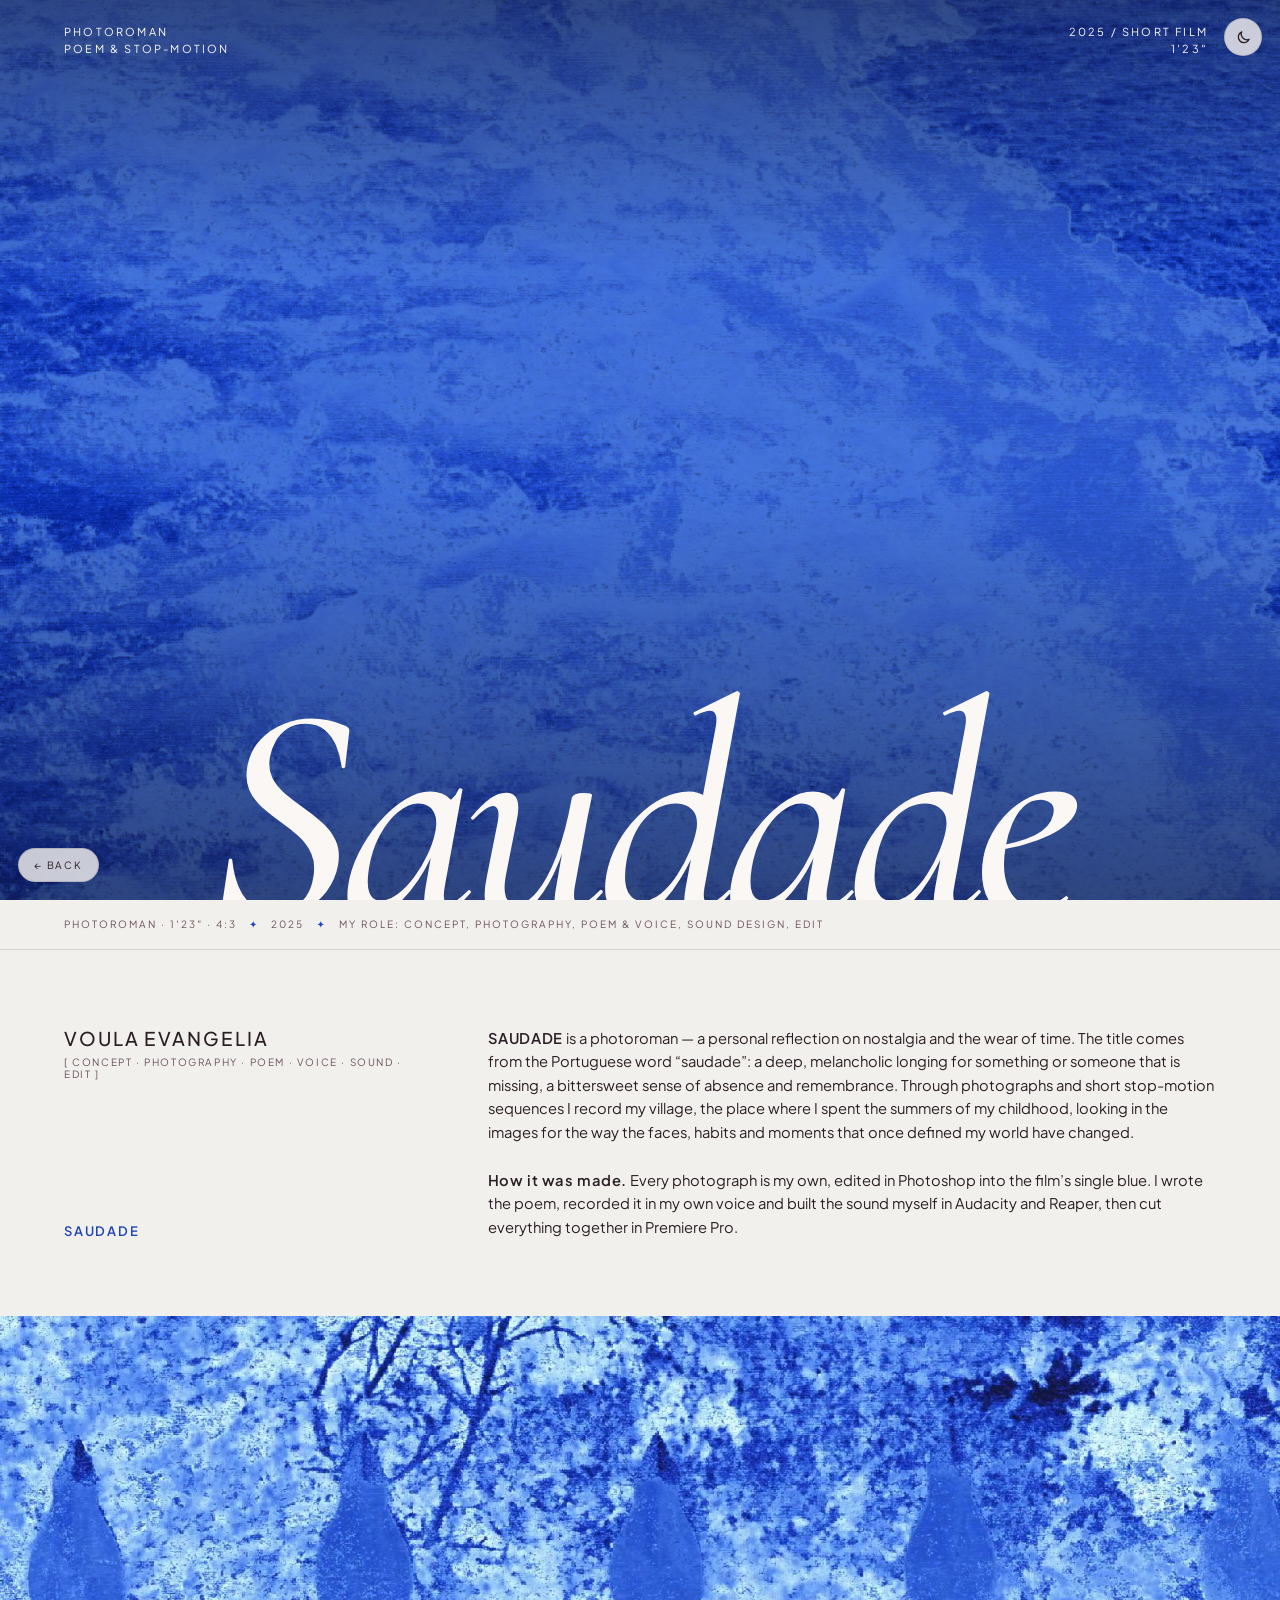
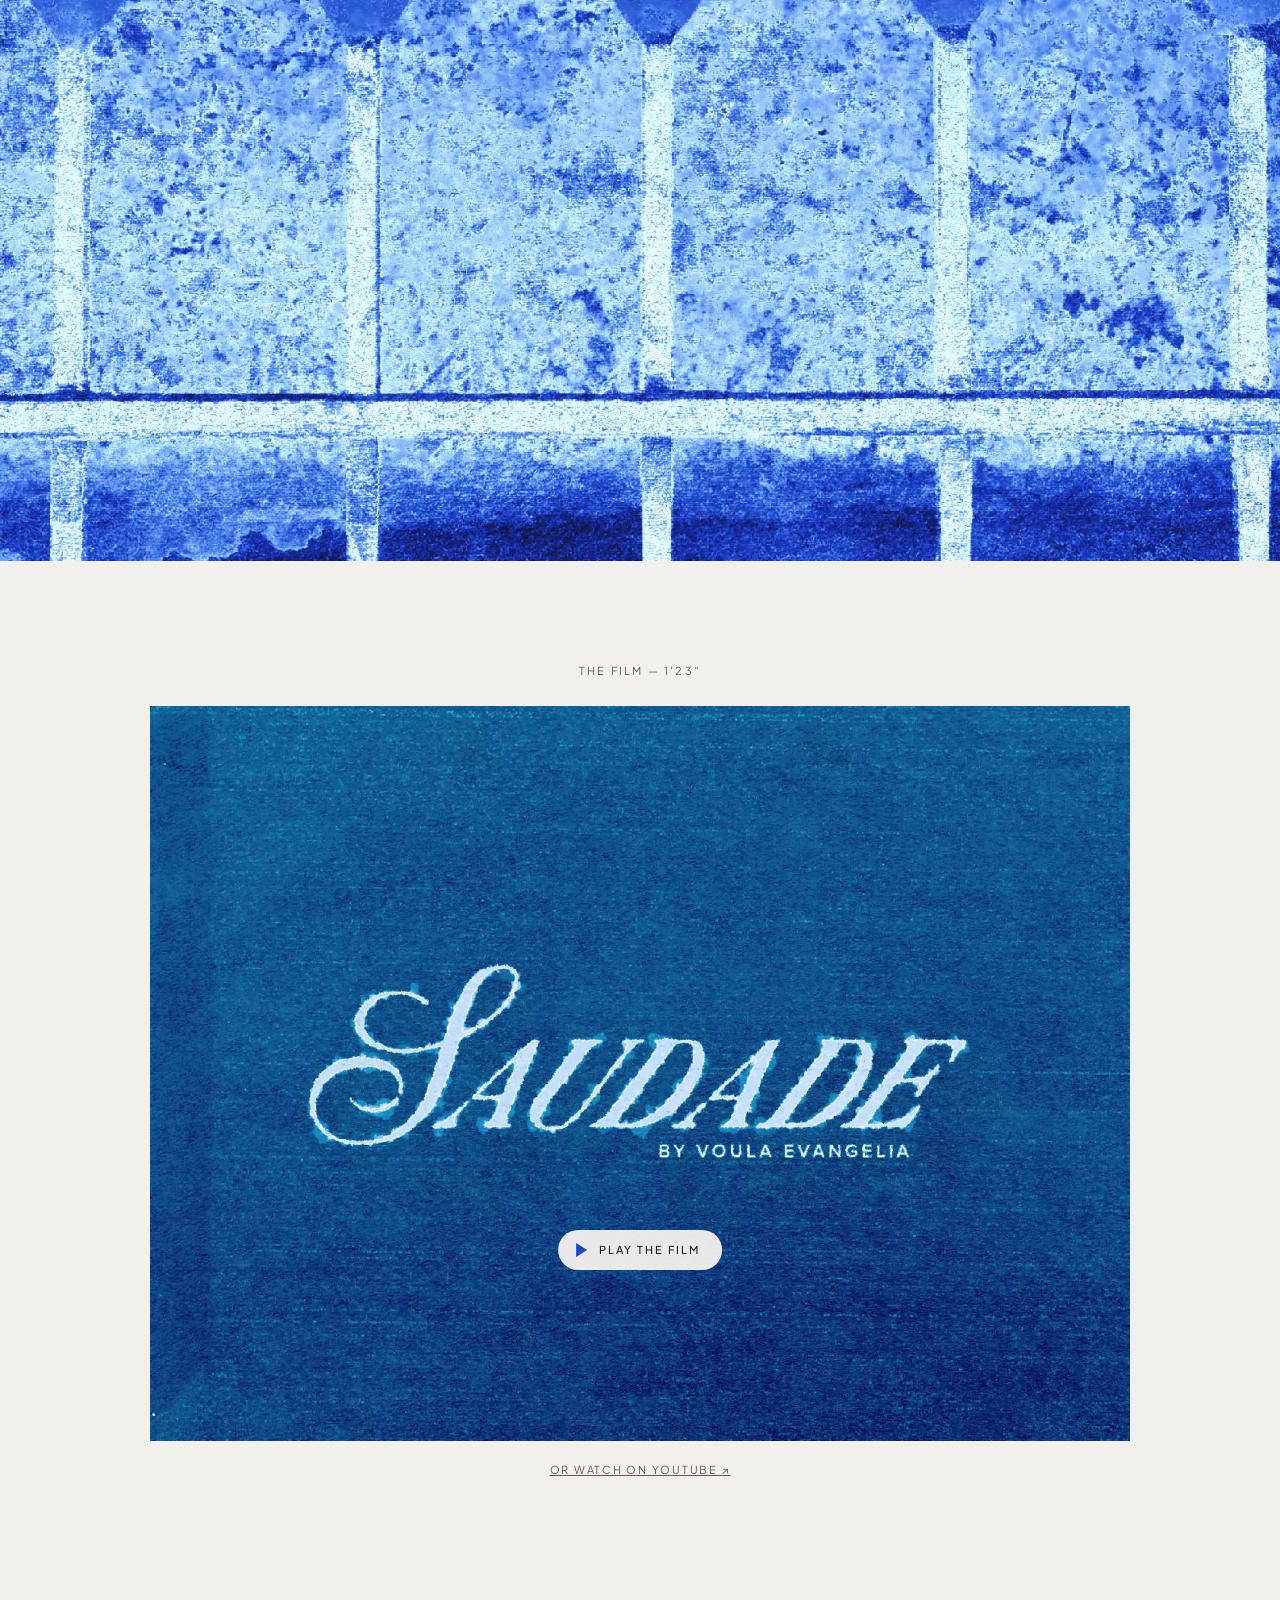
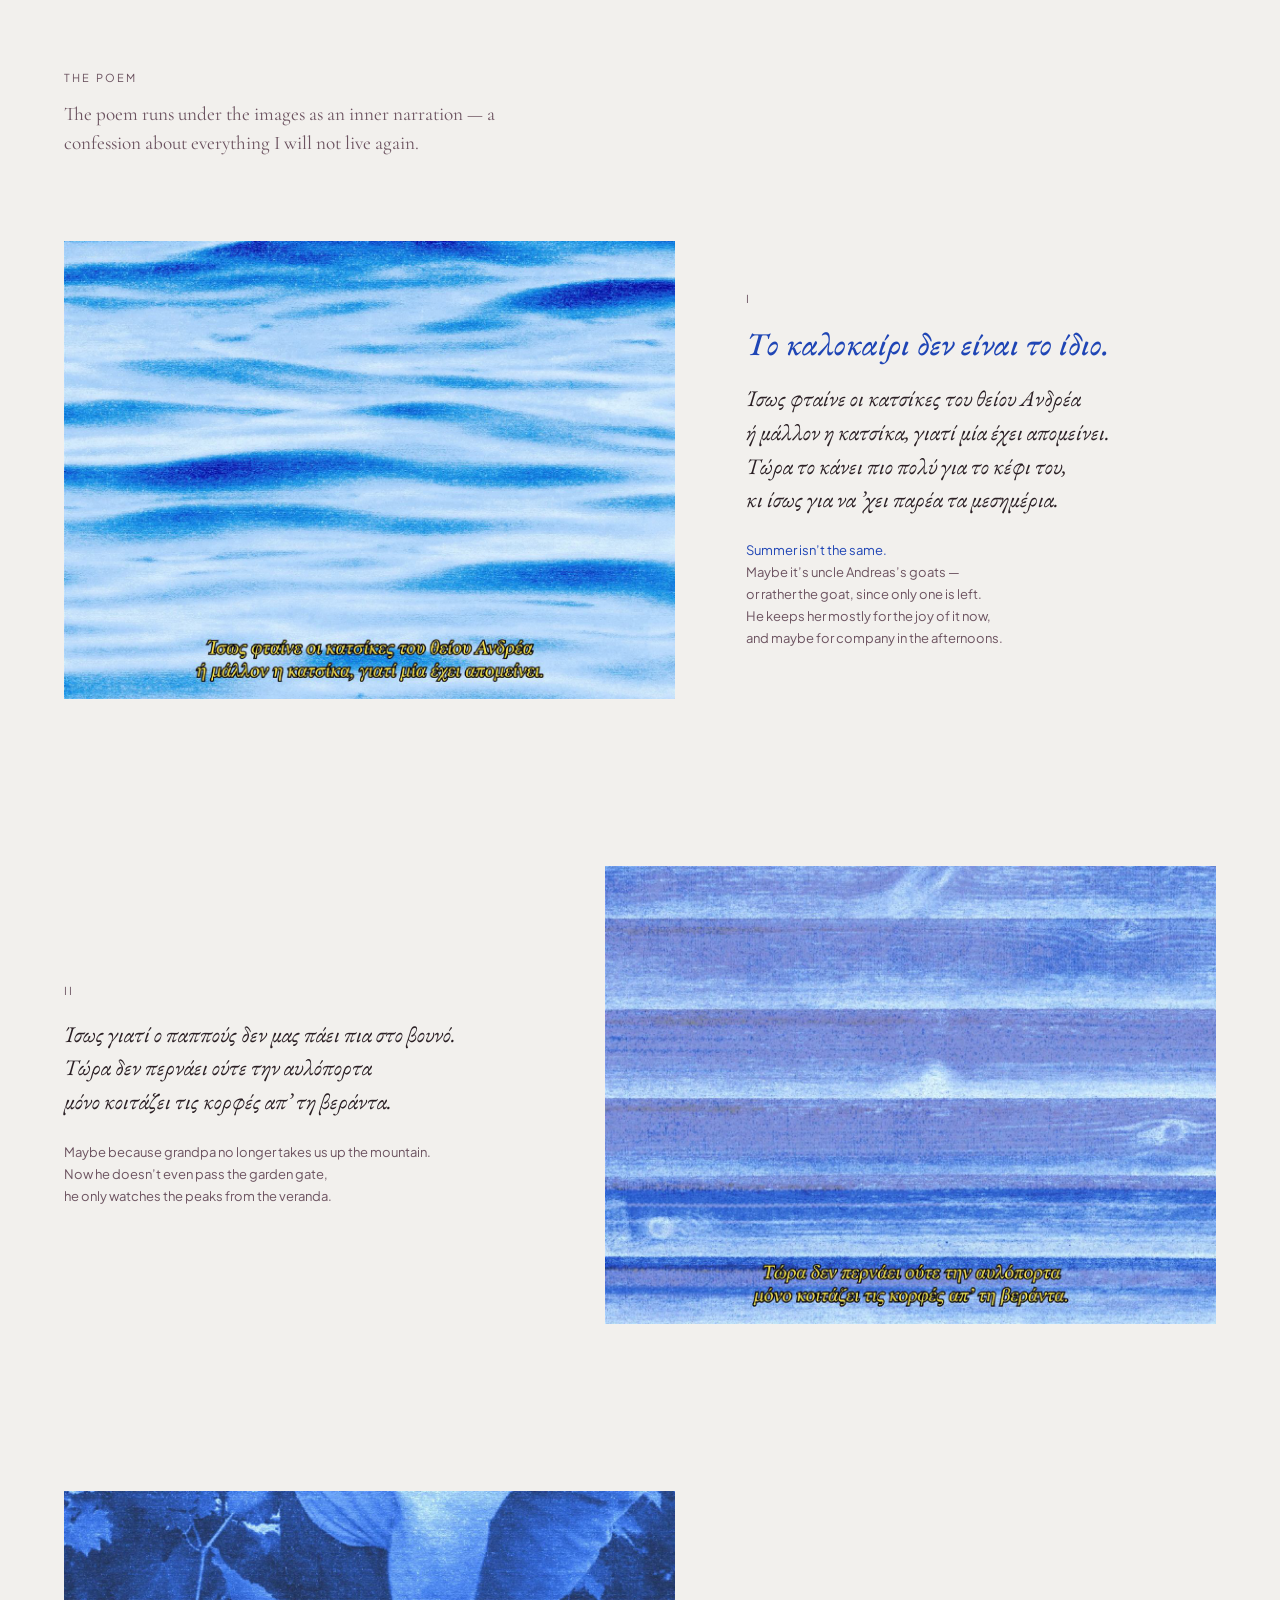
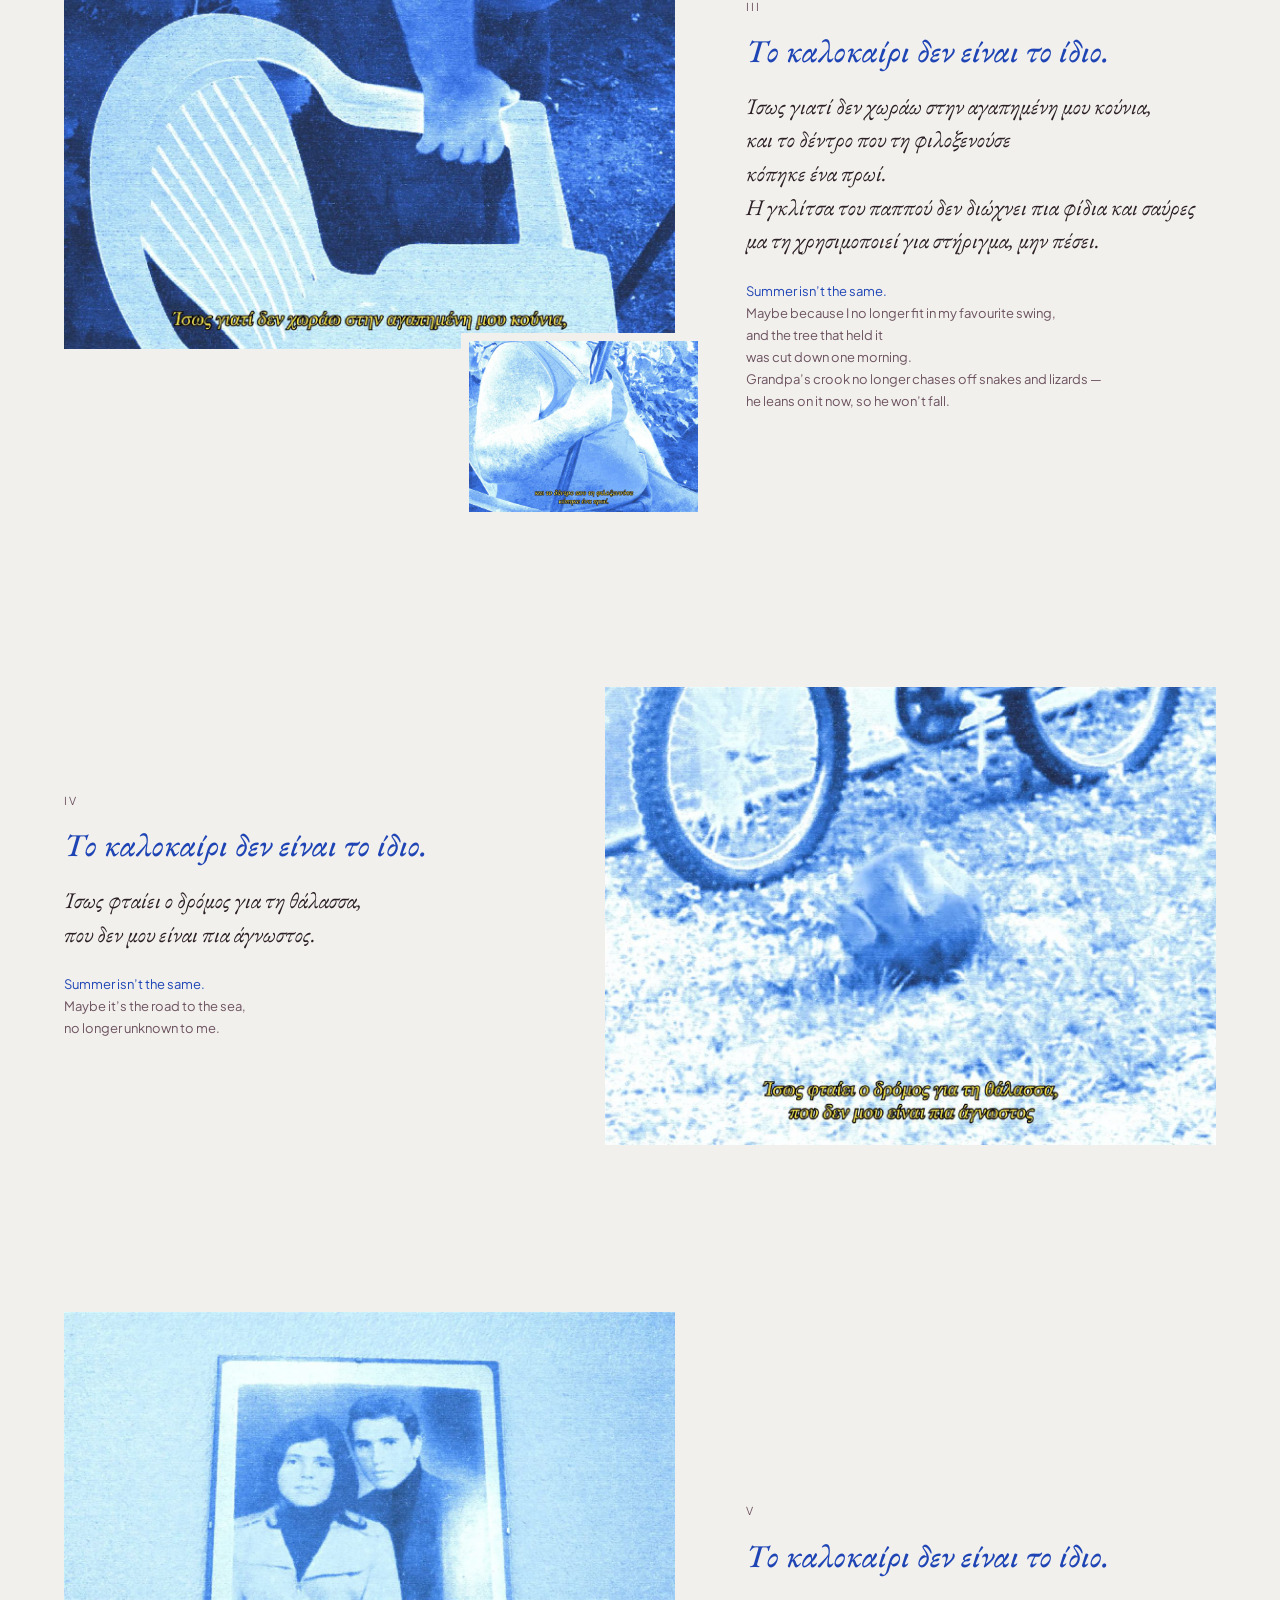
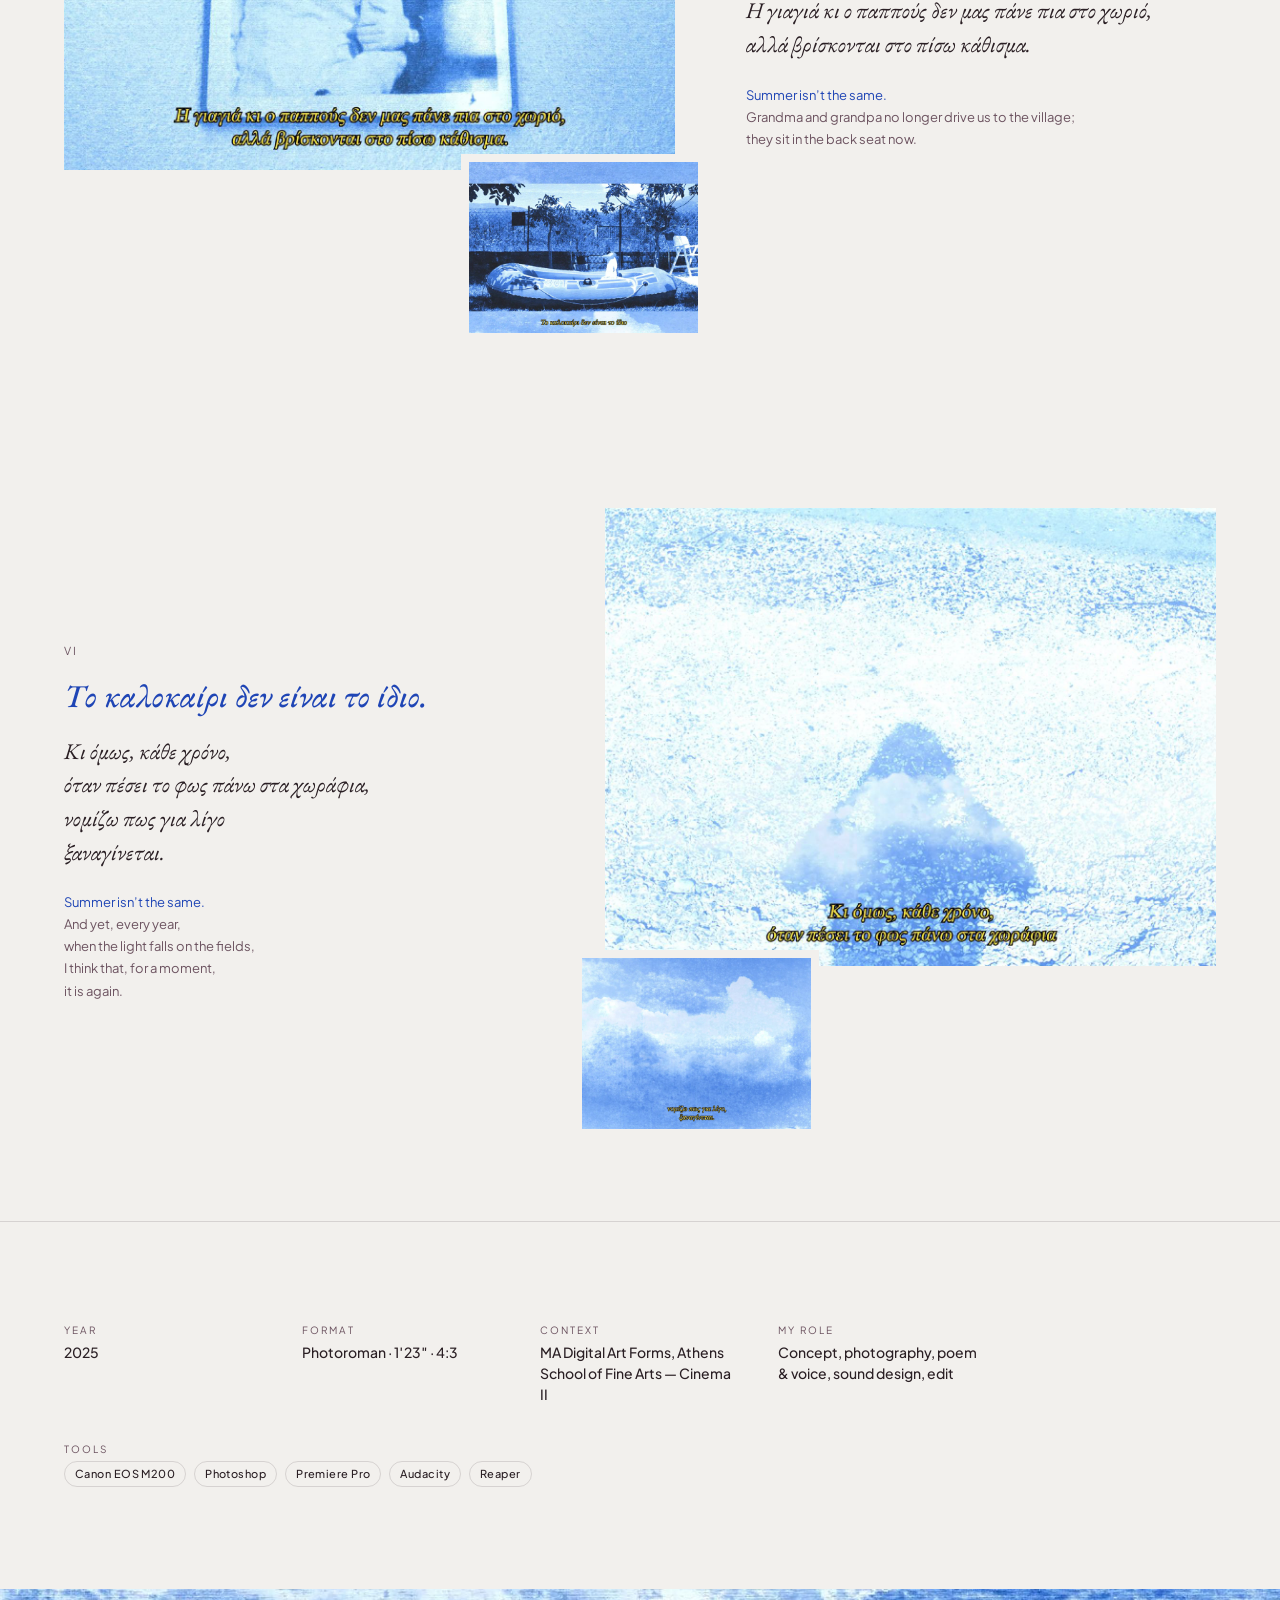
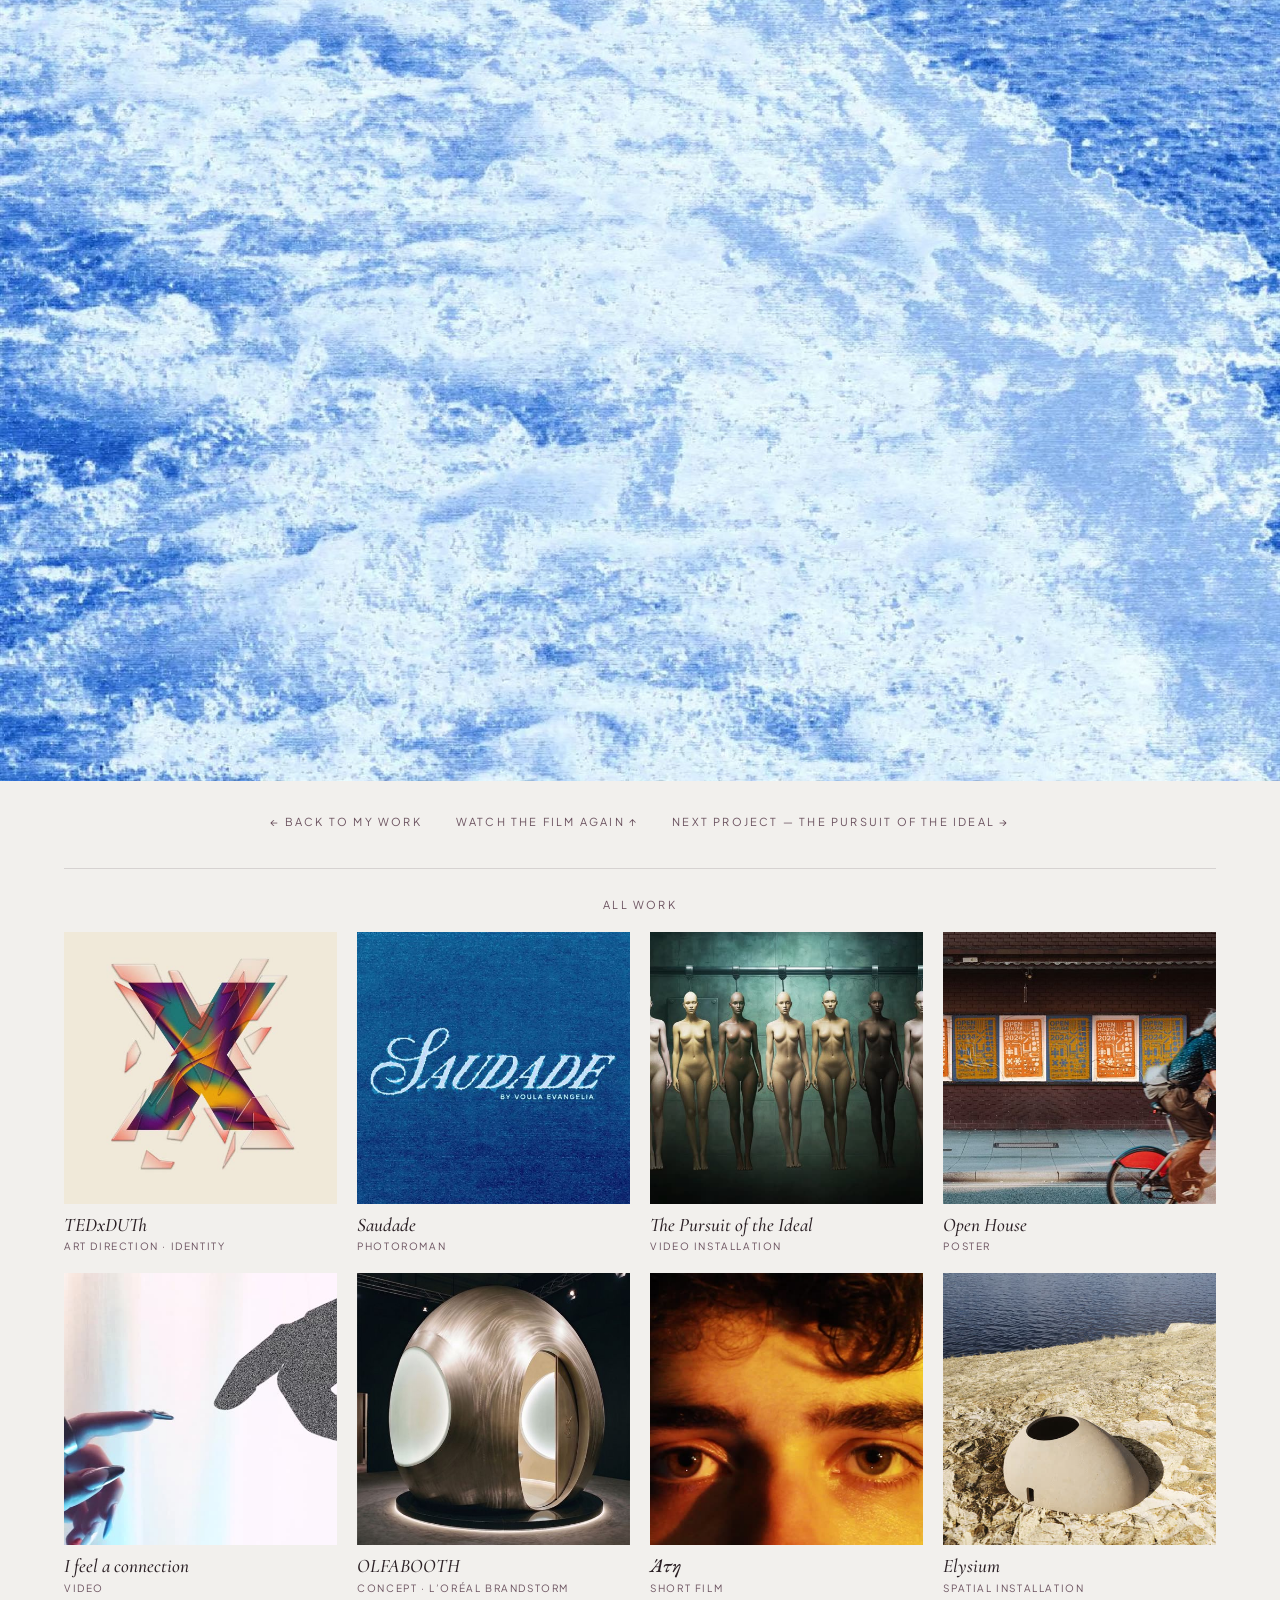
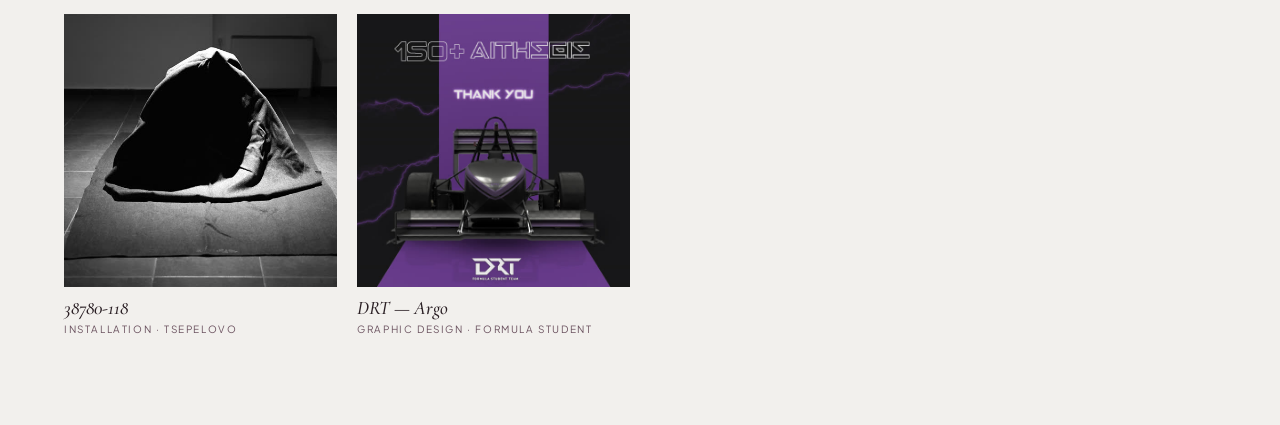
<file: work/saudade/index.html>
<!doctype html>
<html lang="en">
<head>
<meta charset="utf-8">
<meta name="viewport" content="width=device-width,initial-scale=1">
<title>Saudade — Voula Evangelia</title>
<meta name="description" content="Saudade — a photoroman by Voula Evangelia. A personal reflection on nostalgia and the wear of time, told through photographs, stop-motion and a poem.">
<meta property="og:title" content="Saudade — Voula Evangelia">
<meta property="og:description" content="A photoroman about the summers that are no longer the same.">
<meta property="og:image" content="img/title.jpg">
<meta name="theme-color" content="#f2f0ed">
<script>document.documentElement.classList.add('js'); try { if (localStorage.getItem('pf-theme') === 'dark') document.documentElement.dataset.theme = 'dark'; } catch (e) {}</script>
<link rel="preconnect" href="https://fonts.googleapis.com">
<link rel="preconnect" href="https://fonts.gstatic.com" crossorigin>
<link href="https://fonts.googleapis.com/css2?family=Cormorant+Garamond:ital,wght@0,400;0,500;1,400;1,500&family=DM+Mono:wght@400&family=EB+Garamond:ital,wght@0,400;1,400;1,500&family=Manrope:wght@400;500;600&family=Plus+Jakarta+Sans:wght@400;500;600&display=swap" rel="stylesheet">
<link rel="preload" as="image" href="img/waves.jpg">
<link rel="stylesheet" href="../project.css">
<style>
  /* Saudade: the film's cyanotype blue is the accent; the pale cover frame is printed "deeper" in that blue so the title reads */
  :root { --accent:#1f45b5; --hero-tint:#4a76dc; --film-ratio:4/3; --greek:"EB Garamond","Cormorant Garamond",Georgia,serif; }
  :root[data-theme="dark"] { --accent:#8fb0ff; }
  /* the poem: Greek lines with the English underneath */
  .poem .row .txt .refrain { margin:0 0 20px; font:italic 500 clamp(24px,2.5vw,36px)/1.15 var(--greek); color:var(--accent); }
  .poem .row .txt .el { margin:0; font:italic 400 clamp(18px,1.75vw,25px)/1.5 var(--greek); }
  .poem .row .txt .en { margin:22px 0 0; font:400 clamp(13px,1vw,15px)/1.7 var(--sans); color:var(--muted); }
  .poem .row .txt .en em { font-style:normal; color:var(--accent); }
  .poem .intro { margin:14px 0 0; max-width:54ch; font:400 clamp(17px,1.5vw,21px)/1.5 var(--serif); color:var(--muted); }
</style>
</head>
<body>

<a class="back" href="../../#work" aria-label="Back to the portfolio">← back</a>

<header class="hero">
  <img src="img/waves.jpg" alt="Sea foam breaking on a shore, printed in a single cyanotype blue.">
  <div class="meta l caps">photoroman<br>poem &amp; stop-motion</div>
  <div class="meta r caps">2025 / short film<br>1′23″</div>
  <h1>Saudade</h1>
</header>

<section class="band">
  <div class="who rv">
    <b>Voula Evangelia</b>
    <span class="role">[ concept · photography · poem · voice · sound · edit ]</span>
    <span class="name">Saudade</span>
  </div>
  <div class="txt rv">
    <!-- translated from the original Greek project text — please review -->
    <p><b>SAUDADE</b> is a photoroman — a personal reflection on nostalgia and the wear of time. The title comes from the Portuguese word “saudade”: a deep, melancholic longing for something or someone that is missing, a bittersweet sense of absence and remembrance. Through photographs and short stop-motion sequences I record my village, the place where I spent the summers of my childhood, looking in the images for the way the faces, habits and moments that once defined my world have changed.</p>
    <p><b>How it was made.</b> Every photograph is my own, edited in Photoshop into the film’s single blue. I wrote the poem, recorded it in my own voice and built the sound myself in Audacity and Reaper, then cut everything together in Premiere Pro.</p>
  </div>
</section>

<figure class="full"><img src="img/fence.jpg" loading="lazy" alt="A garden fence with pointed posts against bright, sun-washed trees, in pale blue."></figure>

<section class="film" id="film">
  <p class="caps">the film — 1′23″</p>
  <div class="player rv">
    <button type="button" data-yt="IbVk8B3bJ08" data-title="Saudade — film" aria-label="Play the film Saudade (loads from YouTube)">
      <img src="img/title.jpg" loading="lazy" alt="Title card: Saudade, by Voula Evangelia, white lettering on a mottled blue ground.">
      <span class="play"><i></i>play the film</span>
    </button>
  </div>
  <a class="yt" href="https://www.youtube.com/watch?v=IbVk8B3bJ08" target="_blank" rel="noopener">or watch on YouTube ↗</a>
</section>

<section class="poem">
  <header class="sec">
    <p class="caps">the poem</p>
    <!-- translated from the project text — please review -->
    <p class="intro rv">The poem runs under the images as an inner narration — a confession about everything I will not live again.</p>
  </header>

  <!-- English lines: working translation, please review -->
  <div class="row">
    <figure class="rv"><img src="img/sea-goats.jpg" loading="lazy" alt="Rippling sea water in blue, with a line of the poem as a yellow subtitle."></figure>
    <div class="txt rv">
      <span class="n caps">i</span>
      <p class="refrain" lang="el">Το καλοκαίρι δεν είναι το ίδιο.</p>
      <p class="el" lang="el">Ίσως φταίνε οι κατσίκες του θείου Ανδρέα<br>ή μάλλον η κατσίκα, γιατί μία έχει απομείνει.<br>Τώρα το κάνει πιο πολύ για το κέφι του,<br>κι ίσως για να ’χει παρέα τα μεσημέρια.</p>
      <p class="en"><em>Summer isn’t the same.</em><br>Maybe it’s uncle Andreas’s goats —<br>or rather the goat, since only one is left.<br>He keeps her mostly for the joy of it now,<br>and maybe for company in the afternoons.</p>
    </div>
  </div>

  <div class="row flip">
    <figure class="rv"><img src="img/veranda.jpg" loading="lazy" alt="Horizontal bands of a veranda and the horizon beyond it, in blue."></figure>
    <div class="txt rv">
      <span class="n caps">ii</span>
      <p class="el" lang="el">Ίσως γιατί ο παππούς δεν μας πάει πια στο βουνό.<br>Τώρα δεν περνάει ούτε την αυλόπορτα<br>μόνο κοιτάζει τις κορφές απ’ τη βεράντα.</p>
      <p class="en">Maybe because grandpa no longer takes us up the mountain.<br>Now he doesn’t even pass the garden gate,<br>he only watches the peaks from the veranda.</p>
    </div>
  </div>

  <div class="row">
    <figure class="duo rv"><img src="img/chair.jpg" loading="lazy" alt="A hand resting on the back of a white plastic garden chair."><img src="img/crook.jpg" loading="lazy" alt="An arm leaning on a shepherd’s crook among vine leaves."></figure>
    <div class="txt rv">
      <span class="n caps">iii</span>
      <p class="refrain" lang="el">Το καλοκαίρι δεν είναι το ίδιο.</p>
      <p class="el" lang="el">Ίσως γιατί δεν χωράω στην αγαπημένη μου κούνια,<br>και το δέντρο που τη φιλοξενούσε<br>κόπηκε ένα πρωί.<br>Η γκλίτσα του παππού δεν διώχνει πια φίδια και σαύρες<br>μα τη χρησιμοποιεί για στήριγμα, μην πέσει.</p>
      <p class="en"><em>Summer isn’t the same.</em><br>Maybe because I no longer fit in my favourite swing,<br>and the tree that held it<br>was cut down one morning.<br>Grandpa’s crook no longer chases off snakes and lizards —<br>he leans on it now, so he won’t fall.</p>
    </div>
  </div>

  <div class="row flip">
    <figure class="rv"><img src="img/ball.jpg" loading="lazy" alt="A ball in the grass beside the wheels of a bicycle."></figure>
    <div class="txt rv">
      <span class="n caps">iv</span>
      <p class="refrain" lang="el">Το καλοκαίρι δεν είναι το ίδιο.</p>
      <p class="el" lang="el">Ίσως φταίει ο δρόμος για τη θάλασσα,<br>που δεν μου είναι πια άγνωστος.</p>
      <p class="en"><em>Summer isn’t the same.</em><br>Maybe it’s the road to the sea,<br>no longer unknown to me.</p>
    </div>
  </div>

  <div class="row">
    <figure class="duo rv"><img src="img/portrait.jpg" loading="lazy" alt="An old framed studio portrait of a young couple."><img src="img/boat.jpg" loading="lazy" alt="An inflatable boat left on the grass in a garden."></figure>
    <div class="txt rv">
      <span class="n caps">v</span>
      <p class="refrain" lang="el">Το καλοκαίρι δεν είναι το ίδιο.</p>
      <p class="el" lang="el">Η γιαγιά κι ο παππούς δεν μας πάνε πια στο χωριό,<br>αλλά βρίσκονται στο πίσω κάθισμα.</p>
      <p class="en"><em>Summer isn’t the same.</em><br>Grandma and grandpa no longer drive us to the village;<br>they sit in the back seat now.</p>
    </div>
  </div>

  <div class="row flip">
    <figure class="duo rv"><img src="img/mountain.jpg" loading="lazy" alt="A mountain peak dissolving into pale light."><img src="img/clouds.jpg" loading="lazy" alt="Clouds in a blue sky, with the last line of the poem."></figure>
    <div class="txt rv">
      <span class="n caps">vi</span>
      <p class="refrain" lang="el">Το καλοκαίρι δεν είναι το ίδιο.</p>
      <p class="el" lang="el">Κι όμως, κάθε χρόνο,<br>όταν πέσει το φως πάνω στα χωράφια,<br>νομίζω πως για λίγο<br>ξαναγίνεται.</p>
      <p class="en"><em>Summer isn’t the same.</em><br>And yet, every year,<br>when the light falls on the fields,<br>I think that, for a moment,<br>it is again.</p>
    </div>
  </div>
</section>

<section class="notes">
  <dl class="facts">
    <div><dt>Year</dt><dd>2025</dd></div>
    <div><dt>Format</dt><dd>Photoroman · 1′23″ · 4:3</dd></div>
    <div><dt>Context</dt><dd>MA Digital Art Forms, Athens School of Fine Arts — Cinema II</dd></div>
    <div><dt>My role</dt><dd>Concept, photography, poem &amp; voice, sound design, edit</dd></div>
    <div class="tools"><dt>Tools</dt><dd><span>Canon EOS M200</span><span>Photoshop</span><span>Premiere Pro</span><span>Audacity</span><span>Reaper</span></dd></div>
  </dl>
</section>

<footer class="end">
  <img src="img/waves.jpg" loading="lazy" alt="">
  <div class="links">
    <a href="../../#work">← back to my work</a>
    <a href="#film">watch the film again ↑</a>
    <a class="next" href="../pursuit-of-the-ideal/" data-file="pursuit_of_the_ideal.mp4" data-img="pursuit">next project — The Pursuit of the Ideal →</a>
  </div>
</footer>

<script src="../project.js" defer></script>
</body>
</html>
</file>
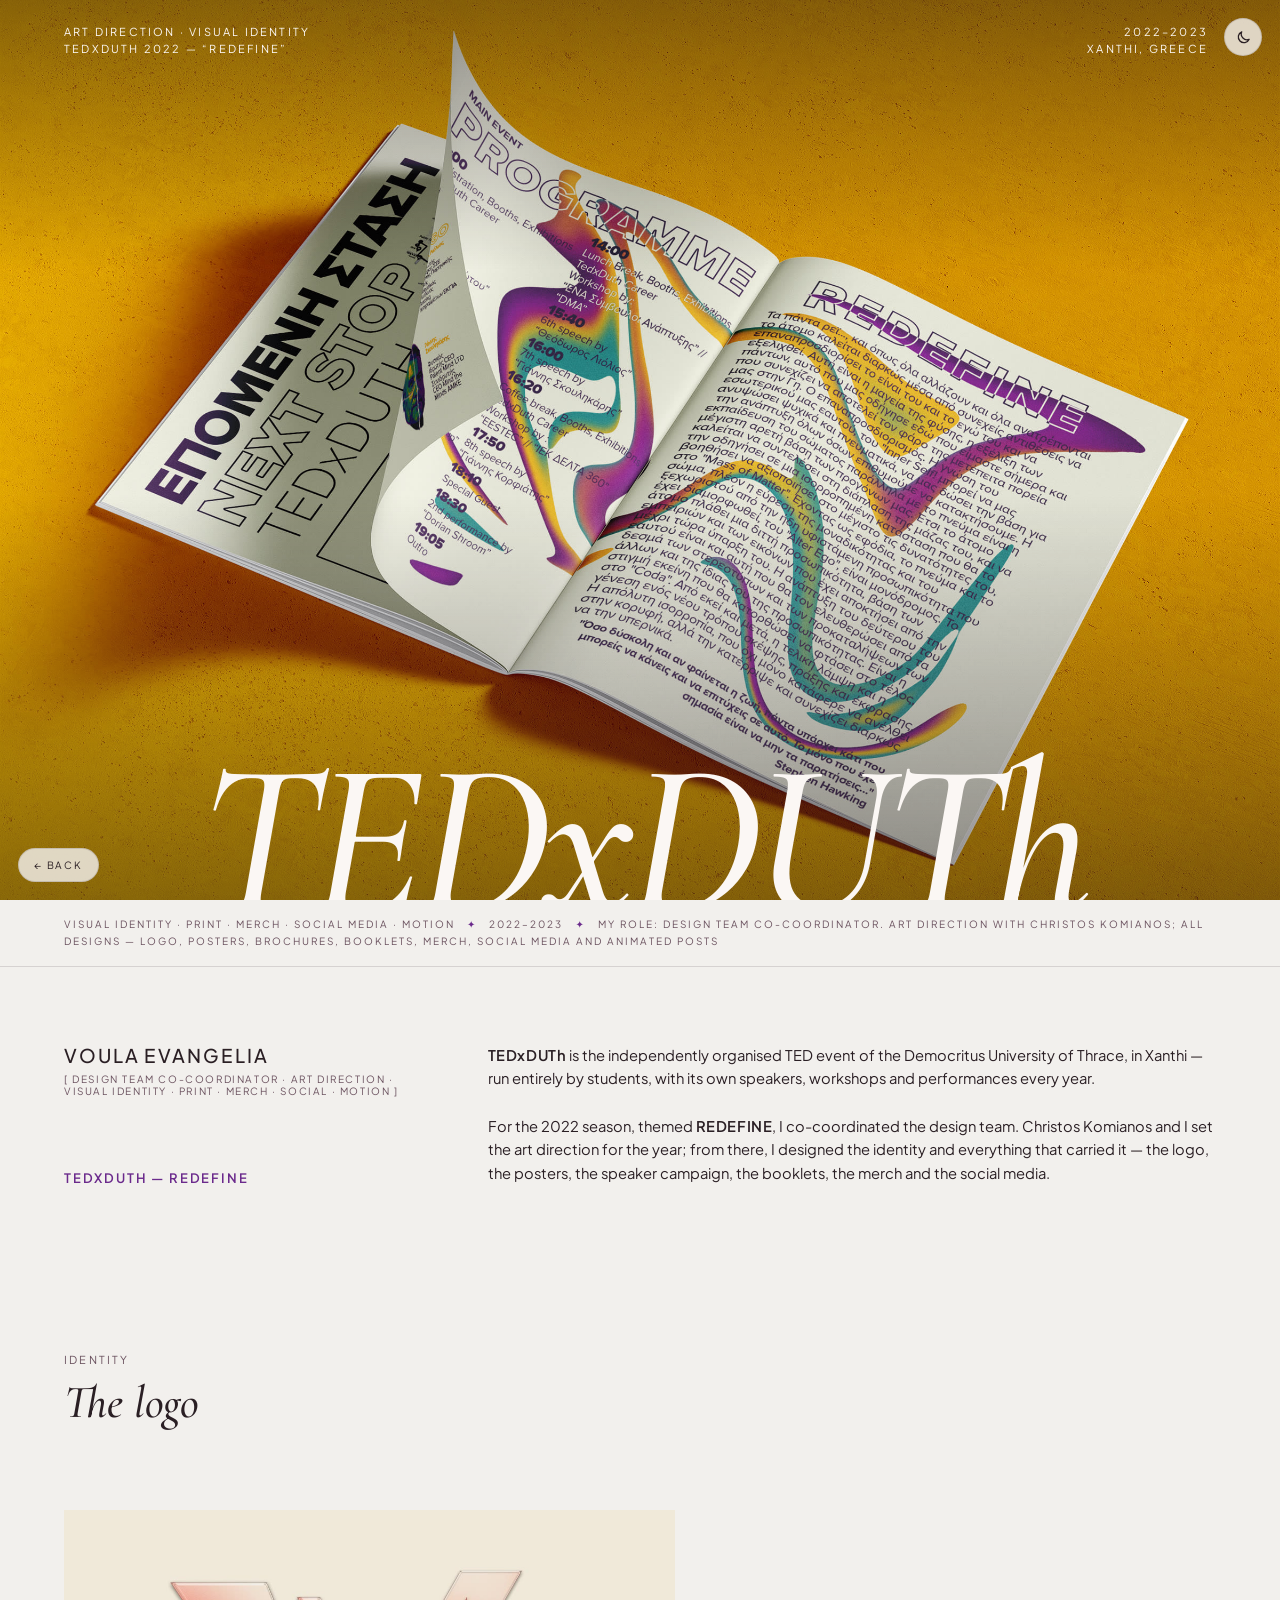
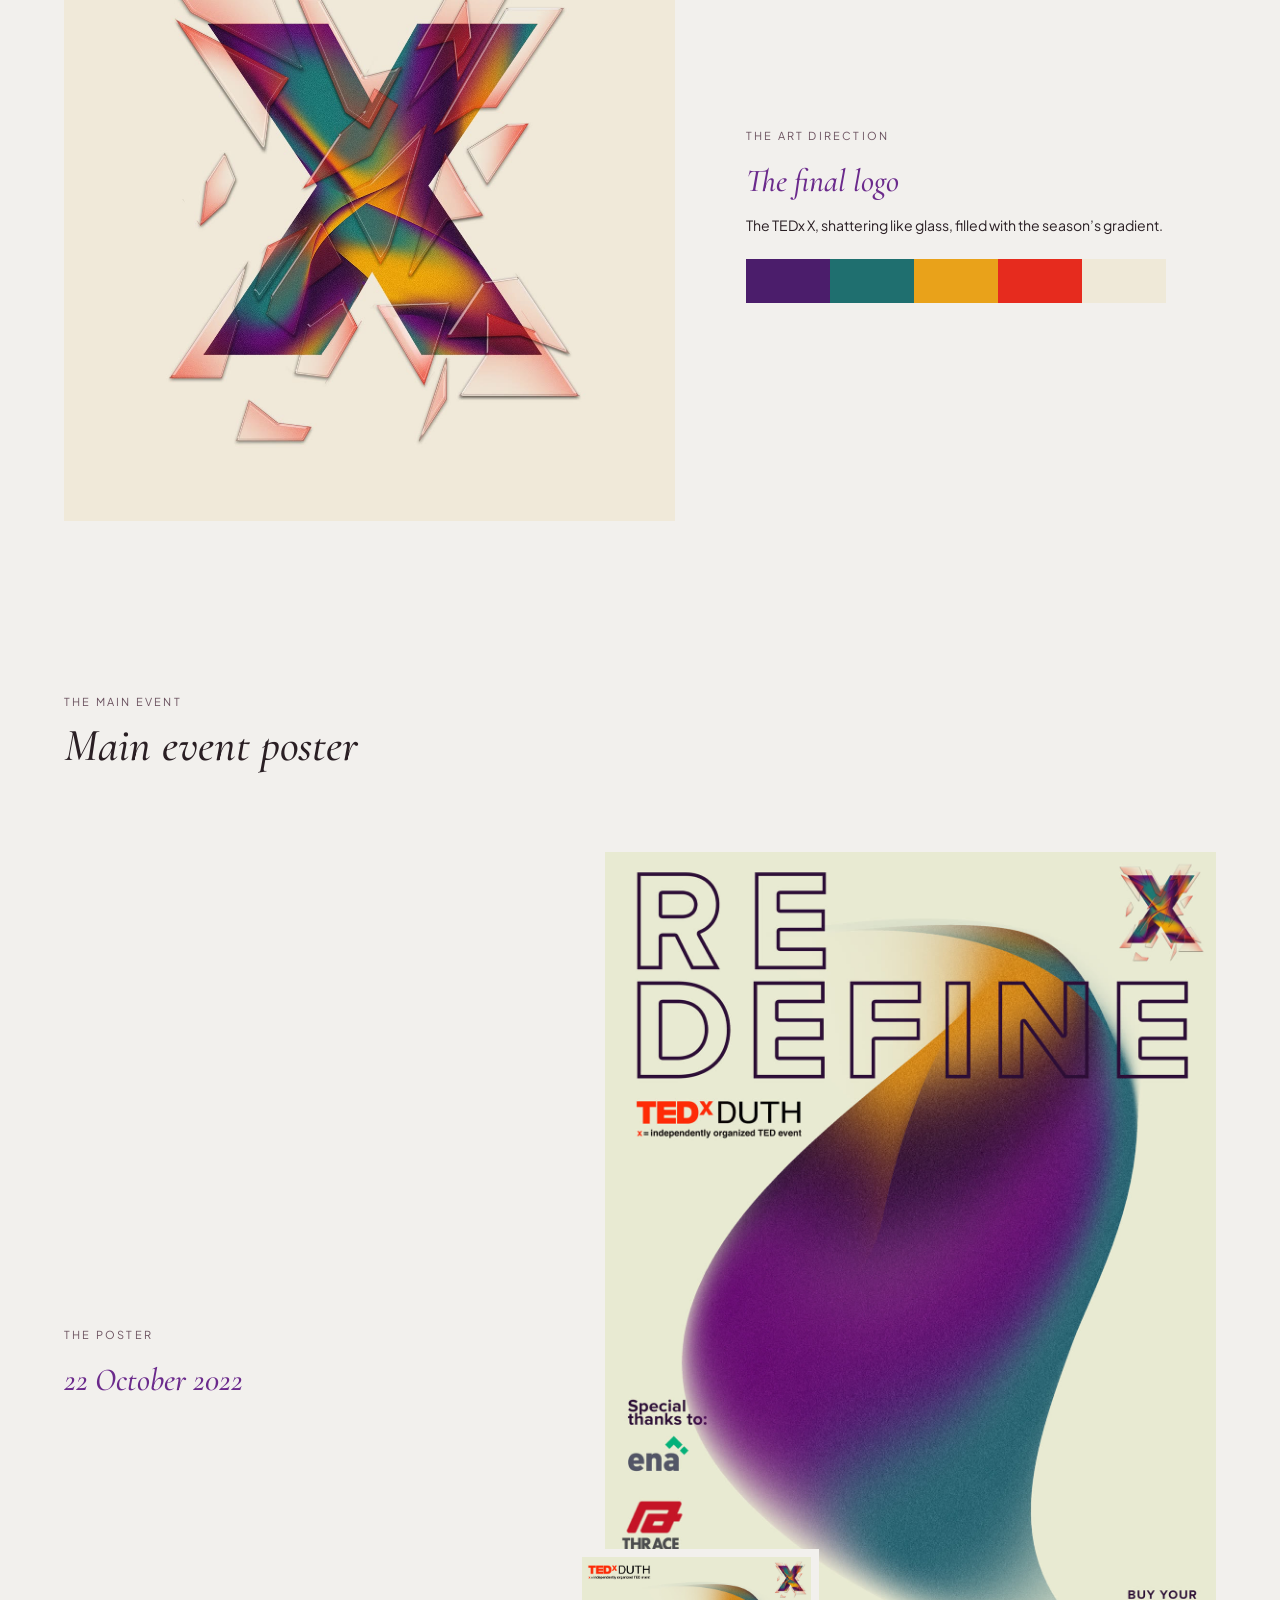
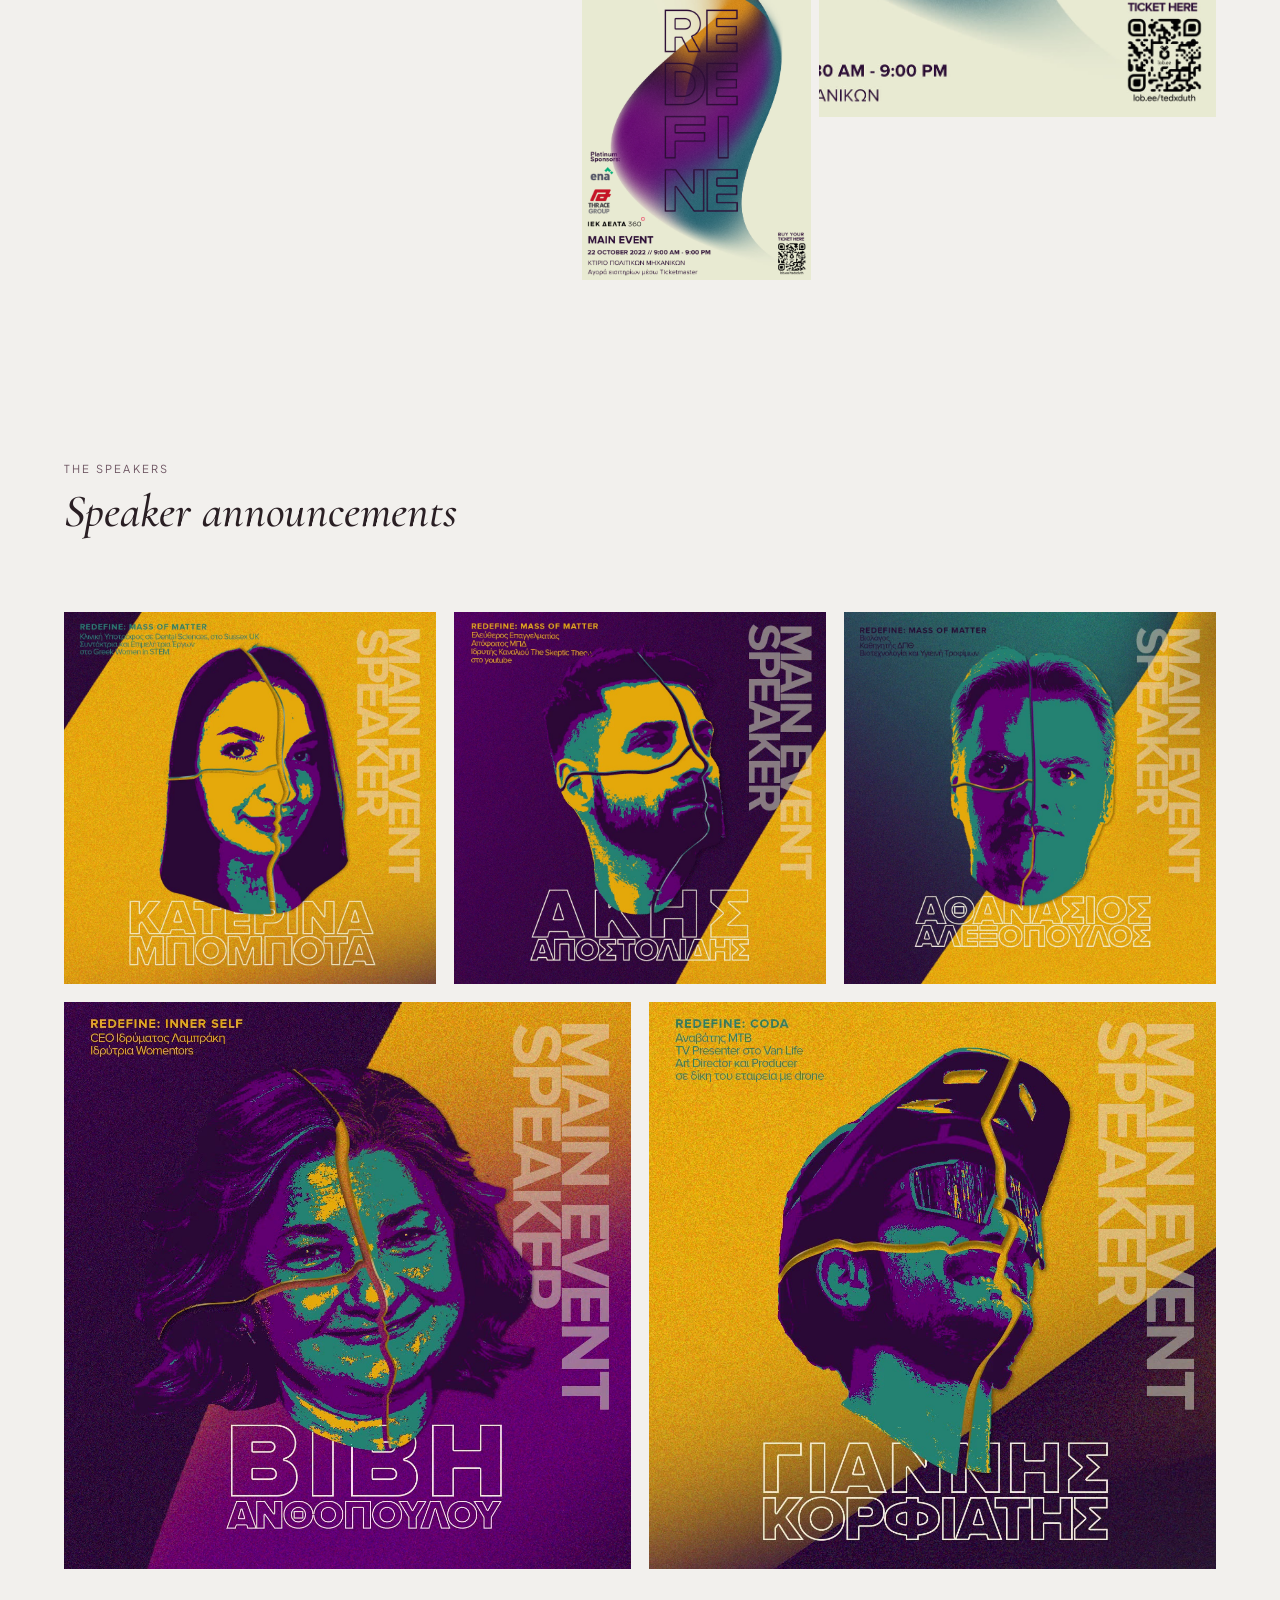
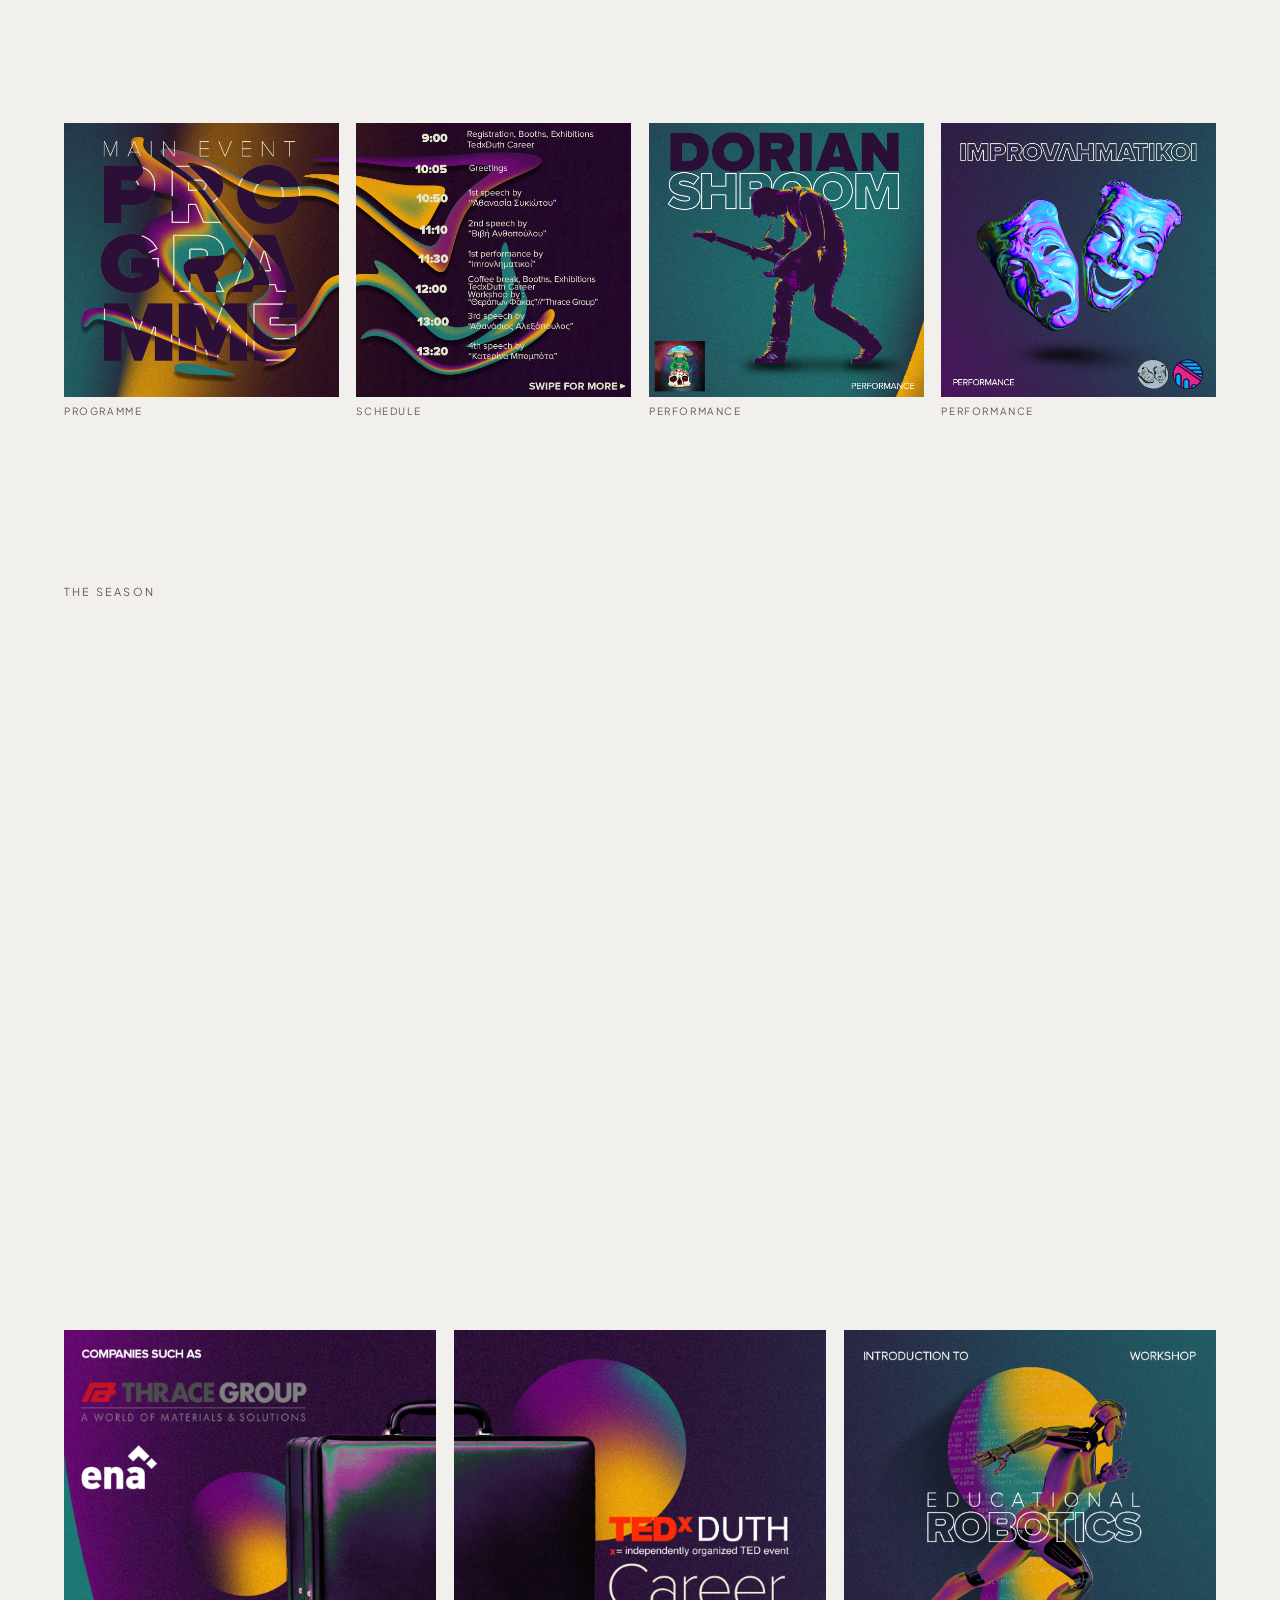
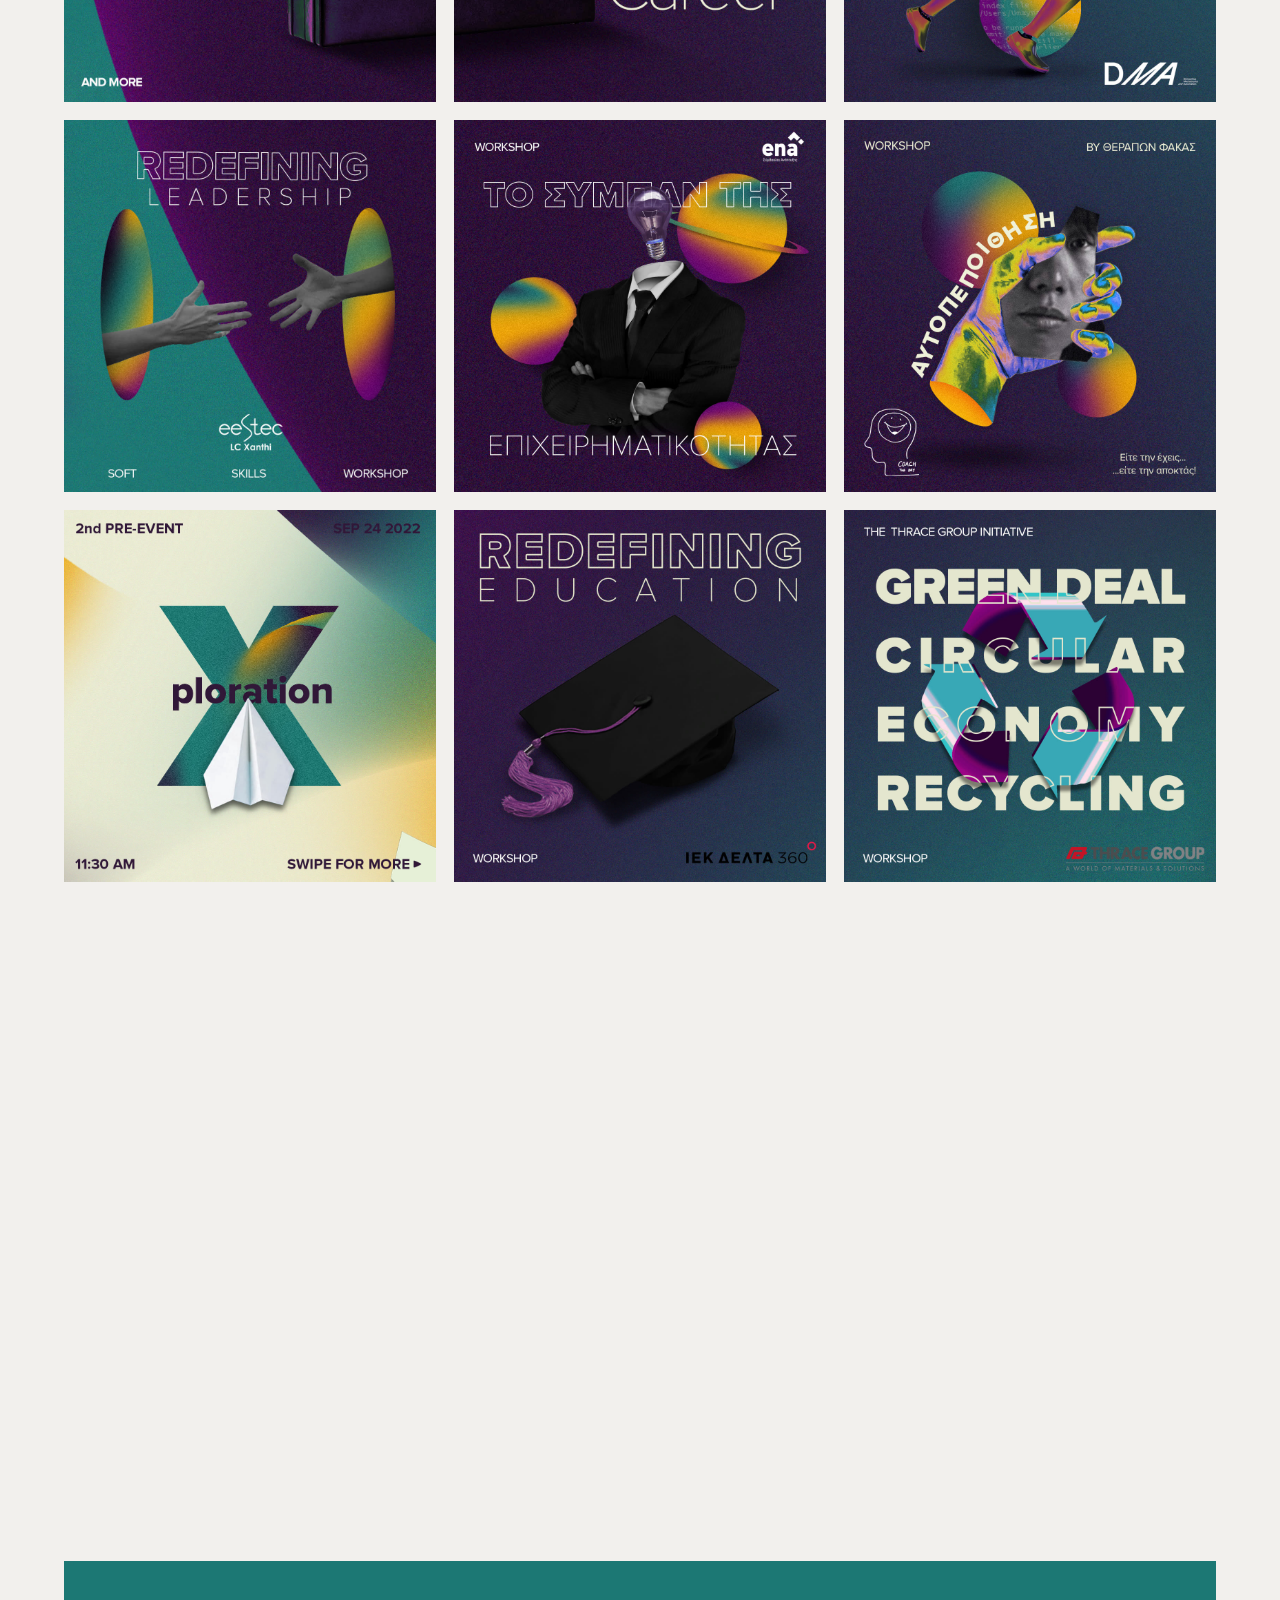
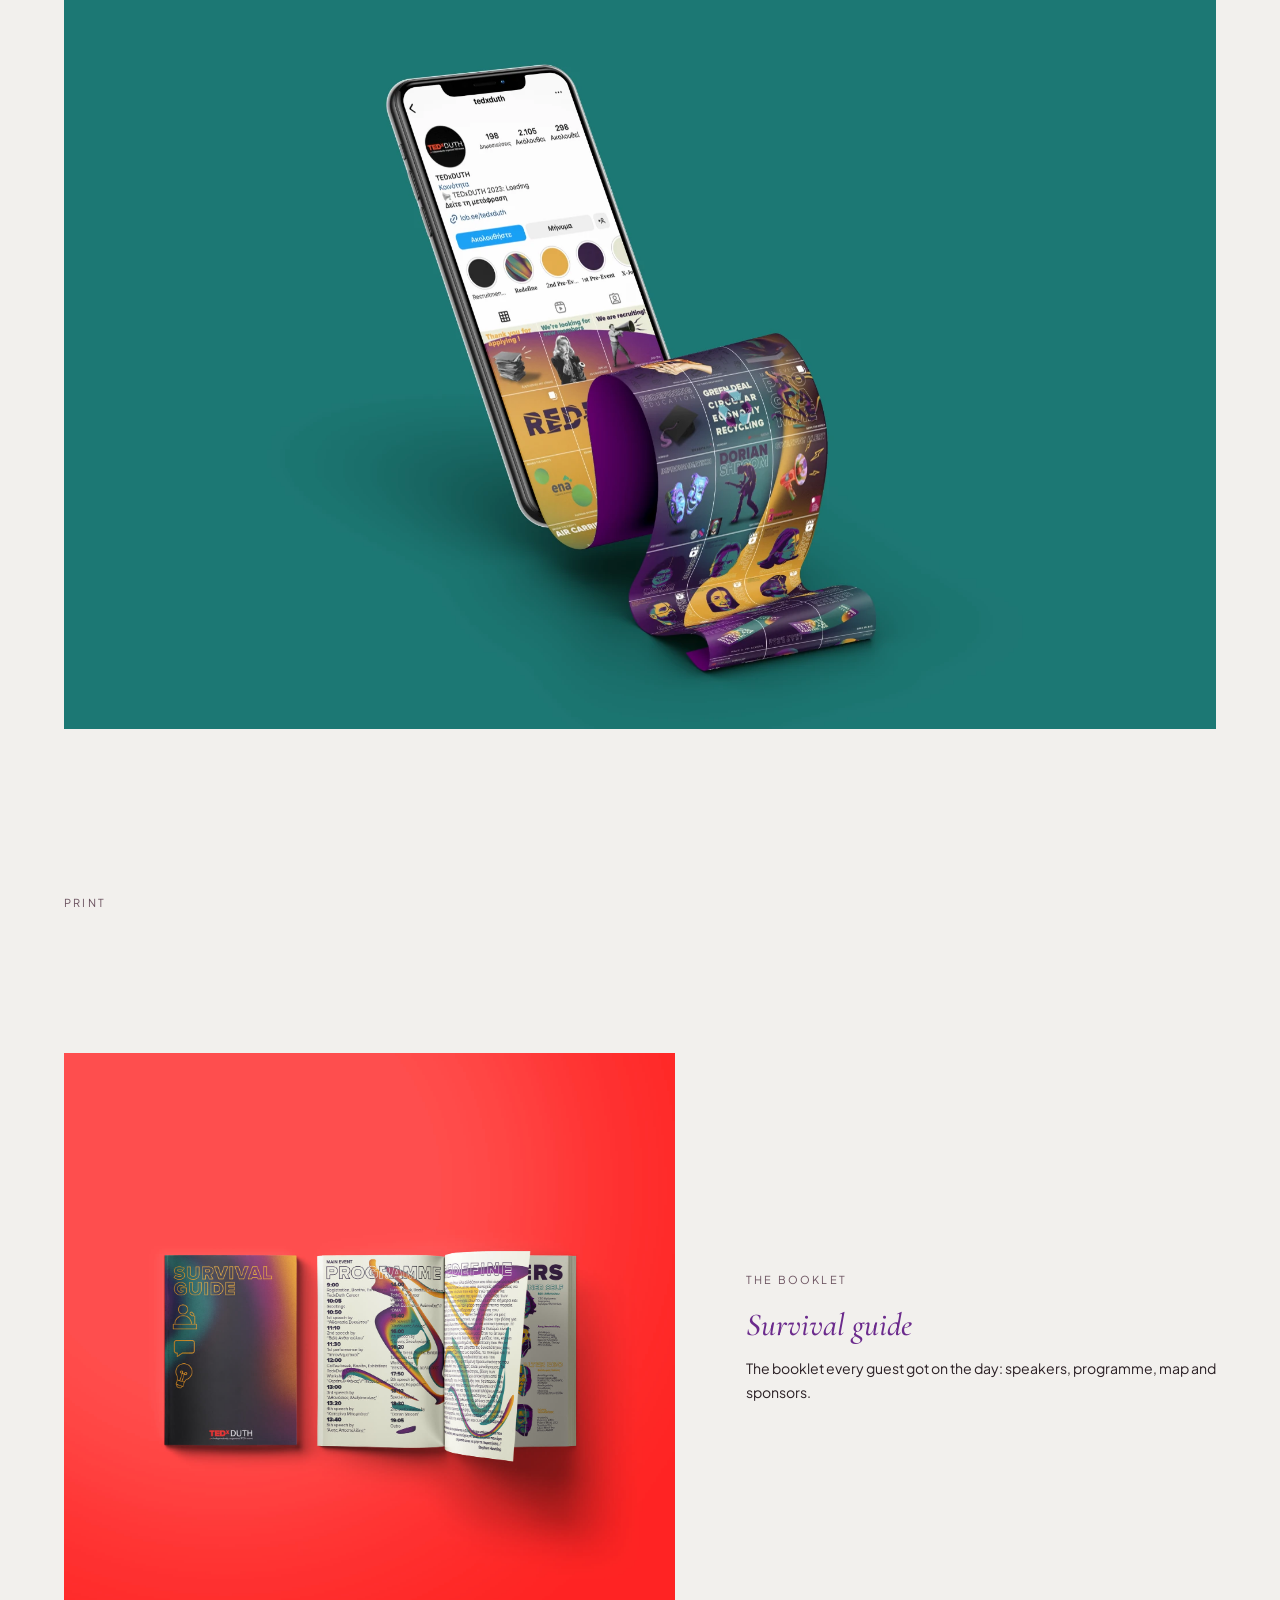
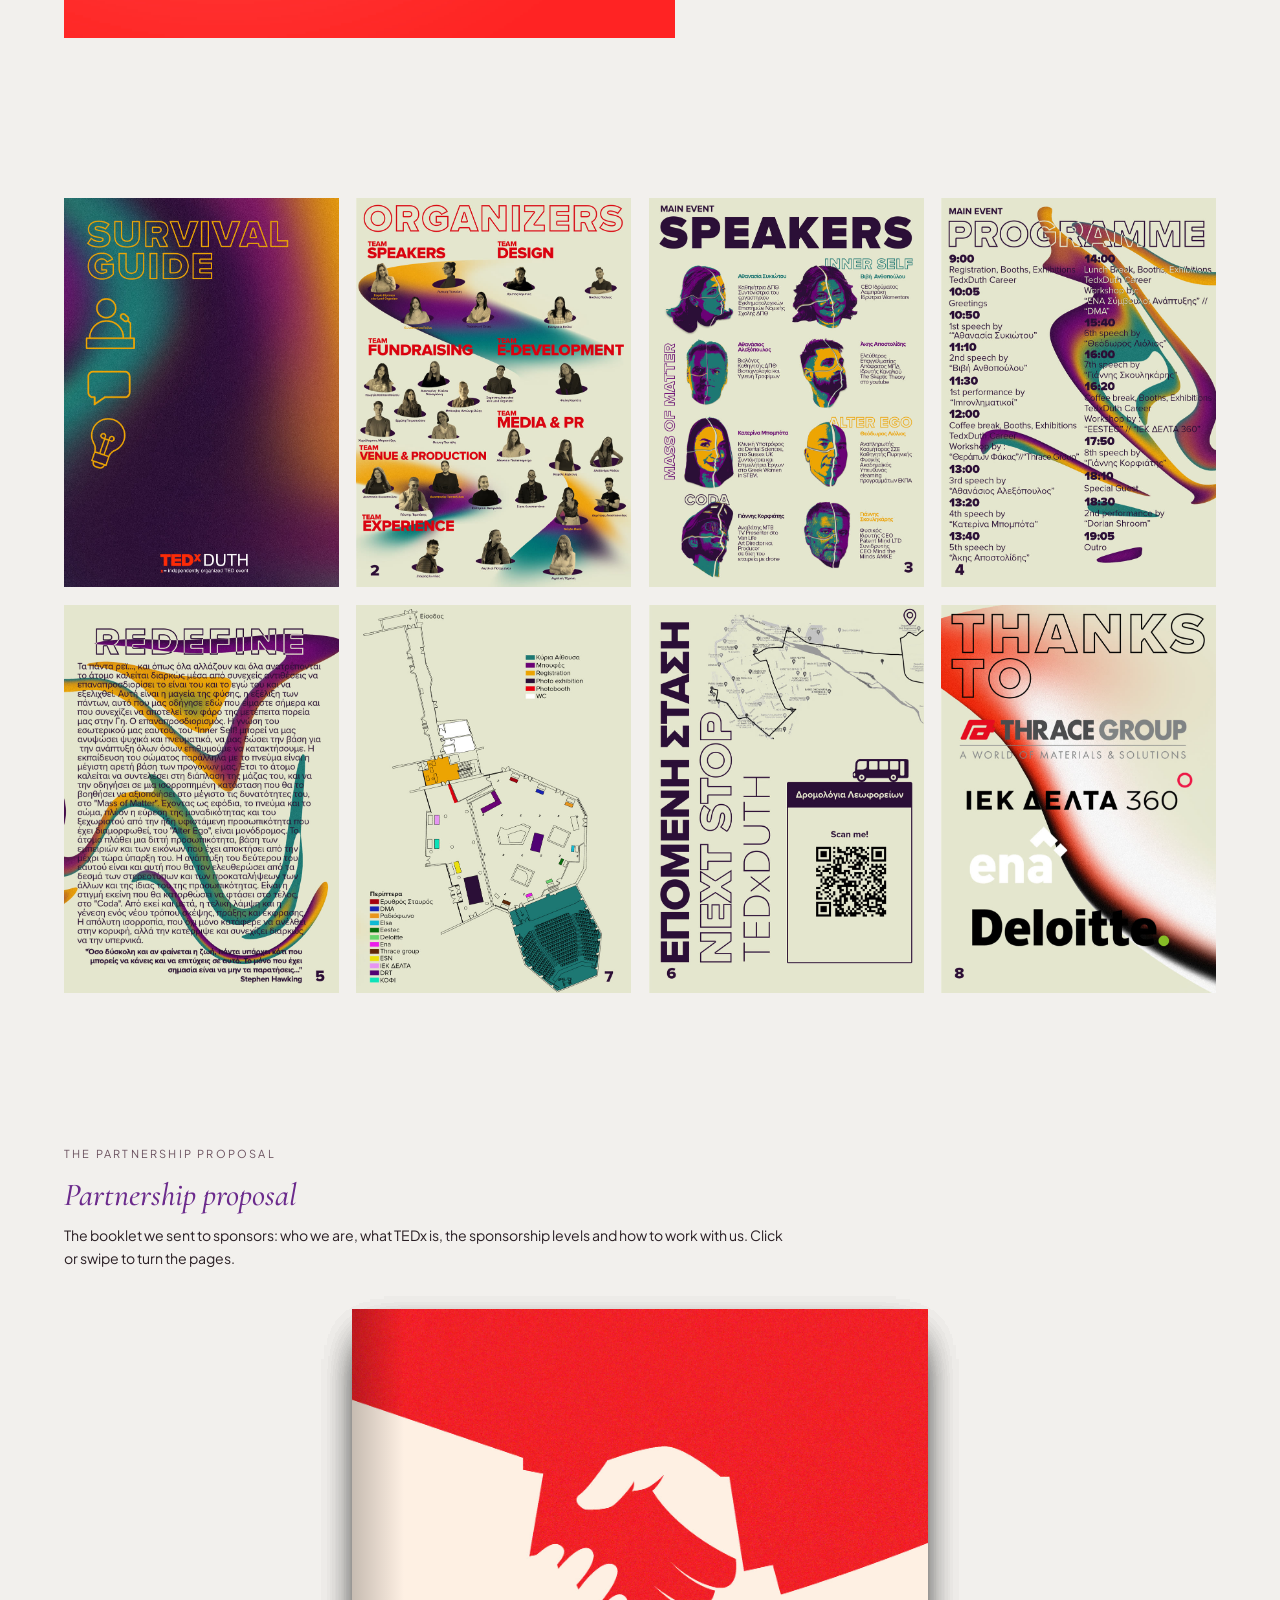
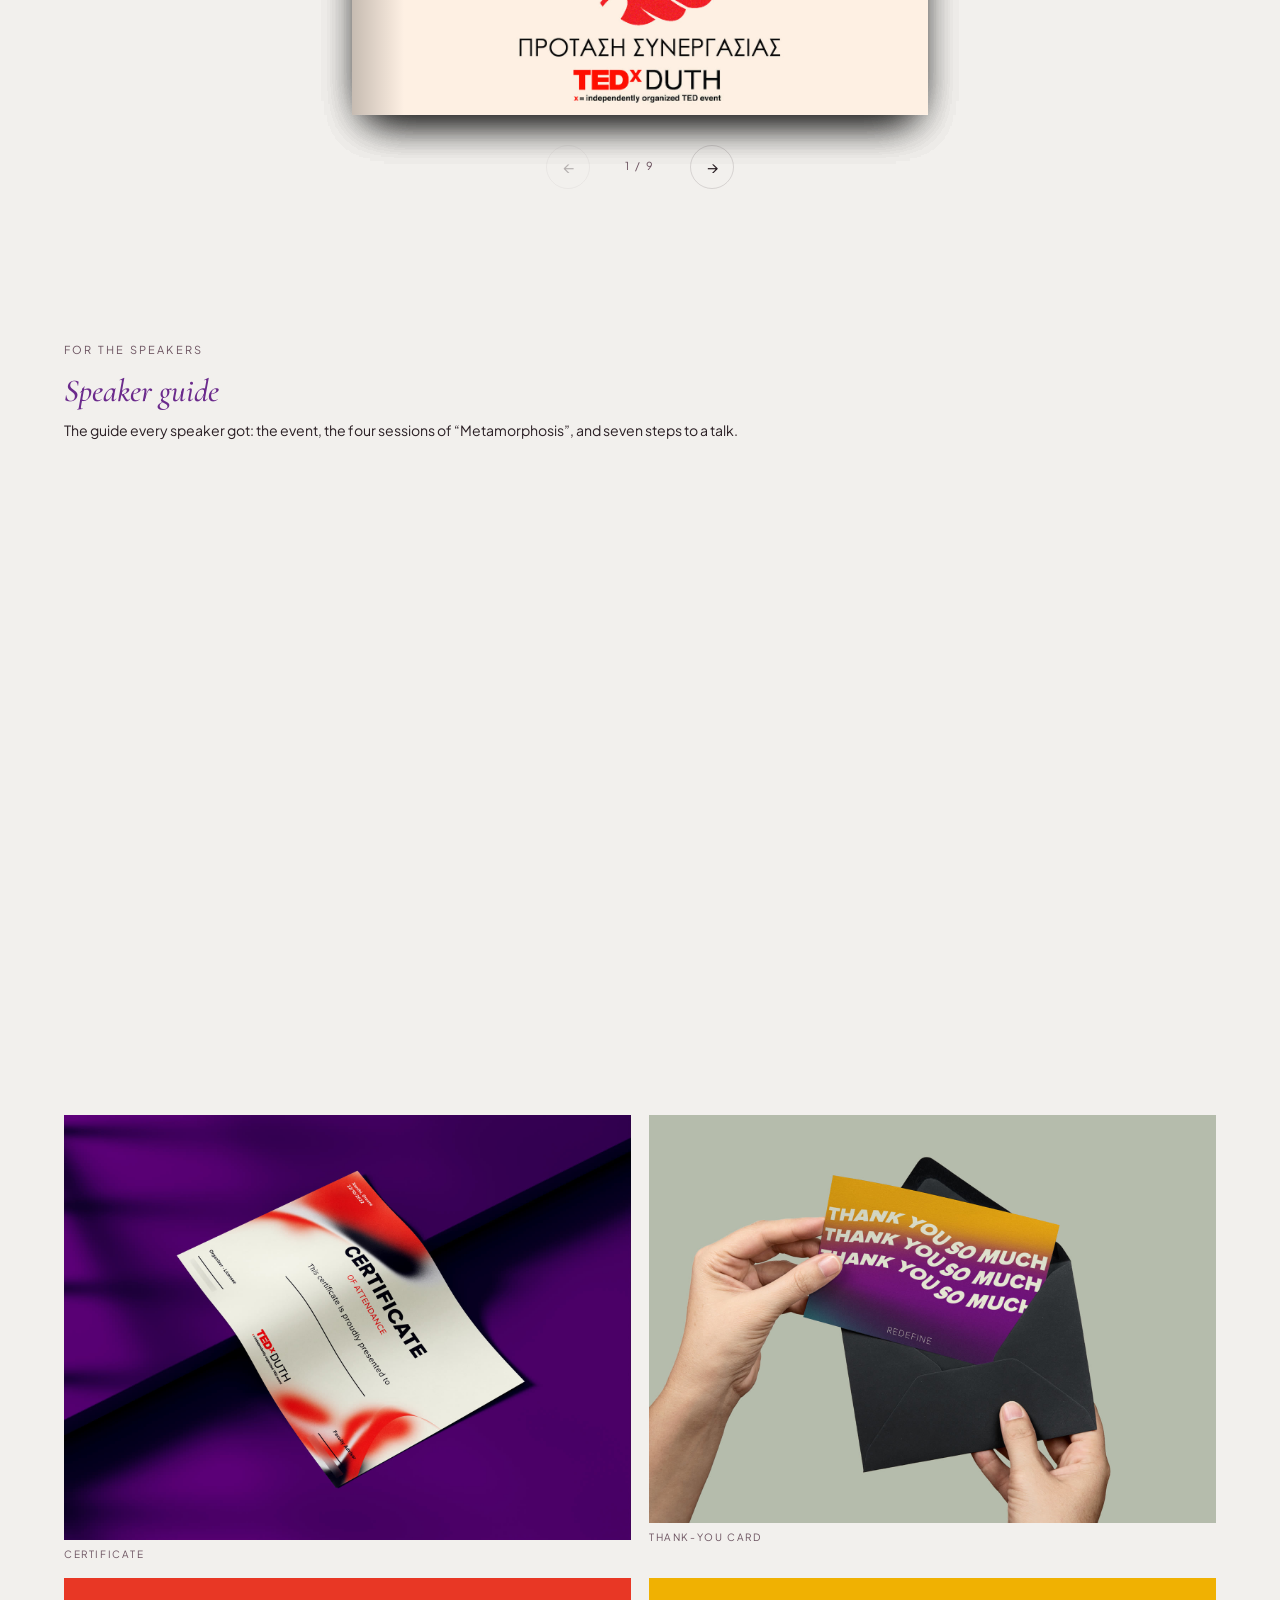
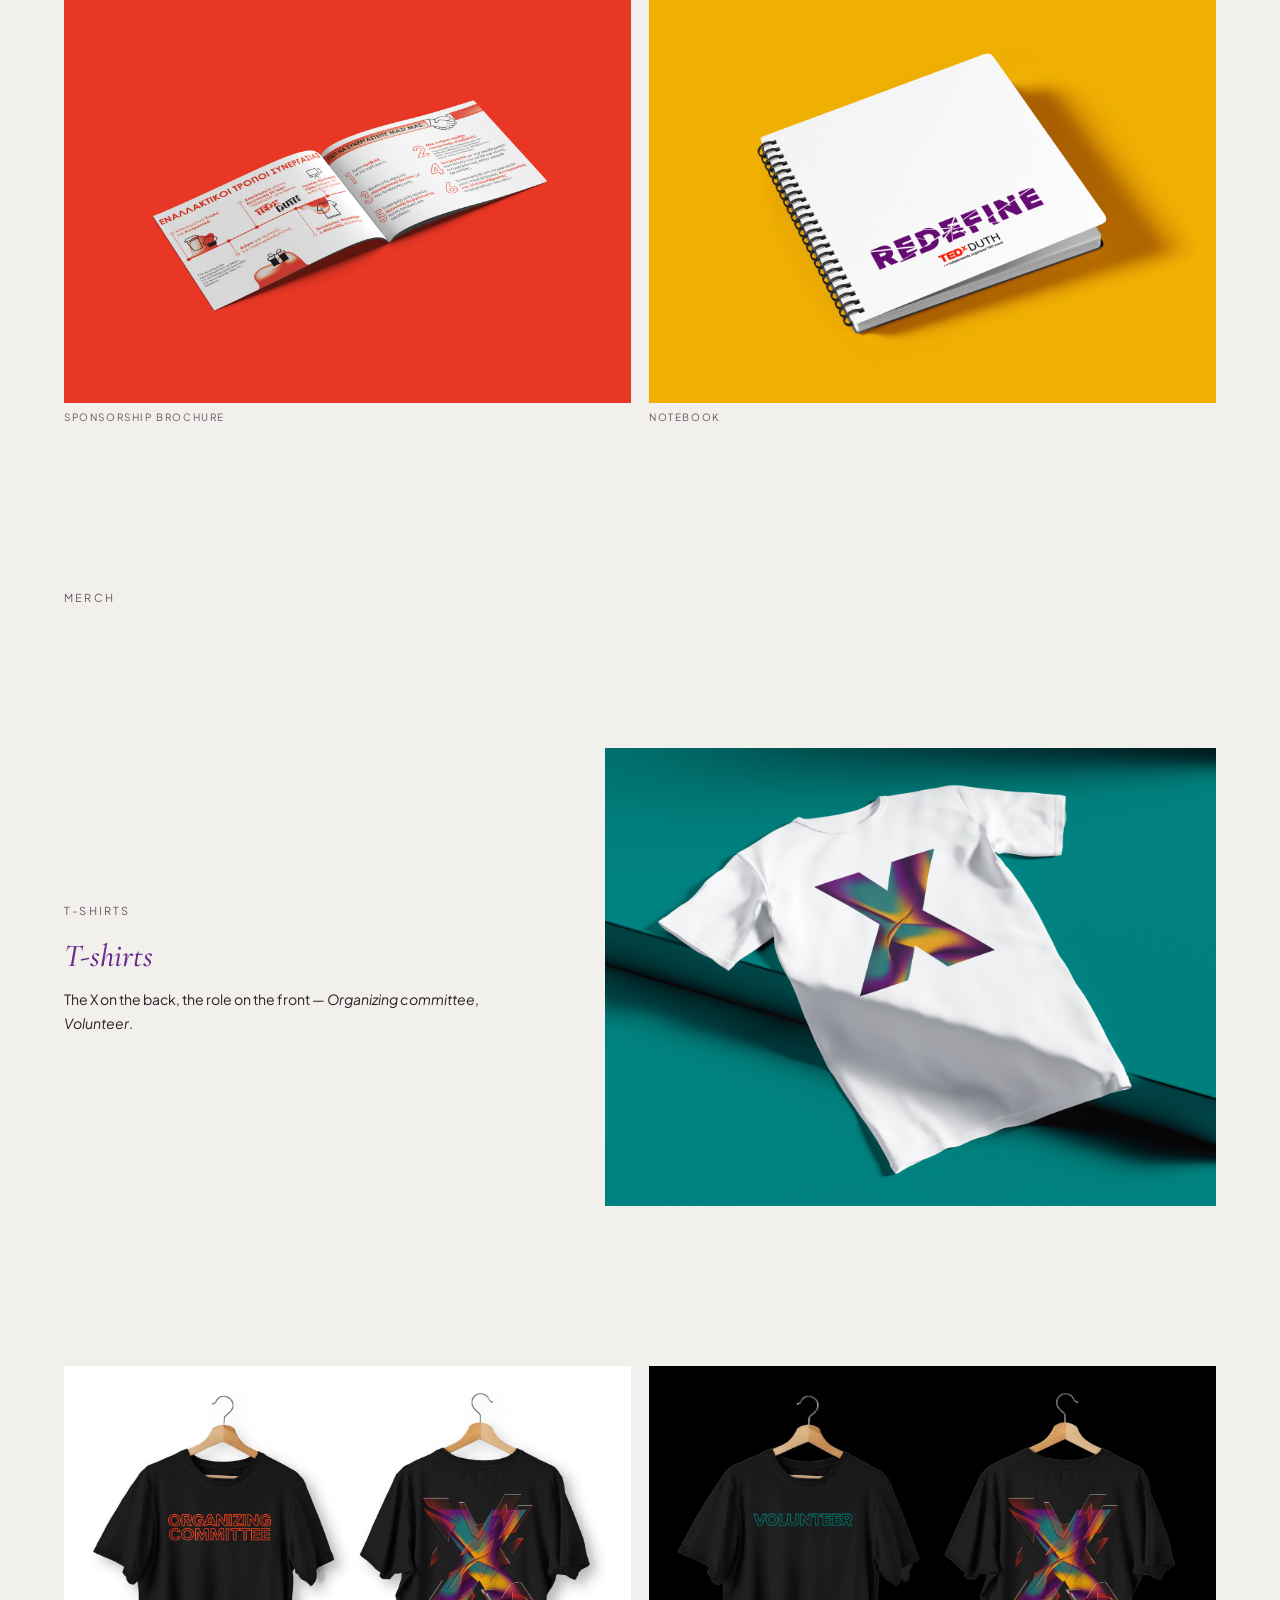
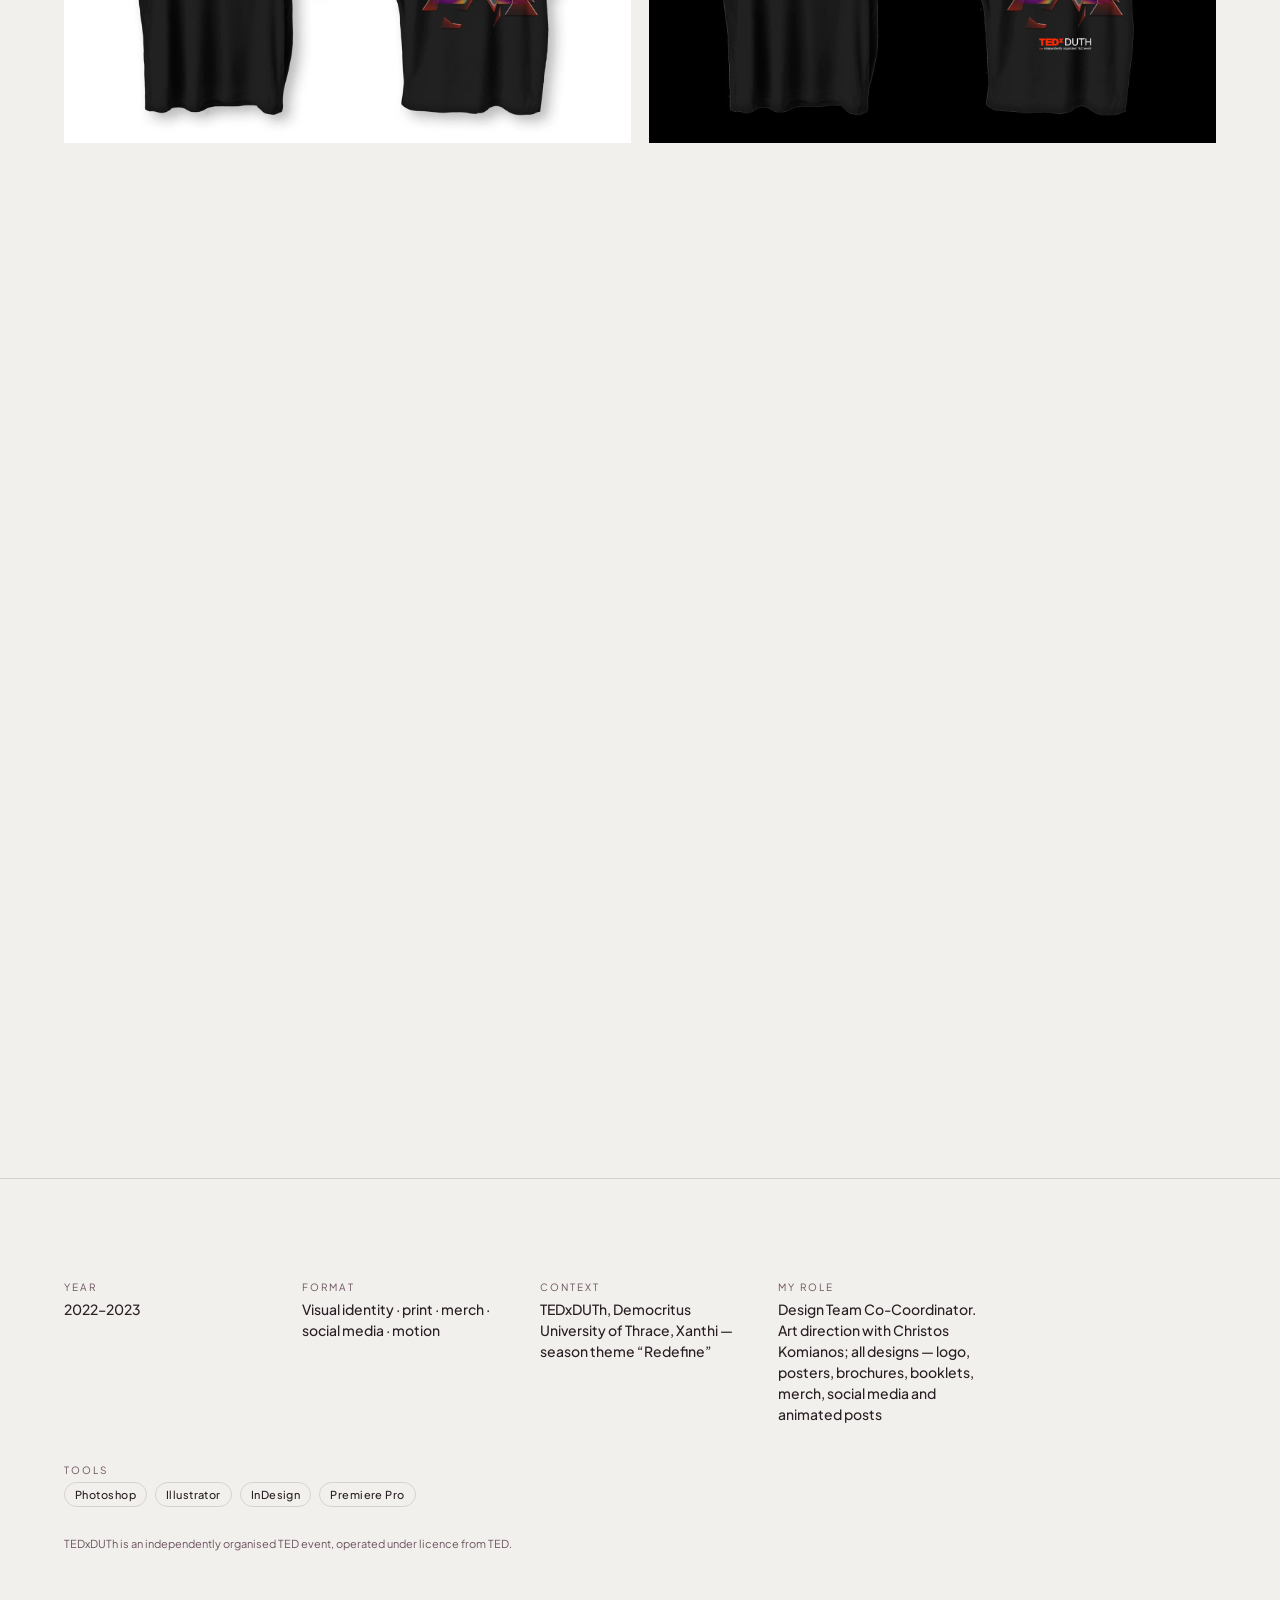
<file: work/tedx-duth/index.html>
<!doctype html>
<html lang="en">
<head>
<meta charset="utf-8">
<meta name="viewport" content="width=device-width,initial-scale=1">
<title>TEDxDUTh — REDEFINE — Voula Evangelia</title>
<meta name="description" content="TEDxDUTh 2022 — REDEFINE. Art direction (with Christos Komianos) and the full visual identity by Voula Evangelia, Design Team Co-Coordinator: logo, posters, speaker campaign, booklets, merch and social media.">
<meta property="og:title" content="TEDxDUTh — REDEFINE — Voula Evangelia">
<meta property="og:description" content="An X that shatters like glass: the identity of a TEDx season, from the logo to the last thank-you card.">
<meta property="og:image" content="img/hero.jpg">
<meta name="theme-color" content="#f2f0ed">
<script>document.documentElement.classList.add('js'); try { if (localStorage.getItem('pf-theme') === 'dark') document.documentElement.dataset.theme = 'dark'; } catch (e) {}</script>
<link rel="preconnect" href="https://fonts.googleapis.com">
<link rel="preconnect" href="https://fonts.gstatic.com" crossorigin>
<link href="https://fonts.googleapis.com/css2?family=Cormorant+Garamond:ital,wght@0,400;0,500;1,400;1,500&family=DM+Mono:wght@400&family=Plus+Jakarta+Sans:wght@400;500;600&display=swap" rel="stylesheet">
<link rel="preload" as="image" href="img/hero.jpg">
<link rel="stylesheet" href="../project.css">
<style>
  /* TEDxDUTh REDEFINE: the identity's deep purple is the accent (the gradient runs purple → teal → saffron) */
  :root { --accent:#6b2a8c; --title-size:clamp(84px,17vw,380px); --title-size-m:21vw; }
  :root[data-theme="dark"] { --accent:#d3a1f0; }
  .grid .sq { aspect-ratio:1; }
  .grid .tall { aspect-ratio:9/16; }
  .grid .a4 { aspect-ratio:1754/2480; }
  .grid .on-tone.sq img { max-height:100%; }
  .palette { display:flex; gap:0; margin:22px 0 0; height:44px; max-width:420px; }
  .palette i { flex:1; background:var(--c); }
  .numbers { display:grid; grid-template-columns:repeat(4,1fr); gap:clamp(16px,3vw,48px); padding:clamp(36px,5vw,72px) var(--pad) 0; margin:0; }
  .numbers div { border-top:1px solid var(--line); padding-top:14px; }
  .numbers dt { font:italic 500 clamp(40px,5vw,80px)/1 var(--serif); color:var(--accent); }
  .numbers dd { margin:8px 0 0; font-size:12px; letter-spacing:.12em; text-transform:uppercase; color:var(--muted); }
  @media (max-width:860px) { .numbers { grid-template-columns:repeat(2,1fr); } }
  /* Instagram posts: keep 3 per row on phones too, like the feed, so the continuous design reads across posts */
  @media (max-width:820px) {
    .grid.feed { gap:3px; }
    .grid.feed .w4 { grid-column:span 4; }
    .grid.feed + .grid.feed { padding-top:0; margin-top:calc(3px - clamp(40px,6vw,90px)); }
  }
</style>
</head>
<body>

<a class="back" href="../../#work" aria-label="Back to the portfolio">← back</a>

<header class="hero">
  <img src="img/hero.jpg" alt="The TEDxDUTh programme booklet open on a saffron background: purple, teal and gold ribbons of colour flow across the pages.">
  <div class="meta l caps">art direction · visual identity<br>tedxduth 2022 — “redefine”</div>
  <div class="meta r caps">2022–2023<br>xanthi, greece</div>
  <h1>TEDxDUTh</h1>
</header>

<section class="band">
  <div class="who rv">
    <b>Voula Evangelia</b>
    <span class="role">[ design team co-coordinator · art direction · visual identity · print · merch · social · motion ]</span>
    <span class="name">TEDxDUTh — Redefine</span>
  </div>
  <div class="txt rv">
    <p><b>TEDxDUTh</b> is the independently organised TED event of the Democritus University of Thrace, in Xanthi — run entirely by students, with its own speakers, workshops and performances every year.</p>
    <p>For the 2022 season, themed <b>REDEFINE</b>, I co-coordinated the design team. Christos Komianos and I set the art direction for the year; from there, I designed the identity and everything that carried it — the logo, the posters, the speaker campaign, the booklets, the merch and the social media.</p>
  </div>
</section>


<!-- ───────── the idea ───────── -->
<header class="sec">
  <p class="caps">identity</p>
  <h2 class="rv">The logo</h2>
</header>

<div class="row">
  <figure class="rv"><img src="img/logo.jpg" loading="lazy" alt="The final logo: the TEDx ‘X’ filled with a purple, teal and saffron gradient, shattering into shards of glass."></figure>
  <div class="txt rv">
    <span class="n caps">the art direction</span>
    <h3>The final logo</h3>
    <p>The TEDx X, shattering like glass, filled with the season’s gradient.</p>
    <div class="palette" aria-label="Palette: purple, teal, saffron, red, paper"><i style="--c:#4b1d6b"></i><i style="--c:#1f6f6f"></i><i style="--c:#e9a21a"></i><i style="--c:#e62b1e"></i><i style="--c:#efe9d8"></i></div>
  </div>
</div>


<!-- ───────── the main event ───────── -->
<header class="sec">
  <p class="caps">the main event</p>
  <h2 class="rv">Main event poster</h2>
</header>

<div class="row flip">
  <figure class="duo rv"><img src="img/poster.jpg" loading="lazy" alt="The main event poster: ‘REDEFINE’ in outlined letters over a melting purple-to-gold shape, the TEDxDUTh logo and event details below."><img src="img/poster-2.jpg" loading="lazy" alt="A second version of the poster, the word broken down the side: RE / DE / FI / NE."></figure>
  <div class="txt rv">
    <span class="n caps">the poster</span>
    <h3>22 October 2022</h3>
  </div>
</div>

<!-- ───────── the speakers ───────── -->
<header class="sec">
  <p class="caps">the speakers</p>
  <h2 class="rv">Speaker announcements</h2>
</header>

<section class="grid" aria-label="Speaker announcements, animated">
  <figure class="w4 sq rv"><video data-loop muted playsinline loop preload="none" poster="img/loop-speaker-2.jpg" src="img/loop-speaker-2.mp4" aria-label="Animated speaker post: a split purple-and-gold portrait of Katerina Bobota, ‘main event speaker’."></video></figure>
  <figure class="w4 sq rv"><video data-loop muted playsinline loop preload="none" poster="img/loop-speaker-3.jpg" src="img/loop-speaker-3.mp4" aria-label="Animated speaker post: Akis Apostolidis."></video></figure>
  <figure class="w4 sq rv"><video data-loop muted playsinline loop preload="none" poster="img/loop-speaker-4.jpg" src="img/loop-speaker-4.mp4" aria-label="Animated speaker post: Athanasios Alexopoulos."></video></figure>
  <figure class="w6 sq rv"><video data-loop muted playsinline loop preload="none" poster="img/loop-speaker-5.jpg" src="img/loop-speaker-5.mp4" aria-label="Animated speaker post: Vivi Anthopoulou."></video></figure>
  <figure class="w6 sq rv"><video data-loop muted playsinline loop preload="none" poster="img/loop-speaker-6.jpg" src="img/loop-speaker-6.mp4" aria-label="Animated speaker post: Giannis Korfiatis."></video></figure>
</section>

<section class="grid" aria-label="Programme and performances">
  <figure class="w3 sq rv"><img src="img/programme-1.jpg" loading="lazy" alt="Programme post: ‘PROGRAMME’ in huge outlined letters over a purple gradient."><figcaption>programme</figcaption></figure>
  <figure class="w3 sq rv"><img src="img/programme-2.jpg" loading="lazy" alt="Programme post: the schedule of the day, times and talks, over the gradient ribbon."><figcaption>schedule</figcaption></figure>
  <figure class="w3 sq rv"><img src="img/perf-dorian.jpg" loading="lazy" alt="Performance post: a guitarist cut out in purple and gold, ‘Dorian Shroom’ in outlined type."><figcaption>performance</figcaption></figure>
  <figure class="w3 sq rv"><img src="img/perf-improv.jpg" loading="lazy" alt="Performance post: two theatre masks in iridescent colours for the improv group."><figcaption>performance</figcaption></figure>
</section>

<!-- ───────── the season ───────── -->
<header class="sec">
  <p class="caps">the season</p>
  <h2 class="rv">Workshops &amp; pre-events</h2>
</header>

<div class="row">
  <figure class="rv"><img src="img/insta-mock.jpg" loading="lazy" alt="Instagram mockup: three workshop posts in a row — hands reaching through a gradient, a man in a suit among floating spheres, a collage head."></figure>
  <div class="txt rv">
    <span class="n caps">social media</span>
    <h3>Instagram posts</h3>
    <p>Posts for the workshops, the pre-events and the recruitment campaign.</p>
  </div>
</div>

<section class="grid feed" aria-label="Workshop and pre-event posts">
  <figure class="w4 sq rv"><img src="img/career-1.jpg" loading="lazy" alt="Career post, part one: a purple-green briefcase, ‘companies such as Thrace Group, ena and more’."></figure>
  <figure class="w4 sq rv"><img src="img/career-2.jpg" loading="lazy" alt="Career post, part two: the briefcase continues over a gradient sphere, ‘TEDxDUTh Career’."></figure>
  <figure class="w4 sq rv"><img src="img/workshop-2.jpg" loading="lazy" alt="Workshop post: ‘Educational Robotics’, a running robot through a gradient sphere."></figure>
  <figure class="w4 sq rv"><img src="img/leadership.jpg" loading="lazy" alt="Workshop post: ‘Redefining Leadership’, two hands reaching out of gradient portals."></figure>
  <figure class="w4 sq rv"><img src="img/workshop-1.jpg" loading="lazy" alt="Workshop post: a man in a suit with a lightbulb head among gradient spheres, ‘entrepreneurship’."></figure>
  <figure class="w4 sq rv"><img src="img/workshop-4.jpg" loading="lazy" alt="Workshop post: a collage face held by an iridescent hand, ‘self-esteem’."></figure>
  <figure class="w4 sq rv"><img src="img/pre-komotini.jpg" loading="lazy" alt="Pre-event post: ‘Xploration’, a paper plane flying through the X."></figure>
  <figure class="w4 sq rv"><img src="img/workshop-6.jpg" loading="lazy" alt="Workshop post: ‘Redefining Education’, a graduation cap melting into the gradient."></figure>
  <figure class="w4 sq rv"><img src="img/workshop-5.jpg" loading="lazy" alt="Workshop post: ‘Green Deal, Circular Economy, Recycling’ in bold stencil letters."></figure>
</section>

<section class="grid feed" aria-label="Recruitment posts">
  <figure class="w4 sq rv"><img src="img/recruit-3.webp" loading="lazy" alt="Post: ‘Thank you for applying!’ — a black-and-white stack of files on the gradient. ‘Applications are closed’."></figure>
  <figure class="w4 sq rv"><img src="img/recruit-2.webp" loading="lazy" alt="Recruitment post: ‘We’re looking for new members’ — a vintage woman looking through a magnifying glass. ‘Join us as coordinator’."></figure>
  <figure class="w4 sq rv"><img src="img/recruit-1.webp" loading="lazy" alt="Recruitment post: ‘We are recruiting!’ — a vintage black-and-white man shouting into a megaphone, over the purple gradient. ‘Join the organizing committee’."></figure>
</section>

<section class="grid" aria-label="The Instagram feed">
  <figure class="w12 rv"><img src="img/insta-scroll.webp" loading="lazy" alt="Mockup: a phone showing the TEDxDUTh Instagram profile, the feed unrolling out of the screen like a long ribbon of posts, on teal."></figure>
</section>

<!-- ───────── print ───────── -->
<header class="sec">
  <p class="caps">print</p>
  <h2 class="rv">Print</h2>
</header>

<div class="row">
  <figure class="rv"><img src="img/mag-mock.jpg" loading="lazy" alt="The booklet, closed and open, on a red background: the speakers’ page with gradient ribbons."></figure>
  <div class="txt rv">
    <span class="n caps">the booklet</span>
    <h3>Survival guide</h3>
    <p>The booklet every guest got on the day: speakers, programme, map and sponsors.</p>
  </div>
</div>

<section class="grid" aria-label="Survival guide pages">
  <figure class="w3 a4 rv"><img src="img/guide-1.jpg" loading="lazy" alt="Cover: ‘Survival Guide’, purple and gold gradient."></figure>
  <figure class="w3 a4 rv"><img src="img/guide-4.jpg" loading="lazy" alt="Page: the organising committee by department."></figure>
  <figure class="w3 a4 rv"><img src="img/guide-5.jpg" loading="lazy" alt="Page: the speakers, split portraits on the paper tone."></figure>
  <figure class="w3 a4 rv"><img src="img/guide-6.jpg" loading="lazy" alt="Page: the programme, with the ribbon running through it."></figure>
  <figure class="w3 a4 rv"><img src="img/guide-7.jpg" loading="lazy" alt="Page: ‘Redefine’ text page with gradient ribbons."></figure>
  <figure class="w3 a4 rv"><img src="img/guide-9.jpg" loading="lazy" alt="Page: map of the venue."></figure>
  <figure class="w3 a4 rv"><img src="img/guide-8.jpg" loading="lazy" alt="Back page: ‘Next stop TEDxDUTh’, with a QR code."></figure>
  <figure class="w3 a4 rv"><img src="img/guide-2.jpg" loading="lazy" alt="Page: ‘Thanks to’ — the sponsors."></figure>
</section>

<section class="flipsec">
  <div class="txt rv">
    <span class="n caps">the partnership proposal</span>
    <h3>Partnership proposal</h3>
    <p>The booklet we sent to sponsors: who we are, what TEDx is, the sponsorship levels and how to work with us. Click or swipe to turn the pages.</p>
  </div>
  <div class="flipbook rv" data-flipbook data-ratio="2481/1749" aria-label="The partnership proposal booklet, 9 pages" data-pages="img/fr-1.jpg img/fr-2.jpg img/fr-3.jpg img/fr-4.jpg img/fr-5.jpg img/fr-6.jpg img/fr-7.jpg img/fr-8.jpg img/fr-9.jpg"></div>
</section>

<section class="flipsec">
  <div class="txt rv">
    <span class="n caps">for the speakers</span>
    <h3>Speaker guide</h3>
    <p>The guide every speaker got: the event, the four sessions of “Metamorphosis”, and seven steps to a talk.</p>
  </div>
  <div class="flipbook rv" data-flipbook data-ratio="2481/1749" aria-label="The speaker guide booklet, 16 pages" data-pages="img/sg-1.jpg img/sg-2.jpg img/sg-3.jpg img/sg-4.jpg img/sg-5.jpg img/sg-6.jpg img/sg-7.jpg img/sg-8.jpg img/sg-9.jpg img/sg-10.jpg img/sg-11.jpg img/sg-12.jpg img/sg-13.jpg img/sg-14.jpg img/sg-15.jpg img/sg-16.jpg"></div>
</section>

<section class="grid" aria-label="More print">
  <figure class="w6 rv"><img src="img/certificate.jpg" loading="lazy" alt="Certificate of attendance on a purple background."><figcaption>certificate</figcaption></figure>
  <figure class="w6 rv"><img src="img/thanks.jpg" loading="lazy" alt="A thank-you card pulled out of a black envelope: ‘thank you so much’ repeated on the gradient."><figcaption>thank-you card</figcaption></figure>
  <figure class="w6 rv"><img src="img/brochure-mock.jpg" loading="lazy" alt="The sponsorship brochure open on a red background."><figcaption>sponsorship brochure</figcaption></figure>
  <figure class="w6 rv"><img src="img/notebook.jpg" loading="lazy" alt="A spiral notebook with ‘REDEFINE’ on the cover, on saffron yellow."><figcaption>notebook</figcaption></figure>
</section>

<!-- ───────── merch ───────── -->
<header class="sec">
  <p class="caps">merch</p>
  <h2 class="rv">Merch</h2>
</header>

<div class="row flip">
  <figure class="rv"><img src="img/tee-mock.jpg" loading="lazy" alt="A white t-shirt with the gradient X printed large, on teal."></figure>
  <div class="txt rv">
    <span class="n caps">t-shirts</span>
    <h3>T-shirts</h3>
    <p>The X on the back, the role on the front — <i>Organizing committee</i>, <i>Volunteer</i>.</p>
  </div>
</div>

<section class="grid" aria-label="T-shirts">
  <figure class="w6 rv"><img src="img/tee-4.jpg" loading="lazy" alt="Black t-shirts: ‘Organizing committee’ on the front, the gradient X on the back."></figure>
  <figure class="w6 rv"><img src="img/tee-3.jpg" loading="lazy" alt="Black t-shirts: ‘Volunteer’ on the front, the gradient X on the back."></figure>
</section>

<div class="row">
  <figure class="rv"><img src="img/stickers.webp" loading="lazy" alt="Two die-cut stickers: the shattered gradient X with its glass shards, and the TEDxDUTh wordmark with ‘x = independently organized TED event’."></figure>
  <div class="txt rv">
    <span class="n caps">stickers</span>
    <h3>Stickers</h3>
    <p>The X and the TEDxDUTh logo, die-cut.</p>
  </div>
</div>

<section class="notes">
  <dl class="facts">
    <div><dt>Year</dt><dd>2022–2023</dd></div>
    <div><dt>Format</dt><dd>Visual identity · print · merch · social media · motion</dd></div>
    <div><dt>Context</dt><dd>TEDxDUTh, Democritus University of Thrace, Xanthi — season theme “Redefine”</dd></div>
    <div><dt>My role</dt><dd>Design Team Co-Coordinator. Art direction with Christos Komianos; all designs — logo, posters, brochures, booklets, merch, social media and animated posts</dd></div>
    <div class="tools"><dt>Tools</dt><dd><span>Photoshop</span><span>Illustrator</span><span>InDesign</span><span>Premiere Pro</span></dd></div>
  </dl>
  <p class="disclaimer">TEDxDUTh is an independently organised TED event, operated under licence from TED.</p>
</section>

<footer class="end">
  <img src="img/cover-fb.jpg" loading="lazy" alt="">
  <div class="links">
    <a href="../../#work">← back to my work</a>
    <a class="next" href="../drt/" data-file="drt_argo.png" data-img="drt">next project — DRT →</a>
  </div>
</footer>

<script src="../project.js" defer></script>
</body>
</html>
</file>
<file: work/project.css>
/* ================================================================
   Shared template for every project page (work/<name>/index.html).
   Same ground, type and rhythm as the portfolio's home page; each project
   only sets its own --accent (and, if it wants, a --hero-tint).
   Structure: hero → band (brief) → full image / rows / grid → film → notes → end
   ================================================================ */
:root {
  --bg:#f2f0ed; --bg2:#e9e6e2; --ink:#2a1f24; --muted:#6c5360; --line:rgba(42,31,36,.14);
  --accent:#d4447c;                                   /* overridden per project */
  --serif:"Cormorant Garamond","EB Garamond",Georgia,serif;
  --sans:"Plus Jakarta Sans","Manrope",system-ui,sans-serif;
  --mono:"DM Mono",ui-monospace,monospace;
  --pad:clamp(20px,5vw,72px);
}
:root[data-theme="dark"] { --bg:#141215; --bg2:#1c181d; --ink:#f5e8ee; --muted:#c3abb8; --line:rgba(245,232,238,.14); }
* { box-sizing:border-box; }
html { scroll-behavior:smooth; background:#17101a; }   /* the dark of the "opening <file>…" overlay, so the page develops out of it */
body { margin:0; background:var(--bg); color:var(--ink); font-family:var(--sans); -webkit-font-smoothing:antialiased; }
img { display:block; max-width:100%; }
a { color:inherit; }
.caps { font:400 11px/1.5 var(--sans); letter-spacing:.2em; text-transform:uppercase; }
:focus-visible { outline:2px solid var(--accent); outline-offset:3px; }

/* page change: fades in from the portfolio's dark overlay */
@view-transition { navigation:auto; }
@media (prefers-reduced-motion: no-preference) { body { animation:develop .9s ease both; } }
@keyframes develop { from { opacity:0; } }

/* reveal on scroll */
.js .rv { opacity:0; transform:translateY(26px); transition:opacity 1s ease, transform 1s cubic-bezier(.2,.7,.2,1); }
.js .rv.in { opacity:1; transform:none; }
@media (prefers-reduced-motion: reduce) { .js .rv { opacity:1; transform:none; transition:none; } html { scroll-behavior:auto; } }

/* back to the portfolio */
.back { position:fixed; z-index:20; left:18px; bottom:18px; font:400 10px/1 var(--sans); letter-spacing:.18em; text-transform:uppercase; text-decoration:none;
  color:var(--ink); background:color-mix(in srgb, var(--bg) 82%, transparent); backdrop-filter:blur(10px); -webkit-backdrop-filter:blur(10px);
  border:1px solid var(--line); padding:11px 15px; border-radius:99px; }
.back:hover { background:var(--bg); }
/* dark / light switch, top right (same pill look as "back") */
.theme-toggle { position:fixed; z-index:20; top:18px; right:18px; width:38px; height:38px; padding:0; display:flex; align-items:center; justify-content:center; cursor:pointer;
  color:var(--ink); background:color-mix(in srgb, var(--bg) 82%, transparent); backdrop-filter:blur(10px); -webkit-backdrop-filter:blur(10px); border:1px solid var(--line); border-radius:99px; }
.theme-toggle:hover { background:var(--bg); }
.theme-toggle svg { width:17px; height:17px; }
.hero .meta.r { right:max(var(--pad), 72px) !important; }   /* keep the cover's top-right words clear of the switch */
@media (max-width:820px) { .theme-toggle { top:12px; right:12px; width:34px; height:34px; } .hero .meta.r { right:56px !important; } }
.back { transition:opacity .4s ease, transform .4s ease, visibility 0s; }
.back.away { opacity:0; transform:translateY(8px); visibility:hidden; pointer-events:none; transition:opacity .4s ease, transform .4s ease, visibility 0s .4s; }

/* going back: the portfolio's loading screen — the same turning ✦ in the same place (view-transition-name keeps it put) */
.curtain { position:fixed; left:0; top:0; width:100vw; height:100vh; z-index:30; display:flex; align-items:center; justify-content:center; background:#f2f0ed; color:#2a1f24; pointer-events:none; }
.curtain.dark { background:#141215; color:#f5e8ee; }
.curtain span { display:block; width:26px; height:26px; view-transition-name:moment; }
.curtain svg { display:block; width:100%; height:100%; animation:twinkle 1.6s ease-in-out infinite; }
@keyframes twinkle { 0% { transform:rotate(0) scale(.8); opacity:.55; } 50% { transform:rotate(180deg) scale(1.08); opacity:1; } 100% { transform:rotate(360deg) scale(.8); opacity:.55; } }
@media (prefers-reduced-motion: reduce) { .curtain svg { animation:none; } }

/* next project: the portfolio's "opening <file>…" overlay */
.opening { position:fixed; inset:0; z-index:30; display:flex; align-items:center; justify-content:center; pointer-events:none; background:#17101a;
  font:400 11px/1 var(--mono); letter-spacing:.18em; text-transform:lowercase; color:rgba(255,240,246,.78); }

/* 1 · hero: full-bleed cover, huge italic title sitting on the bottom edge */
.hero { position:relative; height:100svh; min-height:540px; overflow:hidden; background:#17101a; color:#fbf7f4; }
.hero > img { position:absolute; inset:0; width:100%; height:100%; object-fit:cover; }
.hero::before { content:""; position:absolute; inset:0; z-index:1; background:var(--hero-tint, transparent); mix-blend-mode:multiply; }
.hero::after { content:""; position:absolute; inset:0; z-index:1; background:linear-gradient(180deg, rgba(20,14,18,.42), rgba(20,14,18,0) 30%, rgba(20,14,18,0) 55%, rgba(20,14,18,.45)); }
.hero .meta { position:absolute; z-index:2; top:24px; max-width:44vw; }
.hero .meta.l { left:var(--pad); } .hero .meta.r { right:var(--pad); text-align:right; }
.hero h1 { position:absolute; z-index:2; left:0; right:0; bottom:-.13em; margin:0; text-align:center; white-space:nowrap;
  font:italic 500 var(--title-size, clamp(96px,24vw,420px))/.8 var(--serif); letter-spacing:-.035em; color:#fbf7f4; }
/* long titles: one line on laptops/desktops; <br class="m"> breaks them only on phones */
.hero h1 br.m { display:none; }

/* 2 · band: who / role on the left, the brief on the right */
.band { padding:clamp(40px,6vw,88px) var(--pad); display:grid; grid-template-columns:minmax(210px,1fr) 2.1fr; gap:28px clamp(28px,6vw,96px); }
.band .who { display:flex; flex-direction:column; gap:6px; }
.band .who b { font:500 clamp(15px,1.5vw,19px)/1.2 var(--sans); letter-spacing:.1em; text-transform:uppercase; }
.band .who .role { font-size:10px; letter-spacing:.16em; color:var(--muted); text-transform:uppercase; }
.band .who .name { margin-top:auto; padding-top:36px; font:600 13px var(--sans); letter-spacing:.14em; color:var(--accent); text-transform:uppercase; }
.band p { margin:0 0 24px; font:400 clamp(14px,1.15vw,16.5px)/1.6 var(--sans); max-width:68ch; }
.band p:last-child { margin:0; }
.band p b { font-weight:600; letter-spacing:.04em; }

/* section heading (idea / direction / result …) */
.sec { padding:clamp(48px,7vw,104px) var(--pad) 0; }
.sec .caps { color:var(--muted); margin:0; }
.sec h2 { margin:10px 0 0; font:italic 500 clamp(30px,3.6vw,54px)/1.05 var(--serif); }

.full { margin:0; }
.full img { width:100%; height:min(94vh,66vw); object-fit:cover; }

/* rows: an image beside a short text, alternating sides */
.row { display:grid; grid-template-columns:1.3fr 1fr; align-items:center; gap:clamp(24px,5.5vw,96px); padding:clamp(40px,6.5vw,104px) var(--pad); }
.row.flip { grid-template-columns:1fr 1.3fr; } .row.flip figure { order:2; }
.row figure { margin:0; position:relative; }
.row figure img { width:100%; }
.row figure:not(.duo) img { width:auto; max-width:100%; max-height:88vh; margin:0 auto; }   /* tall posters stay within one screen */
.row .txt h3 { margin:0 0 14px; font:italic 500 clamp(24px,2.5vw,36px)/1.15 var(--serif); color:var(--accent); }
.row .txt p { margin:0 0 16px; font:400 clamp(14px,1.1vw,16px)/1.65 var(--sans); max-width:52ch; }
.row .txt .n { display:block; margin-bottom:18px; color:var(--muted); }
/* a second image tucked under the corner of the first */
.row figure.duo { padding-bottom:28%; }
.row figure.duo img + img { position:absolute; right:-5%; bottom:0; width:40%; border:8px solid var(--bg); }
.row.flip figure.duo img + img { right:auto; left:-5%; }

/* grid of images (12 columns) */
.grid { display:grid; grid-template-columns:repeat(12,1fr); gap:clamp(10px,1.4vw,20px); padding:clamp(40px,6vw,90px) var(--pad); }
.grid figure { margin:0; } .grid img { width:100%; height:100%; object-fit:cover; }
.grid .w3 { grid-column:span 3; } .grid .w4 { grid-column:span 4; }
/* silent loops (play only while on screen — see project.js) */
.grid video, .row figure video { display:block; width:100%; height:100%; object-fit:cover; background:var(--bg2); }
.row figure video { height:auto; max-height:88vh; width:auto; max-width:100%; margin:0 auto; }
/* a quiet note (e.g. "student proposal, not affiliated") */
.disclaimer { margin:28px 0 0; font-size:11px; line-height:1.6; color:var(--muted); max-width:70ch; } .grid .w5 { grid-column:span 5; } .grid .w6 { grid-column:span 6; } .grid .w7 { grid-column:span 7; } .grid .w8 { grid-column:span 8; } .grid .w12 { grid-column:span 12; }
.grid figcaption { margin-top:8px; font-size:10px; letter-spacing:.16em; text-transform:uppercase; color:var(--muted); }
/* a captioned figure grows to fit its caption: the picture keeps its own height, so the next row never covers the caption */
.grid figure:has(> figcaption):not(.on-tone) { aspect-ratio:auto !important; height:auto; }
.grid figure:has(> figcaption):not(.on-tone) > img { height:auto; }
.grid .on-tone { background:var(--bg2); display:flex; flex-direction:column; align-items:center; justify-content:center; padding:clamp(16px,3vw,48px); }
.grid .on-tone figcaption { align-self:flex-start; margin-top:14px; }   /* caption under the image, never beside it */
.grid .on-tone img { height:auto; object-fit:contain; }

/* film (YouTube loads only on play) */
.film { padding:clamp(56px,8vw,120px) var(--pad); text-align:center; }
.film .caps { color:var(--muted); margin:0 0 26px; }
.player { position:relative; width:min(980px,100%); aspect-ratio:var(--film-ratio, 16/9); margin:0 auto; background:#17101a; overflow:hidden; }
.player button { all:unset; cursor:pointer; position:absolute; inset:0; display:block; }
.player img, .player iframe { position:absolute; inset:0; width:100%; height:100%; object-fit:cover; border:0; }
.player .play { position:absolute; left:50%; top:74%; transform:translate(-50%,-50%); display:flex; align-items:center; gap:12px; padding:13px 22px 13px 18px; border-radius:99px;
  background:rgba(251,247,244,.92); color:#2a1f24; font:500 11px/1 var(--sans); letter-spacing:.18em; text-transform:uppercase; transition:transform .3s, background .3s; }
.player button:hover .play { transform:translate(-50%,-50%) scale(1.05); background:#fff; }
.player .play i { width:0; height:0; border-left:11px solid var(--accent); border-top:7px solid transparent; border-bottom:7px solid transparent; }
.film .yt { display:inline-block; margin-top:22px; color:var(--muted); font-size:11px; letter-spacing:.16em; text-transform:uppercase; }

/* notes: the facts, incl. my role said out loud */
.notes { padding:clamp(56px,8vw,120px) var(--pad); border-top:1px solid var(--line); }
.facts { margin:0; display:grid; grid-template-columns:repeat(auto-fit,minmax(170px,1fr)); gap:clamp(20px,3vw,48px); }   /* year · format · context · my role · tools */
.facts dt { font-size:10px; letter-spacing:.2em; text-transform:uppercase; color:var(--muted); margin-bottom:6px; }
.facts dd { margin:0; font:500 14px/1.5 var(--sans); }
/* tools: small pills on a row of their own, spread across the full width */
.facts .tools { grid-column:1 / -1; }
.facts .tools dd { display:flex; flex-wrap:wrap; gap:8px; }
.facts .tools dd span { padding:4px 10px; border:1px solid var(--line); border-radius:99px; font:500 11px/1.4 var(--sans); letter-spacing:.04em; }

/* one line under the cover: format ✦ year ✦ my role */
.strip { margin:0; padding:16px var(--pad); border-bottom:1px solid var(--line); color:var(--muted); font-size:10px; line-height:1.7; }
.strip i { font-style:normal; margin:0 12px; color:var(--accent); }

/* all work: every project as a small card, at the end of each page */
.all-work { padding:28px var(--pad) 90px; border-top:1px solid var(--line); margin:0 var(--pad); padding-left:0; padding-right:0; }
.all-work > .caps { margin:0 0 18px; color:var(--muted); }
.all-work ul { list-style:none; margin:0; padding:0; display:grid; grid-template-columns:repeat(4,1fr);   /* four to a row */ gap:clamp(10px,1.6vw,22px); text-align:left; }
.all-work a, .all-work span { display:flex; flex-direction:column; gap:4px; text-decoration:none; color:var(--ink); }
.end .all-work img { width:100%; height:auto; aspect-ratio:1; object-fit:cover; margin-bottom:6px; transition:transform .5s cubic-bezier(.2,.7,.2,1), opacity .3s; }
.all-work a:hover img { transform:scale(1.03); }
.all-work b { font:italic 500 clamp(17px,1.5vw,22px)/1.15 var(--serif); }
.all-work small { font-size:10px; letter-spacing:.16em; text-transform:uppercase; color:var(--muted); }
.all-work .here img { opacity:.4; }
.all-work .here small { color:var(--accent); }

/* end */
.end { text-align:center; }
.end img { width:100%; height:min(88vh,64vw); object-fit:cover; }
.end .links { padding:34px var(--pad) 40px; display:flex; flex-wrap:wrap; justify-content:center; gap:14px 34px; }
.end .links a { font-size:11px; letter-spacing:.2em; text-transform:uppercase; text-decoration:none; color:var(--muted); }
.end .links a:hover { color:var(--accent); }

@media (max-width:820px) {
  .band, .row, .row.flip { grid-template-columns:1fr; }
  .row.flip figure { order:0; }
  .band .who .name { padding-top:10px; }
  .facts { grid-template-columns:1fr 1fr; }
  .all-work ul { grid-template-columns:1fr 1fr; }
  .grid .w3 { grid-column:span 6; }
  .grid .w4, .grid .w5, .grid .w6, .grid .w7, .grid .w8 { grid-column:span 12; }
  .hero h1 { bottom:72px; font-size:var(--title-size-m, 30vw); white-space:normal; line-height:.86; }
  .hero h1 br.m { display:inline; }   /* phones: title fully in view, above the back button */
  .row figure.duo { padding-bottom:0; }
  .row figure.duo img + img, .row.flip figure.duo img + img { position:static; width:62%; margin:10px 0 0 auto; border:0; }
  .back { left:12px; bottom:12px; padding:10px 13px; }
}
@media (max-width:520px) { .facts { grid-template-columns:1fr; } .hero .meta { font-size:9.5px; } }

/* flipbook: a booklet you leaf through (see project.js) */
.flipsec { padding:clamp(40px,6vw,90px) var(--pad); }
.flipsec .txt { max-width:60ch; margin-bottom:clamp(24px,3vw,40px); }
.flipsec .txt .n { display:block; margin-bottom:14px; color:var(--muted); }
.flipsec .txt h3 { margin:0 0 10px; font:italic 500 clamp(24px,2.5vw,36px)/1.15 var(--serif); color:var(--accent); }
.flipsec .txt p { margin:0; font:400 clamp(14px,1.1vw,16px)/1.65 var(--sans); }
.flipbook { outline:none; }
.fb-book { position:relative; width:100%; aspect-ratio:calc(2 * var(--ratio)); perspective:2600px; cursor:pointer; user-select:none;
  transition:transform .9s cubic-bezier(.6,.05,.3,1); }
.flipbook.closed .fb-book { transform:translateX(-25%); }   /* the closed booklet sits centred */
.flipbook.end .fb-book { transform:translateX(25%); }
.fb-leaf { position:absolute; top:0; left:50%; width:50%; height:100%; transform-origin:left center; transform-style:preserve-3d;
  transition:transform .9s cubic-bezier(.6,.05,.3,1); }
.fb-leaf.turned { transform:rotateY(-180deg); }
.fb-face { position:absolute; inset:0; backface-visibility:hidden; -webkit-backface-visibility:hidden; overflow:hidden; background:#fff;
  box-shadow:0 18px 40px -18px rgba(0,0,0,.45); }
.fb-face img { display:block; width:100%; height:100%; object-fit:cover; pointer-events:none; }
.fb-back { transform:rotateY(180deg); }
.fb-front::after, .fb-back::after { content:""; position:absolute; top:0; bottom:0; width:9%; pointer-events:none; }   /* the fold */
.fb-front::after { left:0; background:linear-gradient(90deg, rgba(0,0,0,.22), transparent); }
.fb-back::after { right:0; background:linear-gradient(270deg, rgba(0,0,0,.22), transparent); }
.fb-nav { display:flex; align-items:center; justify-content:center; gap:18px; margin-top:clamp(18px,2.4vw,30px); }
.fb-nav button { width:44px; height:44px; border-radius:99px; border:1px solid var(--line); background:transparent; color:var(--ink); font:400 16px/1 var(--sans); cursor:pointer; }
.fb-nav button:disabled { opacity:.3; cursor:default; }
.fb-nav button:not(:disabled):hover { border-color:var(--accent); color:var(--accent); }
.fb-count { min-width:8ch; text-align:center; color:var(--muted); }
@media (prefers-reduced-motion:reduce) { .fb-leaf, .fb-book { transition:none; } }
</file>
